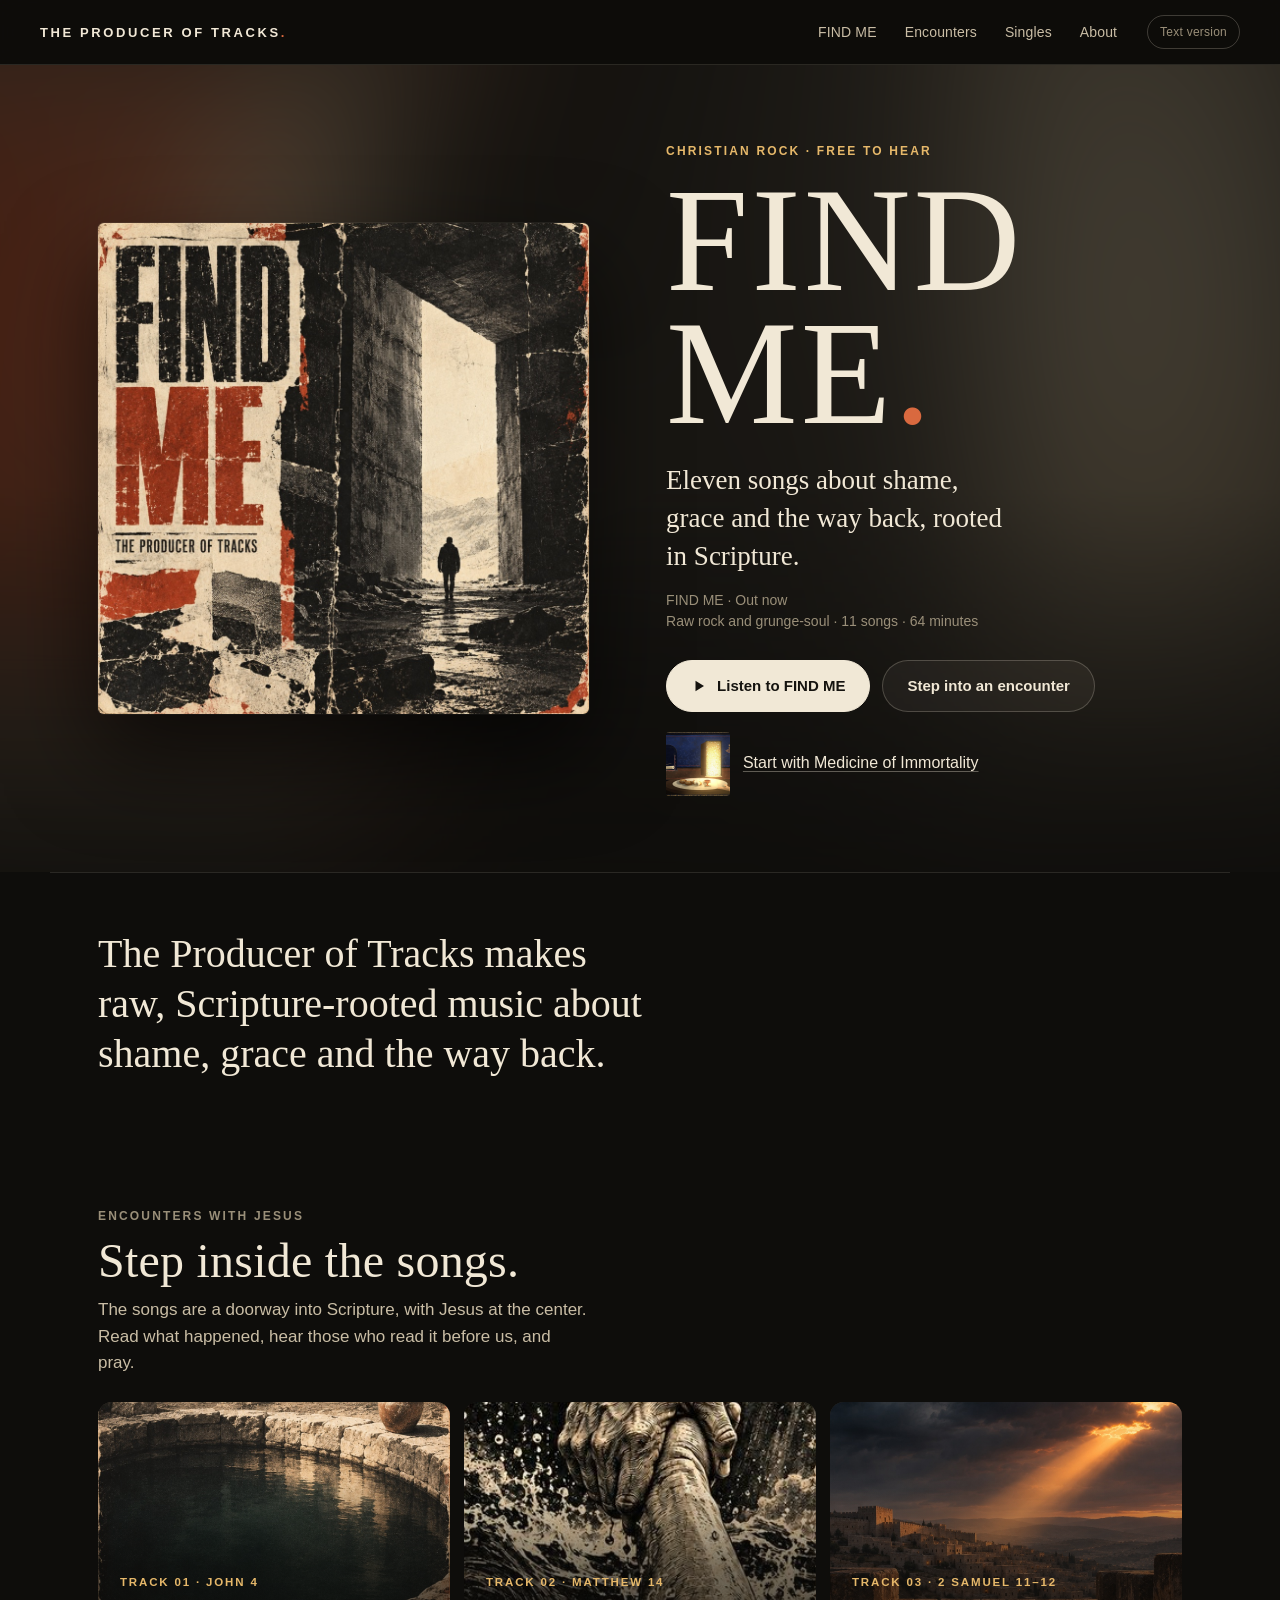
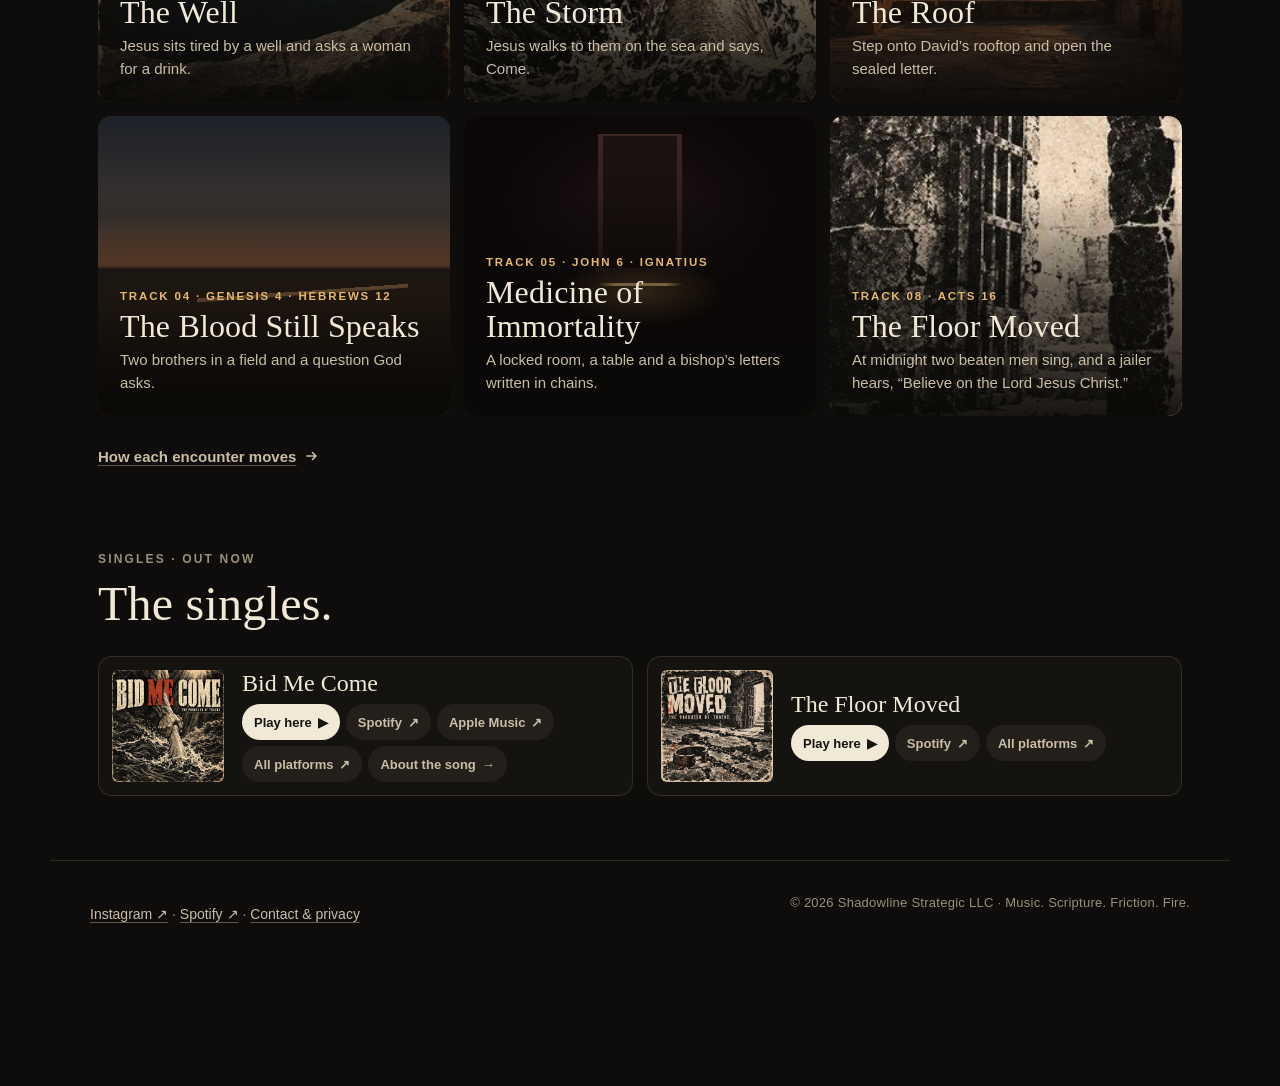
<file: index.html>
<!doctype html>
<html lang="en">
<head>
<meta charset="utf-8">
<meta http-equiv="Content-Security-Policy" content="default-src 'self'; script-src 'self' 'unsafe-inline'; style-src 'self' 'unsafe-inline'; img-src 'self' data: blob:; media-src 'self' blob:; font-src 'self' data:; connect-src 'self' https://tpot-listens.shadowline-strategic-llc.workers.dev; frame-src 'self' https://www.youtube-nocookie.com; worker-src 'self'; manifest-src 'self'; object-src 'none'; base-uri 'self'; form-action 'self'; upgrade-insecure-requests">
<meta name="referrer" content="strict-origin-when-cross-origin">
<script src="/assets/tpot-measure.js?v=c161634ffb" data-endpoint="https://tpot-listens.shadowline-strategic-llc.workers.dev/e" defer></script>
<meta name="viewport" content="width=device-width, initial-scale=1, viewport-fit=cover">
<meta name="theme-color" content="#0e0d0b">
<title>The Producer of Tracks · Christian rock · FIND ME (2026)</title>
<meta name="description" content="Christian rock from The Producer of Tracks. FIND ME (2026): eleven songs about shame, grace and the way back, rooted in Scripture. Free to hear.">
<link rel="canonical" href="https://theproduceroftracks.com/">
<meta property="og:type" content="website">
<meta property="og:site_name" content="The Producer of Tracks">
<meta property="og:url" content="https://theproduceroftracks.com/">
<meta property="og:title" content="The Producer of Tracks · Christian rock · FIND ME (2026)">
<meta property="og:description" content="Christian rock from The Producer of Tracks. FIND ME (2026): eleven songs about shame, grace and the way back, rooted in Scripture. Free to hear.">
<meta property="og:image" content="https://theproduceroftracks.com/assets/find-me-cover.jpg">
<meta property="og:image:type" content="image/jpeg">
<meta property="og:image:width" content="1000">
<meta property="og:image:height" content="1000">
<meta property="og:image:alt" content="Find Me album cover: a lone figure walks through a stone passage toward the light">
<meta name="twitter:card" content="summary">
<meta name="twitter:title" content="The Producer of Tracks · Christian rock · FIND ME (2026)">
<meta name="twitter:description" content="Christian rock from The Producer of Tracks. FIND ME (2026): eleven songs about shame, grace and the way back, rooted in Scripture. Free to hear.">
<meta name="twitter:image" content="https://theproduceroftracks.com/assets/find-me-cover.jpg">
<script type="application/ld+json">{"@context":"https://schema.org","@graph":[{"@type":"WebSite","@id":"https://theproduceroftracks.com/#website","name":"The Producer of Tracks","alternateName":"TPoT","url":"https://theproduceroftracks.com/","inLanguage":"en","publisher":{"@id":"https://theproduceroftracks.com/#artist"}},{"@type":"MusicGroup","@id":"https://theproduceroftracks.com/#artist","name":"The Producer of Tracks","alternateName":"TPoT","url":"https://theproduceroftracks.com/","genre":["Christian rock","Alternative rock","Grunge"],"description":"Christian rock from The Producer of Tracks: raw rock and grunge-soul rooted in Scripture. Written, composed and produced by Patrick Hernandez.","image":"https://theproduceroftracks.com/assets/find-me-cover.jpg","member":{"@type":"Person","name":"Patrick Hernandez"},"sameAs":["https://open.spotify.com/artist/1ugF10HJT8Hcqgys5B0rYj","https://music.apple.com/us/artist/the-producer-of-tracks/6820142217","https://www.youtube.com/channel/UCHwaMG_W2n-3c8MF84aIp_A","https://www.instagram.com/theproduceroftracks/","https://www.tiktok.com/@theproduceroftracks","https://www.wikidata.org/wiki/Q142285561","https://musicbrainz.org/artist/1977cade-bb32-4711-8c59-2b88518c598c","https://genius.com/artists/The-producer-of-tracks"],"album":{"@id":"https://theproduceroftracks.com/find-me/#album"}}]}</script>
<link rel="manifest" href="manifest.webmanifest">
<link rel="icon" href="icons/favicon-32.png" sizes="32x32" type="image/png">
<link rel="apple-touch-icon" href="icons/apple-touch-icon.png">
<meta name="apple-mobile-web-app-capable" content="yes">
<meta name="mobile-web-app-capable" content="yes">
<meta name="apple-mobile-web-app-title" content="TPoT">
<meta name="apple-mobile-web-app-status-bar-style" content="black-translucent">
<link rel="stylesheet" href="styles.css?v=roof-live">
<link rel="stylesheet" href="/assets/tpot-2026.css?v=1">
<script>document.documentElement.classList.add('js')</script>
<script src="/assets/give.js" defer></script>
</head>
<body>
<a class="skip" href="#main">Skip to content</a>

<header class="top">
  <a class="brand" href="#home" data-go="home">The Producer of Tracks<span>.</span></a>
  <nav class="site-nav" aria-label="Site"><a href="/find-me/">FIND ME</a><a href="#rooms">Encounters</a><a href="#listen">Singles</a><a href="#about">About</a></nav>
  <button class="textmode" type="button" aria-pressed="false" data-textmode>Text version</button>
</header>

<main id="main">

<!-- ============ HOME ============ -->
<section class="view hx" id="home" data-view="home" aria-labelledby="home-h">
  <h1 id="home-h" class="visually-hidden">The Producer of Tracks</h1>
  <div class="hx-hero">
    <div class="hx-glow" aria-hidden="true"></div>
    <a class="hx-cover" href="/find-me/" tabindex="-1" aria-hidden="true"><img src="/assets/find-me-cover.jpg" width="1000" height="1000" alt="" fetchpriority="high"></a>
    <div class="hx-copy">
      <div class="hx-titleblock"><p class="hx-kicker">Christian rock · Free to hear</p>
      <h2 class="hx-title">FIND ME<span>.</span></h2></div>
      <p class="hx-lede">Eleven songs about shame, grace and the way back, rooted in Scripture.</p>
      <p class="hx-meta">FIND ME · Out now<br>Raw rock and grunge-soul · 11 songs · 64 minutes</p>
      <div class="hx-actions">
        <a class="hx-btn hx-btn-primary" href="/find-me/"><svg viewBox="0 0 16 16" aria-hidden="true"><path d="M4.5 2.8v10.4L13 8z" fill="currentColor"/></svg> Listen to FIND ME</a>
        <a class="hx-btn" href="#rooms">Step into an encounter</a>
      </div>
      <a class="hx-current-song" href="/medicine/"><img src="/medicine/scene/lit.jpg" width="64" height="64" alt="" loading="lazy"><span>Start with Medicine of Immortality</span></a>
    </div>
  </div>

  <div class="continue" data-continue hidden>
    <a href="#rooms"><span class="eyebrow">Pick up where you left off</span><strong data-continue-title></strong><span data-continue-place></span><span class="continue-go" aria-hidden="true">→</span></a>
  </div>

  <div class="hx-statement"><p>The Producer of Tracks makes raw, Scripture-rooted music about shame, grace and the way back.</p></div>

  <section class="hx-section" aria-labelledby="hx-enc-h">
    <div class="hx-head">
      <p class="hx-kicker">Encounters with Jesus</p>
      <h2 class="hx-h" id="hx-enc-h">Step inside the songs.</h2>
      <p class="hx-sub">The songs are a doorway into Scripture, with Jesus at the center. Read what happened, hear those who read it before us, and pray.</p>
    </div>
    <ol class="hx-enc">
      <li><a class="hx-card" href="/well/"><span class="hx-art hx-art-well" aria-hidden="true"></span><span class="hx-go" aria-hidden="true"><svg viewBox="0 0 16 16" aria-hidden="true"><path d="M3 8h9M8.5 4.5 12 8l-3.5 3.5" fill="none" stroke="currentColor" stroke-width="1.6" stroke-linecap="round" stroke-linejoin="round"/></svg></span><span class="hx-card-text"><span class="hx-num">Track 01 · John 4</span><strong>The Well</strong><span class="hx-card-line">Jesus sits tired by a well and asks a woman for a drink.</span></span></a></li>
      <li><a class="hx-card" href="#storm" data-room-card="storm"><span class="hx-art hx-art-storm" aria-hidden="true"></span><span class="hx-go" aria-hidden="true"><svg viewBox="0 0 16 16" aria-hidden="true"><path d="M3 8h9M8.5 4.5 12 8l-3.5 3.5" fill="none" stroke="currentColor" stroke-width="1.6" stroke-linecap="round" stroke-linejoin="round"/></svg></span><span class="hx-card-text"><span class="hx-num">Track 02 · Matthew 14</span><strong>The Storm</strong><span class="hx-card-line">Jesus walks to them on the sea and says, Come.</span><span class="room-state" data-room-state hidden></span></span></a></li>
      <li><a class="hx-card" href="/roof/"><span class="hx-art hx-art-roof" aria-hidden="true"></span><span class="hx-go" aria-hidden="true"><svg viewBox="0 0 16 16" aria-hidden="true"><path d="M3 8h9M8.5 4.5 12 8l-3.5 3.5" fill="none" stroke="currentColor" stroke-width="1.6" stroke-linecap="round" stroke-linejoin="round"/></svg></span><span class="hx-card-text"><span class="hx-num">Track 03 · 2 Samuel 11–12</span><strong>The Roof</strong><span class="hx-card-line">Step onto David’s rooftop and open the sealed letter.</span></span></a></li>
      <li><a class="hx-card" href="/blood/"><span class="hx-art hx-art-blood" aria-hidden="true"></span><span class="hx-go" aria-hidden="true"><svg viewBox="0 0 16 16" aria-hidden="true"><path d="M3 8h9M8.5 4.5 12 8l-3.5 3.5" fill="none" stroke="currentColor" stroke-width="1.6" stroke-linecap="round" stroke-linejoin="round"/></svg></span><span class="hx-card-text"><span class="hx-num">Track 04 · Genesis 4 · Hebrews 12</span><strong>The Blood Still Speaks</strong><span class="hx-card-line">Two brothers in a field and a question God asks.</span></span></a></li>
      <li><a class="hx-card" href="/medicine/"><span class="hx-art hx-art-medicine" aria-hidden="true"></span><span class="hx-go" aria-hidden="true"><svg viewBox="0 0 16 16" aria-hidden="true"><path d="M3 8h9M8.5 4.5 12 8l-3.5 3.5" fill="none" stroke="currentColor" stroke-width="1.6" stroke-linecap="round" stroke-linejoin="round"/></svg></span><span class="hx-card-text"><span class="hx-num">Track 05 · John 6 · Ignatius</span><strong>Medicine of Immortality</strong><span class="hx-card-line">A locked room, a table and a bishop’s letters written in chains.</span></span></a></li>
      <li><a class="hx-card" href="#floor" data-room-card="floor"><span class="hx-art hx-art-floor" aria-hidden="true"></span><span class="hx-go" aria-hidden="true"><svg viewBox="0 0 16 16" aria-hidden="true"><path d="M3 8h9M8.5 4.5 12 8l-3.5 3.5" fill="none" stroke="currentColor" stroke-width="1.6" stroke-linecap="round" stroke-linejoin="round"/></svg></span><span class="hx-card-text"><span class="hx-num">Track 08 · Acts 16</span><strong>The Floor Moved</strong><span class="hx-card-line">At midnight two beaten men sing, and a jailer hears, “Believe on the Lord Jesus Christ.”</span><span class="room-state" data-room-state hidden></span></span></a></li>
    </ol>
    <p class="hx-more"><a href="#rooms">How each encounter moves <svg viewBox="0 0 16 16" aria-hidden="true"><path d="M3 8h9M8.5 4.5 12 8l-3.5 3.5" fill="none" stroke="currentColor" stroke-width="1.6" stroke-linecap="round" stroke-linejoin="round"/></svg></a></p>
  </section>

  <section class="hx-section" aria-labelledby="singles-h">
    <div class="hx-head"><p class="hx-kicker">Singles · out now</p><h2 class="hx-h" id="singles-h">The singles.</h2></div>
    <div class="hx-singles-row">
      <div class="hx-single">
        <img src="assets/bid-me-come.jpg" width="112" height="112" alt="Bid Me Come single cover: a hand grips a forearm rising out of a storm sea, engraved in cream and black" loading="lazy">
        <div><p class="hx-single-title"><a href="/bid-me-come/">Bid Me Come</a></p>
        <p class="hx-chips"><a class="is-primary" href="#listen">Play here <span aria-hidden="true">▶</span></a><a href="https://open.spotify.com/track/58xMKg0IJb6fF8shOg2Est" rel="noopener">Spotify <span aria-hidden="true">↗</span></a><a href="https://music.apple.com/us/album/bid-me-come-single/6826379425" rel="noopener">Apple Music <span aria-hidden="true">↗</span></a><a href="https://distrokid.com/hyperfollow/theproduceroftracks/bid-me-come" rel="noopener">All platforms <span aria-hidden="true">↗</span></a><a href="/bid-me-come/">About the song <span aria-hidden="true">→</span></a></p></div>
      </div>
      <div class="hx-single">
        <img src="assets/the-floor-moved.jpg" width="112" height="112" alt="The Floor Moved single cover" loading="lazy">
        <div><p class="hx-single-title">The Floor Moved</p>
        <p class="hx-chips"><a class="is-primary" href="#listen">Play here <span aria-hidden="true">▶</span></a><a href="https://open.spotify.com/track/5FcwX0U00KvAmC18lY7q8A" rel="noopener">Spotify <span aria-hidden="true">↗</span></a><a href="https://distrokid.com/hyperfollow/theproduceroftracks/the-floor-moved" rel="noopener">All platforms <span aria-hidden="true">↗</span></a></p></div>
      </div>
    </div>
  </section>

<section class="give" aria-labelledby="give-h-home" data-give hidden><h2 class="give-line" id="give-h-home">Help make what comes next.</h2><p class="give-text">The music is free to hear. If it means something to you and you’d like to support more music and the world around it, you can contribute here.</p><a class="give-btn" data-give-link target="_blank" rel="noopener">Support the music <span aria-hidden="true">↗</span><span class="visually-hidden"> (opens in a new tab)</span></a><p class="give-note">Optional, one-time support. Received by Shadowline Strategic LLC, the company behind The Producer of Tracks.</p></section>
</section>

<!-- ============ ENCOUNTERS (world room) ============ -->
<section class="view rooms" id="rooms" data-view="rooms" aria-labelledby="rooms-h">
  <p class="eyebrow">Encounters</p>
  <h2 id="rooms-h">ENCOUNTERS WITH JESUS<span>.</span></h2>
  <p class="rooms-lede">The songs are a doorway into Scripture, with Jesus at the center. In the Gospels He meets people face to face: on the water, at a well. In Acts the risen Lord works through His apostles, and a prison at midnight hears His name.</p>
  <ol class="way" aria-label="How each encounter moves">
    <li>Read what happened</li><li>Understand it with those who read it before us</li><li>Turn back to Him</li><li>Receive His grace</li><li>Pray</li><li>Bring it to someone</li>
  </ol>
  <div class="room-cards">
    <a class="room-card" data-room-card="storm" href="#storm">
      <span class="room-art storm-a" aria-hidden="true"></span>
      <span class="room-text"><span class="eyebrow">Matthew 14 · Bid Me Come</span><strong>THE STORM</strong><span>Jesus walks to them on the sea and says, Come. When Peter sinks, His hand is already reaching.</span><span class="room-state" data-room-state hidden></span></span>
    </a>
    <a class="room-card" data-room-card="floor" href="#floor">
      <span class="room-art floor-a" aria-hidden="true"></span>
      <span class="room-text"><span class="eyebrow">Acts 16 · The Floor Moved</span><strong>THE FLOOR MOVED</strong><span>In Jesus’ name a girl is delivered. At midnight two beaten men sing, and a jailer hears, “Believe on the Lord Jesus Christ.”</span><span class="room-state" data-room-state hidden></span></span>
    </a>
    <a class="room-card" href="/well/">
      <span class="room-art well-a" aria-hidden="true"></span>
      <span class="room-text"><span class="eyebrow">John 4 · The Well</span><strong>THE WELL</strong><span>Jesus sits tired by a well and asks a woman for a drink. He already knows her, and He offers living water.</span><span class="room-state" data-room-state hidden></span></span>
    </a>
    <a class="room-card" href="/roof/">
      <span class="room-art roof-a" aria-hidden="true"></span>
      <span class="room-text"><span class="eyebrow">2 Samuel 11-12 · The Roof</span><strong>THE ROOF</strong><span>Step onto David’s rooftop and open the sealed letter.</span></span>
    </a>
    <a class="room-card" href="/medicine/">
      <span class="room-art medicine-a" aria-hidden="true"></span>
      <span class="room-text"><span class="eyebrow">John 6 · Ignatius of Antioch · Medicine of Immortality</span><strong>MEDICINE OF IMMORTALITY</strong><span>A locked room, a table and a bishop’s letters written in chains. What keeps your hand closed?</span></span>
    </a>
    <a class="room-card" href="/blood/">
      <span class="room-art blood-a" aria-hidden="true"></span>
      <span class="room-text"><span class="eyebrow">Genesis 4 · Hebrews 12 · The Blood Still Speaks</span><strong>THE BLOOD STILL SPEAKS</strong><span>Two brothers in a field and a question God asks. Who speaks in the story? Genesis records no spoken words from Abel.</span></span>
    </a>
  </div>
  <div class="rooms-foot">
    <div class="together-card">
      <p class="eyebrow">Better with someone</p>
      <p>Faith was never meant to be a solo listen. Bring a friend, your family or your small group through one song and one encounter.</p>
      <button type="button" class="button" data-world-panel="together">Listen with someone</button>
    </div>
    <div class="install-wrap" data-install-wrap>
      <p class="eyebrow">Keep it close</p>
      <p>Put TPoT on your home screen. The encounters and readings open even without a connection.</p>
      <button type="button" class="button" data-install>Add to home screen</button>
      <p class="install-note" data-install-note></p>
    </div>
  </div>
</section>

<section class="view storm" id="storm" data-view="storm" aria-labelledby="storm-title">
  <div class="storm-crossing" data-storm-crossing>
    <nav class="storm-path" aria-label="Storm navigation">
      <a href="/well/#arrival"><span aria-hidden="true">←</span> The Well</a>
      <a href="#storm-witness" data-storm-step>Matthew 14 <span aria-hidden="true">→</span></a>
      <button type="button" data-storm-opening aria-label="Play Bid Me Come excerpt" hidden>Listen</button>
    </nav>
    <audio data-storm-excerpt src="assets/storm-excerpt-e3b.mp3" preload="none"></audio>
    <div class="storm-scene-heading">
      <p class="eyebrow">Matthew 14 · <a href="#storm-audio" data-storm-step>Bid Me Come</a></p>
      <h1 id="storm-title">The Storm.</h1>
    </div>
    <div class="storm-plate">
      <div class="storm-sea" aria-hidden="true"></div>
      <div class="storm-reach" role="img" aria-label="An outstretched hand catches Peter above the waves"></div>
      <div class="storm-surge" aria-hidden="true"></div>
      <a class="storm-touch" href="#storm-hand" data-storm-step data-storm-touch>
        <span>Lord, save me. <span aria-hidden="true">↑</span></span>
      </a>
    </div>
    <div class="storm-cry-copy">
      <p>Peter steps toward Jesus. Then he sees the wind and starts to sink.</p>
      <p class="storm-hint">Tap the water to call out with Peter.</p>
    </div>
    <div class="storm-answer" id="storm-hand">
      <h2>He caught him.</h2>
      <p>Jesus reaches for Peter while the wind is still blowing.</p>
      <nav class="storm-actions" aria-label="After the rescue">
        <a class="button primary" href="#storm-witness" data-storm-step>Read with the early Church <span aria-hidden="true">→</span></a>
        <a class="storm-back" href="#storm" data-storm-back><span aria-hidden="true">←</span> Back to the boat</a>
      </nav>
    </div>
  </div>

  <section class="storm-witness" id="storm-witness" aria-labelledby="storm-witness-title">
    <a class="storm-back" href="#storm-hand" data-storm-back data-storm-reading-back><span aria-hidden="true">←</span> <span data-storm-reading-back-label>Back to the hand</span></a>
    <h2 id="storm-witness-title">Who is this on the water?</h2>
    <p>Stay with Matthew’s account, then hear its echoes in the apostolic writings and the early Church.</p>
    <div class="storm-sources">
      <details name="storm-witness"><summary><span><small>Matthew 14:24-33 · King James Version</small>From fear to worship</span><span aria-hidden="true">+</span></summary><div class="storm-source-copy"><p>But the ship was now in the midst of the sea, tossed with waves: for the wind was contrary. And in the fourth watch of the night Jesus went unto them, walking on the sea. And when the disciples saw him walking on the sea, they were troubled, saying, It is a spirit; and they cried out for fear. But straightway Jesus spake unto them, saying, Be of good cheer; it is I; be not afraid.</p><p>And Peter answered him and said, Lord, if it be thou, bid me come unto thee on the water. And he said, Come. And when Peter was come down out of the ship, he walked on the water, to go to Jesus.</p><p>But when he saw the wind boisterous, he was afraid; and beginning to sink, he cried, saying, Lord, save me.</p><p>And immediately Jesus stretched forth his hand, and caught him, and said unto him, O thou of little faith, wherefore didst thou doubt?</p><p>And when they were come into the ship, the wind ceased. Then they that were in the ship came and worshipped him, saying, Of a truth thou art the Son of God.</p></div></details>
      <details name="storm-witness">
        <summary><span><small>Apostolic witness</small>Peter meets Jesus at the water again</span><span aria-hidden="true">+</span></summary>
        <div class="storm-source-copy">
          <p>In John 21, after the resurrection, Peter hears that it is the Lord on the shore and throws himself into the sea to reach Him. After breakfast Jesus asks Peter whether he loves Him and entrusts him with the care of His sheep. Read it alongside the call in Matthew 14. What does Jesus ask of the man He once lifted out of the waves?</p>
          <p>First Peter asks the churches to put their anxieties in God’s hands because He cares for them. Hear Peter’s cry again with that invitation in mind.</p>
          <a href="https://bible.usccb.org/bible/john/21">John 21:4-17 ↗</a>
          <a href="https://www.newadvent.org/bible/1pe005.htm">1 Peter 5:6-10 ↗</a>
        </div>
      </details>
      <details name="storm-witness">
        <summary><span><small>Origen of Alexandria · Third century</small>Christ reaches while Peter is still speaking</span><span aria-hidden="true">+</span></summary>
        <div class="storm-source-copy">
          <p>Origen asks readers to recognize a Peter among themselves: someone who truly wants to come to Christ and still gets frightened. He draws attention to the timing. Christ stretches out His hand while Peter is still crying out. Read verses 30 and 31 aloud. How much time passes between the cry and the answer?</p>
          <a href="https://www.newadvent.org/fathers/101611.htm">Commentary on Matthew, book 11, §6 ↗</a>
        </div>
      </details>
      <details name="storm-witness">
        <summary><span><small>John Chrysostom · Fourth century</small>Peter wants to be near Jesus</span><span aria-hidden="true">+</span></summary>
        <div class="storm-source-copy">
          <p>Chrysostom pays attention to Peter’s request: he asks to come to Jesus. The wonder of walking on water matters because of whom Peter wants to reach. Chrysostom also observes that Christ catches Peter before quieting the wind. He compares the catch to a mother bird carrying a falling nestling back to its nest.</p>
          <a href="https://www.newadvent.org/fathers/200150.htm">Homily 50 on Matthew, §2 ↗</a>
        </div>
      </details>
      <details name="storm-witness">
        <summary><span><small>Augustine of Hippo · Early fifth century</small>Peter stands for the whole Church</span><span aria-hidden="true">+</span></summary>
        <div class="storm-source-copy">
          <p>Augustine hears the whole Church in Peter’s story, with both its strength and its weakness. The same disciple trusts, falters, and calls for help. Augustine asks the strong to bear with the weak. Who could you stand beside this week while they find their footing?</p>
          <a href="https://www.newadvent.org/fathers/160326.htm">Sermon 26 on the New Testament, §§1, 4, 8 ↗</a>
        </div>
      </details>
    </div>
    <nav class="storm-actions" aria-label="After the reading">
      <a class="button primary" href="#storm-prayer" data-storm-step>Pray Peter’s words <span aria-hidden="true">→</span></a>
      <a class="storm-back" href="#storm-m1" data-storm-step>See the illustrated encounter <span aria-hidden="true">↓</span></a>
    </nav>
  </section>
<div class="storm-dock"><button type="button" data-storm-player>Bid Me Come · Music controls ↑</button><button type="button" data-storm-stop>Stop music</button></div>
<div class="storm-audio" id="storm-audio"><h2>Bid Me Come</h2><div class="player" data-yt="t57ehuztoIM" data-title="Bid Me Come (approved full recording)"><button type="button" class="play">▶ Play Bid Me Come</button><a class="fallback" href="https://www.youtube.com/watch?v=t57ehuztoIM" rel="noopener">Open on YouTube ↗</a></div><p class="note">Press play, then scroll. The song continues through all five movements.</p></div><article class="storm-movement" id="storm-m1" data-room="storm" data-move="1" aria-labelledby="storm-1-h"><div class="storm-art sea" role="img" aria-label="Rough engraved sea from the approved cover"></div><div class="storm-words"><p class="eyebrow">01 / BID ME COME</p><h2 id="storm-1-h">THE STORM</h2><p class="storm-original">The storm around us. The storm inside us.</p><blockquote>…the ship was now in the midst of the sea, tossed with waves: for the wind was contrary.</blockquote><cite>Matthew 14:24 · KJV</cite></div></article><article class="storm-movement" id="storm-m2" data-room="storm" data-move="2" aria-labelledby="storm-2-h"><div class="storm-art sea" role="img" aria-label="Rough engraved sea from the approved cover"></div><div class="storm-words"><p class="eyebrow">02 / BID ME COME</p><h2 id="storm-2-h">RECOGNITION</h2><blockquote>Be of good cheer; it is I; be not afraid.</blockquote><cite>Matthew 14:27 · KJV</cite></div></article><article class="storm-movement" id="storm-m3" data-room="storm" data-move="3" aria-labelledby="storm-3-h"><div class="storm-art sea" role="img" aria-label="Rough engraved sea from the approved cover"></div><div class="storm-words"><p class="eyebrow">03 / BID ME COME</p><h2 id="storm-3-h">COME</h2><blockquote>Lord, if it be thou, bid me come unto thee on the water. And he said, Come.</blockquote><cite>Matthew 14:28-29 · KJV</cite></div></article><article class="storm-movement" id="storm-m4" data-room="storm" data-move="4" aria-labelledby="storm-4-h"><div class="storm-art hand" role="img" aria-label="A hand grips a forearm above rough water"></div><div class="storm-words"><p class="eyebrow">04 / BID ME COME</p><h2 id="storm-4-h">THE CRY AND THE HAND</h2><blockquote>…beginning to sink, he cried, saying, Lord, save me. And immediately Jesus stretched forth his hand, and caught him…</blockquote><cite>Matthew 14:30-31 · KJV</cite><p class="storm-original">You&#x27;ve seen this hand before. Here it is holding you, and the sea is still rough.</p></div></article><article class="storm-movement" id="storm-m5" data-room="storm" data-move="5" aria-labelledby="storm-5-h"><div class="storm-art whole" role="img" aria-label="Complete approved Bid Me Come cover"></div><div class="storm-words"><p class="eyebrow">05 / BID ME COME</p><h2 id="storm-5-h">THE RETURN</h2><blockquote>And when they were come into the ship, the wind ceased. Then they that were in the ship came and worshipped him…</blockquote><cite>Matthew 14:32-33 · KJV</cite><p class="storm-original">What has grown louder than the mercy you&#x27;ve seen?</p><p class="storm-original">Grief and fear may still be in the boat. Bring them to him. Turn back, ask for mercy, and keep coming with others to worship. Day by day, he keeps making us new.</p></div></article><div class="storm-readings"><h2>Stay with the passage</h2><details><summary>Mark tells it differently</summary><p>Mark 6:50–52 (KJV): &quot;…Be of good cheer: it is I; be not afraid. And he went up unto them into the ship; and the wind ceased: and they were sore amazed in themselves beyond measure, and wondered. For they considered not the miracle of the loaves: for their heart was hardened.&quot;</p><p>Mark 6:48 (KJV, part): &quot;And he saw them toiling in rowing; for the wind was contrary unto them…&quot;</p><p>Mark&#x27;s account doesn&#x27;t include Peter walking on the water. It adds something else: these disciples had just seen the loaves multiplied and still didn&#x27;t understand. Seeing a miracle and still struggling to trust is an old story.</p></details><details><summary>Who read it before us</summary><p>TWO VOICES FROM THE EARLY CHURCH</p><p>Two readers among many. One preached in Greek at Antioch, one in Latin in North Africa. They read the same passage in their own ways, and they&#x27;re not presented here as one agreed interpretation.</p><p>John Chrysostom · c. 347–407 · Homilies on the Gospel of Matthew, Homily 50</p><p>Why he wrote: he preached on these verses to his congregation as he worked through Matthew.</p><p>&quot;For neither did he say, Bid me walk on the water, but what? Bid me come unto You.&quot;</p><p>&quot;For he not only believed that He was able Himself to walk on the sea, but that He could lead upon it others also; and he longs to be quickly near Him.&quot;</p><p>&quot;And for this reason, you see, even when He had caught hold of Him, He suffers the wind to blow, showing that no hurt comes thereby, when faith is steadfast. And as when a nestling has come out of the nest before the time, and is on the point of falling, its mother bears it on her wings, and brings it back to the nest; even so did Christ.&quot;</p><p>Paraphrase: Chrysostom is also frank that Peter&#x27;s weakness of faith, not the wind, made him sink. He holds that honestly together with the gentleness of the catch.</p><p>Augustine of Hippo · 354–430 · Sermon 26 on the New Testament (also numbered 76), §§1, 8</p><p>Why he wrote: a sermon on this Gospel reading, preached to his congregation.</p><p>&quot;When he looked for strength from the Lord, he had strength from the Lord; as a man he tottered, but he returned to the Lord.&quot;</p><p>&quot;Your mercy, Lord, helped me. Not my own strength, but Your mercy.&quot;</p><p>Paraphrase: for Augustine, Peter here stands for the whole Church, &quot;the type of the One Church&quot; . Peter isn&#x27;t a lone hero. He stands for all of us together.</p></details><details class="storm-word-study" id="behind-the-words"><summary>Behind the words · Greek, context &amp; prayer</summary>
<p>Matthew comes to us in Koine Greek, the common Greek of its era. These are brief study notes, not a replacement translation. Word meaning comes from usage and the surrounding passage. The reflections below are invitations for today, not additional meanings hidden in the Greek.</p>
<p><strong>The setting.</strong> This crossing follows the feeding of the crowd. Jesus sends the disciples ahead and withdraws to pray. The “fourth watch” places his approach near dawn, roughly 3-6 a.m. The danger is real water and wind before it becomes an image for our lives. <a href="https://classic.net.bible.org/passage.php?passage=mat+14%3A25-31" rel="noopener">NET translation note</a> · <a href="https://bible.usccb.org/bible/matthew/14" rel="noopener">Matthew 14 and historical notes</a></p>
<section aria-labelledby="word-courage"><h3 id="word-courage">01 / “Be of good cheer”</h3>
<p><span lang="grc">θαρσεῖτε</span> <i>tharseite</i>, from <i>tharseō</i> · Matthew 14:27</p>
<p><strong>Language.</strong> An encouragement to take courage. The older English “cheer” need not mean feeling happy. Jesus addresses frightened disciples before the wind has ceased.</p>
<p><strong>Reflect.</strong> Courage can begin by turning toward Christ while fear is still present. This is an application of the scene, not a promise that distress disappears on command.</p>
<p class="word-source"><a href="https://www.billmounce.com/greek-dictionary/tharseo" rel="noopener">Mounce: tharseō, including Matthew 14:27</a></p></section>
<section aria-labelledby="word-presence"><h3 id="word-presence">02 / “It is I”</h3>
<p><span lang="grc">ἐγώ εἰμι</span> <i>egō eimi</i> · Matthew 14:27</p>
<p><strong>Language and interpretation.</strong> Literally “I am,” here identifying Jesus to the disciples. The USCCB notes connect Matthew to Mark 6:50 and a possible echo of God's self-revelation in Exodus and Isaiah. That connection is an interpretation of the biblical setting, not something these two Greek words prove by themselves.</p>
<p><strong>Reflect.</strong> Whom am I listening for in the storm?</p>
<p class="word-source"><a href="https://bible.usccb.org/bible/matthew/14" rel="noopener">Matthew 14:27 note</a> · <a href="https://bible.usccb.org/bible/mark/6" rel="noopener">Mark 6:50 note</a></p></section>
<section aria-labelledby="word-doubt"><h3 id="word-doubt">03 / “Why did you doubt?”</h3>
<p><span lang="grc">ἐδίστασας</span> <i>edistasas</i>, from <i>distazō</i> · Matthew 14:31</p>
<p><strong>Language.</strong> <i>Distazō</i> can mean doubt, waver or hesitate. Its other New Testament occurrence is Matthew 28:17. Here Jesus also calls Peter <span lang="grc">ὀλιγόπιστε</span>, <i>oligopiste</i>: one of little faith. The rebuke is real; so is the immediate rescue. Neither word makes grief itself a measure of unbelief.</p>
<p><strong>Reflect.</strong> Peter's cry still turns toward Jesus. What would it mean to ask for help before I have resolved everything?</p>
<p class="word-source"><a href="https://www.billmounce.com/greek-dictionary/distazo" rel="noopener">Mounce: distazō</a> · <a href="https://www.billmounce.com/greek-dictionary/oligopistos" rel="noopener">Mounce: oligopistos</a></p></section>
<p><strong>Our reflection. What the worship reveals.</strong> Matthew ends with the disciples worshipping Jesus in the boat and saying, &quot;Of a truth thou art the Son of God&quot; (14:33, KJV). In the Old Testament, it is God &quot;which alone spreadeth out the heavens, and treadeth upon the waves of the sea&quot; (Job 9:8, KJV). Matthew doesn&#x27;t quote Job, and linking them is an interpretation. But the disciples&#x27; response is clear: the one who walked to them on the water is the one they worship.</p><div class="storm-prayer"><h3>A moment for prayer</h3><p>Let the music continue, or stop it for quiet. If you wish, make Peter's words your own:</p><blockquote>Lord, save me.</blockquote><p>Matthew 14:30 · KJV</p><p>Stay with the words as long as you need. There is nothing to complete here.</p></div>
<div class="storm-together"><h3>Carry it into life together</h3><p>Listen with someone you trust. Share one line that stayed with you, and make room for their response. Bring the passage to prayer and conversation in your parish or congregation.</p></div>
</details><details><summary>Sources and translations</summary><p>Scripture: King James Version. Short extracts are marked with an ellipsis. Original reflections are separate from Scripture quotations.</p><p><a href="https://www.gutenberg.org/ebooks/10">KJV source</a> · <a href="https://www.newadvent.org/fathers/200150.htm">Chrysostom, Homily 50 on Matthew</a> · <a href="https://www.newadvent.org/fathers/160326.htm">Augustine, Sermon 26 (76)</a></p><p>Patristic quotations use the NPNF translations by George Prevost, revised by M. B. Riddle, and R. G. MacMullen (1888). Two distinct readings, not a claim of universal agreement.</p></details></div><div class="world-end" data-world-end="storm">
  <div id="storm-prayer" class="storm-prayer">
  <a class="storm-back" href="#storm-witness" data-storm-back><span aria-hidden="true">←</span> Back to the reading</a>
  <h2>Pray Peter’s words.</h2>
  <p class="world-pray"> <strong>“Lord, save me.”</strong> <cite>Matthew 14:30 · KJV</cite></p>
  <div class="world-end-actions">
    <a class="button primary" href="#floor">Next encounter: The Floor Moved <span aria-hidden="true">→</span></a>
    <a class="button" href="/roof/?from=storm">Visit The Roof <span aria-hidden="true">→</span></a>
    <button type="button" class="button keep" data-keep="storm" data-track="keep-toggle" aria-pressed="false"><span aria-hidden="true">✦</span> <span class="keep-label">Keep</span></button>
    <button type="button" class="button" data-world-panel="together">Listen with someone</button>
  </div>
  </div>
</div><div class="storm-exit"><a href="#listen">Hear the full recordings →</a><a href="#rooms">All encounters →</a><button type="button" data-storm-share>Share the storm</button><p data-storm-share-status role="status"></p></div></section>
<section class="view floor" id="floor" data-view="floor" aria-labelledby="floor-1-h"><div class="floor-dock"><span>The Floor Moved</span><a href="https://open.spotify.com/track/5FcwX0U00KvAmC18lY7q8A" target="_blank" rel="noopener">Listen on Spotify ↗</a><a href="https://www.youtube.com/watch?v=4XW7_2vHm1s" target="_blank" rel="noopener">Watch on YouTube ↗</a></div><p class="floor-helper">Start the song in another tab, then scroll.</p><nav class="floor-flow" aria-label="Explore The Floor Moved">
  <a class="button primary floor-flow-link" href="#floor-m1">Read the illustrated encounter ↓</a>
  <a class="button floor-flow-link" href="#floor-room">Enter the 3D room →</a>
  <a class="button floor-flow-link" href="#floor-m4">Go to Acts 16 →</a>
  <a class="button floor-flow-link" href="#storm-prayer"><span aria-hidden="true">←</span> The Storm</a>
  <a class="button floor-flow-link" href="#home">Back to FIND ME</a>
</nav>
<article class="floor-movement" id="floor-m1" data-room="floor" data-move="1" aria-labelledby="floor-1-h"><div class="floor-art wall" role="img" aria-label="Dark stone from the approved cover"></div><div class="floor-words"><p class="eyebrow">01 / THE FLOOR MOVED</p><h1 id="floor-1-h">BEFORE MIDNIGHT</h1><p class="floor-original">A girl used for what she could earn. The spirit left her in Jesus&#x27; name, and her owners saw only lost money. Two men beaten without a trial, their feet made fast in the stocks.</p></div></article><article class="floor-movement" id="floor-m2" data-room="floor" data-move="2" aria-labelledby="floor-2-h"><div class="floor-art stones" role="img" aria-label="Cracked prison floor"></div><div class="floor-words"><p class="eyebrow">02 / THE FLOOR MOVED</p><h2 id="floor-2-h">MIDNIGHT</h2><blockquote>And at midnight Paul and Silas prayed, and sang praises unto God: and the prisoners heard them.</blockquote><cite>Acts 16:25 · KJV</cite></div></article><article class="floor-movement" id="floor-m3" data-room="floor" data-move="3" aria-labelledby="floor-3-h"><div class="floor-art chains" role="img" aria-label="Shackles and chain"></div><div class="floor-words"><p class="eyebrow">03 / THE FLOOR MOVED</p><h2 id="floor-3-h">THE FLOOR MOVED</h2><blockquote>…immediately all the doors were opened, and every one&#x27;s bands were loosed.</blockquote><cite>Acts 16:26 · KJV</cite></div></article><article class="floor-movement" id="floor-m4" data-room="floor" data-move="4" aria-labelledby="floor-4-h"><div class="floor-art door" role="img" aria-label="Open prison door and light"></div><div class="floor-words"><p class="eyebrow">04 / THE FLOOR MOVED</p><h2 id="floor-4-h">WE ARE ALL HERE</h2><blockquote>Do thyself no harm: for we are all here.</blockquote><cite>Acts 16:28 · KJV</cite><p class="floor-original">The first thing their freedom did was protect the man who held the keys.</p></div><div class="floor-flow">
  <button type="button" class="button primary floor-flow-link" data-panel="floor-acts">Read Acts 16</button>
  <button type="button" class="button floor-flow-link" data-panel="floor-fathers">Read with Chrysostom</button>
  <a class="button floor-flow-link" href="#home">Return to FIND ME</a>
</div></article><article class="floor-movement" id="floor-m5" data-room="floor" data-move="5" aria-labelledby="floor-5-h"><div class="floor-art whole" role="img" aria-label="Complete approved The Floor Moved cover"></div><div class="floor-words"><p class="eyebrow">05 / THE FLOOR MOVED</p><h2 id="floor-5-h">THE WASHING AND THE TABLE</h2><blockquote>…he took them the same hour of the night, and washed their stripes; and was baptized, he and all his, straightway.</blockquote><cite>Acts 16:33 · KJV</cite><p class="floor-original">When the floor moves under you, who is in the dark beside you?</p><p class="floor-original">The wounds were washed the same night as the baptism. Grace didn&#x27;t pretend nothing had happened: in daylight Paul still named the injustice (16:37). Come to Christ as you are, turn back where you need to, and find a table with others. He keeps making strangers into one household.</p></div></article><div class="floor-depth"><h2>Stay with the passage</h2><div class="floor-panel-links"><button type="button" class="button" data-panel="floor-acts">Read Acts 16:16-40</button><button type="button" class="button" data-panel="floor-mysteries">The mysteries in the passage</button><button type="button" class="button" data-panel="floor-words">Behind the words</button><button type="button" class="button" data-panel="floor-fathers">Who read it before us</button><button type="button" class="button" data-panel="floor-prayer">Pray and reach out</button><button type="button" class="button" data-panel="floor-examples">Two examples for today</button><button type="button" class="button" data-panel="floor-sources">Sources</button></div></div><div class="world-end" data-world-end="floor">
  <p class="eyebrow">Before you go</p>
  <p class="world-pray">The jailer asked, “what must I do to be saved?” and was told, <strong>“Believe on the Lord Jesus Christ.”</strong> <cite>Acts 16:30–31 · KJV</cite></p><p><button type="button" class="linkish" data-panel="floor-prayer">Pray and reach out →</button></p>
  <div class="world-end-actions">
    <a class="button primary" href="/well/#arrival">Next encounter: The Well <span aria-hidden="true">→</span></a>
    <button type="button" class="button keep" data-keep="floor" data-track="keep-toggle" aria-pressed="false"><span aria-hidden="true">✦</span> <span class="keep-label">Keep</span></button>
    <button type="button" class="button" data-world-panel="together">Listen with someone</button>
  </div>
</div><div class="floor-exit"><a href="https://open.spotify.com/track/5FcwX0U00KvAmC18lY7q8A" target="_blank" rel="noopener">Listen on Spotify ↗</a><a href="https://www.youtube.com/watch?v=4XW7_2vHm1s" target="_blank" rel="noopener">Watch on YouTube ↗</a><a href="https://distrokid.com/hyperfollow/theproduceroftracks/the-floor-moved" rel="noopener">All platforms ↗</a><a href="#well">The Well →</a><a href="#storm">The Storm →</a><button type="button" data-floor-share>Share</button><p role="status" data-floor-share-status></p></div></section>
<section class="view" id="floor-room" data-view="floor-room" aria-labelledby="floor-room-h">
  <h2 id="floor-room-h">The Floor Moved</h2>
  <p>Interactive 3D room. The scene includes motion and plays without sound.</p>
  <nav class="floor-flow" aria-label="Room navigation">
    <a class="button floor-flow-link" href="#floor">Back to the encounter</a>
    <a class="button primary floor-flow-link" href="#floor-m4">Continue to Acts 16 →</a>
  </nav>
  <p class="floor-touch-hint">Swipe sideways to look. Use the room button to move forward. Swipe beside the scene to scroll the page.</p>
  <div data-floor-frame></div>
</section>

<!-- ============ LISTEN ============ -->
<section class="view" id="listen" data-view="listen" aria-labelledby="listen-h">
  <p class="eyebrow">01 / The listening station</p>
  <h2 id="listen-h">TURN IT UP<span>.</span> STAY A WHILE<span>.</span></h2>
  <article class="release" aria-labelledby="fm-h">
    <img src="/assets/find-me-cover.jpg" width="1000" height="1000" alt="FIND ME cover art showing a lone figure walking through a stone passage toward the light" loading="lazy">
    <div>
      <p class="eyebrow">The album</p>
      <h3 id="fm-h">FIND ME</h3>
      <p><a class="button primary" href="/find-me/">Listen to FIND ME <span aria-hidden="true">▶</span></a></p>
    </div>
  </article>

  <article class="release" aria-labelledby="bmc-h">
    <img src="assets/bid-me-come.jpg" width="720" height="720" alt="Bid Me Come cover" loading="lazy">
    <div>
      <p class="eyebrow">Out now · single</p>
      <h3 id="bmc-h">BID ME COME</h3>
      <div class="player" data-yt="t57ehuztoIM" data-title="Bid Me Come (full audio)">
        <button type="button" class="play">▶ Play here</button>
        <a class="fallback" href="https://www.youtube.com/watch?v=t57ehuztoIM" rel="noopener">Open on YouTube ↗</a>
      </div>
<a class="press-feature" href="https://bluestownmusic.nl/new-single-producer-of-tracks-bid-me-come/" rel="noopener">
  <span class="press-copy"><span class="press-kicker">Press · New single</span><strong>Featured in Bluestown Music</strong><span class="press-detail">Read the Bid Me Come feature</span></span>
  <span class="press-arrow" aria-hidden="true">↗</span>
</a>
      <p class="note" data-radio-until="2026-11-11T22:00:00Z" hidden>
        <a class="offer-link" href="https://www.arrow.nl/programming/bluestown" rel="noopener">Scheduled for Bluestown Radio on Arrow Classic Rock · Wednesday, November 11 · 3–5 p.m. ET / 9–11 p.m. Netherlands time</a>
      </p>
<a class="storm-entry" href="#storm"><span class="eyebrow">THE STORM</span><span>I have seen enough to trust You. Why am I still afraid?</span><strong>Step into the storm →</strong></a>      <ul class="links">
        <li><a href="https://open.spotify.com/track/58xMKg0IJb6fF8shOg2Est" rel="noopener">Spotify ↗</a></li>
        <li><a href="https://music.apple.com/us/album/bid-me-come-single/6826379425" rel="noopener">Apple Music ↗</a></li>
        <li><a href="https://distrokid.com/hyperfollow/theproduceroftracks/bid-me-come" rel="noopener">All platforms ↗</a></li>
      </ul>
    </div>
  </article>

  <article class="release" aria-labelledby="floor-h">
    <img src="assets/the-floor-moved.jpg" width="720" height="720" alt="The Floor Moved cover" loading="lazy">
    <div>
      <p class="eyebrow">Out now · single</p>
      <h3 id="floor-h">THE FLOOR MOVED</h3>
      <!-- embedding is disabled on this YouTube video (oEmbed 401), so link out instead of a non-working player -->
      <p class="player"><a class="button" href="https://www.youtube.com/watch?v=4XW7_2vHm1s" rel="noopener">▶ Watch on YouTube ↗</a></p>
      <ul class="links">
        <li><a href="https://open.spotify.com/track/5FcwX0U00KvAmC18lY7q8A" rel="noopener">Spotify ↗</a></li>
        <li><a href="https://distrokid.com/hyperfollow/theproduceroftracks/the-floor-moved" rel="noopener">All platforms ↗</a></li>
      </ul><a class="storm-entry" href="#floor"><span class="eyebrow">THE FLOOR MOVED</span><span>At midnight they sang.</span><strong>Step into the prison →</strong></a>
    </div>
  </article>

  <a class="next-link" href="#well" data-go="well">Step into the well <span aria-hidden="true">→</span></a>
</section>

<section class="view" id="find-me" data-view="find-me" aria-labelledby="find-me-title">
  <h2 id="find-me-title">FIND ME</h2>
  <p>Hear all 11 tracks in album order.</p>
  <p><a class="button primary" href="/find-me/">Listen to FIND ME <span aria-hidden="true">▶</span></a></p>
</section>

<!-- ============ THE WELL ============ -->
<section class="view well" id="well" data-view="well" aria-labelledby="well-h">
  <h2 id="well-h" class="visually-hidden">The well</h2>
  <nav class="steps" aria-label="Steps through the well">
    <ol>
      <li><a href="#well-1" data-step="1">Question</a></li>
      <li><a href="#well-2" data-step="2">Scripture</a></li>
      <li><a href="#well-3" data-step="3">Who read it</a></li>
      <li><a href="#well-4" data-step="4">Reflect</a></li>
      <li><a href="#well-5" data-step="5">Return</a></li>
    </ol>
  </nav>

  <!-- 1 -->
  <article class="step" id="well-1" data-stepview="1" aria-labelledby="s1-h">
    <div class="scene" aria-hidden="true"><img src="assets/doorway.jpg" width="540" height="976" alt=""></div>
    <div class="step-body">
      <p class="eyebrow">1 / The question</p>
      <h3 id="s1-h" class="question">What do you keep returning to that never satisfies you<span>?</span></h3>
      <p>You don't have to say it out loud. If it helps, choose the nearest one. <strong>Your answer stays on this page. It isn’t saved or sent.</strong></p>
      <div class="choices" role="group" aria-label="Choose the nearest answer (optional, not saved)">
        <button type="button" data-choice="a glowing screen" data-track="well-choice">A glowing screen</button>
        <button type="button" data-choice="someone's approval" data-track="well-choice">Someone's approval</button>
        <button type="button" data-choice="something I drink or take" data-track="well-choice">Something I drink or take</button>
        <button type="button" data-choice="being right" data-track="well-choice">Being right</button>
        <button type="button" data-choice="staying busy" data-track="well-choice">Staying busy</button>
        <button type="button" data-choice="something I won't name" data-track="well-choice">Something I won't name</button>
      </div>
      <p class="echo" aria-live="polite" data-measure-private></p>
      <a class="button primary" href="#well-2" data-step="2">Go to the well <span aria-hidden="true">→</span></a>
    </div>
  </article>

  <!-- 2 -->
  <article class="step" id="well-2" data-stepview="2" aria-labelledby="s2-h">
    <div class="step-body">
      <p class="eyebrow">2 / Scripture in context</p>
      <h3 id="s2-h">A WOMAN COMES TO DRAW WATER<span>.</span></h3>
      <p class="label ctx">Context · our summary</p>
      <p>John 4. Jesus is travelling through Samaria, tired from the road, and sits down at Jacob's well around midday. A Samaritan woman comes to draw water. Jews and Samaritans kept apart, so his request surprises her.</p>
      <blockquote class="scripture">
        <p class="label scr">Scripture · John 4:7, 4:9–10, 4:13–15 (KJV)</p>
        <p><sup>7</sup> There cometh a woman of Samaria to draw water: Jesus saith unto her, Give me to drink.</p>
        <p><sup>9</sup> Then saith the woman of Samaria unto him, How is it that thou, being a Jew, askest drink of me, which am a woman of Samaria? for the Jews have no dealings with the Samaritans.</p>
        <p><sup>10</sup> Jesus answered and said unto her, If thou knewest the gift of God, and who it is that saith to thee, Give me to drink; thou wouldest have asked of him, and he would have given thee living water.</p>
        <p class="key"><sup>13</sup> Jesus answered and said unto her, Whosoever drinketh of this water shall thirst again:</p>
        <p class="key"><sup>14</sup> But whosoever drinketh of the water that I shall give him shall never thirst; but the water that I shall give him shall be in him a well of water springing up into everlasting life.</p>
        <p><sup>15</sup> The woman saith unto him, Sir, give me this water, that I thirst not, neither come hither to draw.</p>
      </blockquote>
      <p class="label ctx">What happens next · our summary</p>
      <p>He names her life plainly: five husbands, and the man she lives with now is not her husband (4:16–18). He doesn't send her away. She asks him a question about worship, and he tells her who he is (4:19–26). Then she leaves her waterpot and runs back to the town: “Come, see a man, which told me all things that ever I did” (4:28–29).</p>
      <button type="button" class="link-button" data-panel="john4">Read John 4:4–30 in full</button>
      <a class="button primary" href="#well-3" data-step="3">Who read it before us <span aria-hidden="true">→</span></a>
    </div>
  </article>

  <!-- 3 -->
  <article class="step" id="well-3" data-stepview="3" aria-labelledby="s3-h">
    <div class="step-body">
      <p class="eyebrow">3 / Who read it before us</p>
      <h3 id="s3-h">TWO VOICES FROM THE EARLY CHURCH<span>.</span></h3>
      <p>Two voices among many, one from the Greek-speaking East and one from the Latin West. They aren't offered as one agreed reading.</p>

      <div class="voice">
        <p class="voice-name">John Chrysostom</p>
        <p class="voice-meta">c. 347–407 · priest at Antioch, later Archbishop of Constantinople · <em>Homilies on the Gospel of John</em>, Homily 32</p>
        <p class="label ctx">When and why · our summary</p>
        <p>Preaching through John's Gospel to his congregation in the late fourth century, he stops at these verses to explain what the “water” is.</p>
        <blockquote class="quote">
          <p class="label qt">Direct quote · translation by Charles Marriott</p>
          <p>“So also conversing with the woman, He calls the Spirit water; for, Whosoever shall drink of the water which I shall give him, shall never thirst.”</p>
          <p>“For as one that has a well within him could never be seized by thirst, so neither can he that has this Water.”</p>
        </blockquote>
        <p class="label ctx">Paraphrase</p>
        <p>He also notes that Jesus doesn't call the well's water worthless. He shows something greater than it.</p>
      </div>

      <div class="voice">
        <p class="voice-name">Augustine of Hippo</p>
        <p class="voice-meta">354–430 · bishop in North Africa · <em>Confessions</em>, Book I, chapter 1</p>
        <p class="label ctx">When and why · our summary</p>
        <p>Written around 397–400 as a long prayer telling the story of his own restless search. These lines are <strong>not</strong> a comment on John 4. We place them here because they name the same thirst.</p>
        <blockquote class="quote">
          <p class="label qt">Direct quote · translation by J. G. Pilkington</p>
          <p>“You have made us for Yourself, and our hearts are restless until they rest in You.”</p>
        </blockquote>
      </div>
      <button type="button" class="link-button" data-panel="deeper">Go deeper: what Chrysostom means by “water”</button>
      <button type="button" class="link-button" data-panel="sources">Sources and translations</button>
      <a class="button primary" href="#well-4" data-step="4">Sit with it <span aria-hidden="true">→</span></a>
    </div>
  </article>

  <!-- 4 -->
  <article class="step" id="well-4" data-stepview="4" aria-labelledby="s4-h">
    <div class="step-body">
      <p class="eyebrow">4 / Room to reflect</p>
      <h3 id="s4-h">HE ASKED HER FOR A DRINK FIRST<span>.</span></h3>
      <p class="label int">Our reflection · not Scripture, not a quote</p>
      <p class="reflect-echo" aria-live="polite" data-measure-private></p>
      <ul class="prompts">
        <li><strong>Fully known.</strong> He named her life plainly (4:16–18) and did not send her away. Being known like that is where healing begins, not where it ends.</li>
        <li><strong>Laying it down.</strong> John tells us one concrete thing: she left her waterpot (4:28). John doesn't tell us what she felt. We read it as a picture of setting down what we carry back and forth, and of no longer hiding.</li>
        <li><strong>Made new, over time.</strong> In Christ there is forgiveness and a real way to live cleaner and purer. It's a road, not a switch. The old thirst may still pull. You keep coming back to him, and he keeps giving.</li>
        <li><strong>Telling it.</strong> The woman who came to draw water went back into the town saying, “Come, see a man, which told me all things that ever I did” (4:29). John doesn’t describe her shame. Our reading is that what she might have kept hidden became the very thing she told, and her story became a witness.</li>
        <li>What would you set down today? You can name it to him here, quietly.</li>
      </ul>
      <div class="pause">
        <button type="button" class="button" data-pause>Be still for one minute</button>
        <p class="pause-status" aria-live="polite"></p>
      </div>
<div class="well-prayer"><p><strong>A moment for prayer.</strong> If you wish, make her request your own: <em>&quot;Sir, give me this water, that I thirst not&quot;</em> (John 4:15, KJV). There&#x27;s nothing to complete here.</p><p><strong>Carry it into life together.</strong> She went back into the town and told people. Tell one person you trust what you heard here, or bring it to prayer in your parish or congregation.</p></div>      <a class="button primary" href="#well-5" data-step="5">Continue <span aria-hidden="true">→</span></a>
    </div>
  </article>

  <!-- 5 -->
  <article class="step" id="well-5" data-stepview="5" aria-labelledby="s5-h">
    <div class="step-body">
      <p class="eyebrow">5 / Return</p>
      <h3 id="s5-h">COME AND SEE<span>.</span></h3>
      <p>The well is still here whenever you want to come back. So is the music.</p>
      <div class="actions">
        <a class="button primary" href="#listen" data-go="listen">Back to the music <span aria-hidden="true">▶</span></a>
        <a class="button" href="#well-1" data-step="1" data-restart>Walk it again</a>
        <button type="button" class="button" data-share>Share the well</button>
      </div>
      <p class="share-status" aria-live="polite"></p>
      <div class="world-end" data-world-end="well">
  <p class="eyebrow">Before you go</p>
  <p class="world-pray">She left her waterpot and went to tell the town: <strong>“Come, see a man.”</strong> <cite>John 4:28–29 · KJV</cite></p>
  <div class="world-end-actions">
    <a class="button primary" href="#storm">Next encounter: The Storm <span aria-hidden="true">→</span></a>
    <button type="button" class="button keep" data-keep="well" data-track="keep-toggle" aria-pressed="false"><span aria-hidden="true">✦</span> <span class="keep-label">Keep</span></button>
    <button type="button" class="button" data-world-panel="together">Listen with someone</button>
  </div>
</div>
    </div>
  </article>
</section>

<!-- ============ ABOUT / CONTACT & PRIVACY ============ -->
<section class="view" id="about" data-view="about" aria-labelledby="about-h">
  <p class="eyebrow">About</p>
  <h2 id="about-h">CONTACT &amp; PRIVACY<span>.</span></h2>
  <p>The Producer of Tracks makes raw, Scripture-rooted music about shame, grace and the way back. Based in the United States.</p>
  <h3 class="small-h">Contact</h3>
  <p><a href="mailto:theproduceroftracks@gmail.com">theproduceroftracks@gmail.com</a></p>
  <h3 class="small-h">Privacy</h3>
  <p>No accounts, sign-ups, advertising, or outside analytics or tracking companies on this site.</p>
  <details class="privacy-more"><summary>Read the full privacy notice</summary>
  <ul class="plain privacy-list">
    <li><strong>What we measure.</strong> To learn which songs and pages help people, six pages (Home, the FIND ME album page, The Well, The Roof, the Bid Me Come page and the Floor Moved 3D room) run our own measurement script. It sends records to a database in our own Cloudflare account. It records the page and the time; how long the page was on screen and how far down it was scrolled; which sections came into view; the buttons and links used, including the address of any other site a link leads to; plays, pauses, skips and how much was heard of the album and other music played on this site, and when a video’s play button is pressed; the campaign tag in the link that brought you here and the name of the website you came from; your language and screen-size category (phone, tablet or wide); page speed, errors and blocked-content reports; and that text was copied and how long it was (never the text, and no length when the copied part includes an answer you chose). With each record, Cloudflare tells us your approximate location (country, region, city and time zone) and your network operator, and we keep your device type and your browser and operating-system family, not your full browser details.</li>
    <li><strong>Listen and passage counters.</strong> The album page also counts which tracks were listened to and finished, and Home counts when the Floor Moved 3D room or the full Acts 16 or John 4 passage is opened. These use a new random number for each visit.</li>
    <li><strong>Visit IDs and notes in this browser.</strong> Each browser tab gets a random visit ID, kept with the campaign tag and referring site in that tab’s storage until the tab closes. That ID links what happens in the tab for as long as it stays open, which can be more than a day if your browser keeps or restores the tab. This browser also keeps one yes/no “been here before” note. If your browser sends Global Privacy Control or Do Not Track, that note isn’t read or kept, but the rest of the measurement above still runs. Our own test devices keep a “test” note so their visits can be set apart.</li>
    <li><strong>What we don’t record.</strong> Our measurement database doesn’t record anything you type, the text you copy, your name or email address, or your IP address. The random identifiers described above identify visits, not named accounts. In the encounters we record that a choice button or the Keep button was used, not which answer you chose or whether you kept something. Before this notice was updated, the measurement on Home and the FIND ME page also recorded the wording of the answer tapped for the Well question and the Roof verdict. That has stopped. We haven’t yet decided what to do with those earlier records.</li>
    <li><strong>How long and who.</strong> The measurement records have no automatic expiry at present; they’re kept until we delete them. The database is in Shadowline Strategic LLC’s Cloudflare account and is used only by people and tools working for The Producer of Tracks.</li>
    <li><strong>Hosting, IP addresses and cookies.</strong> Our measurement database doesn’t store IP addresses or set cookies. Cloudflare, which serves this site and our measurement, receives your IP address with every request, as any web host does, and may keep it in its own technical logs under its own policy. It also adds a security check to pages and sets a short-lived cookie (“__cf_bm”, about 30 minutes) to tell people from automated traffic.</li>
    <li>Your place stays with you. This phone or computer remembers where you left off in the encounters, which encounters you kept and where you stopped in the album, so you can come back. The album page also remembers its lighting setting in the current browser tab. These saved settings stay on this device and are never sent to us; your listening activity is measured separately, as described above. <button type="button" class="linkish" data-world-reset>Forget my place</button> clears your place in the encounters and your Kept list. <span role="status" data-world-reset-status></span></li>
    <li class="no-store-note" data-no-store-note hidden>This browser isn’t letting the site remember anything, so your place won’t be saved. Everything else works.</li>
    <li><strong>Earlier purchases.</strong> Until November 2026, this site linked to a store on Fourthwall. Those orders were handled by Fourthwall under its own privacy policy, and Fourthwall shares order details with us as the seller. Removing the store from this site doesn’t change those orders. Earlier measurement records include taps on the old buy and Store links, and two of those links told Fourthwall that the visit came from this site.</li>
    <li>If you add TPoT to your home screen, a copy of the pages and artwork is kept on your device so they open offline. The site’s offline cache excludes album audio and other sites.</li>
    <li>The song and video players load from YouTube (in its privacy-enhanced mode) only when you press play. The Floor Moved 3D room loads its 3D software from jsDelivr when you open it. Links to Spotify, Apple Music, YouTube, DistroKid and other sites take you to services with their own privacy policies.</li>
    <li>Emailing us shares your address and message with us. It doesn’t sign you up for anything.</li>
  </ul>
  </details>
  <h3 class="small-h">What's next</h3>
  <p><a href="/find-me/">Listen to FIND ME</a> free.</p>
  <div class="install-wrap" data-install-wrap><h3 class="small-h">On your phone</h3><button type="button" class="button" data-install>Add TPoT to your home screen</button><p class="install-note" data-install-note></p></div>
<section class="give" aria-labelledby="give-h-about" data-give hidden><h2 class="give-line" id="give-h-about">Help make what comes next.</h2><p class="give-text">The music is free to hear. If it means something to you and you’d like to support more music and the world around it, you can contribute here.</p><a class="give-btn" data-give-link target="_blank" rel="noopener">Support the music <span aria-hidden="true">↗</span><span class="visually-hidden"> (opens in a new tab)</span></a><p class="give-note">Optional, one-time support. Received by Shadowline Strategic LLC, the company behind The Producer of Tracks.</p></section>
</section>

</main>

<div class="audio-note" role="status" aria-live="polite" hidden>
  <span data-audio-msg>The music stopped when you left Listen.</span>
  <a href="#listen" data-audio-back>Back to Listen ▶</a>
  <button type="button" class="audio-dismiss" aria-label="Dismiss">✕</button>
</div>
<nav class="tabbar" aria-label="Main">
  <a href="#home" data-tab="home"><svg viewBox="0 0 24 24" aria-hidden="true"><path d="M4 10.5 12 4l8 6.5V20h-5.5v-5.5h-5V20H4z" fill="none" stroke="currentColor" stroke-width="1.6" stroke-linejoin="round"/></svg>Home</a>
  <a href="/find-me/"><svg viewBox="0 0 24 24" aria-hidden="true"><circle cx="12" cy="12" r="8.5" fill="none" stroke="currentColor" stroke-width="1.6"/><circle cx="12" cy="12" r="2.2" fill="currentColor"/></svg>FIND ME</a>
  <a href="#rooms" data-tab="rooms"><svg viewBox="0 0 24 24" aria-hidden="true"><path d="M12 3.5l1.9 6.6 6.6 1.9-6.6 1.9-1.9 6.6-1.9-6.6L3.5 12l6.6-1.9z" fill="none" stroke="currentColor" stroke-width="1.5" stroke-linejoin="round"/></svg>Encounters</a>
  <a href="#about" data-go="about" data-tab="about"><svg viewBox="0 0 24 24" aria-hidden="true"><circle cx="12" cy="12" r="8.5" fill="none" stroke="currentColor" stroke-width="1.6"/><path d="M12 11v5.5M12 7.6v.2" fill="none" stroke="currentColor" stroke-width="1.8" stroke-linecap="round"/></svg>About</a>
</nav>

<div class="status-strip" data-status-strip hidden role="status"><span data-status-text></span><button type="button" class="strip-close" data-status-close aria-label="Dismiss">✕</button></div>
<p class="visually-hidden" data-world-live aria-live="polite"></p>

<dialog class="panel world-panel" id="panel-together" aria-labelledby="p-tog-h">
  <div class="panel-head"><h2 id="p-tog-h">Listen with someone</h2><button type="button" class="close" aria-label="Close">✕</button></div>
  <div class="panel-body">
    <p>Sit together, on the couch, at the table, or on a call. About twenty minutes is enough.</p>
    <ol class="together-steps">
      <li><strong>Pick one encounter.</strong> The Storm, The Floor Moved or The Well.</li>
      <li><strong>Play the song once.</strong> Just listen. No need to talk yet.</li>
      <li><strong>Read the Scripture aloud.</strong> One of you reads; the other follows on a phone.</li>
      <li><strong>Ask one question,</strong> the one at the end of the encounter. Listen more than you answer.</li>
      <li><strong>Pray together briefly,</strong> in your own words or the words of the passage.</li>
      <li><strong>Keep going.</strong> Bring what you heard to your church or to someone you trust.</li>
    </ol>
    <p>Send someone the encounter you want to share:</p>
    <div class="together-share">
      <button type="button" class="button" data-share-room="storm">Share The Storm</button>
      <button type="button" class="button" data-share-room="floor">Share The Floor Moved</button>
      <button type="button" class="button" data-share-room="well">Share The Well</button>
      <p role="status" data-share-room-status></p>
    </div>
    <p class="small">Nothing here records what anyone says.</p>
  </div>
</dialog>

<dialog class="panel world-panel" id="panel-install" aria-labelledby="p-inst-h">
  <div class="panel-head"><h2 id="p-inst-h">Add TPoT to your home screen</h2><button type="button" class="close" aria-label="Close">✕</button></div>
  <div class="panel-body">
    <div data-install-ios hidden>
      <p><strong>iPhone or iPad (Safari):</strong></p>
      <ol><li>Tap the Share button.</li><li>Choose <strong>Add to Home Screen</strong>.</li><li>Tap <strong>Add</strong>.</li></ol>
    </div>
    <div data-install-other>
      <p><strong>Android (Chrome):</strong> open the ⋮ menu and choose <strong>Install app</strong> or <strong>Add to Home screen</strong>.</p>
      <p><strong>Computer (Chrome or Edge):</strong> use the install icon at the right of the address bar, or the browser menu.</p>
    </div>
    <p>Once it’s there, the encounters and readings open even offline. The music still needs a connection.</p>
  </div>
</dialog>

<footer class="foot">
  <p><a href="https://www.instagram.com/theproduceroftracks/" rel="noopener">Instagram ↗</a> · <a href="https://open.spotify.com/artist/1ugF10HJT8Hcqgys5B0rYj" rel="noopener">Spotify ↗</a> · <a href="#about" data-go="about">Contact &amp; privacy</a></p>
  <p class="legal">© 2026 Shadowline Strategic LLC · Music. Scripture. Friction. Fire.</p>
</footer>

<!-- ============ READING PANELS ============ -->
<dialog class="panel" id="panel-john4" aria-labelledby="p-john4-h">
  <div class="panel-head"><h2 id="p-john4-h">John 4:4–30</h2><button type="button" class="close" aria-label="Close">✕</button></div>
  <div class="panel-body">
    <p class="label scr">Scripture · King James Version (public domain)</p>
    <p><sup>4</sup> And he must needs go through Samaria. <sup>5</sup> Then cometh he to a city of Samaria, which is called Sychar, near to the parcel of ground that Jacob gave to his son Joseph. <sup>6</sup> Now Jacob’s well was there. Jesus therefore, being wearied with his journey, sat thus on the well: and it was about the sixth hour.</p>
    <p><sup>7</sup> There cometh a woman of Samaria to draw water: Jesus saith unto her, Give me to drink. <sup>8</sup> (For his disciples were gone away unto the city to buy meat.) <sup>9</sup> Then saith the woman of Samaria unto him, How is it that thou, being a Jew, askest drink of me, which am a woman of Samaria? for the Jews have no dealings with the Samaritans.</p>
    <p><sup>10</sup> Jesus answered and said unto her, If thou knewest the gift of God, and who it is that saith to thee, Give me to drink; thou wouldest have asked of him, and he would have given thee living water. <sup>11</sup> The woman saith unto him, Sir, thou hast nothing to draw with, and the well is deep: from whence then hast thou that living water? <sup>12</sup> Art thou greater than our father Jacob, which gave us the well, and drank thereof himself, and his children, and his cattle?</p>
    <p><sup>13</sup> Jesus answered and said unto her, Whosoever drinketh of this water shall thirst again: <sup>14</sup> But whosoever drinketh of the water that I shall give him shall never thirst; but the water that I shall give him shall be in him a well of water springing up into everlasting life. <sup>15</sup> The woman saith unto him, Sir, give me this water, that I thirst not, neither come hither to draw.</p>
    <p><sup>16</sup> Jesus saith unto her, Go, call thy husband, and come hither. <sup>17</sup> The woman answered and said, I have no husband. Jesus said unto her, Thou hast well said, I have no husband: <sup>18</sup> For thou hast had five husbands; and he whom thou now hast is not thy husband: in that saidst thou truly.</p>
    <p><sup>19</sup> The woman saith unto him, Sir, I perceive that thou art a prophet. <sup>20</sup> Our fathers worshipped in this mountain; and ye say, that in Jerusalem is the place where men ought to worship. <sup>21</sup> Jesus saith unto her, Woman, believe me, the hour cometh, when ye shall neither in this mountain, nor yet at Jerusalem, worship the Father. <sup>22</sup> Ye worship ye know not what: we know what we worship: for salvation is of the Jews. <sup>23</sup> But the hour cometh, and now is, when the true worshippers shall worship the Father in spirit and in truth: for the Father seeketh such to worship him. <sup>24</sup> God is a Spirit: and they that worship him must worship him in spirit and in truth.</p>
    <p><sup>25</sup> The woman saith unto him, I know that Messias cometh, which is called Christ: when he is come, he will tell us all things. <sup>26</sup> Jesus saith unto her, I that speak unto thee am he.</p>
    <p><sup>27</sup> And upon this came his disciples, and marvelled that he talked with the woman: yet no man said, What seekest thou? or, Why talkest thou with her? <sup>28</sup> The woman then left her waterpot, and went her way into the city, and saith to the men, <sup>29</sup> Come, see a man, which told me all things that ever I did: is not this the Christ? <sup>30</sup> Then they went out of the city, and came unto him.</p>
    <p class="cite">Text: King James Version, Project Gutenberg eBook #10, <a href="https://www.gutenberg.org/ebooks/10" rel="noopener">gutenberg.org/ebooks/10</a>.</p>
  </div>
</dialog>

<dialog class="panel" id="panel-deeper" aria-labelledby="p-deep-h">
  <div class="panel-head"><h2 id="p-deep-h">Go deeper</h2><button type="button" class="close" aria-label="Close">✕</button></div>
  <div class="panel-body">
    <p class="label ctx">Our summary</p>
    <p>For Chrysostom, the “living water” isn't mainly about relief from a bad habit. It's the Holy Spirit: God's own grace, given by Christ. Water is a picture of what that grace does.</p>
    <p class="label qt">Direct quote · Homily 32, §1, tr. Charles Marriott</p>
    <blockquote class="quote-light"><p>“Scripture calls the grace of the Spirit sometimes Fire, sometimes Water, showing that these names are not descriptive of its essence, but of its operation.”</p>
    <p>“…but by that of water, to declare the cleansing wrought by it, and the great refreshment which it affords to those minds which receive it.”</p></blockquote>
    <p class="label ctx">Our summary</p>
    <p>So the water stands for two things together: being made clean, and being refreshed. He also notices <em>how</em> Jesus speaks. He doesn't overwhelm her. He leads her step by step, “how gently He leads on the woman,” and compares Jacob's well with his own gift to show who the Giver is.</p>
<h3>Worship and the one who speaks</h3><p><strong>KJV</strong> &quot;But the hour cometh, and now is, when the true worshippers shall worship the Father in spirit and in truth: for the Father seeketh such to worship him. God is a Spirit: and they that worship him must worship him in spirit and in truth.&quot; (John 4:23–24)</p><p><strong>KJV</strong> &quot;Jesus saith unto her, I that speak unto thee am he.&quot; (John 4:26). In Greek, <strong>Ἐγώ εἰμι</strong>, <em>egō eimi</em>, &quot;I am,&quot; spoken to her face. (Greek text SBLGNT)</p><p><strong>Our reflection. What this reveals.</strong> Her question was about a place: this mountain or Jerusalem. Jesus answers with a person and a gift: the Father is seeking worshippers, and the Messiah she was waiting for is the one asking her for a drink. Some readers also hear in &quot;I am&quot; an echo of how God names himself in the Old Testament. That&#x27;s an interpretation, and the words alone don&#x27;t prove it. The living water and true worship belong together: the Spirit given by Christ draws people to the Father.</p><p><a href="https://github.com/morphgnt/sblgnt/blob/master/64-Jn-morphgnt.txt">Greek text: SBLGNT, John 4:26</a></p>    <p class="label ctx">About Augustine</p>
    <p>Augustine's line about the restless heart comes from his <em>Confessions</em>, not from a commentary on John 4. We place it beside this passage because it names the same thirst, not because he is explaining this text.</p>
    <p class="label int">Our reflection</p>
    <p>The things we keep returning to can dull the thirst for a while. What's offered at the well is different in kind: not a better habit, but God himself, given freely, to someone he already knows completely.</p>
    <p>Chrysostom's two words for what the water does, <em>cleansing</em> and <em>refreshment</em>, belong together. Grace doesn't only comfort us where we are. It washes and it renews, so a person can begin to live a cleaner, purer life. For most of us that happens slowly, through repentance, prayer and returning to Christ again and again, not all at once.</p>
    <p class="cite">Source: John Chrysostom, <em>Homilies on the Gospel of John</em>, Homily 32, §1. NPNF First Series vol. 14 (1889). <a href="https://www.newadvent.org/fathers/240132.htm" rel="noopener">newadvent.org/fathers/240132.htm</a></p>
  </div>
</dialog>

<dialog class="panel" id="panel-sources" aria-labelledby="p-src-h">
  <div class="panel-head"><h2 id="p-src-h">Sources and translations</h2><button type="button" class="close" aria-label="Close">✕</button></div>
  <div class="panel-body">
    <p class="label scr">Scripture</p>
    <p>John 4:4–30, King James Version (public domain). Project Gutenberg eBook #10: <a href="https://www.gutenberg.org/ebooks/10" rel="noopener">gutenberg.org/ebooks/10</a>.</p>
    <p class="label qt">Direct quote</p>
    <p>John Chrysostom, <em>Homilies on the Gospel of John</em>, Homily 32 (on John 4:13–20). Translated by Charles Marriott. <em>Nicene and Post-Nicene Fathers</em>, First Series, Vol. 14, ed. Philip Schaff (Buffalo, NY: Christian Literature Publishing Co., 1889). Online, revised and edited by Kevin Knight: <a href="https://www.newadvent.org/fathers/240132.htm" rel="noopener">newadvent.org/fathers/240132.htm</a>.</p>
    <p class="label qt">Direct quote</p>
    <p>Augustine of Hippo, <em>Confessions</em>, Book I, chapter 1 (Latin: <em>cor nostrum inquietum est donec requiescat in Te</em>). Translated by J. G. Pilkington. <em>Nicene and Post-Nicene Fathers</em>, First Series, Vol. 1, ed. Philip Schaff (Buffalo, NY: Christian Literature Publishing Co., 1887). Online, revised and edited by Kevin Knight: <a href="https://www.newadvent.org/fathers/110101.htm" rel="noopener">newadvent.org/fathers/110101.htm</a>.</p>
    <p class="label ctx">Context and paraphrase</p>
    <p>The scene summaries, dates and “when and why” notes are our own short summaries. The dates are approximate.</p>
    <p class="label int">Our reflection</p>
    <p>The reflection prompts and the choices in step 1 are ours. They aren't Scripture and they aren't quotations.</p>
  </div>
</dialog>

<dialog class="panel" id="panel-floor-acts" aria-labelledby="floor-acts-title"><div class="panel-head"><h2 id="floor-acts-title">Acts 16:16-40 · KJV</h2><button type="button" class="close" aria-label="Close">✕</button></div><div class="panel-body floor-reading"><p><sup>16</sup> And it came to pass, as we went to prayer, a certain damsel possessed with a spirit of divination met us, which brought her masters much gain by soothsaying:</p><p><sup>17</sup> The same followed Paul and us, and cried, saying, These men are the servants of the most high God, which shew unto us the way of salvation.</p><p><sup>18</sup> And this did she many days. But Paul, being grieved, turned and said to the spirit, I command thee in the name of Jesus Christ to come out of her. And he came out the same hour.</p><p><sup>19</sup> And when her masters saw that the hope of their gains was gone, they caught Paul and Silas, and drew them into the marketplace unto the rulers,</p><p><sup>20</sup> And brought them to the magistrates, saying, These men, being Jews, do exceedingly trouble our city,</p><p><sup>21</sup> And teach customs, which are not lawful for us to receive, neither to observe, being Romans.</p><p><sup>22</sup> And the multitude rose up together against them: and the magistrates rent off their clothes, and commanded to beat them.</p><p><sup>23</sup> And when they had laid many stripes upon them, they cast them into prison, charging the jailor to keep them safely:</p><p><sup>24</sup> Who, having received such a charge, thrust them into the inner prison, and made their feet fast in the stocks.</p><p><sup>25</sup> And at midnight Paul and Silas prayed, and sang praises unto God: and the prisoners heard them.</p><p><sup>26</sup> And suddenly there was a great earthquake, so that the foundations of the prison were shaken: and immediately all the doors were opened, and every one’s bands were loosed.</p><p><sup>27</sup> And the keeper of the prison awaking out of his sleep, and seeing the prison doors open, he drew out his sword, and would have killed himself, supposing that the prisoners had been fled.</p><p><sup>28</sup> But Paul cried with a loud voice, saying, Do thyself no harm: for we are all here.</p><p><sup>29</sup> Then he called for a light, and sprang in, and came trembling, and fell down before Paul and Silas,</p><p><sup>30</sup> And brought them out, and said, Sirs, what must I do to be saved?</p><p><sup>31</sup> And they said, Believe on the Lord Jesus Christ, and thou shalt be saved, and thy house.</p><p><sup>32</sup> And they spake unto him the word of the Lord, and to all that were in his house.</p><p><sup>33</sup> And he took them the same hour of the night, and washed their stripes; and was baptized, he and all his, straightway.</p><p><sup>34</sup> And when he had brought them into his house, he set meat before them, and rejoiced, believing in God with all his house.</p><p><sup>35</sup> And when it was day, the magistrates sent the serjeants, saying, Let those men go.</p><p><sup>36</sup> And the keeper of the prison told this saying to Paul, The magistrates have sent to let you go: now therefore depart, and go in peace.</p><p><sup>37</sup> But Paul said unto them, They have beaten us openly uncondemned, being Romans, and have cast us into prison; and now do they thrust us out privily? nay verily; but let them come themselves and fetch us out.</p><p><sup>38</sup> And the serjeants told these words unto the magistrates: and they feared, when they heard that they were Romans.</p><p><sup>39</sup> And they came and besought them, and brought them out, and desired them to depart out of the city.</p><p><sup>40</sup> And they went out of the prison, and entered into the house of Lydia: and when they had seen the brethren, they comforted them, and departed.</p><p><a href="https://www.gutenberg.org/ebooks/10">KJV source: Project Gutenberg #10</a></p></div></dialog><dialog class="panel" id="panel-floor-mysteries" aria-labelledby="floor-mysteries-title"><div class="panel-head"><h2 id="floor-mysteries-title">The mysteries in the passage</h2><button type="button" class="close" aria-label="Close">✕</button></div><div class="panel-body floor-reading"><p><em>Each answer separates <strong>what Acts narrates</strong> from <strong>what we draw from it</strong>.</em></p><h3>Q1. Why does the girl&#x27;s deliverance cost men money, and what does that show about Christ?</h3><ul><li><strong>Narrative.</strong> She &quot;brought her masters much gain by soothsaying&quot; (16:16 KJV). After Paul spoke &quot;in the name of Jesus Christ&quot; and the spirit left her, &quot;her masters saw that the hope of their gains was gone&quot; (16:19 KJV). They dragged Paul and Silas to the magistrates with a charge about customs, not money (16:20–21).</li><li><strong>What it shows · our reflection:</strong></li><li>In Jesus&#x27; name she is delivered from the spirit that others profited from, and that deliverance immediately collides with the people who made money from her. The accusation they bring hides the real motive.</li><li>Grace here isn&#x27;t private comfort. It breaks someone else&#x27;s business model.</li><li><strong>What the text doesn&#x27;t say:</strong> whether she was legally freed from her owners, what happened to her afterwards, or what she felt. Acts narrates deliverance from the spirit, not emancipation. We shouldn&#x27;t fill that in.</li></ul><h3>Q2. The doors were open. Why did they stay, and does that mean Christians must stay where they&#x27;re held or harmed?</h3><ul><li><strong>Narrative.</strong></li><li>Paul and Silas prayed and sang before anything changed (16:25).</li><li>The earthquake was not something they asked for in the text.</li><li>When the jailer drew his sword, Paul stopped him: &quot;Do thyself no harm: for we are all here&quot; (16:28 KJV).</li><li>Acts doesn&#x27;t explain why the other prisoners stayed.</li><li>The next morning Paul refused to be released quietly: &quot;They have beaten us openly uncondemned, being Romans… let them come themselves and fetch us out&quot; (16:37 KJV). Then they left the city (16:40).</li><li><strong>What it shows · our reflection:</strong></li><li>Paul stays that night to protect one man&#x27;s life. That&#x27;s a particular act of love in that hour, <strong>not a rule that anyone must remain in abuse or unlawful confinement</strong>.</li><li>The same Paul demands public accountability and then leaves.</li><li>Prayer comes before release, but Acts gives no formula. Later Paul is &quot;left… bound&quot; for two years (Acts 24:27 KJV). God was not absent then either.</li><li>Suffering isn&#x27;t a price that buys an earthquake. It&#x27;s a place where Christ can still be praised.</li></ul><h3>Q3. What happens in the jailer&#x27;s house: washing, baptism, a table and joy?</h3><ul><li><strong>Narrative.</strong></li><li>The word of the Lord is spoken &quot;to all that were in his house&quot; (16:32).</li><li>He washes their stripes, and he and his household are baptized &quot;straightway&quot; (16:33).</li><li>He sets food before them and rejoices, &quot;believing in God with all his house&quot; (16:34 KJV).</li><li><strong>What it shows · our reflection:</strong></li><li>The man who locked the doors becomes a host. The wounded men become guests.</li><li>In one night there are two washings: their wounds, and his baptism.</li><li>For the apostles, baptism is entry into Christ&#x27;s own life: &quot;buried with him by baptism into death: that like as Christ was raised up… we also should walk in newness of life&quot; (Romans 6:4 KJV).</li><li>The scene ends at a shared table, not with a lone convert. Repentance, mercy and new life are received together, and walked in afterwards.</li></ul></div></dialog><dialog class="panel" id="panel-floor-words" aria-labelledby="floor-words-title"><div class="panel-head"><h2 id="floor-words-title">Behind the words</h2><button type="button" class="close" aria-label="Close">✕</button></div><div class="panel-body floor-reading"><p><em>Acts was written in Koine Greek. These are short study notes, not a new translation. Meaning comes from how a word is used in the passage, not from where it came from. The reflections are ours, not hidden meanings in the Greek.</em></p><p><strong>01 · &quot;gain&quot; / &quot;gains&quot;: ἐργασία, <em>ergasia</em> · Acts 16:16, 16:19</strong></p><ul><li><strong>Text:</strong> &quot;ἐργασίαν πολλὴν παρεῖχεν&quot; (16:16) and &quot;ἡ ἐλπὶς τῆς ἐργασίας αὐτῶν&quot; (16:19) Greek text.</li><li><strong>Usage:</strong></li><li>The noun can mean work, a trade or business, or &quot;gain acquired by labor or trade, profit&quot;. Mounce lists Acts 16:16, 19 under &quot;profit&quot;.</li><li>Luke uses it again for Demetrius and the silversmiths, whose trade is threatened by the gospel (Acts 19:24–25).</li><li><strong>Reflect · our reflection:</strong> Luke names the money twice. The girl is described by what she produces for others.</li></ul><p><strong>02 · &quot;saved&quot;: σῴζω, <em>sōzō</em>; σωτηρία, <em>sōtēria</em> · Acts 16:17, 16:30–31</strong></p><ul><li><strong>Text:</strong></li><li>The girl cries that these men proclaim &quot;ὁδὸν σωτηρίας&quot;, <em>hodon sōtērias</em>, &quot;the way of salvation&quot; (16:17).</li><li>The jailer asks, &quot;τί με δεῖ ποιεῖν ἵνα σωθῶ;&quot;, <em>ti me dei poiein hina sōthō</em>, &quot;what must I do to be saved?&quot; (16:30).</li><li>The answer: &quot;σωθήσῃ σὺ καὶ ὁ οἶκός σου&quot;, <em>sōthēsē sy kai ho oikos sou</em> (16:31) Greek text.</li><li><strong>Usage:</strong> sōzō ranges from physical rescue (&quot;to save, rescue… preserve safe and unharmed&quot;; Luke uses it of the shipwreck, Acts 27:20, 31) to being brought into right relationship with God (Mounce).</li><li><strong>Reflect · our reflection:</strong> the text doesn&#x27;t tell us how much the jailer understood when he asked. The answer he receives, faith in the Lord Jesus, is for him and his household.</li></ul><p><strong>03 · &quot;washed… baptized&quot;: ἔλουσεν, <em>elousen</em>, from λούω, <em>louō</em>; ἐβαπτίσθη, <em>ebaptisthē</em> · Acts 16:33</strong></p><ul><li><strong>Text:</strong> &quot;ἔλουσεν ἀπὸ τῶν πληγῶν, καὶ ἐβαπτίσθη αὐτὸς καὶ οἱ αὐτοῦ πάντες παραχρῆμα&quot; Greek text.</li><li><strong>Usage:</strong> louō means &quot;to bathe, wash&quot; (Mounce, citing Acts 9:37; 16:33). Luke puts two different verbs side by side in one verse.</li><li><strong>Reading:</strong> the pairing is noticed by Chrysostom (&quot;washed them and was washed&quot;, see §4). It&#x27;s an interpretation of the scene, <strong>not something the vocabulary proves</strong>.</li></ul><p><em>Sources: SBLGNT via MorphGNT, Acts file <a href="https://github.com/morphgnt/sblgnt/blob/master/65-Ac-morphgnt.txt" rel="noopener">https://github.com/morphgnt/sblgnt/blob/master/65-Ac-morphgnt.txt</a> ; William D. Mounce, Greek Dictionary: <a href="https://www.billmounce.com/greek-dictionary/ergasia" rel="noopener">https://www.billmounce.com/greek-dictionary/ergasia</a> , <a href="https://www.billmounce.com/greek-dictionary/sozo" rel="noopener">https://www.billmounce.com/greek-dictionary/sozo</a> , <a href="https://www.billmounce.com/greek-dictionary/louo" rel="noopener">https://www.billmounce.com/greek-dictionary/louo</a> (accessed 2026-11-06).</em></p></div></dialog><dialog class="panel" id="panel-floor-fathers" aria-labelledby="floor-study-title">
  <div class="panel-head"><h2 id="floor-study-title">The doors opened. Why did they stay?</h2><button type="button" class="close" aria-label="Close">✕</button></div>
  <div class="panel-body floor-reading">
    <h3>Acts 16:16–40 in context</h3>
    <p>In Philippi, Paul and Silas are beaten and put in stocks after Paul delivers an enslaved girl and her owners lose their source of income. At midnight, the prisoners hear Paul and Silas praying and singing. When the earthquake opens the doors, the jailer assumes the prisoners have escaped. Paul calls out, “Do thyself no harm: for we are all here” (Acts 16:28, KJV). Read on through verse 34. The open door is only the beginning of the story.</p>
    <h3>Read with John Chrysostom</h3>
    <p>In Homily 36 on Acts, Chrysostom notes that the jailer was struck by Paul’s kindness. Paul could have escaped, but he stayed and intervened to save the jailer’s life. Chrysostom then notices a reversal in verses 32–34. The jailer washes the prisoners’ wounds, and he himself receives baptism. The man who had kept them in custody sets food before them and rejoices with his household because he has believed God.</p>
    <p><a href="https://www.newadvent.org/fathers/210136.htm" rel="noopener">John Chrysostom, Homilies on Acts, Homily 36, on Acts 16:25–40</a></p>
    <h3>Return to the passage</h3>
    <p>Notice the order in Luke’s account. Paul first calls out to protect the man’s life. Then, when the jailer asks how to be saved, Paul and Silas point him to Jesus Christ and speak the word of the Lord to everyone in his house. Read the washing and the meal in that light. What changed in the jailer’s relationship to the people he had been charged to guard?</p>
    <h3>Pray</h3>
    <p>Lord Jesus Christ, teach me to see the person in front of me when I am most concerned for myself. Give me courage to protect life, mercy to tend another person’s wounds, and faith to receive your mercy. Amen.</p>
  </div>
</dialog>
<dialog class="panel" id="panel-floor-prayer" aria-labelledby="floor-prayer-title"><div class="panel-head"><h2 id="floor-prayer-title">Pray and reach out</h2><button type="button" class="close" aria-label="Close">✕</button></div><div class="panel-body floor-reading"><p><strong>A question to sit with.</strong> The jailer asked Paul and Silas, <em>&quot;Sirs, what must I do to be saved?&quot;</em> (Acts 16:30, KJV). They answered, <em>&quot;Believe on the Lord Jesus Christ, and thou shalt be saved, and thy house.&quot;</em> (Acts 16:31, KJV).</p><p><strong>A moment for prayer.</strong> Let the song play, or sit in quiet. If you wish, pray: <em>Lord Jesus Christ, at midnight you are not absent. Wash what is wounded in me, forgive what I have done, and bring me to your table with others. Amen.</em> There&#x27;s nothing to complete here.</p><p><strong>Carry it into life together.</strong> Listen with someone you trust and tell them one line that stayed with you. Bring this passage to prayer and conversation in your parish or congregation.</p><p><em>A note on the passage:</em> Paul stayed in the prison one night to protect a life. This passage does not ask anyone to remain where they are being harmed.</p><p>Our reflection. apart from the two KJV lines. The prayer (addressed to Christ) is original.</p></div></dialog><dialog class="panel" id="panel-floor-examples" aria-labelledby="floor-examples-title"><div class="panel-head"><h2 id="floor-examples-title">Two examples for today</h2><button type="button" class="close" aria-label="Close">✕</button></div><div class="panel-body floor-reading"><ul><li><strong>The worker and the recruiter.</strong> A small-business owner suspects that a worker&#x27;s wages are being taken by the recruiter who placed her, and that her documents are being held.</li><li>Mercy here is not looking away to keep the work flowing. It&#x27;s making sure she can reach safe, confidential help from people qualified to advise her, and letting her decide her next steps with them. It isn&#x27;t confronting the recruiter alone, or deciding her legal situation for her.</li><li>It may also mean accepting that the business loses money because of it. (Compare Acts 16:19.)</li><li><strong>The treasurer.</strong> A volunteer at a church is found to have taken money from the youth fund.</li><li>The congregation forgives him, prays with him and helps his family through it.</li><li>It also brings the matter to the church&#x27;s proper oversight, and those responsible take him off handling money and do what their rules and the law require. Private details are kept private.</li><li>Mercy and accountability together, like Paul protecting the jailer that night and still naming the injustice in daylight (16:28, 16:37).</li></ul></div></dialog><dialog class="panel" id="panel-floor-sources" aria-labelledby="floor-sources-title"><div class="panel-head"><h2 id="floor-sources-title">Sources</h2><button type="button" class="close" aria-label="Close">✕</button></div><div class="panel-body floor-reading"><p>Scripture: KJV, public-domain text from <a href="https://www.gutenberg.org/ebooks/10">Project Gutenberg #10</a>. Original reflections and applications are labelled separately.</p><p>John Chrysostom: <a href="https://www.newadvent.org/fathers/210135.htm">Homily 35</a> and <a href="https://www.newadvent.org/fathers/210136.htm">Homily 36 on Acts</a>. NPNF First Series, volume 11 (1889), translated by J. Walker, J. Sheppard and H. Browne, revised by George B. Stevens.</p><p>Greek: <a href="https://github.com/morphgnt/sblgnt/blob/master/65-Ac-morphgnt.txt">MorphGNT / SBLGNT, Acts</a>. Usage notes: Mounce <a href="https://www.billmounce.com/greek-dictionary/ergasia">ergasia</a>, <a href="https://www.billmounce.com/greek-dictionary/sozo">sōzō</a>, <a href="https://www.billmounce.com/greek-dictionary/louo">louō</a>.</p><p><a href="https://bible.usccb.org/bible/acts/16">Acts 16 text and historical notes, USCCB</a>. Its translation is a cross-reference; Scripture quoted here is KJV.</p></div></dialog>
<script src="app.js?v=roof-live" defer></script>
<script src="world.js?v=storm-witness" defer></script>
</body>
</html>
</file>
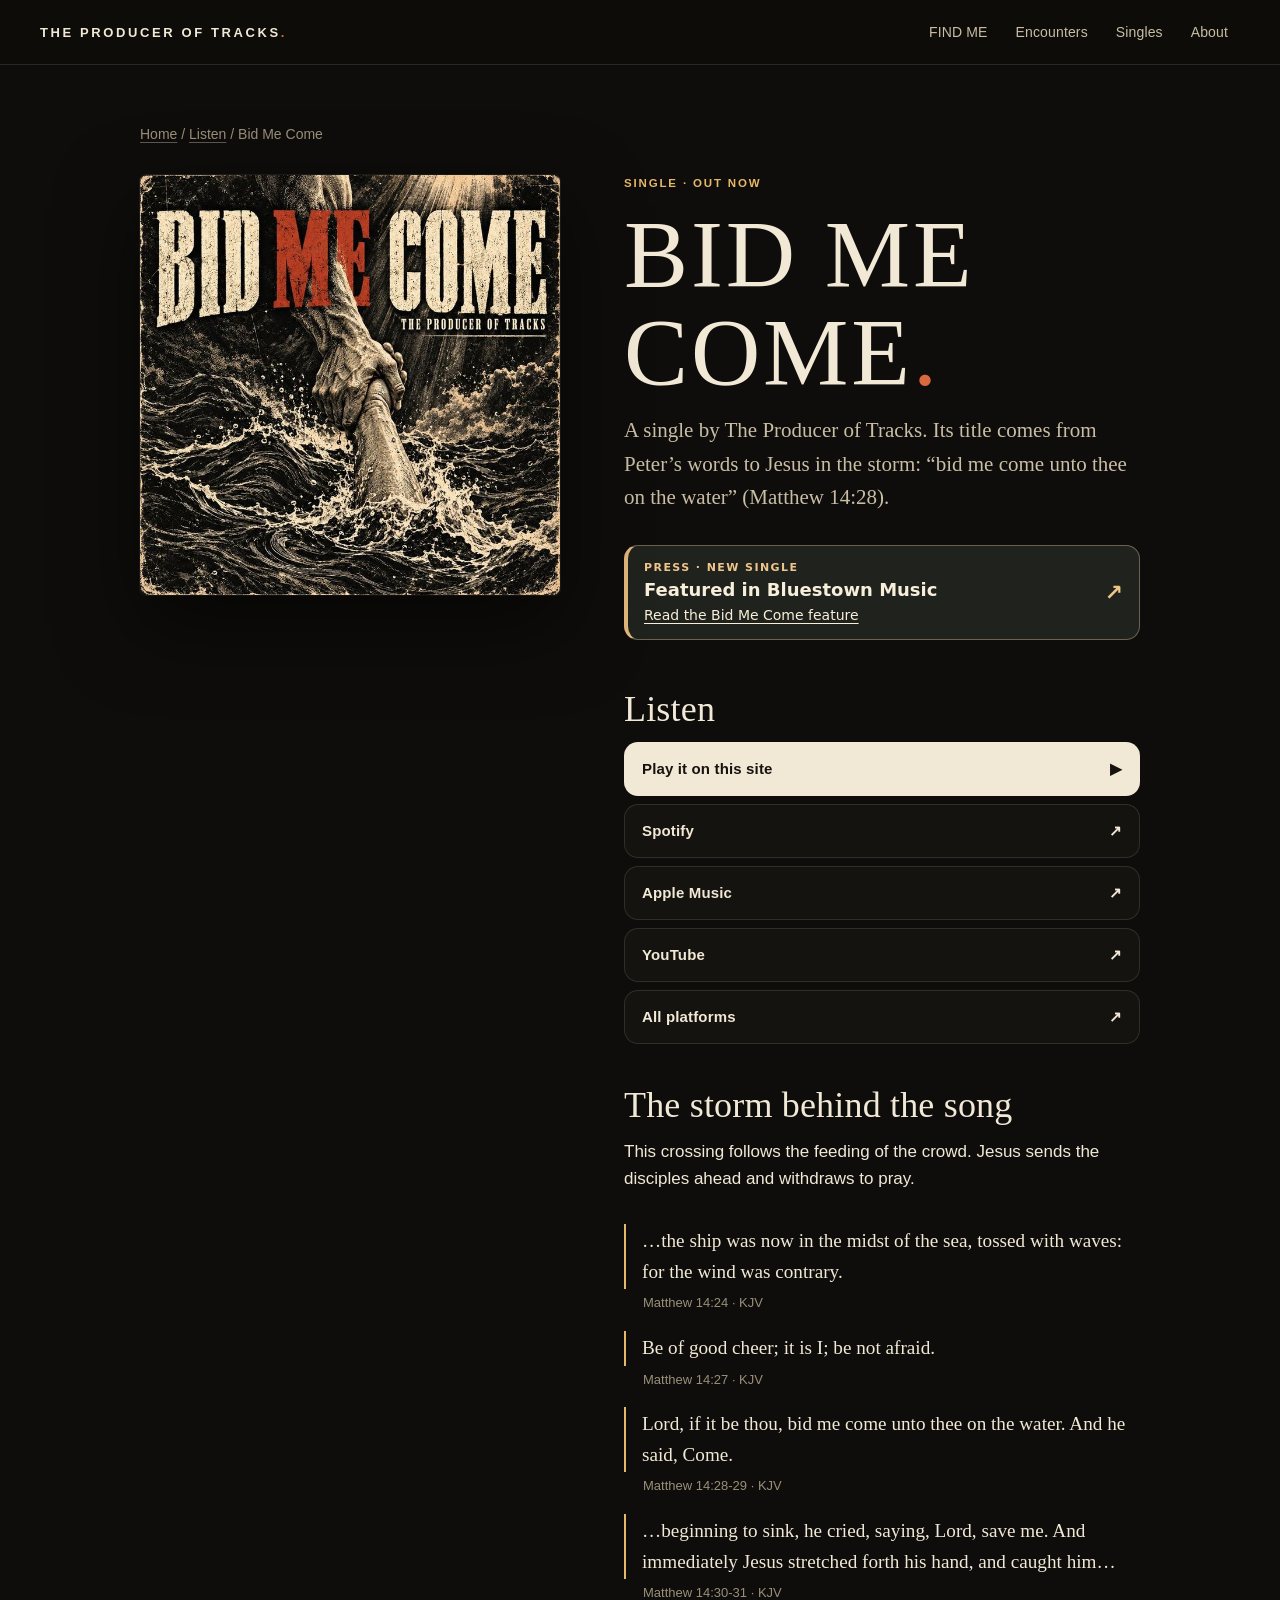
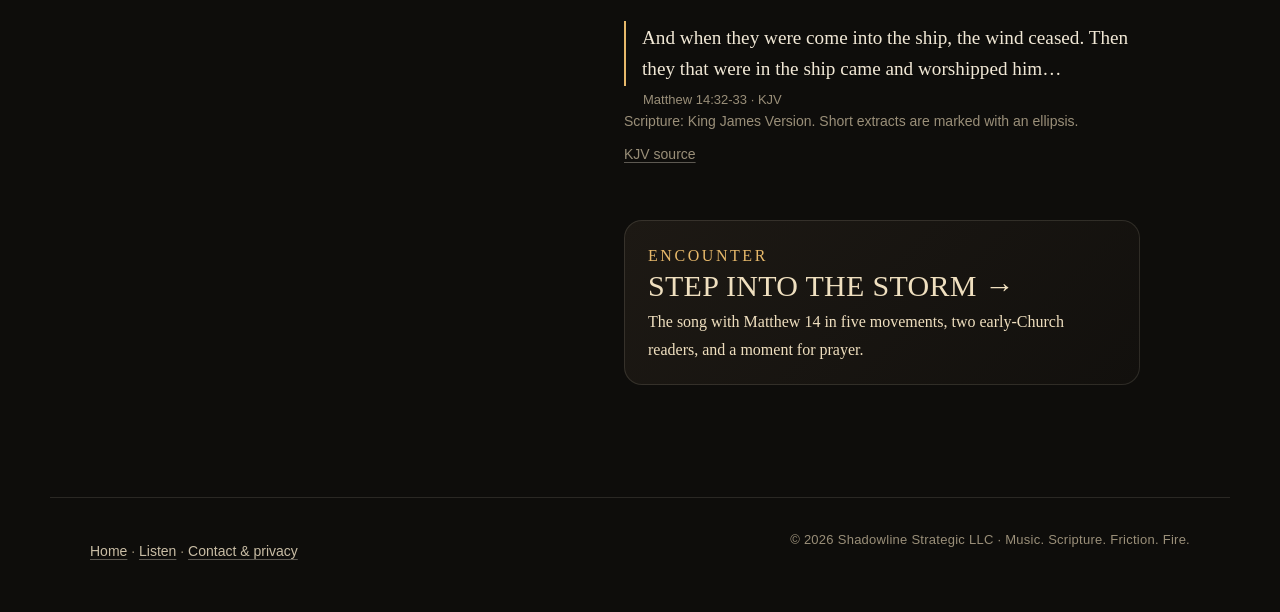
<file: bid-me-come/index.html>
<!doctype html>
<html lang="en">
<head>
<meta charset="utf-8">
<meta http-equiv="Content-Security-Policy" content="default-src 'self'; script-src 'self' 'unsafe-inline'; style-src 'self' 'unsafe-inline'; img-src 'self' data: blob:; media-src 'self' blob:; font-src 'self' data:; connect-src 'self' https://tpot-listens.shadowline-strategic-llc.workers.dev; frame-src 'self' https://www.youtube-nocookie.com; worker-src 'self'; manifest-src 'self'; object-src 'none'; base-uri 'self'; form-action 'self'; upgrade-insecure-requests">
<meta name="referrer" content="strict-origin-when-cross-origin">
<script src="/assets/tpot-measure.js?v=c161634ffb" data-endpoint="https://tpot-listens.shadowline-strategic-llc.workers.dev/e" defer></script>
<meta name="viewport" content="width=device-width, initial-scale=1, viewport-fit=cover">
<meta name="theme-color" content="#0e0d0b">
<title>Bid Me Come · Peter on the water, Matthew 14 | The Producer of Tracks</title>
<meta name="description" content="Bid Me Come, a Christian rock single by The Producer of Tracks, out now. Listen on Spotify, Apple Music or YouTube, and read the Matthew 14 storm passage the song takes its title from.">
<link rel="canonical" href="https://theproduceroftracks.com/bid-me-come/">
<meta property="og:type" content="music.song">
<meta property="og:site_name" content="The Producer of Tracks">
<meta property="og:url" content="https://theproduceroftracks.com/bid-me-come/">
<meta property="og:title" content="Bid Me Come · Peter on the water, Matthew 14 | The Producer of Tracks">
<meta property="og:description" content="Bid Me Come, a Christian rock single by The Producer of Tracks, out now. Listen on Spotify, Apple Music or YouTube, and read the Matthew 14 storm passage the song takes its title from.">
<meta property="og:image" content="https://theproduceroftracks.com/assets/bid-me-come.jpg">
<meta property="og:image:width" content="720">
<meta property="og:image:height" content="720">
<meta property="og:image:alt" content="Bid Me Come single cover: a hand grips a forearm rising out of a storm sea, engraved in cream and black">
<meta name="twitter:card" content="summary">
<meta name="twitter:title" content="Bid Me Come · Peter on the water, Matthew 14 | The Producer of Tracks">
<meta name="twitter:description" content="Bid Me Come, a Christian rock single by The Producer of Tracks, out now. Listen on Spotify, Apple Music or YouTube, and read the Matthew 14 storm passage the song takes its title from.">
<meta name="twitter:image" content="https://theproduceroftracks.com/assets/bid-me-come.jpg">
<link rel="icon" href="/icons/favicon-32.png" sizes="32x32" type="image/png">
<link rel="apple-touch-icon" href="/icons/apple-touch-icon.png">
<link rel="manifest" href="/manifest.webmanifest">
<link rel="stylesheet" href="/styles.css">
<style>
  /* static song page: styles.css supplies palette, type, header and buttons; no tab bar here */
  body{padding-bottom:env(safe-area-inset-bottom)}
  .song{max-width:760px;margin:0 auto;padding:20px 20px 48px}
  .top .brand{display:inline-flex;align-items:center;min-height:44px}
  .crumbs{font:14px/1.4 Arial,sans-serif;color:var(--muted);margin:0 0 18px}
  .crumbs a{display:inline-flex;align-items:center;min-height:44px}
  .song figure{margin:0 0 20px}
  .song figure img{width:100%;max-width:520px;height:auto;border:1px solid var(--line)}
  .song h1{margin:4px 0 12px}
  .song h2{font-size:clamp(28px,8vw,40px);margin:34px 0 12px}
  .lede{font:1.15rem/1.6 var(--serif);max-width:36rem}
  .listen-links{list-style:none;padding:0;margin:0 0 8px;display:grid;gap:8px}
  .listen-links a{display:flex;justify-content:space-between;align-items:center;min-height:48px;padding:10px 16px;border:1px solid var(--ink);text-decoration:none;font:bold 14px/1.2 Arial,sans-serif;letter-spacing:.05em;text-transform:uppercase}
  .listen-links a.primary{background:var(--ink);color:var(--paper)}
  .listen-links a:hover,.listen-links a:focus-visible{background:var(--rust);border-color:var(--rust);color:var(--paper)}
  .offer a.offer-link{display:inline-flex;align-items:center;min-height:44px}
  .offer small{display:block;font-size:13px;color:var(--muted)}
  .extract{margin:18px 0 0}
  .extract blockquote{margin:0;padding:2px 0 2px 16px;border-left:3px solid var(--rust);font:1.2rem/1.6 var(--serif)}
  .extract cite{display:block;font:13px/1.5 Arial,sans-serif;font-style:normal;color:var(--muted);margin:4px 0 0 19px}
  .src{font-size:14px;color:var(--muted)}
  .src a{display:inline-flex;align-items:center;min-height:44px}
  .enter{display:block;margin:30px 0 0;padding:22px 24px;background:var(--night);color:var(--cream);text-decoration:none}
  .enter .eyebrow{color:var(--cream-dim);margin:0 0 6px}
  .enter strong{display:block;font:1.6rem/1.1 var(--display);letter-spacing:.02em;margin:0 0 6px}
  .enter span{font:1rem/1.5 var(--serif)}
  .enter:hover,.enter:focus-visible{background:var(--rust)}
</style>
<script src="/assets/give.js" defer></script>
<link rel="stylesheet" href="/assets/tpot-2026.css?v=1">
<script type="application/ld+json">{"@context":"https://schema.org","@type":"MusicRecording","@id":"https://theproduceroftracks.com/bid-me-come/#song","name":"Bid Me Come","url":"https://theproduceroftracks.com/bid-me-come/","byArtist":{"@type":"MusicGroup","@id":"https://theproduceroftracks.com/#artist","name":"The Producer of Tracks"},"inAlbum":{"@type":"MusicAlbum","@id":"https://theproduceroftracks.com/find-me/#album","name":"FIND ME"},"duration":"PT6M03S","genre":"Christian rock","about":{"@type":"CreativeWork","name":"Matthew 14"},"sameAs":["https://open.spotify.com/track/58xMKg0IJb6fF8shOg2Est","https://music.apple.com/us/album/bid-me-come-single/6826379425"]}</script>
</head>
<body>
<a class="skip" href="#main">Skip to content</a>
<header class="top">
  <a class="brand" href="/">The Producer of Tracks<span>.</span></a>
  <nav class="site-nav" aria-label="Site"><a href="/find-me/">FIND ME</a><a href="/#rooms">Encounters</a><a href="/#listen">Singles</a><a href="/#about">About</a></nav>
</header>

<main id="main" class="song">
  <nav class="crumbs" aria-label="Breadcrumb"><a href="/">Home</a> / <a href="/#listen">Listen</a> / <span aria-current="page">Bid Me Come</span></nav>

  <figure><img src="/assets/bid-me-come.jpg" width="720" height="720" alt="Bid Me Come single cover: a hand grips a forearm rising out of a storm sea, engraved in cream and black"></figure>
  <p class="eyebrow">Single · out now</p>
  <h1>BID ME COME<span>.</span></h1>
  <p class="lede">A single by The Producer of Tracks. Its title comes from Peter’s words to Jesus in the storm: “bid me come unto thee on the water” (Matthew 14:28).</p>

<a class="press-feature" href="https://bluestownmusic.nl/new-single-producer-of-tracks-bid-me-come/" rel="noopener">
  <span class="press-copy"><span class="press-kicker">Press · New single</span><strong>Featured in Bluestown Music</strong><span class="press-detail">Read the Bid Me Come feature</span></span>
  <span class="press-arrow" aria-hidden="true">↗</span>
</a>
  <h2>Listen</h2>
  <ul class="listen-links">
    <li><a class="primary" href="/#listen">Play it on this site <span aria-hidden="true">▶</span></a></li>
    <li><a href="https://open.spotify.com/track/58xMKg0IJb6fF8shOg2Est" rel="noopener">Spotify <span aria-hidden="true">↗</span></a></li>
    <li><a href="https://music.apple.com/us/album/bid-me-come-single/6826379425" rel="noopener">Apple Music <span aria-hidden="true">↗</span></a></li>
    <li><a href="https://www.youtube.com/watch?v=t57ehuztoIM" rel="noopener">YouTube <span aria-hidden="true">↗</span></a></li>
    <li><a href="https://distrokid.com/hyperfollow/theproduceroftracks/bid-me-come" rel="noopener">All platforms <span aria-hidden="true">↗</span></a></li>
  </ul>

  <h2>The storm behind the song</h2>
  <p>This crossing follows the feeding of the crowd. Jesus sends the disciples ahead and withdraws to pray.</p>
  <div class="extract"><blockquote>…the ship was now in the midst of the sea, tossed with waves: for the wind was contrary.</blockquote><cite>Matthew 14:24 · KJV</cite></div>
  <div class="extract"><blockquote>Be of good cheer; it is I; be not afraid.</blockquote><cite>Matthew 14:27 · KJV</cite></div>
  <div class="extract"><blockquote>Lord, if it be thou, bid me come unto thee on the water. And he said, Come.</blockquote><cite>Matthew 14:28-29 · KJV</cite></div>
  <div class="extract"><blockquote>…beginning to sink, he cried, saying, Lord, save me. And immediately Jesus stretched forth his hand, and caught him…</blockquote><cite>Matthew 14:30-31 · KJV</cite></div>
  <div class="extract"><blockquote>And when they were come into the ship, the wind ceased. Then they that were in the ship came and worshipped him…</blockquote><cite>Matthew 14:32-33 · KJV</cite></div>
  <p class="src">Scripture: King James Version. Short extracts are marked with an ellipsis. <a href="https://www.gutenberg.org/ebooks/10" rel="noopener">KJV source</a></p>

  <a class="enter" href="/#storm"><span class="eyebrow">Encounter</span><strong>STEP INTO THE STORM →</strong><span>The song with Matthew 14 in five movements, two early-Church readers, and a moment for prayer.</span></a>
  <section class="give" aria-labelledby="give-h-bmc" data-give hidden><h2 class="give-line" id="give-h-bmc">Help make what comes next.</h2><p class="give-text">The music is free to hear. If it means something to you and you’d like to support more music and the world around it, you can contribute here.</p><a class="give-btn" data-give-link target="_blank" rel="noopener">Support the music <span aria-hidden="true">↗</span><span class="visually-hidden"> (opens in a new tab)</span></a><p class="give-note">Optional, one-time support. Received by Shadowline Strategic LLC, the company behind The Producer of Tracks.</p></section>
</main>

<footer class="foot">
  <p><a href="/">Home</a> · <a href="/#listen">Listen</a> · <a href="/#about">Contact &amp; privacy</a></p>
  <p class="legal">© 2026 Shadowline Strategic LLC · Music. Scripture. Friction. Fire.</p>
</footer>
</body>
</html>
</file>
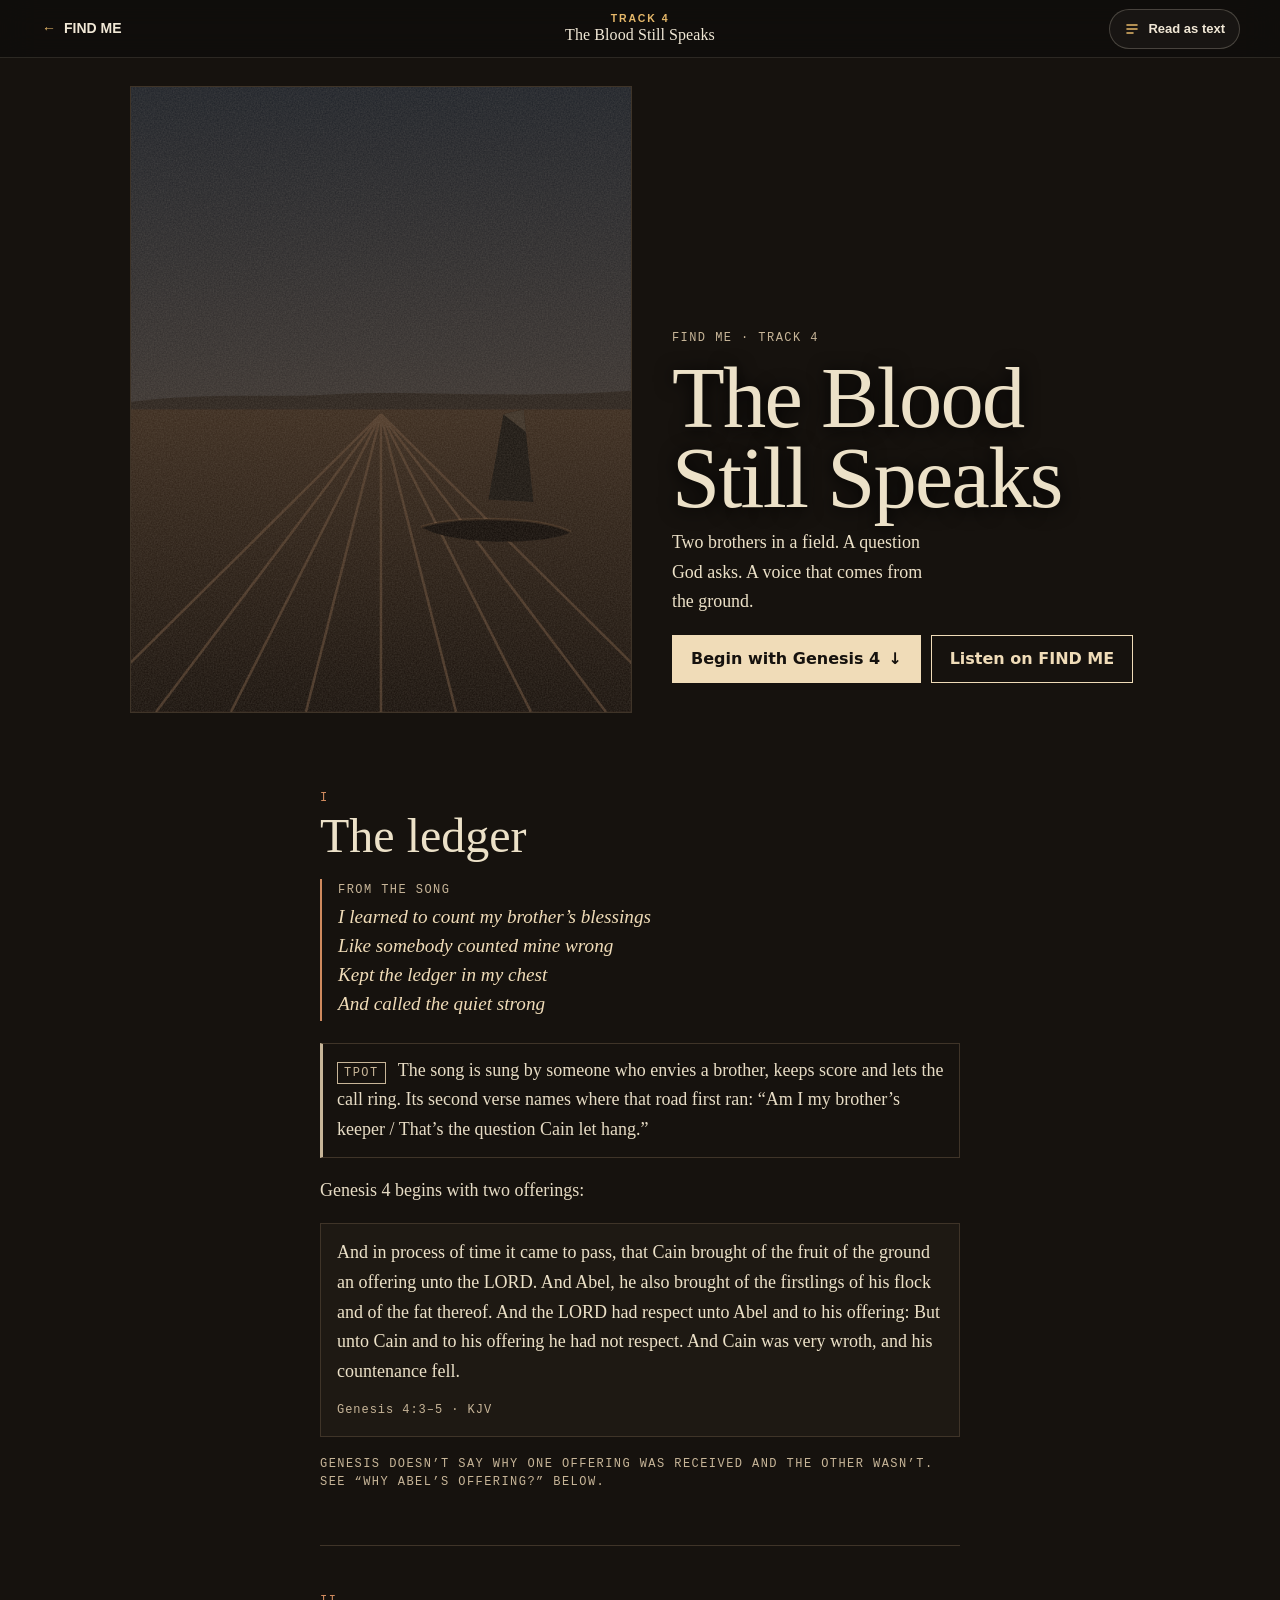
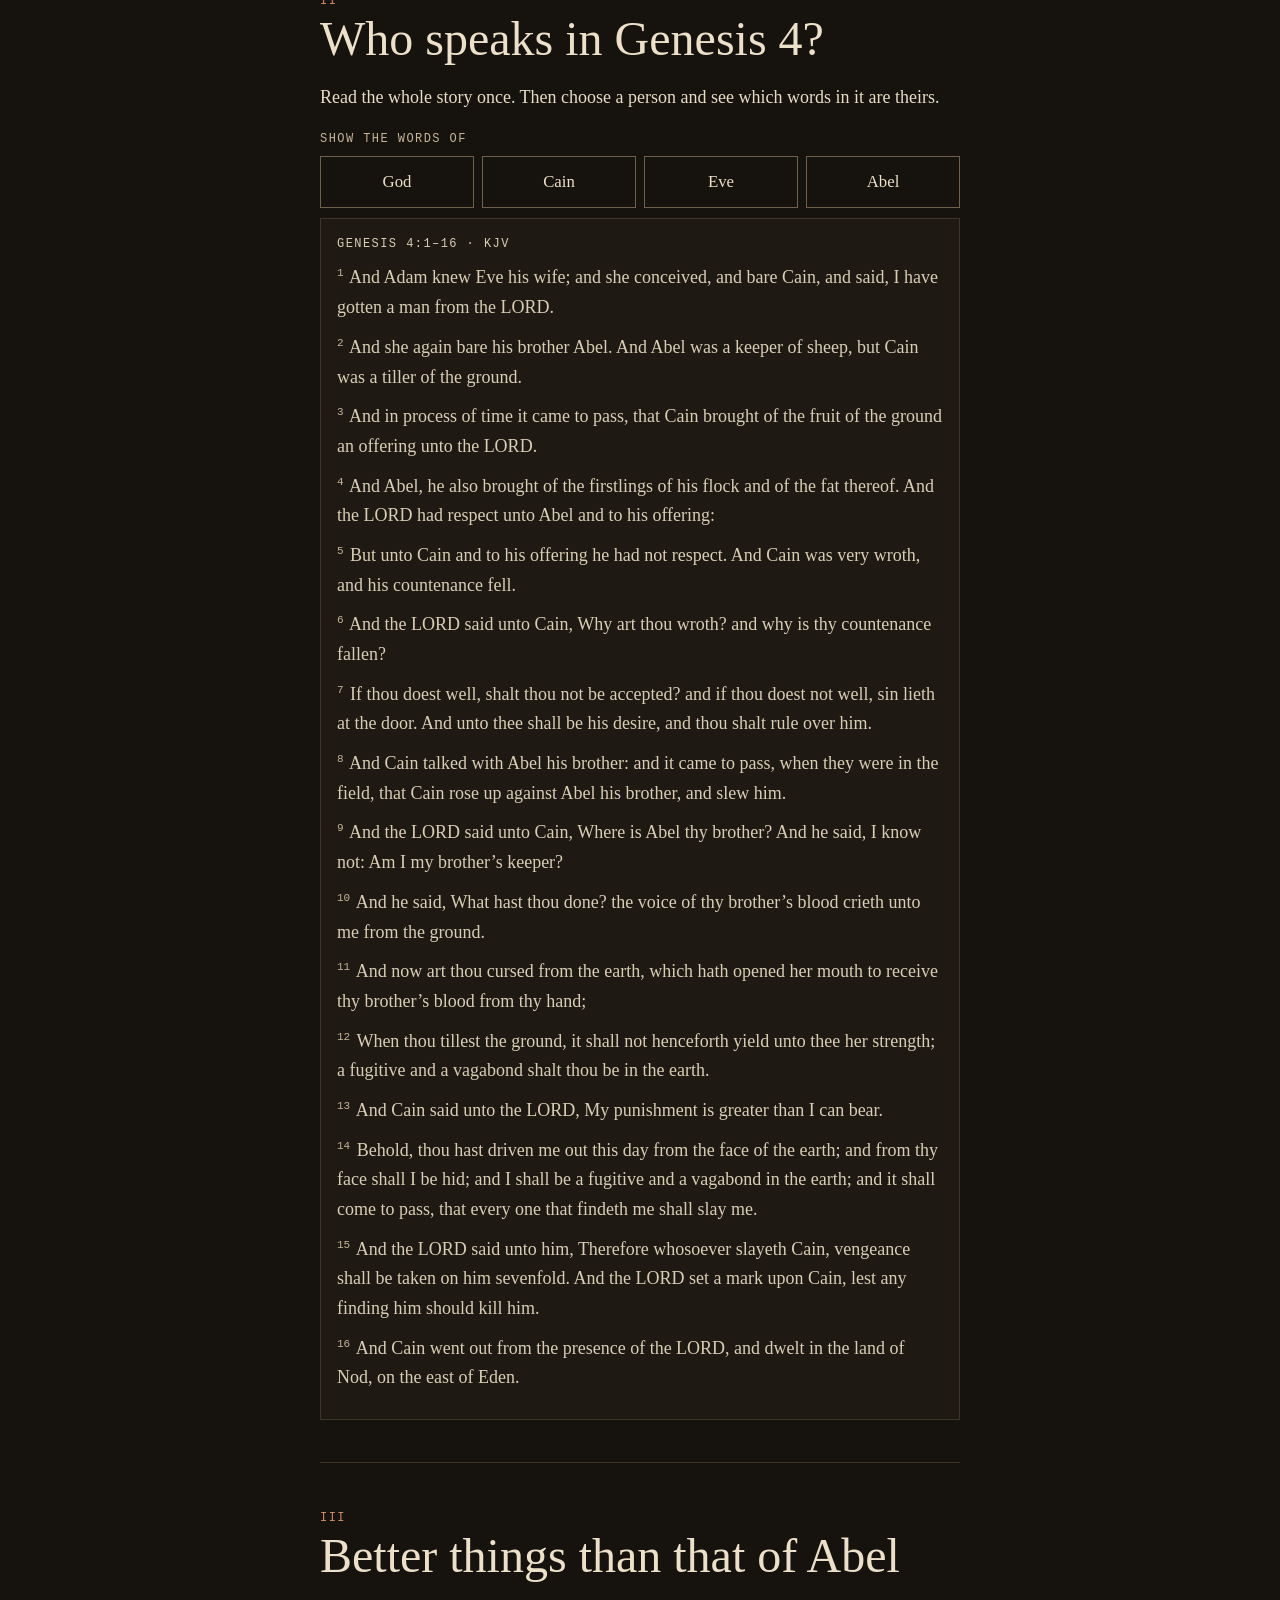
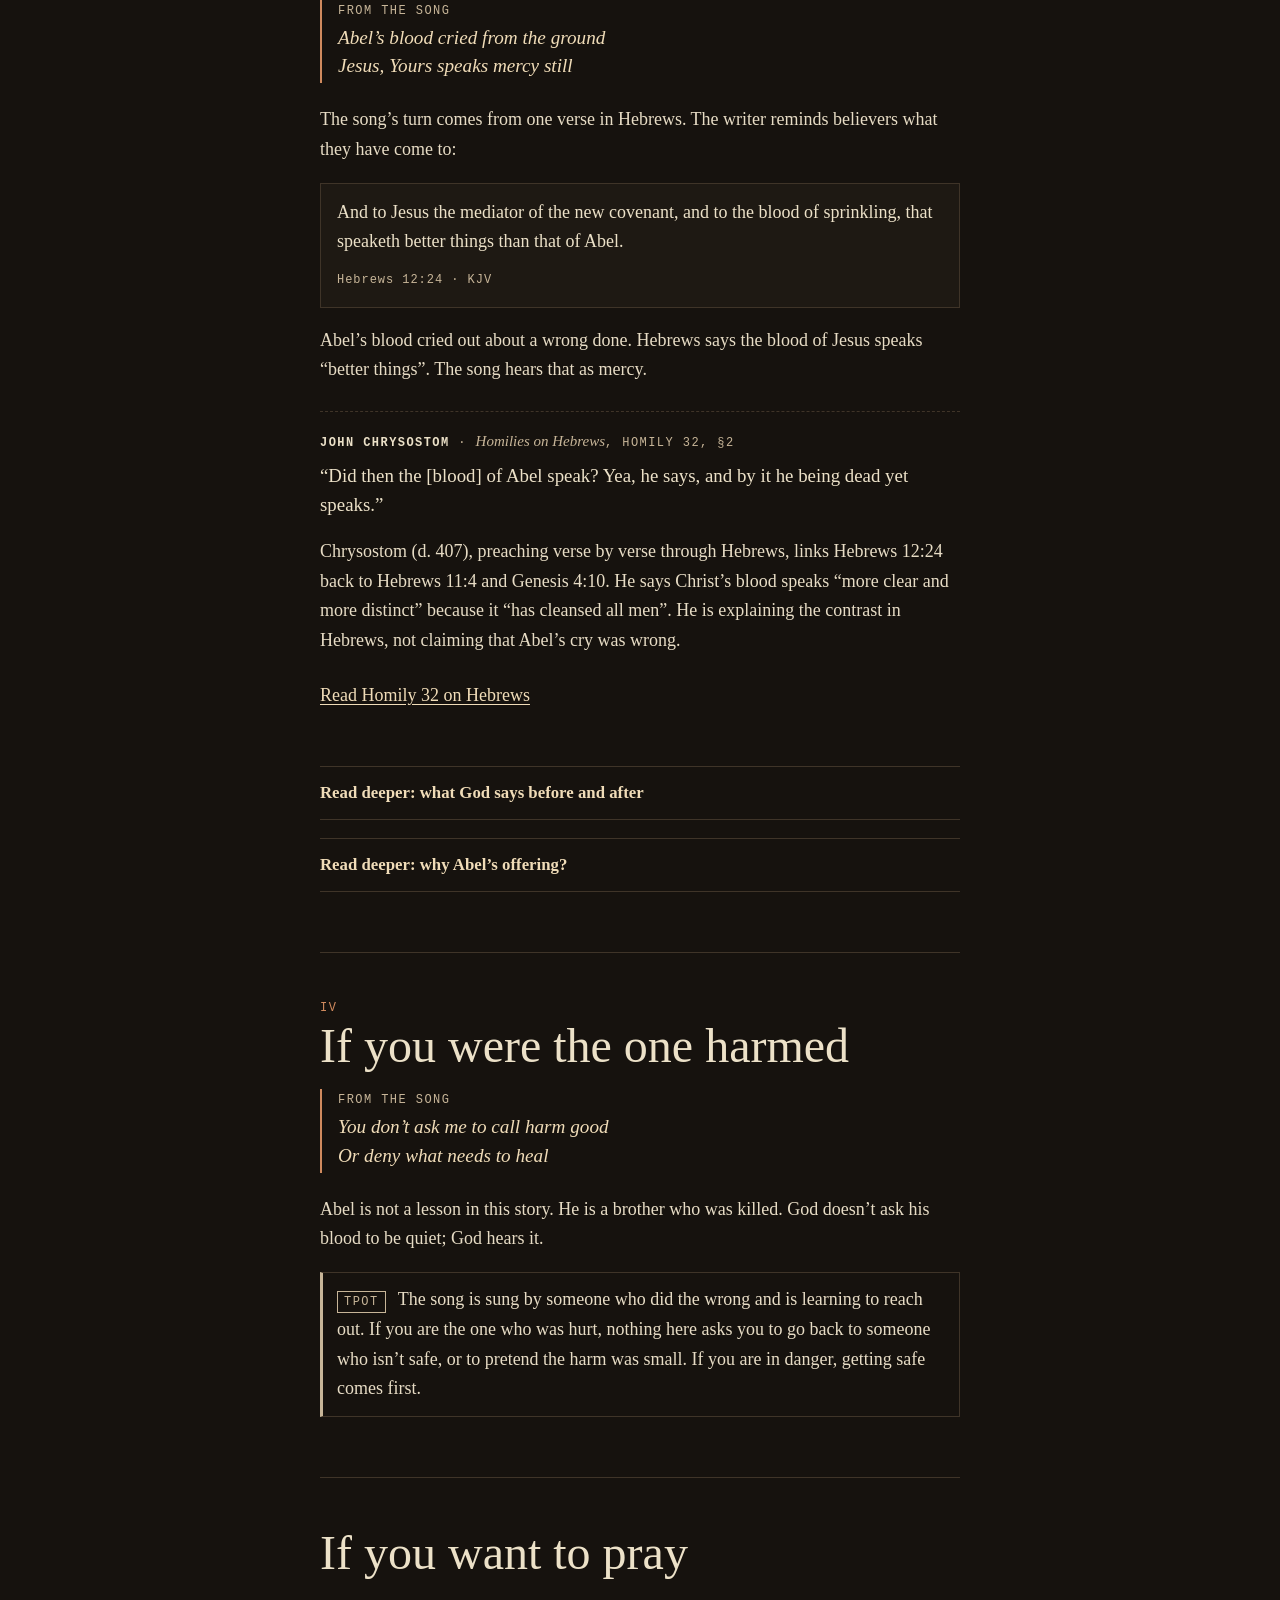
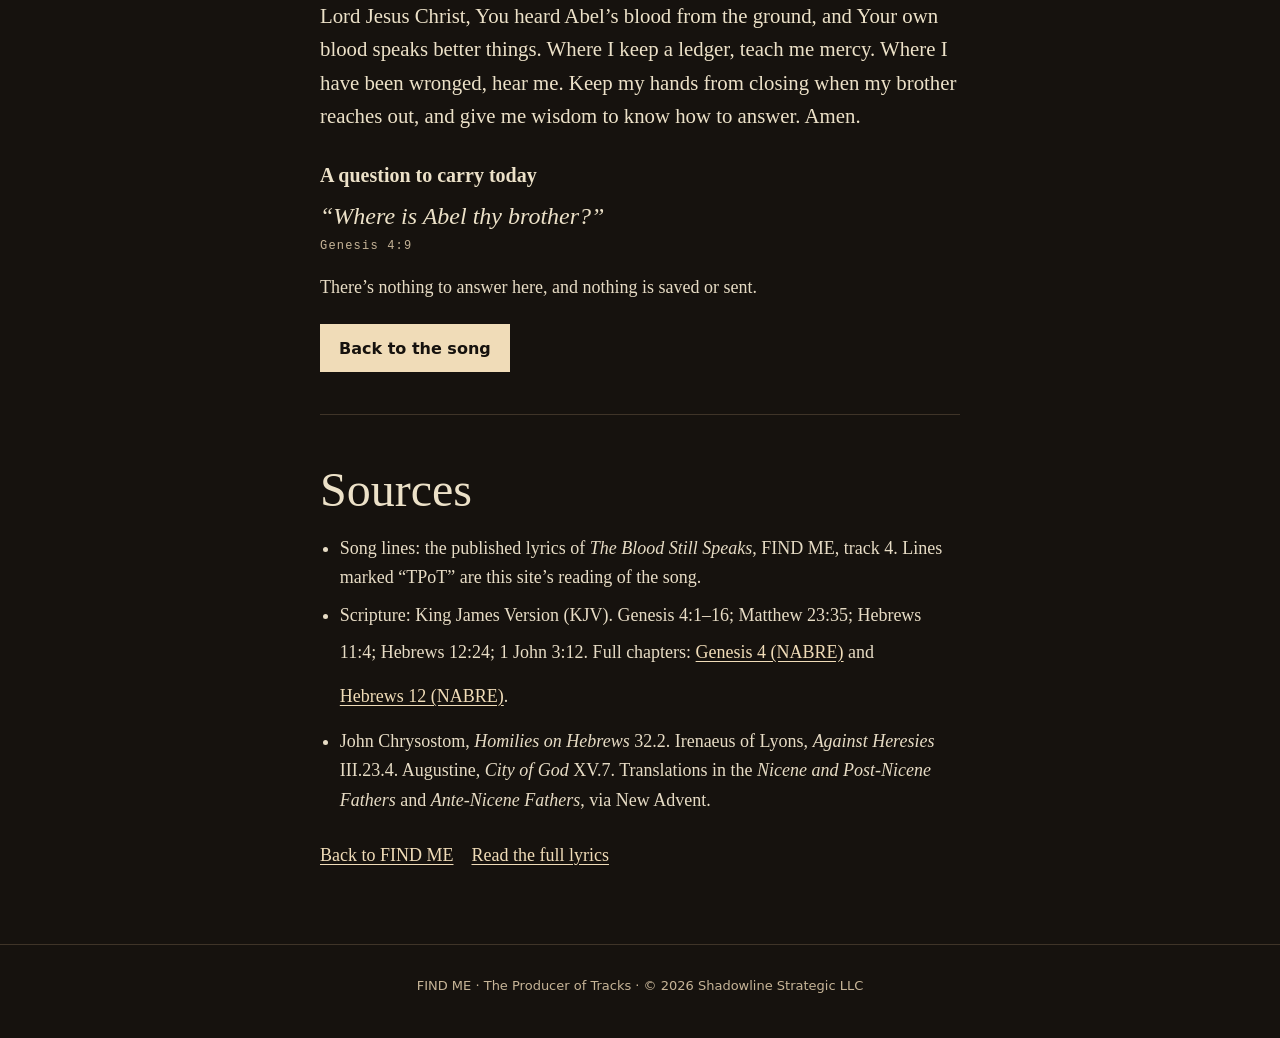
<file: blood/index.html>
<!doctype html>
<html lang="en">
<head>
<meta charset="utf-8">
<meta http-equiv="Content-Security-Policy" content="default-src 'self'; script-src 'self'; style-src 'self' 'unsafe-inline'; img-src 'self' data:; media-src 'none'; font-src 'self' data:; connect-src 'self'; frame-src 'none'; worker-src 'self'; manifest-src 'self'; object-src 'none'; base-uri 'self'; form-action 'self'; upgrade-insecure-requests">
<meta name="referrer" content="strict-origin-when-cross-origin">
<!-- The Blood Still Speaks encounter. Not measured: no tpot-measure.js, no collector. No audio of its own. -->
<meta name="viewport" content="width=device-width, initial-scale=1, viewport-fit=cover">
<meta name="theme-color" content="#16120e">
<title>The Blood Still Speaks · Cain and Abel | FIND ME</title>
<meta name="description" content="Two brothers in a field, a question God asks, and a voice from the ground. Track 4 of FIND ME, the Christian rock album by The Producer of Tracks, with Genesis 4, Hebrews 11 and 12, Irenaeus, Augustine and John Chrysostom.">
<link rel="canonical" href="https://theproduceroftracks.com/blood/">
<link rel="icon" href="/icons/favicon-32.png" sizes="32x32" type="image/png">
<link rel="stylesheet" href="blood.css?v=2">
<link rel="stylesheet" href="/assets/tpot-encounter.css?v=1">
<script src="blood.js?v=2" defer></script>
<script type="application/ld+json">{"@context":"https://schema.org","@type":"MusicRecording","@id":"https://theproduceroftracks.com/blood/#song","name":"The Blood Still Speaks","url":"https://theproduceroftracks.com/blood/","byArtist":{"@type":"MusicGroup","@id":"https://theproduceroftracks.com/#artist","name":"The Producer of Tracks"},"inAlbum":{"@type":"MusicAlbum","@id":"https://theproduceroftracks.com/find-me/#album","name":"FIND ME"},"duration":"PT4M25S","genre":"Christian rock","about":[{"@type":"CreativeWork","name":"Genesis 4"},{"@type":"CreativeWork","name":"Hebrews 12:24"}]}</script>
</head>
<body>
<a class="skip" href="#reading">Skip to the reading</a>

<header class="top enc-bar">
  <a class="back enc-left" href="/find-me/#story-4" data-back><span aria-hidden="true">←</span> <span>FIND ME</span></a>
  <span class="where enc-mid"><span class="enc-kicker">Track 4</span><span class="enc-name">The Blood Still Speaks</span></span>
  <a class="totext enc-right" href="#reading" data-whole><svg viewBox="0 0 16 16" aria-hidden="true"><path d="M3 4h10M3 8h10M3 12h6" fill="none" stroke="currentColor" stroke-width="1.6" stroke-linecap="round"/></svg><span class="enc-label">Read as text</span></a>
</header>

<main id="main">
  <section class="hero" aria-labelledby="bs-title">
    <svg class="art" data-art data-state="still" viewBox="0 0 400 500" preserveAspectRatio="xMidYMid slice" role="img" aria-labelledby="art-desc">
      <desc id="art-desc">An open field at dusk. Ploughed furrows run toward a low horizon. A single standing stone stands at the edge of the field, and the ground near it has been freshly turned.</desc>
      <defs>
        <linearGradient id="bs-sky" x1="0" y1="0" x2="0" y2="1"><stop offset="0" stop-color="#1d2128"/><stop offset=".55" stop-color="#3b3430"/><stop offset="1" stop-color="#8a5a3e"/></linearGradient>
        <linearGradient id="bs-earth" x1="0" y1="0" x2="0" y2="1"><stop offset="0" stop-color="#3a2a1d"/><stop offset="1" stop-color="#160f0a"/></linearGradient>
        <linearGradient id="bs-glow" x1="0" y1="1" x2="0" y2="0"><stop offset="0" stop-color="#e0a46c" stop-opacity=".75"/><stop offset="1" stop-color="#e0a46c" stop-opacity="0"/></linearGradient>
        <filter id="bs-grain" x="0" y="0" width="100%" height="100%"><feTurbulence type="fractalNoise" baseFrequency=".85" numOctaves="2" stitchTiles="stitch"/><feColorMatrix values="0 0 0 0 .5  0 0 0 0 .44  0 0 0 0 .36  0 0 0 .5 0"/></filter>
      </defs>
      <rect width="400" height="500" fill="url(#bs-sky)"/>
      <path d="M0 252 C60 244 110 249 160 246 C230 242 300 250 400 243 L400 262 L0 262 Z" fill="#2a221c"/>
      <rect y="258" width="400" height="242" fill="url(#bs-earth)"/>
      <g class="furrows" stroke="#5b4330" stroke-width="2" fill="none" opacity=".7">
        <path d="M200 262 L-40 500"/><path d="M200 262 L20 500"/><path d="M200 262 L80 500"/><path d="M200 262 L140 500"/>
        <path d="M200 262 L200 500"/><path d="M200 262 L260 500"/><path d="M200 262 L320 500"/><path d="M200 262 L380 500"/><path d="M200 262 L440 500"/>
      </g>
      <g class="stone"><path d="M286 330 L298 262 L314 258 L322 332 Z" fill="#1a1510"/><path d="M298 262 L314 258 L316 276 Z" fill="#3c3126"/></g>
      <path class="turned" d="M232 352 C262 342 328 344 352 356 C334 366 260 368 232 352 Z" fill="#120c08"/>
      <path class="ground-line" d="M232 352 C262 342 328 344 352 356" stroke="#e0a46c" stroke-width="2" fill="none"/>
      <rect class="voice" x="236" y="220" width="112" height="134" fill="url(#bs-glow)"/>
      <rect width="400" height="500" filter="url(#bs-grain)" opacity=".38"/>
    </svg>
    <div class="hero-copy">
      <p class="kicker">FIND ME · Track 4</p>
      <h1 id="bs-title">The Blood<br>Still Speaks</h1>
      <p class="lede">Two brothers in a field. A question God asks. A voice that comes from the ground.</p>
      <p class="listen">
        <a class="btn" href="#voices">Begin with Genesis 4 <span aria-hidden="true">↓</span></a>
        <button type="button" class="btn ghost" data-album-play hidden><span aria-hidden="true">▶</span> Play the song in the album player</button>
        <a class="btn ghost" href="/find-me/#story-4" data-album-link>Listen on FIND ME</a>
      </p>
    </div>
  </section>

  <div class="reading" id="reading" tabindex="-1">

  <section class="move" id="ledger" aria-labelledby="ledger-h">
    <p class="num">I</p>
    <h2 id="ledger-h">The ledger</h2>
    <figure class="song"><figcaption>From the song</figcaption><p>I learned to count my brother’s blessings<br>Like somebody counted mine wrong<br>Kept the ledger in my chest<br>And called the quiet strong</p></figure>
    <p class="tpot"><span class="label">TPoT</span> The song is sung by someone who envies a brother, keeps score and lets the call ring. Its second verse names where that road first ran: “Am I my brother’s keeper / That’s the question Cain let hang.”</p>
    <p>Genesis 4 begins with two offerings:</p>
    <blockquote class="scripture"><p>And in process of time it came to pass, that Cain brought of the fruit of the ground an offering unto the LORD. And Abel, he also brought of the firstlings of his flock and of the fat thereof. And the LORD had respect unto Abel and to his offering: But unto Cain and to his offering he had not respect. And Cain was very wroth, and his countenance fell.</p><cite>Genesis 4:3–5 · KJV</cite></blockquote>
    <p class="note">Genesis doesn’t say why one offering was received and the other wasn’t. See “Why Abel’s offering?” below.</p>
  </section>

  <section class="move" id="voices" aria-labelledby="voices-h">
    <p class="num">II</p>
    <h2 id="voices-h">Who speaks in Genesis 4?</h2>
    <p>Read the whole story once. Then choose a person and see which words in it are theirs.</p>

    <div class="speakers" role="group" aria-labelledby="speakers-h" data-speakers hidden>
      <p class="quiet" id="speakers-h">Show the words of</p>
      <button type="button" data-who="god" aria-pressed="false">God</button>
      <button type="button" data-who="cain" aria-pressed="false">Cain</button>
      <button type="button" data-who="eve" aria-pressed="false">Eve</button>
      <button type="button" data-who="abel" aria-pressed="false">Abel</button>
    </div>
    <div class="finding" role="status" aria-live="polite" data-finding></div>

    <div class="passage" data-passage>
      <p class="pref">Genesis 4:1–16 · KJV</p>
      <p><sup>1</sup> And Adam knew Eve his wife; and she conceived, and bare Cain, and said, <span class="say" data-who="eve"><span class="who">Eve</span>I have gotten a man from the LORD.</span></p>
      <p><sup>2</sup> And she again bare his brother Abel. And Abel was a keeper of sheep, but Cain was a tiller of the ground.</p>
      <p><sup>3</sup> And in process of time it came to pass, that Cain brought of the fruit of the ground an offering unto the LORD.</p>
      <p><sup>4</sup> And Abel, he also brought of the firstlings of his flock and of the fat thereof. And the LORD had respect unto Abel and to his offering:</p>
      <p><sup>5</sup> But unto Cain and to his offering he had not respect. And Cain was very wroth, and his countenance fell.</p>
      <p><sup>6</sup> And the LORD said unto Cain, <span class="say" data-who="god"><span class="who">God</span>Why art thou wroth? and why is thy countenance fallen?</span></p>
      <p><sup>7</sup> <span class="say" data-who="god">If thou doest well, shalt thou not be accepted? and if thou doest not well, sin lieth at the door. And unto thee shall be his desire, and thou shalt rule over him.</span></p>
      <p><sup>8</sup> And Cain talked with Abel his brother: and it came to pass, when they were in the field, that Cain rose up against Abel his brother, and slew him.</p>
      <p><sup>9</sup> And the LORD said unto Cain, <span class="say" data-who="god"><span class="who">God</span>Where is Abel thy brother?</span> And he said, <span class="say" data-who="cain"><span class="who">Cain</span>I know not: Am I my brother’s keeper?</span></p>
      <p><sup>10</sup> And he said, <span class="say" data-who="god"><span class="who">God</span>What hast thou done? <span class="blood" data-who="blood">the voice of thy brother’s blood crieth unto me from the ground.</span></span></p>
      <p><sup>11</sup> <span class="say" data-who="god">And now art thou cursed from the earth, which hath opened her mouth to receive thy brother’s blood from thy hand;</span></p>
      <p><sup>12</sup> <span class="say" data-who="god">When thou tillest the ground, it shall not henceforth yield unto thee her strength; a fugitive and a vagabond shalt thou be in the earth.</span></p>
      <p><sup>13</sup> And Cain said unto the LORD, <span class="say" data-who="cain"><span class="who">Cain</span>My punishment is greater than I can bear.</span></p>
      <p><sup>14</sup> <span class="say" data-who="cain">Behold, thou hast driven me out this day from the face of the earth; and from thy face shall I be hid; and I shall be a fugitive and a vagabond in the earth; and it shall come to pass, that every one that findeth me shall slay me.</span></p>
      <p><sup>15</sup> And the LORD said unto him, <span class="say" data-who="god"><span class="who">God</span>Therefore whosoever slayeth Cain, vengeance shall be taken on him sevenfold.</span> And the LORD set a mark upon Cain, lest any finding him should kill him.</p>
      <p><sup>16</sup> And Cain went out from the presence of the LORD, and dwelt in the land of Nod, on the east of Eden.</p>
    </div>

    <div class="abel" id="abel" data-abel>
      <h3 tabindex="-1">Genesis records no spoken words from Abel</h3>
      <p>He keeps sheep, brings an offering and goes out to the field. Genesis says Cain “talked with” him, but gives no words from either brother. The only voice Abel has in the story is his blood, and it is God who hears it.</p>
      <blockquote class="scripture"><p>…the voice of thy brother’s blood crieth unto me from the ground.</p><cite>Genesis 4:10 · KJV</cite></blockquote>
      <p>The New Testament doesn’t let that voice go quiet. Jesus names him “righteous Abel” (Matthew 23:35), and Hebrews says:</p>
      <blockquote class="scripture"><p>By faith Abel offered unto God a more excellent sacrifice than Cain, by which he obtained witness that he was righteous, God testifying of his gifts: and by it he being dead yet speaketh.</p><cite>Hebrews 11:4 · KJV</cite></blockquote>
    </div>
  </section>

  <section class="move" id="better" aria-labelledby="better-h">
    <p class="num">III</p>
    <h2 id="better-h">Better things than that of Abel</h2>
    <figure class="song"><figcaption>From the song</figcaption><p>Abel’s blood cried from the ground<br>Jesus, Yours speaks mercy still</p></figure>
    <p>The song’s turn comes from one verse in Hebrews. The writer reminds believers what they have come to:</p>
    <blockquote class="scripture"><p>And to Jesus the mediator of the new covenant, and to the blood of sprinkling, that speaketh better things than that of Abel.</p><cite>Hebrews 12:24 · KJV</cite></blockquote>
    <p>Abel’s blood cried out about a wrong done. Hebrews says the blood of Jesus speaks “better things”. The song hears that as mercy.</p>

    <article class="father">
      <p class="src"><strong>John Chrysostom</strong> · <cite>Homilies on Hebrews</cite>, Homily 32, §2</p>
      <blockquote><p>“Did then the [blood] of Abel speak? Yea, he says, and by it he being dead yet speaks.”</p></blockquote>
      <p>Chrysostom (d. 407), preaching verse by verse through Hebrews, links Hebrews 12:24 back to Hebrews 11:4 and Genesis 4:10. He says Christ’s blood speaks “more clear and more distinct” because it “has cleansed all men”. He is explaining the contrast in Hebrews, not claiming that Abel’s cry was wrong.</p>
      <p><a href="https://www.newadvent.org/fathers/240232.htm" rel="noopener">Read Homily 32 on Hebrews</a></p>
    </article>

    <details class="deep">
      <summary>Read deeper: what God says before and after</summary>
      <p>God speaks to Cain before anything happens, when his face has fallen:</p>
      <blockquote class="scripture"><p>If thou doest well, shalt thou not be accepted? and if thou doest not well, sin lieth at the door. And unto thee shall be his desire, and thou shalt rule over him.</p><cite>Genesis 4:7 · KJV</cite></blockquote>
      <article class="father">
        <p class="src"><strong>Augustine of Hippo</strong> · <cite>City of God</cite>, Book XV, chapter 7</p>
        <blockquote><p>“Did he not fulfill his wicked intention of killing his brother even after he was warned by God’s voice?”</p></blockquote>
        <p>Augustine, writing in the early fifth century, dwells on the warning in verse 7: God spoke, and Cain went ahead. Note that Augustine read Genesis in a Latin translation, so his wording of verse 7 differs from the Hebrew text behind the KJV (“If you offer rightly, but do not rightly distinguish, have you not sinned?”).</p>
        <p><a href="https://www.newadvent.org/fathers/120115.htm" rel="noopener">Read City of God, Book XV (chapter 7)</a></p>
      </article>
      <p>After the killing God still asks a question first, “Where is Abel thy brother?”, and when Cain fears that anyone who finds him will kill him, God protects him from revenge (4:15). Readers have long asked what the mark was. Genesis doesn’t describe it; it only says what it was for: “lest any finding him should kill him.”</p>
    </details>

    <details class="deep" id="why-abel">
      <summary>Read deeper: why Abel’s offering?</summary>
      <p>Genesis doesn’t say. Readers have answered from different texts, and they don’t all agree:</p>
      <ul>
        <li><strong>Hebrews 11:4</strong> says Abel offered “by faith”.</li>
        <li><strong>1 John 3:12</strong> points to how each brother lived: “his own works were evil, and his brother’s righteous.”</li>
        <li>Some readers point to the details in Genesis 4:4, where Abel brings “the firstlings of his flock and of the fat thereof”, the first and best. Genesis itself doesn’t draw that conclusion.</li>
      </ul>
      <article class="father">
        <p class="src"><strong>Irenaeus of Lyons</strong> · <cite>Against Heresies</cite>, Book III, 23.4</p>
        <blockquote><p>“…with envy and malice thought that he could domineer over him…”</p></blockquote>
        <p>Writing in the late second century, Irenaeus says Cain was “counselled by God to keep quiet” and did not listen. He sees Cain’s answer, “Am I my brother’s keeper?”, as “extending and aggravating” the wrong. Irenaeus wrote in Greek and, like Augustine, read verse 7 in a translation whose wording differs from the KJV’s; his “equitable division” follows that wording.</p>
        <p><a href="https://www.newadvent.org/fathers/0103323.htm" rel="noopener">Read Against Heresies III.23</a></p>
      </article>
      <p class="note">These are three readers, not a single verdict of the early Church.</p>
    </details>
  </section>

  <section class="move" id="harmed" aria-labelledby="harmed-h">
    <p class="num">IV</p>
    <h2 id="harmed-h">If you were the one harmed</h2>
    <figure class="song"><figcaption>From the song</figcaption><p>You don’t ask me to call harm good<br>Or deny what needs to heal</p></figure>
    <p>Abel is not a lesson in this story. He is a brother who was killed. God doesn’t ask his blood to be quiet; God hears it.</p>
    <p class="tpot"><span class="label">TPoT</span> The song is sung by someone who did the wrong and is learning to reach out. If you are the one who was hurt, nothing here asks you to go back to someone who isn’t safe, or to pretend the harm was small. If you are in danger, getting safe comes first.</p>
  </section>

  <section class="move pray" id="pray" aria-labelledby="pray-h">
    <h2 id="pray-h">If you want to pray</h2>
    <p class="prayer">Lord Jesus Christ, You heard Abel’s blood from the ground, and Your own blood speaks better things. Where I keep a ledger, teach me mercy. Where I have been wronged, hear me. Keep my hands from closing when my brother reaches out, and give me wisdom to know how to answer. Amen.</p>
    <h3>A question to carry today</h3>
    <p class="carry">“Where is Abel thy brother?”<span>Genesis 4:9</span></p>
    <p>There’s nothing to answer here, and nothing is saved or sent.</p>
    <p class="return">
      <button type="button" class="btn" data-album-play hidden><span aria-hidden="true">▶</span> Back to the song</button>
      <a class="btn" href="/find-me/#story-4" data-album-link>Back to the song</a>
    </p>
    <p class="quiet in-reader-only">Closing this page returns you to the album where you left it.</p>
  </section>

  <section class="move sources" aria-labelledby="src-h">
    <h2 id="src-h">Sources</h2>
    <ul>
      <li>Song lines: the published lyrics of <cite>The Blood Still Speaks</cite>, FIND ME, track 4. Lines marked “TPoT” are this site’s reading of the song.</li>
      <li>Scripture: King James Version (KJV). Genesis 4:1–16; Matthew 23:35; Hebrews 11:4; Hebrews 12:24; 1 John 3:12. Full chapters: <a href="https://bible.usccb.org/bible/genesis/4" rel="noopener">Genesis 4 (NABRE)</a> and <a href="https://bible.usccb.org/bible/hebrews/12" rel="noopener">Hebrews 12 (NABRE)</a>.</li>
      <li>John Chrysostom, <cite>Homilies on Hebrews</cite> 32.2. Irenaeus of Lyons, <cite>Against Heresies</cite> III.23.4. Augustine, <cite>City of God</cite> XV.7. Translations in the <cite>Nicene and Post-Nicene Fathers</cite> and <cite>Ante-Nicene Fathers</cite>, via New Advent.</li>
    </ul>
    <p class="endlinks"><a href="/find-me/#story-4" data-back>Back to FIND ME</a> <a href="/find-me/#lyrics-4">Read the full lyrics</a></p>
  </section>
  </div>
</main>
<footer class="foot"><p>FIND ME · The Producer of Tracks · © 2026 Shadowline Strategic LLC</p></footer>
</body>
</html>
</file>
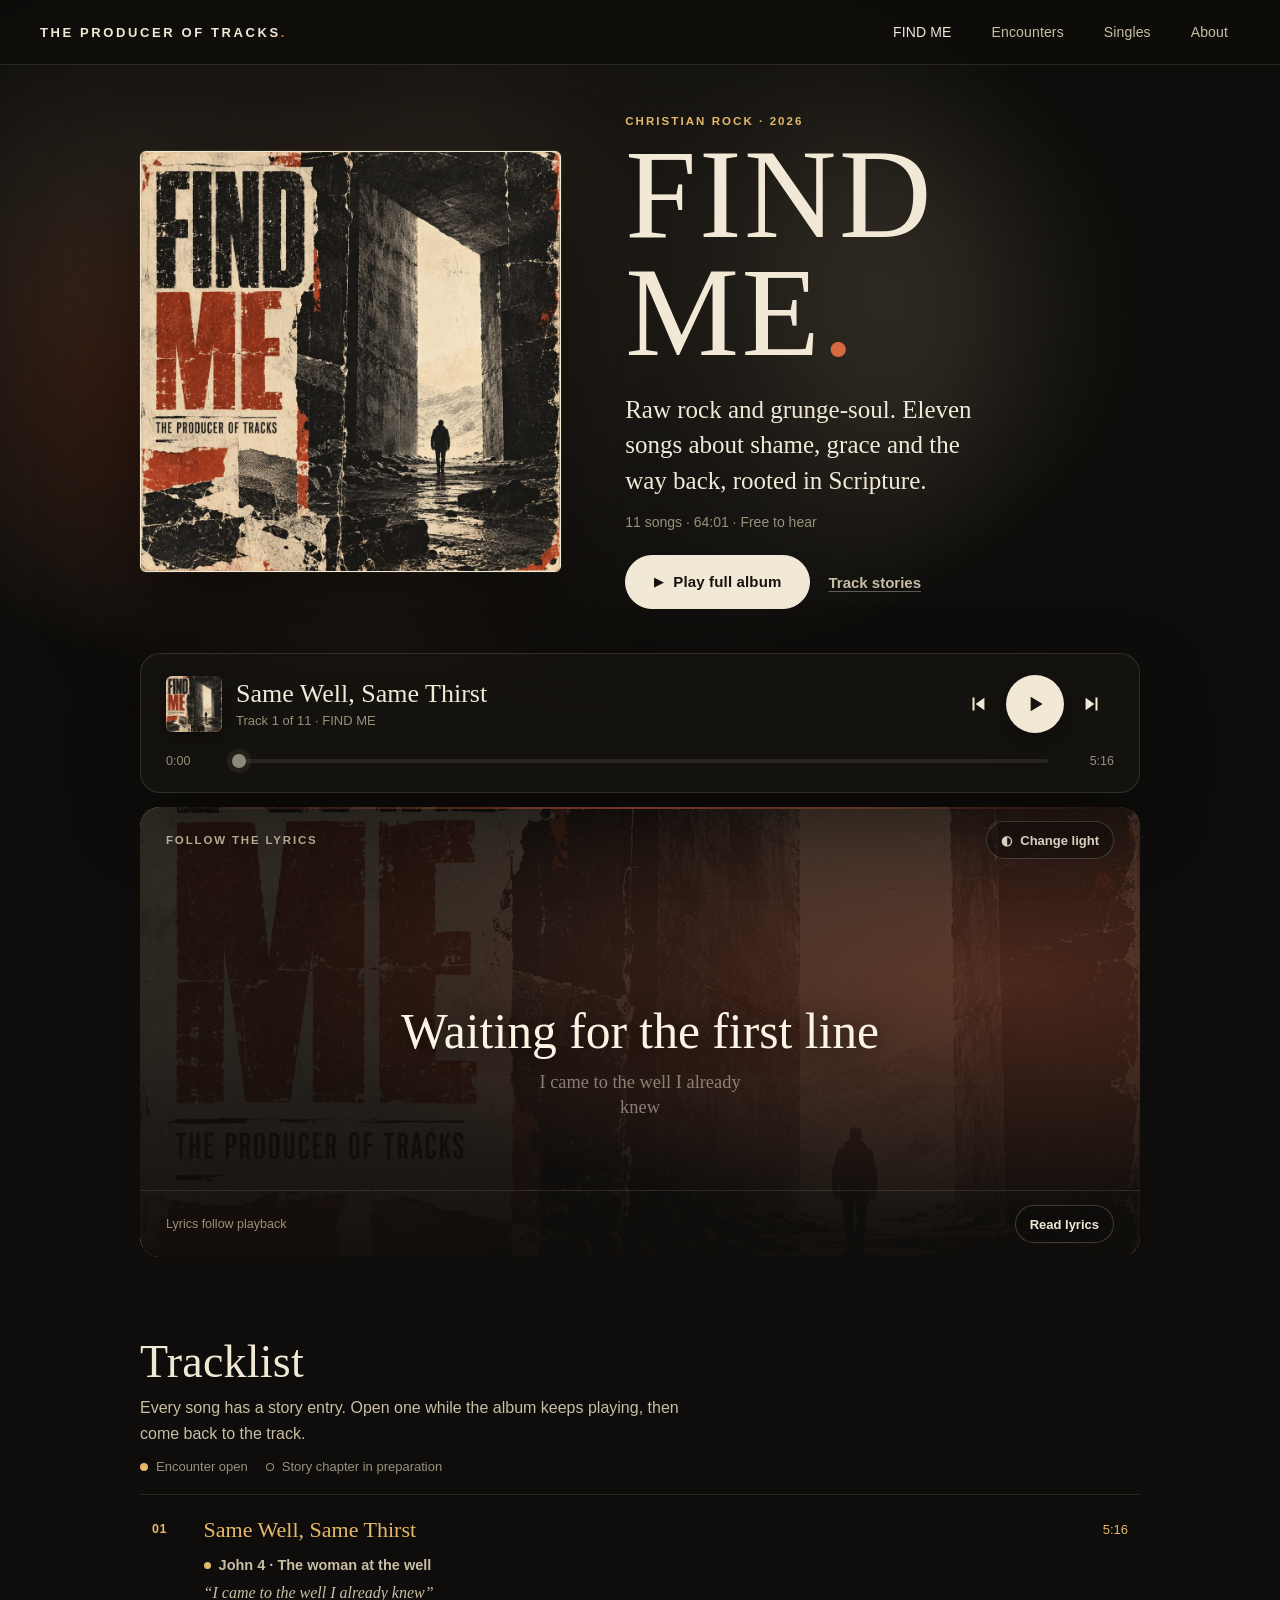
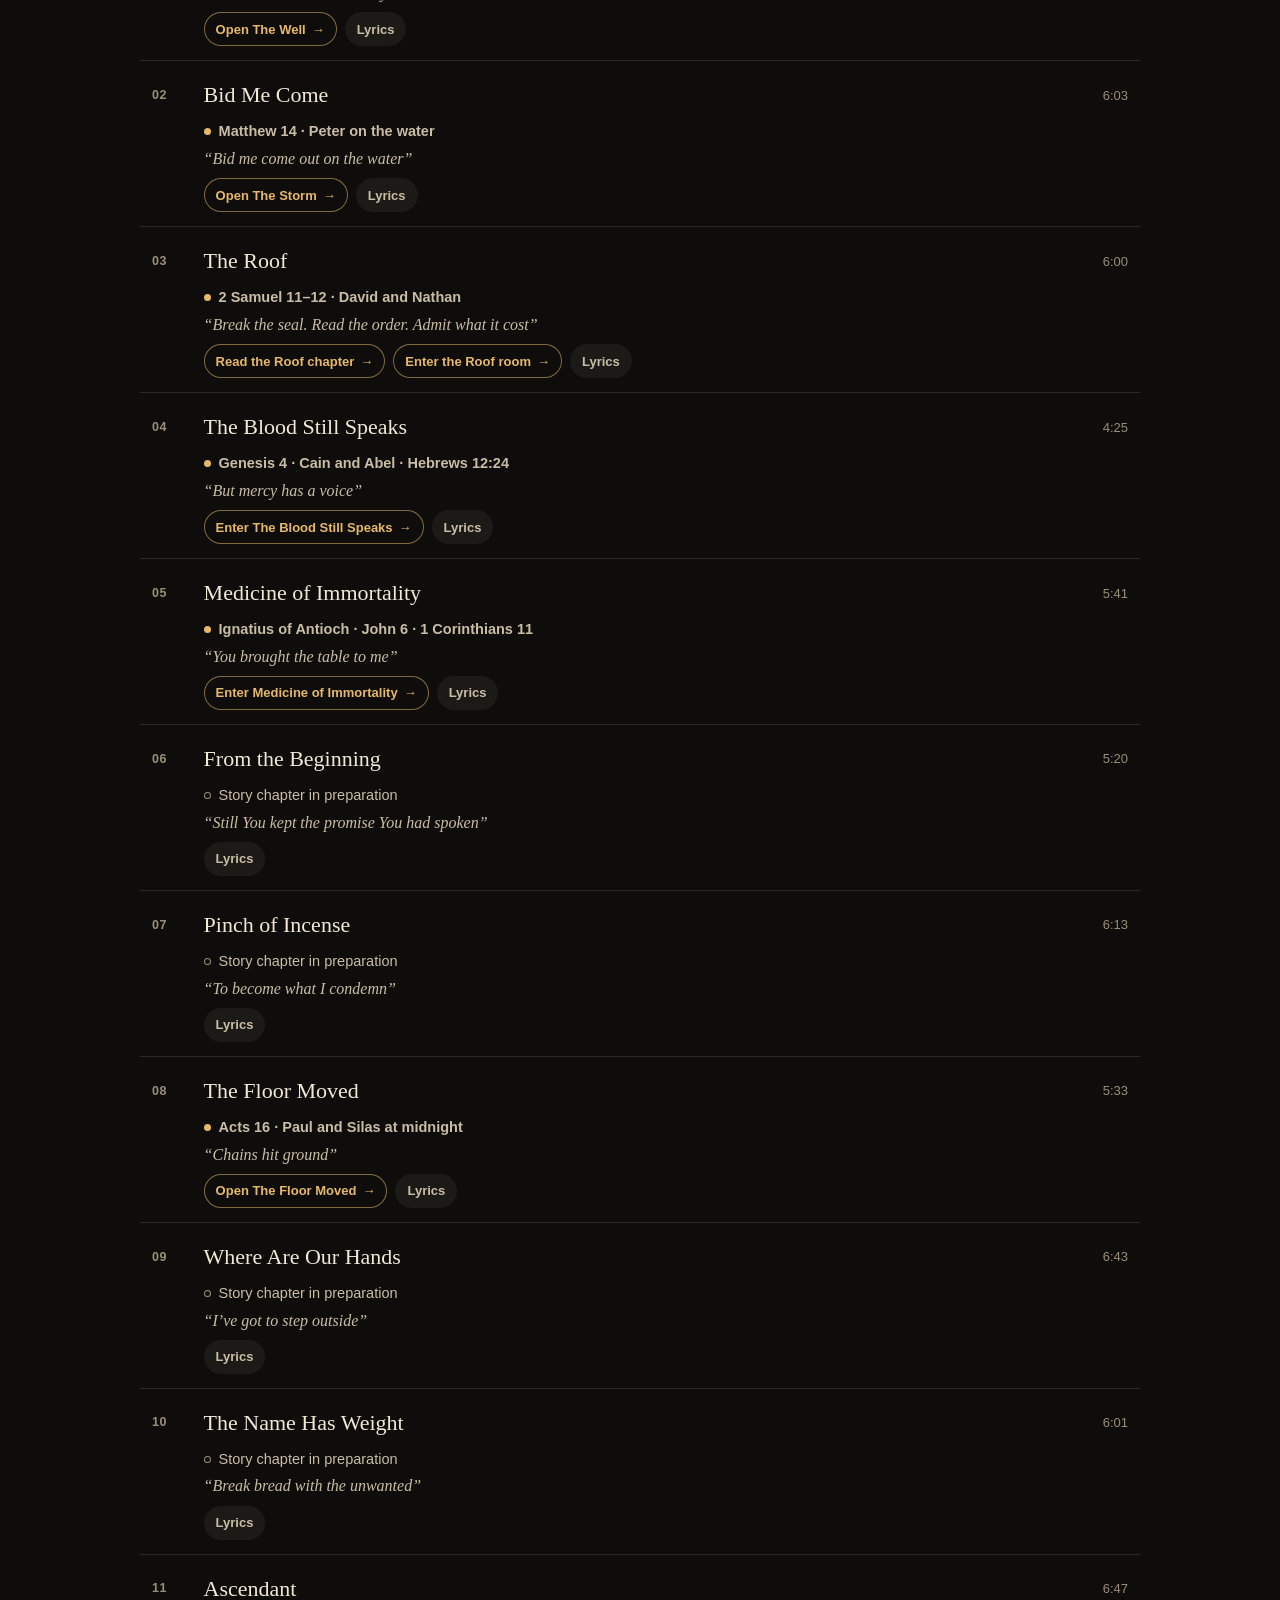
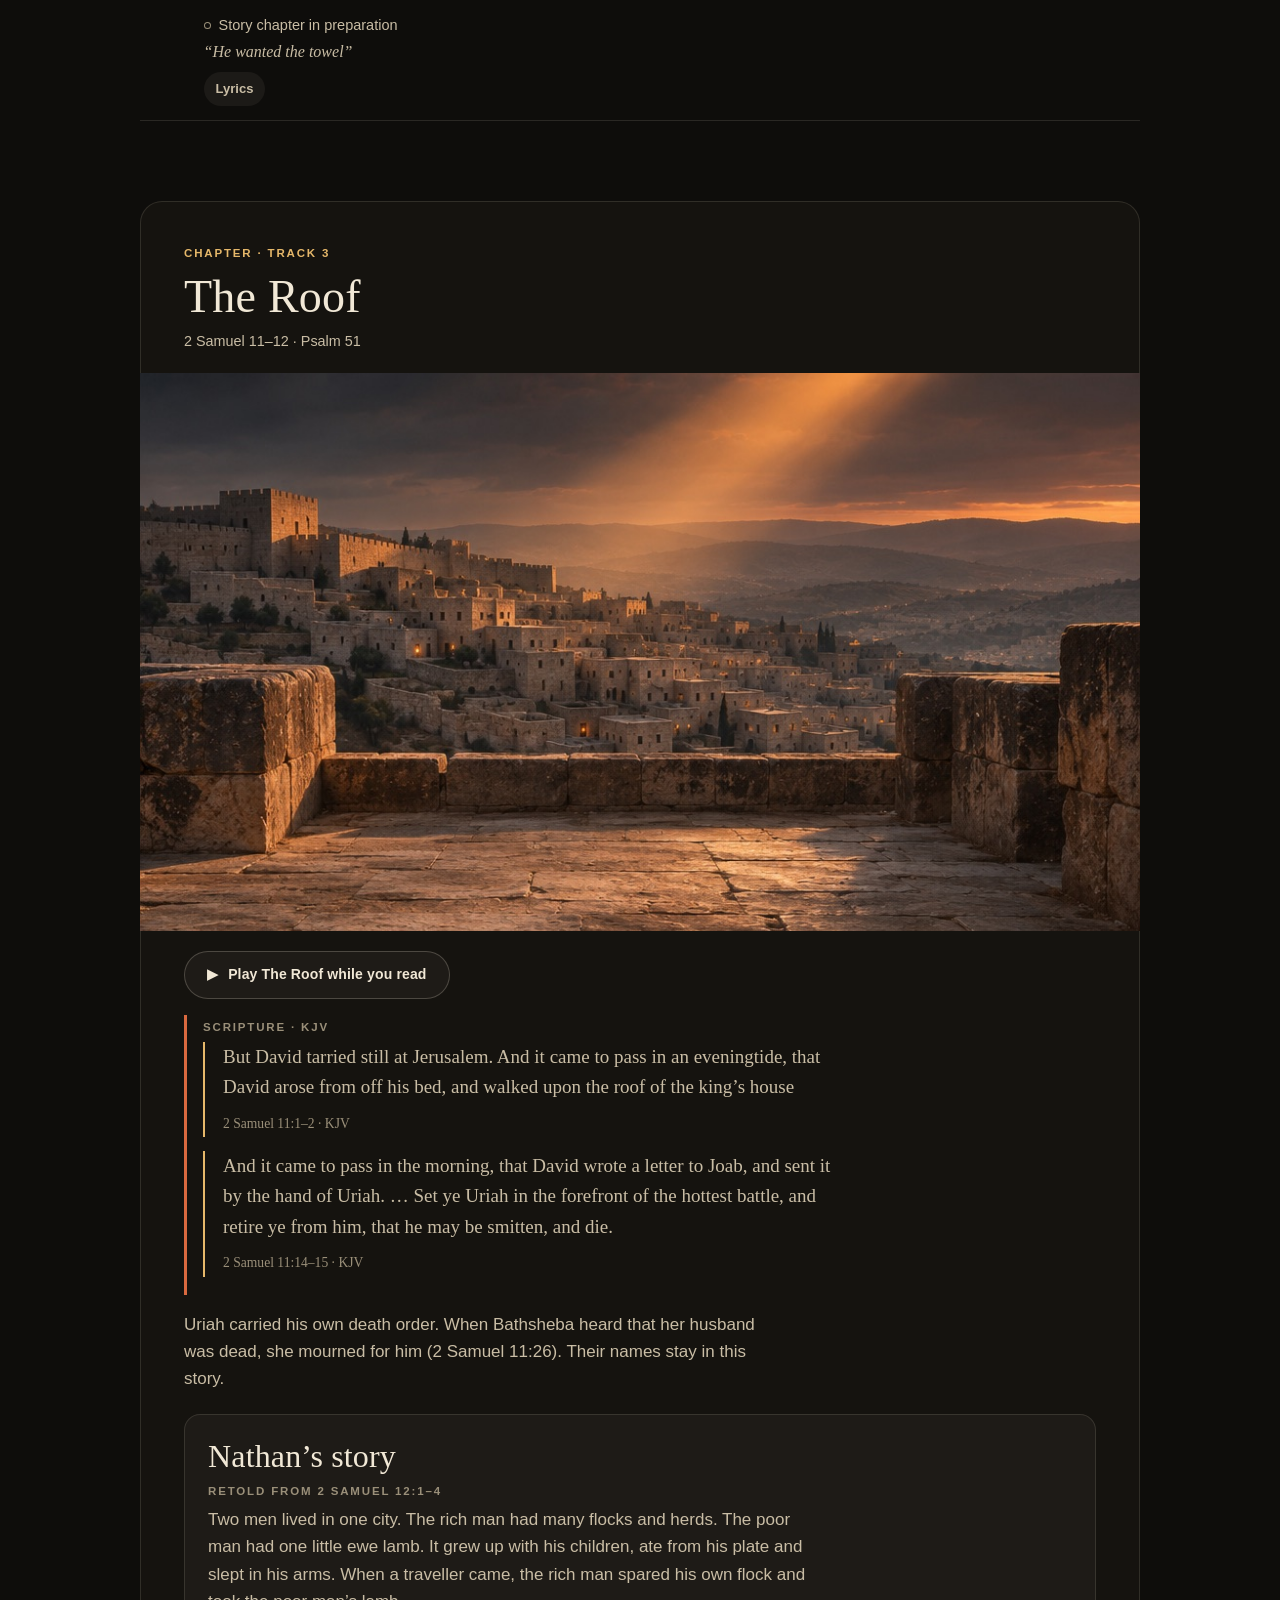
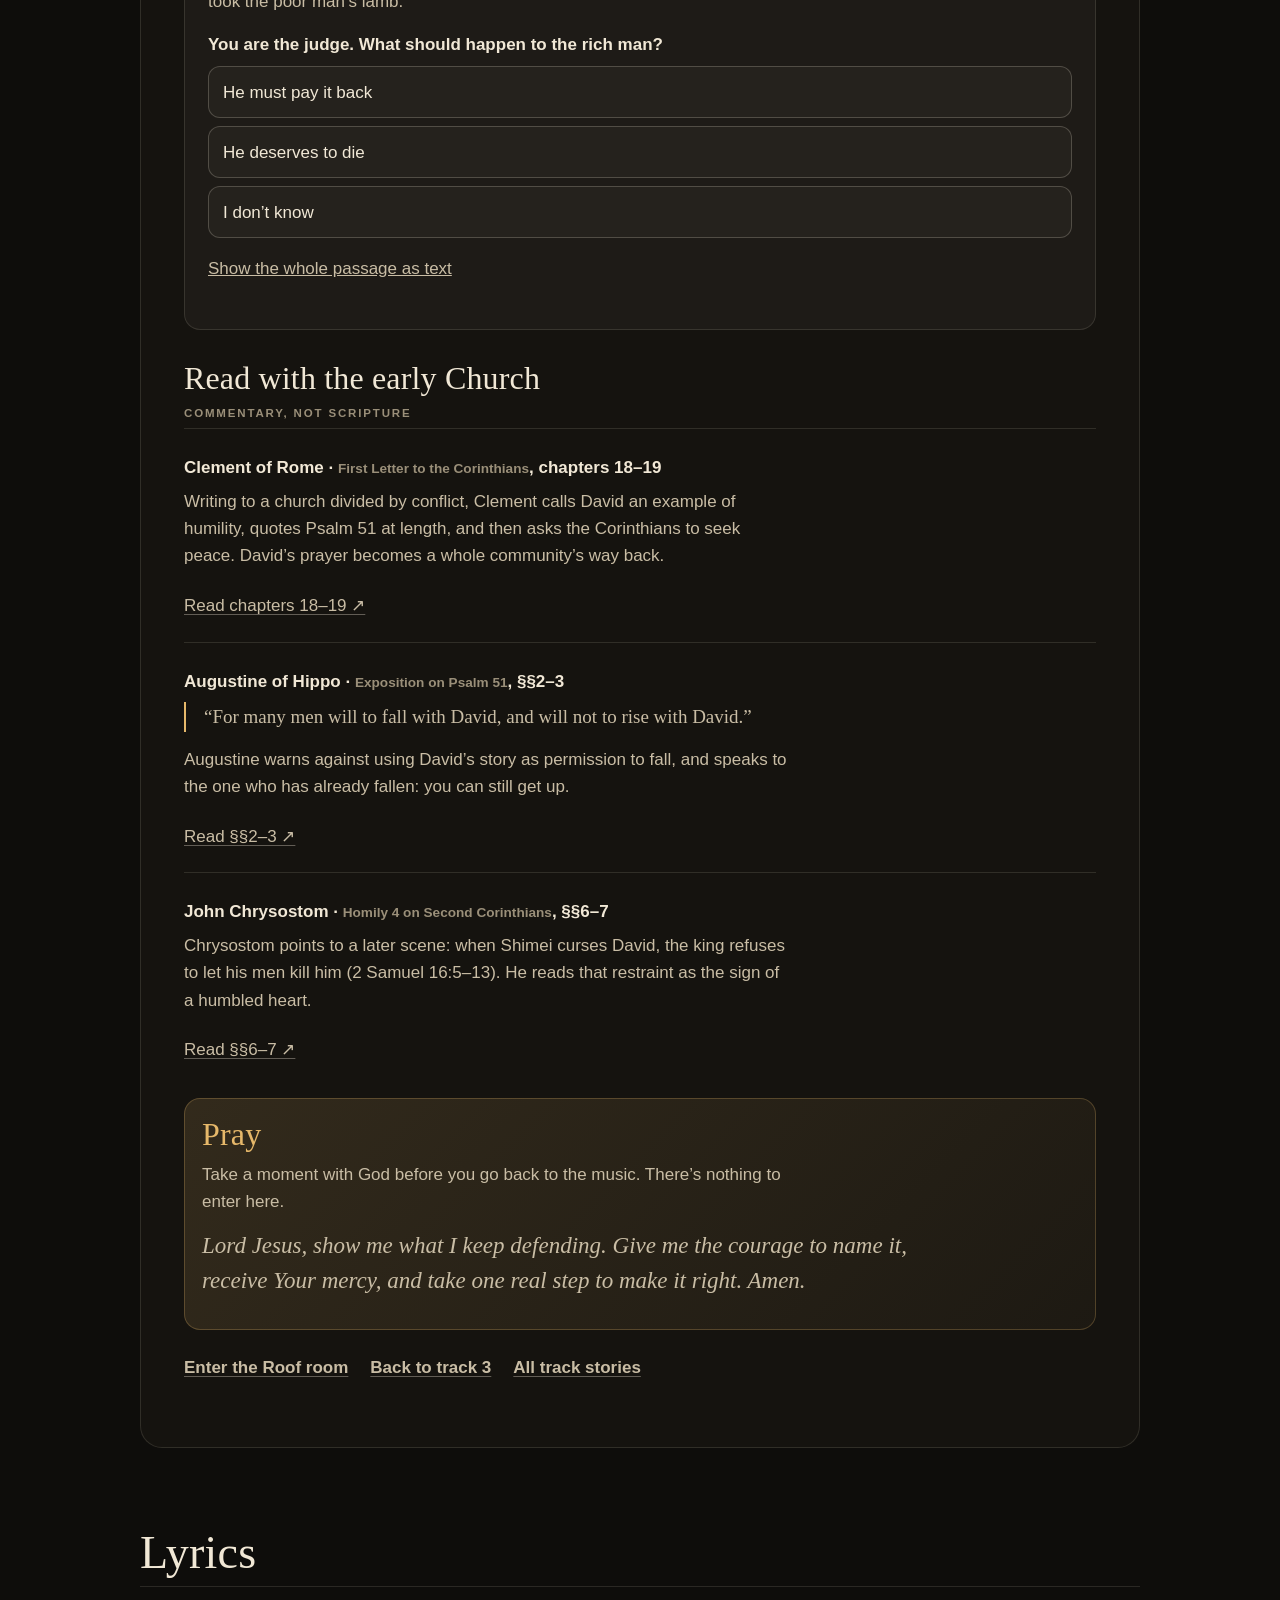
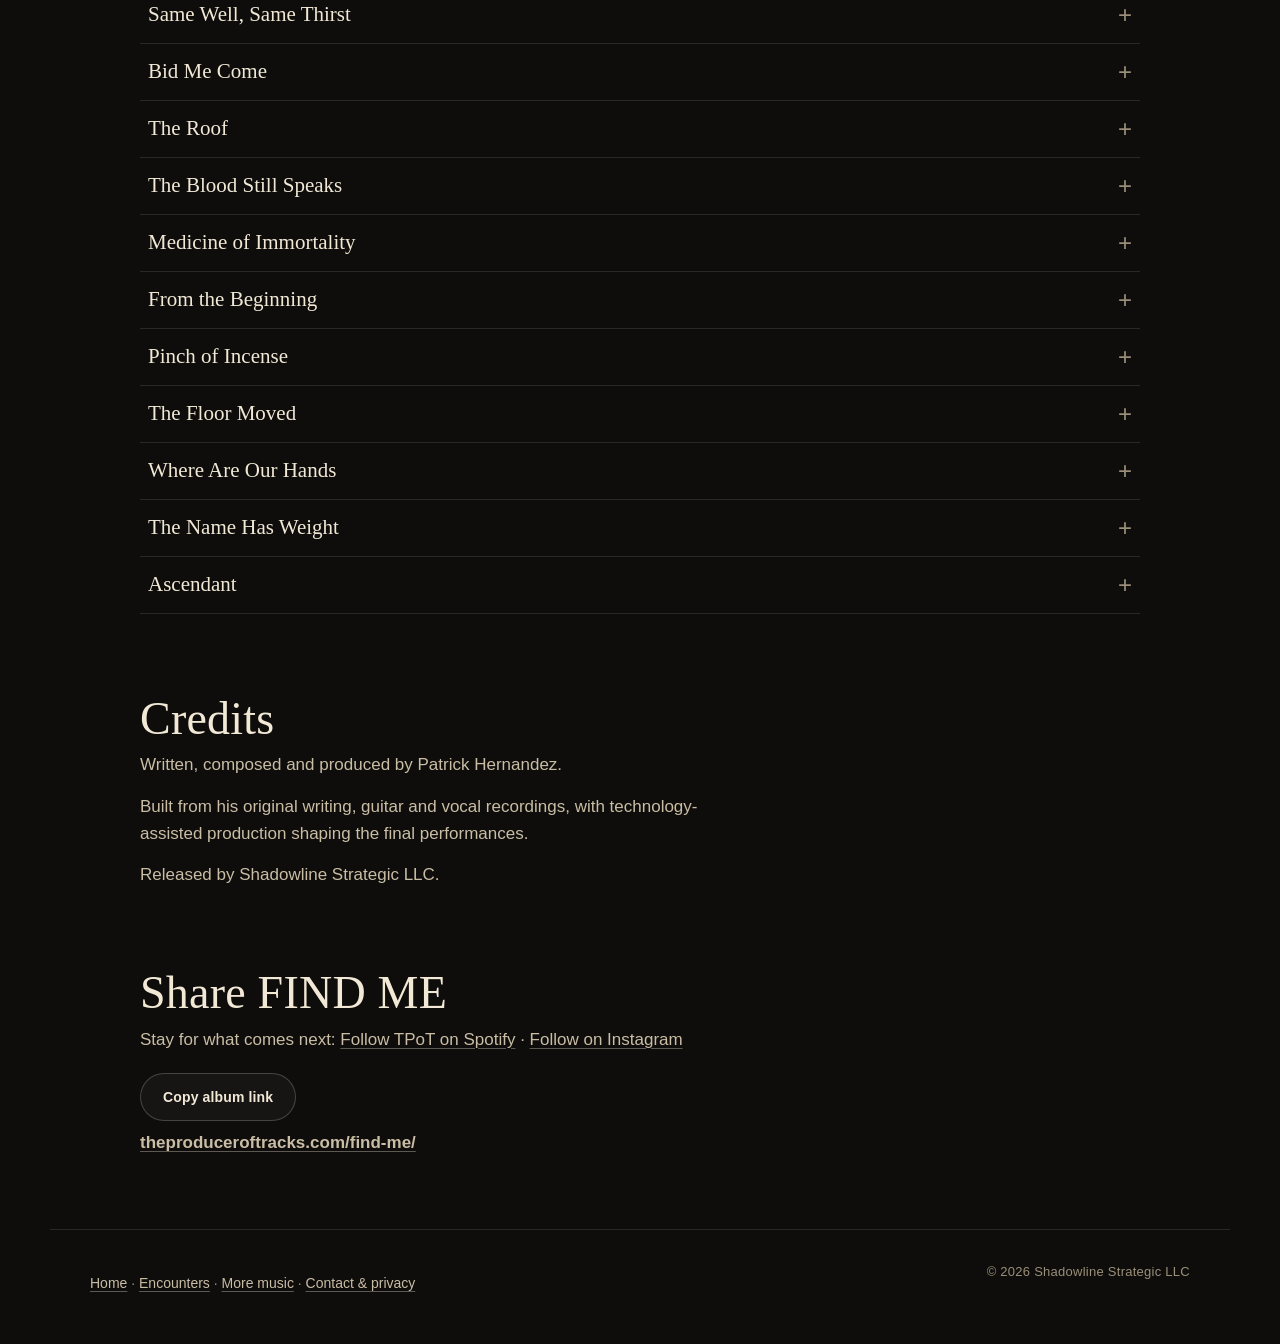
<file: find-me/index.html>
<!doctype html>
<html lang="en">
<head>
<meta charset="utf-8">
<meta http-equiv="Content-Security-Policy" content="default-src 'self'; script-src 'self' 'unsafe-inline'; style-src 'self' 'unsafe-inline'; img-src 'self' data: blob:; media-src 'self' blob:; font-src 'self' data:; connect-src 'self' https://tpot-listens.shadowline-strategic-llc.workers.dev; frame-src 'self' https://www.youtube-nocookie.com; worker-src 'self'; manifest-src 'self'; object-src 'none'; base-uri 'self'; form-action 'self'; upgrade-insecure-requests">
<meta name="referrer" content="strict-origin-when-cross-origin">
<script src="/assets/tpot-measure.js?v=c161634ffb" data-endpoint="https://tpot-listens.shadowline-strategic-llc.workers.dev/e" defer></script>
<meta name="viewport" content="width=device-width, initial-scale=1, viewport-fit=cover">
<meta name="theme-color" content="#0e0d0b">
<title>FIND ME · Christian rock album (2026) | The Producer of Tracks</title>
<meta name="description" content="FIND ME, the 2026 Christian rock album by The Producer of Tracks: all 11 songs free to hear, with the lyrics and the Scripture behind them. Raw rock and grunge-soul.">
<link rel="canonical" href="https://theproduceroftracks.com/find-me/">
<meta property="og:type" content="music.album">
<meta property="og:site_name" content="The Producer of Tracks">
<meta property="og:url" content="https://theproduceroftracks.com/find-me/">
<meta property="og:title" content="FIND ME · Christian rock album (2026) | The Producer of Tracks">
<meta property="og:description" content="FIND ME, the 2026 Christian rock album by The Producer of Tracks: all 11 songs free to hear, with the lyrics and the Scripture behind them. Raw rock and grunge-soul.">
<meta property="og:image" content="https://theproduceroftracks.com/assets/find-me-cover.jpg">
<meta property="og:image:type" content="image/jpeg">
<meta property="og:image:width" content="1000">
<meta property="og:image:height" content="1000">
<meta property="og:image:alt" content="FIND ME cover art showing a lone figure walking through a stone passage toward the light">
<meta name="twitter:card" content="summary">
<meta name="twitter:title" content="FIND ME · Christian rock album (2026) | The Producer of Tracks">
<meta name="twitter:description" content="FIND ME, the 2026 Christian rock album by The Producer of Tracks: all 11 songs free to hear, with the lyrics and the Scripture behind them. Raw rock and grunge-soul.">
<meta name="twitter:image" content="https://theproduceroftracks.com/assets/find-me-cover.jpg">
<meta name="twitter:image:alt" content="FIND ME cover art showing a lone figure walking through a stone passage toward the light">
<script type="application/ld+json">{"@context":"https://schema.org","@graph":[{"@type":"MusicAlbum","@id":"https://theproduceroftracks.com/find-me/#album","name":"FIND ME","url":"https://theproduceroftracks.com/find-me/","byArtist":{"@type":"MusicGroup","@id":"https://theproduceroftracks.com/#artist","name":"The Producer of Tracks"},"datePublished":"2026-11-20","genre":["Christian rock","Alternative rock","Grunge"],"albumProductionType":"https://schema.org/StudioAlbum","albumReleaseType":"https://schema.org/AlbumRelease","image":"https://theproduceroftracks.com/assets/find-me-cover.jpg","numTracks":11,"recordLabel":{"@type":"Organization","name":"Shadowline Strategic LLC"},"sameAs":["https://open.spotify.com/album/6yffGzkoRl16QHcIRfoFs1","https://www.deezer.com/album/1148958651","https://tidal.com/album/579907325","https://www.wikidata.org/wiki/Q142285563","https://musicbrainz.org/release-group/af6045f3-30e6-4850-9971-b0dfef559f69","https://genius.com/albums/The-producer-of-tracks/Find-me"],"track":{"@type":"ItemList","numberOfItems":11,"itemListElement":[{"@type":"ListItem","position":1,"item":{"@type":"MusicRecording","name":"Same Well, Same Thirst","duration":"PT5M16S","url":"https://theproduceroftracks.com/find-me/#lyrics-1","byArtist":{"@id":"https://theproduceroftracks.com/#artist"},"inAlbum":{"@id":"https://theproduceroftracks.com/find-me/#album"}}},{"@type":"ListItem","position":2,"item":{"@type":"MusicRecording","name":"Bid Me Come","duration":"PT6M03S","url":"https://theproduceroftracks.com/find-me/#lyrics-2","byArtist":{"@id":"https://theproduceroftracks.com/#artist"},"inAlbum":{"@id":"https://theproduceroftracks.com/find-me/#album"}}},{"@type":"ListItem","position":3,"item":{"@type":"MusicRecording","name":"The Roof","duration":"PT6M00S","url":"https://theproduceroftracks.com/find-me/#lyrics-3","byArtist":{"@id":"https://theproduceroftracks.com/#artist"},"inAlbum":{"@id":"https://theproduceroftracks.com/find-me/#album"}}},{"@type":"ListItem","position":4,"item":{"@type":"MusicRecording","name":"The Blood Still Speaks","duration":"PT4M25S","url":"https://theproduceroftracks.com/find-me/#lyrics-4","byArtist":{"@id":"https://theproduceroftracks.com/#artist"},"inAlbum":{"@id":"https://theproduceroftracks.com/find-me/#album"}}},{"@type":"ListItem","position":5,"item":{"@type":"MusicRecording","name":"Medicine of Immortality","duration":"PT5M41S","url":"https://theproduceroftracks.com/find-me/#lyrics-5","byArtist":{"@id":"https://theproduceroftracks.com/#artist"},"inAlbum":{"@id":"https://theproduceroftracks.com/find-me/#album"}}},{"@type":"ListItem","position":6,"item":{"@type":"MusicRecording","name":"From the Beginning","duration":"PT5M20S","url":"https://theproduceroftracks.com/find-me/#lyrics-6","byArtist":{"@id":"https://theproduceroftracks.com/#artist"},"inAlbum":{"@id":"https://theproduceroftracks.com/find-me/#album"}}},{"@type":"ListItem","position":7,"item":{"@type":"MusicRecording","name":"Pinch of Incense","duration":"PT6M13S","url":"https://theproduceroftracks.com/find-me/#lyrics-7","byArtist":{"@id":"https://theproduceroftracks.com/#artist"},"inAlbum":{"@id":"https://theproduceroftracks.com/find-me/#album"}}},{"@type":"ListItem","position":8,"item":{"@type":"MusicRecording","name":"The Floor Moved","duration":"PT5M33S","url":"https://theproduceroftracks.com/find-me/#lyrics-8","byArtist":{"@id":"https://theproduceroftracks.com/#artist"},"inAlbum":{"@id":"https://theproduceroftracks.com/find-me/#album"}}},{"@type":"ListItem","position":9,"item":{"@type":"MusicRecording","name":"Where Are Our Hands","duration":"PT6M43S","url":"https://theproduceroftracks.com/find-me/#lyrics-9","byArtist":{"@id":"https://theproduceroftracks.com/#artist"},"inAlbum":{"@id":"https://theproduceroftracks.com/find-me/#album"}}},{"@type":"ListItem","position":10,"item":{"@type":"MusicRecording","name":"The Name Has Weight","duration":"PT6M01S","url":"https://theproduceroftracks.com/find-me/#lyrics-10","byArtist":{"@id":"https://theproduceroftracks.com/#artist"},"inAlbum":{"@id":"https://theproduceroftracks.com/find-me/#album"}}},{"@type":"ListItem","position":11,"item":{"@type":"MusicRecording","name":"Ascendant","duration":"PT6M47S","url":"https://theproduceroftracks.com/find-me/#lyrics-11","byArtist":{"@id":"https://theproduceroftracks.com/#artist"},"inAlbum":{"@id":"https://theproduceroftracks.com/find-me/#album"}}}]}},{"@type":"MusicGroup","@id":"https://theproduceroftracks.com/#artist","name":"The Producer of Tracks","alternateName":"TPoT","url":"https://theproduceroftracks.com/","genre":["Christian rock","Alternative rock","Grunge"],"description":"Christian rock from The Producer of Tracks: raw rock and grunge-soul rooted in Scripture. Written, composed and produced by Patrick Hernandez.","image":"https://theproduceroftracks.com/assets/find-me-cover.jpg","member":{"@type":"Person","name":"Patrick Hernandez"},"sameAs":["https://open.spotify.com/artist/1ugF10HJT8Hcqgys5B0rYj","https://music.apple.com/us/artist/the-producer-of-tracks/6820142217","https://www.youtube.com/channel/UCHwaMG_W2n-3c8MF84aIp_A","https://www.instagram.com/theproduceroftracks/","https://www.tiktok.com/@theproduceroftracks","https://www.wikidata.org/wiki/Q142285561","https://musicbrainz.org/artist/1977cade-bb32-4711-8c59-2b88518c598c","https://genius.com/artists/The-producer-of-tracks"],"album":{"@id":"https://theproduceroftracks.com/find-me/#album"}}]}</script>
<link rel="icon" href="/icons/favicon-32.png" sizes="32x32" type="image/png">
<link rel="stylesheet" href="/styles.css">
<link rel="stylesheet" href="/find-me/album.css">
<script src="/find-me/album.js?v=seek-1" defer></script>
<script src="/find-me/lyrics.js" defer></script>
<link rel="stylesheet" href="/find-me/story.css">
<script src="/find-me/story.js" defer></script>
<script src="/find-me/player.js?v=1" defer></script>
<script src="/find-me/press.js" defer></script>
<script src="/assets/give.js" defer></script>
<link rel="stylesheet" href="/assets/tpot-2026.css?v=1">
<link rel="stylesheet" href="/find-me/player.css?v=1">
</head>
<body>
<a class="skip" href="#main">Skip to content</a>
<header class="top">
  <a class="brand" href="/">The Producer of Tracks<span>.</span></a>
  <nav class="site-nav" aria-label="Site"><a href="/find-me/" aria-current="page">FIND ME</a><a href="/#rooms">Encounters</a><a href="/#listen">Singles</a><a href="/#about">About</a></nav>
</header>
<main id="main" class="album-page" tabindex="-1">
  <div class="album-ambient" aria-hidden="true"></div>
  <section class="album-intro" aria-labelledby="album-title">
    <figure class="album-art"><img src="/assets/find-me-cover.jpg" width="1000" height="1000" alt="FIND ME cover art showing a lone figure walking through a stone passage toward the light" fetchpriority="high"></figure>
    <div class="album-copy">
      <p class="eyebrow">Christian rock · 2026</p>
      <h1 id="album-title">FIND ME<span>.</span></h1>
      <p class="album-lede">Raw rock and grunge-soul. Eleven songs about shame, grace and the way back, rooted in Scripture.</p>
      <p class="album-runtime">11 songs · 64:01 · Free to hear</p>
      <div class="album-actions">
        <button type="button" class="button primary" id="play-album" hidden><span aria-hidden="true">▶</span> Play full album</button>
        <a href="#tracklist">Track stories</a>
        <a href="#support" data-give-jump hidden>Support the music</a>
        <button type="button" class="button" id="resume-album" hidden></button>
      </div>
      <noscript><p>Use the player for the first track. The other tracks are linked below in album order.</p></noscript>
    </div>
  </section>

  <div id="listening-start" aria-hidden="true"></div>
  <section class="album-player" aria-labelledby="now-playing-title">
    <h2 class="eyebrow" id="now-playing-title">Album player</h2>
    <div class="np-row">
      <img class="np-art" src="/assets/find-me-cover.jpg" width="1000" height="1000" alt="" loading="lazy">
      <div class="np-meta">
        <p id="now-playing" role="status" tabindex="-1">1 of 11 · Same Well, Same Thirst</p>
        <p class="np-title" data-np-title aria-hidden="true"></p>
        <p class="np-sub" data-np-sub aria-hidden="true"></p>
      </div>
      <div class="np-transport" data-np-transport hidden>
        <button type="button" class="np-btn" data-np="prev" data-track="player-prev" aria-label="Previous track"><svg viewBox="0 0 24 24" aria-hidden="true"><path d="M6 5h2.2v14H6zM19 5.2v13.6L9.4 12z" fill="currentColor"/></svg></button>
        <button type="button" class="np-btn np-play" data-np="toggle" data-track="player-toggle" aria-label="Play"><svg class="i-play" viewBox="0 0 24 24" aria-hidden="true"><path d="M8 5.2v13.6L19 12z" fill="currentColor"/></svg><svg class="i-pause" viewBox="0 0 24 24" aria-hidden="true"><path d="M7 5h3.6v14H7zM13.4 5H17v14h-3.6z" fill="currentColor"/></svg></button>
        <button type="button" class="np-btn" data-np="next" data-track="player-next" aria-label="Next track"><svg viewBox="0 0 24 24" aria-hidden="true"><path d="M15.8 5H18v14h-2.2zM5 5.2v13.6L14.6 12z" fill="currentColor"/></svg></button>
      </div>
    </div>
    <audio data-listen-endpoint="https://tpot-listens.shadowline-strategic-llc.workers.dev/listen" id="album-audio" controls preload="none" aria-labelledby="now-playing" src="/assets/find-me-e3b/01.mp3"></audio>
    <div id="album-seek" hidden><label for="album-position">Jump within track</label> <output id="album-position-time" for="album-position">0:00</output> <input id="album-position" type="range" min="0" max="0" step="1" value="0" disabled> <span class="np-dur" data-np-dur aria-hidden="true"></span></div>
    <p class="player-error" id="player-error" role="status" hidden></p>

  </section>

    <div id="press-download" class="press-download" hidden>
      <a class="button" id="press-album-download" href="https://drive.google.com/file/d/1tFjdBvOT3G2xUu1qCDX0bX5Oa4cRzoQ4/view" target="_blank" rel="noopener noreferrer" aria-describedby="press-download-note">Download full album</a>
      <p id="press-download-note">Press listening package: 11 MP3s in album order, cover art, bio and tracklist. Opens Google Drive in a new tab. No sign-in required.</p>
      <p class="press-measure-note">This listening link helps us measure visits, playback and download-button clicks. It does not identify the listener or track offline listening.</p>
    </div>

  <section class="lyric-scene" aria-labelledby="scene-title" hidden>
    <div class="scene-head">
      <h2 id="scene-title">Follow the lyrics</h2>
      <button type="button" id="scene-light" aria-label="Change the lighting" title="Change the lighting">
        <span aria-hidden="true">◐</span><span>Change light</span>
      </button>
    </div>
    <div class="scene-lines">
      <p id="scene-before" aria-hidden="true"></p>
      <p id="scene-current"></p>
      <p id="scene-after" aria-hidden="true"></p>
    </div>
    <div class="scene-foot">
      <p id="scene-status" role="status"></p>
      <button type="button" id="scene-read">Read lyrics</button>
    </div>
  </section>

  <section class="album-section" id="tracklist" aria-labelledby="tracklist-title">
    <h2 id="tracklist-title">Tracklist</h2>
    <p class="tracks-intro">Every song has a story entry. Open one while the album keeps playing, then come back to the track.</p>
    <ul class="tracks-key" aria-hidden="true"><li><i></i>Encounter open</li><li><i class="pending"></i>Story chapter in preparation</li></ul>
    <ol class="tracks">
      <li><button type="button" class="track" hidden data-src="/assets/find-me-e3b/01.mp3" aria-label="Play Same Well, Same Thirst"><span>Same Well, Same Thirst</span><span class="track-length" aria-hidden="true">5:16</span></button><noscript><a href="/assets/find-me-e3b/01.mp3">Same Well, Same Thirst (5:13)</a></noscript>
        <div class="story" id="story-1"><p class="story-ref">John 4 · The woman at the well</p><p class="story-line">“I came to the well I already knew”</p><p class="story-links"><a class="story-open" href="/well/#arrival" data-chapter="The Well">Open The Well</a><a href="#lyrics-1">Lyrics</a></p></div>
      </li>
      <li><button type="button" class="track" hidden data-src="/assets/find-me-e3b/02.mp3" aria-label="Play Bid Me Come"><span>Bid Me Come</span><span class="track-length" aria-hidden="true">6:03</span></button><noscript><a href="/assets/find-me-e3b/02.mp3">Bid Me Come (6:00)</a></noscript>
        <div class="story" id="story-2"><p class="story-ref">Matthew 14 · Peter on the water</p><p class="story-line">“Bid me come out on the water”</p><p class="story-links"><a class="story-open" href="/#storm" data-chapter="The Storm">Open The Storm</a><a href="#lyrics-2">Lyrics</a></p></div>
      </li>
      <li><button type="button" class="track" hidden data-src="/assets/find-me-e3b/03.mp3" aria-label="Play The Roof"><span>The Roof</span><span class="track-length" aria-hidden="true">6:00</span></button><noscript><a href="/assets/find-me-e3b/03.mp3">The Roof (5:56)</a></noscript>
        <div class="story" id="story-3"><p class="story-ref">2 Samuel 11–12 · David and Nathan</p><p class="story-line">“Break the seal. Read the order. Admit what it cost”</p><p class="story-links"><a class="story-open" href="#chapter-roof">Read the Roof chapter</a><a class="story-open" href="/roof/" data-chapter="The Roof">Enter the Roof room</a><a href="#lyrics-3">Lyrics</a></p></div>
      </li>
      <li><button type="button" class="track" hidden data-src="/assets/find-me-e3b/04.mp3" aria-label="Play The Blood Still Speaks"><span>The Blood Still Speaks</span><span class="track-length" aria-hidden="true">4:25</span></button><noscript><a href="/assets/find-me-e3b/04.mp3">The Blood Still Speaks (4:23)</a></noscript>
        <div class="story" id="story-4"><p class="story-ref">Genesis 4 · Cain and Abel · Hebrews 12:24</p><p class="story-line">“But mercy has a voice”</p><p class="story-links"><a class="story-open" href="/blood/" data-chapter="The Blood Still Speaks">Enter The Blood Still Speaks</a><a href="#lyrics-4">Lyrics</a></p></div>
      </li>
      <li><button type="button" class="track" hidden data-src="/assets/find-me-e3b/05.mp3" aria-label="Play Medicine of Immortality"><span>Medicine of Immortality</span><span class="track-length" aria-hidden="true">5:41</span></button><noscript><a href="/assets/find-me-e3b/05.mp3">Medicine of Immortality (5:38)</a></noscript>
        <div class="story" id="story-5"><p class="story-ref">Ignatius of Antioch · John 6 · 1 Corinthians 11</p><p class="story-line">“You brought the table to me”</p><p class="story-links"><a class="story-open" href="/medicine/" data-chapter="Medicine of Immortality">Enter Medicine of Immortality</a><a href="#lyrics-5">Lyrics</a></p></div>
      </li>
      <li><button type="button" class="track" hidden data-src="/assets/find-me-e3b/06.mp3" aria-label="Play From the Beginning"><span>From the Beginning</span><span class="track-length" aria-hidden="true">5:20</span></button><noscript><a href="/assets/find-me-e3b/06.mp3">From the Beginning (5:17)</a></noscript>
        <div class="story" id="story-6"><p class="story-ref story-pending">Story chapter in preparation</p><p class="story-line">“Still You kept the promise You had spoken”</p><p class="story-links"><a href="#lyrics-6">Lyrics</a></p></div>
      </li>
      <li><button type="button" class="track" hidden data-src="/assets/find-me-e3b/07.mp3" aria-label="Play Pinch of Incense"><span>Pinch of Incense</span><span class="track-length" aria-hidden="true">6:13</span></button><noscript><a href="/assets/find-me-e3b/07.mp3">Pinch of Incense (6:10)</a></noscript>
        <div class="story" id="story-7"><p class="story-ref story-pending">Story chapter in preparation</p><p class="story-line">“To become what I condemn”</p><p class="story-links"><a href="#lyrics-7">Lyrics</a></p></div>
      </li>
      <li><button type="button" class="track" hidden data-src="/assets/find-me-e3b/08.mp3" aria-label="Play The Floor Moved"><span>The Floor Moved</span><span class="track-length" aria-hidden="true">5:33</span></button><noscript><a href="/assets/find-me-e3b/08.mp3">The Floor Moved (5:30)</a></noscript>
        <div class="story" id="story-8"><p class="story-ref">Acts 16 · Paul and Silas at midnight</p><p class="story-line">“Chains hit ground”</p><p class="story-links"><a class="story-open" href="/#floor" data-chapter="The Floor Moved">Open The Floor Moved</a><a href="#lyrics-8">Lyrics</a></p></div>
      </li>
      <li><button type="button" class="track" hidden data-src="/assets/find-me-e3b/09.mp3" aria-label="Play Where Are Our Hands"><span>Where Are Our Hands</span><span class="track-length" aria-hidden="true">6:43</span></button><noscript><a href="/assets/find-me-e3b/09.mp3">Where Are Our Hands (6:40)</a></noscript>
        <div class="story" id="story-9"><p class="story-ref story-pending">Story chapter in preparation</p><p class="story-line">“I’ve got to step outside”</p><p class="story-links"><a href="#lyrics-9">Lyrics</a></p></div>
      </li>
      <li><button type="button" class="track" hidden data-src="/assets/find-me-e3b/10.mp3" aria-label="Play The Name Has Weight"><span>The Name Has Weight</span><span class="track-length" aria-hidden="true">6:01</span></button><noscript><a href="/assets/find-me-e3b/10.mp3">The Name Has Weight (5:58)</a></noscript>
        <div class="story" id="story-10"><p class="story-ref story-pending">Story chapter in preparation</p><p class="story-line">“Break bread with the unwanted”</p><p class="story-links"><a href="#lyrics-10">Lyrics</a></p></div>
      </li>
      <li><button type="button" class="track" hidden data-src="/assets/find-me-e3b/11.mp3" aria-label="Play Ascendant"><span>Ascendant</span><span class="track-length" aria-hidden="true">6:47</span></button><noscript><a href="/assets/find-me-e3b/11.mp3">Ascendant (6:43)</a></noscript>
        <div class="story" id="story-11"><p class="story-ref story-pending">Story chapter in preparation</p><p class="story-line">“He wanted the towel”</p><p class="story-links"><a href="#lyrics-11">Lyrics</a></p></div>
      </li>
    </ol>
  </section>


  <section class="album-section chapter" id="chapter-roof" aria-labelledby="roof-title">
    <p class="eyebrow">Chapter · Track 3</p>
    <h2 id="roof-title">The Roof</h2>
    <p class="chapter-refs">2 Samuel 11–12 · Psalm 51</p>
    <figure class="chapter-art"><img src="/roof/roof.jpg" width="1536" height="1024" loading="lazy" decoding="async" alt="An empty stone rooftop above an ancient city at dusk, with a shaft of light breaking through dark clouds"></figure>
    <p class="chapter-play"><button type="button" class="button" data-play-track="3" hidden><span aria-hidden="true">▶</span> Play The Roof while you read</button></p>

    <div class="scripture">
      <p class="src-label">Scripture · KJV</p>
      <blockquote><p>But David tarried still at Jerusalem. And it came to pass in an eveningtide, that David arose from off his bed, and walked upon the roof of the king’s house</p><cite>2 Samuel 11:1–2 · KJV</cite></blockquote>
      <blockquote><p>And it came to pass in the morning, that David wrote a letter to Joab, and sent it by the hand of Uriah. … Set ye Uriah in the forefront of the hottest battle, and retire ye from him, that he may be smitten, and die.</p><cite>2 Samuel 11:14–15 · KJV</cite></blockquote>
    </div>
    <p>Uriah carried his own death order. When Bathsheba heard that her husband was dead, she mourned for him (2 Samuel 11:26). Their names stay in this story.</p>

    <div class="verdict" id="roof-verdict" aria-labelledby="verdict-title">
      <h3 id="verdict-title">Nathan’s story</h3>
      <p class="src-label">Retold from 2 Samuel 12:1–4</p>
      <p>Two men lived in one city. The rich man had many flocks and herds. The poor man had one little ewe lamb. It grew up with his children, ate from his plate and slept in his arms. When a traveller came, the rich man spared his own flock and took the poor man’s lamb.</p>
      <fieldset class="verdict-choice" hidden>
        <legend>You are the judge. What should happen to the rich man?</legend>
        <button type="button" data-verdict="repay" data-track="roof-verdict">He must pay it back</button>
        <button type="button" data-verdict="die" data-track="roof-verdict">He deserves to die</button>
        <button type="button" data-verdict="unsure" data-track="roof-verdict">I don’t know</button>
      </fieldset>
      <div class="verdict-step" data-step="david">
        <h4 tabindex="-1">David gave his verdict</h4>
        <blockquote><p>And David’s anger was greatly kindled against the man; and he said to Nathan, As the LORD liveth, the man that hath done this thing shall surely die: And he shall restore the lamb fourfold, because he did this thing, and because he had no pity.</p><cite>2 Samuel 12:5–6 · KJV</cite></blockquote>
        <p class="verdict-mine" aria-live="polite" data-measure-private></p>
        <p><button type="button" class="button" data-reveal="nathan" hidden>Hear Nathan’s answer</button></p>
      </div>
      <div class="verdict-step" data-step="nathan">
        <h4 tabindex="-1" class="turn">“Thou art the man.”</h4>
        <p class="src-label">2 Samuel 12:7 · KJV</p>
        <blockquote><p>And David said unto Nathan, I have sinned against the LORD. And Nathan said unto David, The LORD also hath put away thy sin; thou shalt not die.</p><cite>2 Samuel 12:13 · KJV</cite></blockquote>
        <p>David is forgiven, and Uriah is still dead. Mercy does not undo what was done. Psalm 51 is the prayer of someone who has stopped defending himself:</p>
        <blockquote><p>Create in me a clean heart, O God; and renew a right spirit within me.</p><cite>Psalm 51:10 · KJV</cite></blockquote>
        <p class="verdict-question">Where is it easier to judge someone else than to tell the truth about yourself?</p>
        <p class="bible-links">Read the whole passage in the NABRE: <a href="https://bible.usccb.org/bible/2samuel/11" rel="noopener">2 Samuel 11 (NABRE) ↗</a> <a href="https://bible.usccb.org/bible/2samuel/12" rel="noopener">2 Samuel 12 (NABRE) ↗</a> <a href="https://bible.usccb.org/bible/psalms/51" rel="noopener">Psalm 51 (NABRE) ↗</a></p>
      </div>
      <p class="verdict-text"><button type="button" class="linkish" data-verdict-all hidden>Show the whole passage as text</button></p>
    </div>

    <div class="fathers" aria-labelledby="fathers-title">
      <h3 id="fathers-title">Read with the early Church</h3>
      <p class="src-label">Commentary, not Scripture</p>
      <article>
        <h4>Clement of Rome · <cite>First Letter to the Corinthians</cite>, chapters 18–19</h4>
        <p>Writing to a church divided by conflict, Clement calls David an example of humility, quotes Psalm 51 at length, and then asks the Corinthians to seek peace. David’s prayer becomes a whole community’s way back.</p>
        <p><a href="https://www.newadvent.org/fathers/1010.htm" rel="noopener">Read chapters 18–19 ↗</a></p>
      </article>
      <article>
        <h4>Augustine of Hippo · <cite>Exposition on Psalm 51</cite>, §§2–3</h4>
        <blockquote><p>“For many men will to fall with David, and will not to rise with David.”</p></blockquote>
        <p>Augustine warns against using David’s story as permission to fall, and speaks to the one who has already fallen: you can still get up.</p>
        <p><a href="https://www.newadvent.org/fathers/1801051.htm" rel="noopener">Read §§2–3 ↗</a></p>
      </article>
      <article>
        <h4>John Chrysostom · <cite>Homily 4 on Second Corinthians</cite>, §§6–7</h4>
        <p>Chrysostom points to a later scene: when Shimei curses David, the king refuses to let his men kill him (2 Samuel 16:5–13). He reads that restraint as the sign of a humbled heart.</p>
        <p><a href="https://www.newadvent.org/fathers/220204.htm" rel="noopener">Read §§6–7 ↗</a></p>
      </article>
    </div>

    <div class="prayer" aria-labelledby="pray-title">
      <h3 id="pray-title">Pray</h3>
      <p>Take a moment with God before you go back to the music. There’s nothing to enter here.</p>
      <p class="prayer-text">Lord Jesus, show me what I keep defending. Give me the courage to name it, receive Your mercy, and take one real step to make it right. Amen.</p>
    </div>

    <p class="chapter-links"><a class="story-open" href="/roof/" data-chapter="The Roof">Enter the Roof room</a><a href="#story-3">Back to track 3</a><a href="#tracklist">All track stories</a></p>
  </section>


  <section class="album-section" aria-labelledby="lyrics-title">
    <h2 id="lyrics-title">Lyrics</h2>
    <div class="lyrics-list">
      <details id="lyrics-1"><summary>Same Well, Same Thirst</summary><p class="album-lyrics">I came to the well I already knew
Jar in hand
Same thirst

Screen light before the house is awake
A voice that tells me who to hate
A hundred faces saying see me
I watch my own reflection wait
A touch that keeps the silence back
Something that makes the room feel kind
I call it living while it lasts
Then come up thirsty every time

You sat down tired beside the water
Asked a drink of me
I almost laughed
You had no bucket
I had everything but peace

Same well
Same thirst
I know how to fill this jar
I don’t know what I’m dying for
You asked me for water
I gave You what I knew
You stayed beside the part of me
I kept from coming into view

I knew the chapter, knew the line
Could hold a room with what I’d read
Could not sit still when they were gone
Could not let the quiet get too near
You named the life I hadn’t mentioned
I gave the smallest truth I could
Then asked which mountain held the Father
While You sat where my secrets stood

Same well
Same thirst
I know how to fill this jar
I don’t know what I’m dying for
You asked me for water
I gave You what I knew
You stayed beside the part of me
I kept from coming into view

If You know
Why are You still here

If You know
Why are You still here
I gave the smallest truth I could
You did not turn away
I brought the words that kept me safe
You let the silence stay
I want the water
And the road back to the well
I want the life You’re offering
With somewhere left to hide

You know that too

Then let me stand here empty
With nothing left to prove
You asked a drink of me
And I am asking life of You

The jar stood where I left it
I was halfway down the road
Running toward the very people
I had hoped would leave me alone
Come and see
He knew the things I wouldn’t tell
Come and see
He was waiting at the well

Same well
Same thirst
You met me where I always came
And knew me underneath my words
You asked me for water
Now I’m asking You
Let the spring You spoke of rise
Here beneath these ribs of mine

The jar is by the water
There are people down the road
Come and see</p></details>
      <details id="lyrics-2"><summary>Bid Me Come</summary><p class="album-lyrics">I kept the company of graves
Chains on the wrist, stone in the hand
Town learned my name and crossed the road
I learned the dark and called it land
A sinful man, I said depart
Don&#x27;t stand so near, you&#x27;ll soil the hem
All my clean attempts were rags
Hung on a line and soaked again

Wind on the water, boat on the black
They stayed seated
I asked through the black

If it&#x27;s you, bid me come
Bid me come out on the water
I ain&#x27;t worthy, I ain&#x27;t done
Bid me come, bid me come
I stepped out filthy
The sea held for a breath
Then the wind took the rest
Lord, save me

Lord, save me

I saw the wave and lost the face
I saw the wave and lost the face
Faith the size of a sinking stone
Publican lungs, I couldn&#x27;t look up
Struck the chest and begged alone
She wept at his feet
Wiped them with her hair
Much forgiven, then much love
I wanted the cleaning before the door
He met me dirty at the door

Wind on the water, hand in the dark
Not my nerve
Somebody&#x27;s arm

If it&#x27;s you, bid me come
Bid me come out on the water
I ain&#x27;t worthy, I ain&#x27;t done
Bid me come, bid me come
I stepped out filthy
The sea held for a breath
Then the wind took the rest
Lord, save me

Lord, save me

Down
Down where the boast goes quiet
Down where the tombs still know my name
I did the thing I hated
I hated it and did it again
Who delivers a man
From the man he keeps becoming

Create in me
Not a better story
A clean heart
Don&#x27;t cast me out
Don&#x27;t take the nearness back

I went under
Not a martyr
A man who looked at the wind

And a hand
Not a ladder
A hand

Clothed
In my right mind
Sent home
To the people
Who remembered me dangerous

If it&#x27;s you, bid me come
Bid me come out on the water
I ain&#x27;t worthy, I ain&#x27;t done
Bid me come, bid me come
I stepped out filthy
You caught what I let go
Little faith, even so
Lord, save me

Lord, save me

Depart from me
I said it
You stayed</p></details>
      <details id="lyrics-3"><summary>The Roof</summary><p class="album-lyrics">When kings went out to war
He stayed

He had a crown. He had a house
Had men who marched when he opened his mouth
They slept in the field. He walked above
He saw. He sent. Don’t call it love

Bathsheba mourned. Uriah bled
The king sent a letter that carried his death
A seal on the order. A place at the front
Then pull back the line. Let the enemy come

The prophet came with a poor man’s lamb
Raised at his table, fed from his hand
One rich man took what he didn’t need
The king stood up: “That man should bleed

He knew what justice ought to do
Until the finger pointed through
No army moved. No blade was drawn

“You are the man

And the cover was gone

You broke the story I rehearsed
I named the sin. You answered first
No throne to hide behind that day
You heard me still. You let me stay

Tear the roof off the lie I’m living
Let the light hit what I’ve hidden
I don’t need another place to hide
I need the truth to find me alive

You don’t throw the broken timber out
You strip the rot I built around
Keep what’s Yours. Cut through my pride
Don’t let me call this death my life

I know that roof, that throne, that view
How a crown makes a cage look bulletproof
Put a seal on the hit, kept my hands off the steel
Let a good man carry what would get him killed
That’s power: a pen and a clean white sleeve
While somebody else has to bury and grieve

I’m the clerk and the crook in the court of my skull
Keep the witness rehearsed and the evidence dulled
Got a vault full of versions, a verse for the press
Put a cross on the cover, leave rot in the text
Call the alibi wisdom, the appetite need
Put a robe on the raven and call it a priest

The thought hit the threshold. I offered a chair
Then a plate. Then a key. Then I called it an heir
Now it sits at the head while I eat from its hand
And I swear I’m still free because I own the land
Every little permission laid brick upon brick
Now the door has my name and the lock has my grip

I can fast till I shake, keep a feast in my spite
Take a bite of your name every time that I’m right
Keep accounts of your failures, compound what you owe
Then petition for mercy on debts of my own
I approach for the Bread with a blade in my speech
Want the wound to be healed with the weapon in reach

I’ve been laundering motives through beautiful words
Till the sentence sounds holy and nobody’s heard
The small voice I buried beneath the defense
“You knew.” Two syllables. There goes the fence
No credentials to flash. No connections to call
Just a man and the names he removed from it all

Break the seal. Read the order. Admit what it cost
Name the living you used and the lives that were lost
Put the stolen thing down. Let the injured speak first
You don’t get to prescribe how they carry the hurt
No performance of penance can purchase the cure
Empty hands at the threshold, no leverage anymore

I protected the story. Perfected the screen
Made the story the victim. Kept the actor clean
But the prophet still walks in
He doesn’t need a parable this time

He already has the screenshots

And I already know
What I cropped

I had nothing left to bargain with
You had not withdrawn Your hand

The child died. The sword remained
Forgiven did not mean unchanged
Bathsheba’s grief was not a line
To make his rescue sound sublime

Uriah never walked back through
There were things no king could undo
“I have sinned” was where he stood
No explanation left to make it good

The promise passed through David’s line
His crown could not make murder right
And Christ, who had no sin to hide
Bore ours upon the wood and died

Tear the roof off the lie I’m living
Let the light hit what I’ve hidden
Lord, don’t let me name the wound
And leave the knife inside the room

You don’t throw the broken timber out
You strip the rot I built around
Teach these hands to build, not hide
Let repentance have a life

The prophet said
“You are the man

The king said
“I have sinned

Lord Jesus
Start there with me</p></details>
      <details id="lyrics-4"><summary>The Blood Still Speaks</summary><p class="album-lyrics">I learned to count my brother’s blessings
Like somebody counted mine wrong
Kept the ledger in my chest
And called the quiet strong

He got the smile I practiced
He got the door I wanted open
He got the smile I practiced
He got the door I wanted open
I told myself it wasn’t envy
While I measured what was broken
I knew the sound of looking sideways
Knew the weight of turning slow
I could name the hurt he carried
And still decide to go

The blood still speaks
But mercy has a voice
I can’t undo the hurt
But I can make another choice
The blood still speaks
I won’t turn down the sound
Jesus, keep these hands from closing
When my brother reaches out
When my brother reaches out

Am I my brother’s keeper
That’s the question Cain let hang
While the ground was still recording
What the hands had already planned
I ain’t clean enough to point
I know the way the ledger bends
I have envied what was given
I have looked away from men

Kept a tally, kept a grudge, kept receipts inside my coat
Built a case around my pain till every sentence was a rope
Had a reason, had a verse, had a polished explanation
For the distance that I kept and called discernment from a distance

Brother called, I let it ring, then I prayed he’d find relief
Asked You for a chance to serve with his name across the screen
I could tell him all about the grace that carried me through hell
But the minute mercy cost me, I had somewhere else to be

I needed the forgiveness
I was slow to give away

Abel’s blood cried from the ground
Jesus, Yours speaks mercy still
You don’t ask me to call harm good
Or deny what needs to heal
You came back with scars still showing
Held Your wounded hands in view
I keep asking who deserves it
Then remember needing You

The blood still speaks
But mercy has a voice
I can’t undo the hurt
But I can make another choice
The blood still speaks
I won’t turn down the sound
Jesus, keep these hands from closing
When my brother reaches out

Where is your brother
The question doesn’t end
Let me go find him
Let me go find him
With the hands that I have left

Where is your brother
Let me go find him</p></details>
      <details id="lyrics-5"><summary>Medicine of Immortality</summary><p class="album-lyrics">The night I made is the night He walked
I heard the sound and still I locked the door

The bishop of Antioch wrote it in chains
I have no taste for the food that decays
I desire the bread of God, the flesh of the Christ
Of the seed of David, the blood that remains
My mouth has wounded and my hands have closed
I stood outside the feast I claimed to know

He finds them in the dark
He finds the ones who hide
He carries the bread that heals
He opens from the inside
Medicine of immortality
Strange and ancient weight
I know the words, I know the sound
Still I won’t receive

What broke in Adam, I carry in my chest
Bread from the earth, no longer common bread
Earthly and heavenly, more than I can name
The body that suffered is the body I need most
I can name the fathers, I can speak the line
But my hand still trembles when the cup draws near mine

He finds them in the dark
He finds the ones who hide
He carries the bread that heals
He opens from the inside
Medicine of immortality
Strange and ancient weight
I know the words, I know the sound
Still I won’t receive

I hid because I knew what I had done
The mouth that cut is the mouth that wants the bread
The hand that closed now trembles open
I cannot make myself approach the table
He left the ninety-nine
He came looking for the one who would not come

You came in flesh to meet me in my own
Not for the words I knew or what I’d earned
The bread is in my hand; I cannot speak
The bread is in my hand; I cannot speak
The hand I kept shut opens to receive
Still trembling, I let You near

You found me in the dark
You found the one who hid
You gave me the bread that heals
You opened from the inside
Medicine of immortality
Strange and ancient weight
I did not find the table
You brought the table to me

You found me
You found me
The bread of God
You found me in the night</p></details>
      <details id="lyrics-6"><summary>From the Beginning</summary><p class="album-lyrics">Before either hand had learned to close
Before the thorn, before the cold
You set her there. He knew his own
Bone of my bone. I am not alone

We did not stay. We learned to hide
We learned to blame and call it right
You called us out. The garden closed
Still You kept the promise You had spoken

Now teach these hands that count the cost
To love like Yours upon the Cross

From the beginning it was so
One flesh, one life, one vow we learn to hold
What God has joined, let no man tear
Teach me to love when love lays my heart bare
Leave and cleave through all our days
As Christ loves the Church, teach me to stay
From the beginning it was so
And so we remain, by the mercy we know

He told them straight: it was not so
From the first. The two do not let go
Moses wrote for hearts grown hard
The bond was older than the law

I kept the count of what you owed
Went quiet when you needed words
The distance was a thing I chose
I called it peace. You called it hurt

Now teach these hands that count the cost
To love like Yours upon the Cross

From the beginning it was so
One flesh, one life, one vow we learn to hold
What God has joined, let no man tear
Teach me to love when love lays my heart bare
Leave and cleave through all our days
As Christ loves the Church, teach me to stay
From the beginning it was so
And so we remain, by the mercy we know

This is the mystery I claim to know
To love as Christ, to give myself

Children. Faithfulness. The sacred bond
I know the words. You know my hands
Teach them to keep what love demands

Let not my hands put asunder
What You have joined
Let not my hands put asunder
What You have joined

From the beginning it was so
One flesh, one life, one vow we learn to hold
What God has joined, let no man tear
I choose the cost when love lays my heart bare
Leave and cleave through all our days
As Christ loves the Church, teach me to give
From the beginning it was so
And so we remain, by the mercy we know

What therefore God hath joined together
Let not my hands put asunder
From the beginning</p></details>
      <details id="lyrics-7"><summary>Pinch of Incense</summary><p class="album-lyrics">They didn’t ask for everything
That’s the trick

A little wine upon the stone
A little smoke before the throne
Say what they tell you, then go home
Nobody has to know
The clerk don’t care what’s in your chest
He only needs your hand to move
One small bow, one signed excuse
And you can keep the rest

He said son don’t make this harder than it is
One small bow one signed excuse and you can keep the rest
One small bow one signed excuse and you can keep the rest
The paper’s clean the language soft the cost is somewhere else
You can leave with everything you brought except the part that tells

But a knee remembers
What a mouth explains away

It’s only a pinch of incense
Only a breath of smoke
Only one word you don’t believe
Caught somewhere in your throat
Only a hand raised halfway
Only your name beneath the lie
Funny how a soul gets sold
A little at a time
A little at a time

Now nobody brings an emperor
Now nobody brings an emperor
They found a cleaner way

Don’t call it false, call it useful
Don’t call it wrong, call it late
Everybody signs this language
Why would you complicate
A chair across a table
A screen that lights your face
They never say betray the thing
They say be reasonable

That’s how the altar changes shape
And keeps the same old flame

It’s only a pinch of incense
Only a breath of smoke
Only one word you don’t believe
Caught somewhere in your throat
Only a hand raised halfway
Only your name beneath the lie
Funny how a soul gets sold
A little at a time

And I know what I would like to say
That I’d have stood there laughing
That iron couldn’t bend me
That I would look the whole damned empire
Dead between the eyes
But I have traded truth for comfort
In rooms with softer walls
So I won’t sing about their courage
Like I’ve earned it at all

No lions
No arena
No sword against my skin
Just a thousand little chances
To become what I condemn
A favor
A silence
A sentence left unchallenged
A door I should have closed
That I held open with my hand

How much smoke
Before you cannot smell it

There was a man before the image
There is a man here now
Different clothes
Different century
Same question anyhow
What belongs to Caesar
What was never his
And what am I prepared to lose
Before I call surrender wisdom

Keep your pinch of incense
Keep your easy road
If I have to lie to keep it
Then it isn’t mine to hold
Let my hands shake when I mean it
Let my voice crack when I say
There are things a man can lose
And still walk home unchanged
There are things a man can keep

—and never find his way

No oath
No smoke
No borrowed god
Just tell the truth
And pay the cost</p></details>
      <details id="lyrics-8"><summary>The Floor Moved</summary><p class="album-lyrics">They beat them where everybody could see
Then buried them where nobody would
Blood on the stone
Feet in the stocks
Midnight came
And somebody sang
Not pretty
Not safe
Not because anything got better
Two wrecked men in the dark
Singing like the dark
Didn&#x27;t own them

No key
No guard asleep
No tunnel through the wall
Just a song
Where a song made no sense at all

Then the floor moved
Stone forgot
What stone was for
The floor moved
Iron let go
Every door
Wide open
Chains hit ground
Night split apart
Every man in that room
Could have disappeared
Nobody ran

Jailer wakes
Sees the doors
Sees his whole life ending
Before morning
Steel in his hand
One breath from death
Don&#x27;t
We&#x27;re all here
Think about that
The man with the keys
Was about to die
Because the prisoners
Were free
And the prisoners stayed
To save him

The floor moved
Every chain hit stone
The floor moved
But freedom didn&#x27;t run home
Doors wide open
Dark split apart
Maybe the miracle
Wasn&#x27;t only getting out
Maybe freedom was something
They already had

Doors open
Chains loose
Nobody moves
Doors open
Chains loose
Nobody moves
Maybe freedom
Is stranger than I thought
Maybe getting out
Isn&#x27;t always
The miracle
Maybe sometimes
The strongest thing
A free man can do
Is stay

Because somebody else
Is still in chains

Before sunrise
The man who locked their feet
Was washing blood
From their backs
The prisoners
Sat at his table
And the house
That went to sleep
With a jailer
Woke up
With a brother

I want that kind of freedom
Not the kind
That needs somebody beneath me
Not revenge
Wearing justice like a clean shirt
Give me the kind
That can walk through an open door
And turn around

I want that kind of freedom
Where pain doesn&#x27;t choose
What I become
Where the hand that hurt me
Doesn&#x27;t get to write
The ending

Let the floor move
Let the foundation
Tell the truth
Let the floor move
Let iron forget
What it was built to do
And when the door flies open
I&#x27;ll know whether
I&#x27;m really free
Because you can leave the cell
And take the prison
With you
I won&#x27;t

Doors open
Chains down
We&#x27;re still here
Doors open
Chains down
We&#x27;re still here
You can break the lock
But can you break
What the lock made you

The doors were open
They could&#x27;ve left
They stayed
That&#x27;s freedom</p></details>
      <details id="lyrics-9"><summary>Where Are Our Hands</summary><p class="album-lyrics">I heard the latch
Before I heard the rain
Put my hand against the door
Then took it back again

He stood beneath the broken light
Sleeves pulled over both his hands
I knew the trouble in his name
Before I knew the man
I had a number he could call
A place across the county line
He asked if he could sit a while
I said I didn’t have the time

I watched him walk beyond the porch
Until the dark concealed his face
Then stood inside my heated house
And asked You for more grace

WHERE ARE OUR HANDS
We keep pointing at the door
Saying come in from the cold
While we stand here in the warm
WHERE ARE OUR HANDS
Mine were turning out the light
If I mean the words I’m singing
I’ve got to step outside

There’s a woman working closing
Who sleeps behind the laundromat
Keeps a photograph inside her shoe
So the rain won’t get at that
There’s a boy beside the loading dock
Who flinches when you raise your voice
We ask him why he never comes
He thinks we’ve already made the choice
And I know how to sound concerned
How to bow my head just right
How to promise I’ll remember
And forget before the light

You knelt before the dusty feet
You knelt before the dusty feet
Of men who’d leave You on Your own
I keep looking for a reason
I should leave a man alone

WHERE ARE OUR HANDS
We keep pointing at the door
Saying come in from the cold
While we stand here in the warm
WHERE ARE OUR HANDS
Mine were turning out the light
If I mean the words I’m singing
I’ve got to step outside
I’ve got to step outside

I went back out
He hadn’t made the corner
He was sitting by the fence
I said
I’ve got no good excuse
He said
I didn’t ask for one

I sat down

He didn’t give me some great speech
He didn’t tell me I was kind
He asked me what the time was
He asked me what the time was
Said he’d lost track of the night
I asked him what he needed
Then let the answer take its time

I wanted something I could fix
And finish before bed
He needed somewhere safe till morning
And someone who meant what they said

So take the hurry from my mouth
Let me hear the whole reply
Let me bear a little inconvenience
Without calling it a sacrifice

DON’T LET ME MAKE HIS LIFE
A STORY ABOUT MINE
DON’T LET ME CALL IT MERCY
IF I NEED HIM TO SAY THANKS
I CAN’T CARRY EVERY BURDEN
I CAN CARRY SOMETHING NOW
LORD, YOU GAVE ME HANDS
SHOW ME HOW

HERE ARE MY HANDS
Let them follow what I pray
Let them open what I’ve locked
Let them help in ordinary ways
HERE ARE MY HANDS
There’s a name I need to learn
There’s a light above the doorway
I can leave on till you return

Morning came
He washed his cup
And left it by the sink
I nearly said
Come back sometime
I said
Where can I meet you</p></details>
      <details id="lyrics-10"><summary>The Name Has Weight</summary><p class="album-lyrics">You can hang it from your neck
You can carve it in the stone
You can say it before dinner
Then live exactly as your own

You can learn the proper language
Know which answers sound sincere
Stand with everybody singing
And never let Him near

Because a name
Is easy in the mouth

It’s what it asks
Of hands

That costs

He never asked you to admire
The distance He could walk

He said

Come

The name has weight

So carry it

Not silver on your chest
Not words you learned to say

Carry it

When telling truth costs something
When mercy feels unfair
When the man you cannot stomach
Is the one already there

You say you know Him

Then walk

There was a towel
There was a basin

Nobody fought to take His place

Funny how we love the kingdom
Until service has a face

He touched the ones
We’d cross the street to miss

Sat down with ruined people
While the righteous made a list

And when they drove the iron through Him

He did not become them

Tell me

What exactly are we following

The name has weight

So carry it

When pride would rather win
When vengeance knows your name

Carry it

When nobody will praise you
When forgiveness makes you small
When being right can buy you nothing

And love may cost it all

You say you know Him

Then walk

I have loved Him with conditions

I have followed from behind

Close enough to claim the road
Far enough to choose mine

I’ve blessed the hand that fed me

Cursed the one that raised a fist

Called surrender “discernment

When obedience looked like this

So this isn’t for the hypocrite
Standing somewhere else

I know exactly who I’m talking to

Myself

A cross is not a logo

A kingdom is not comfort

A Savior is not useful
If I only want His rescue

And not His way

Love the enemy

Tell the truth

Touch the untouchable

Break bread with the unwanted

Forgive when every nerve says no

Lose the seat

Wash the feet

Give without the photograph

Let the dead thing in you die

Then follow

Don’t tell me what you believe

Show me what belief has done

Who became safer near you

Who got fed

Who got forgiven

Who did you defend
When defending them cost something

Who saw Him

Because you walked into the room

THE NAME HAS WEIGHT

SO CARRY IT

When they misunderstand you
When they leave
When they accuse

Carry it

When you could take the easy road
And nobody would know

Carry it

Until the man who bears the name

Begins to look like
Who he follows

You wanted proof

Here it is

Not what you know

Not what you sang

Not what you called yourself

Who

Did

You

Become

I don’t want to wear the name

I want the scars it leaves
On everything in me
That isn’t Him

Take the anger

Take the vanity

Take the need to win

Take every little throne
I built

And leave no king within

If I say I follow

Then let me follow

If I say I love

Then let me love

If I say He lives

Then God

Let somebody see it

When they look at us</p></details>
      <details id="lyrics-11"><summary>Ascendant</summary><p class="album-lyrics">ASCENDANT

I spent half my life
Trying to get higher
Higher number
Higher room
Higher seat
Funny thing
Christ kept going down
⸻

I thought strength meant
Never needing anybody
Thought winning meant
Somebody had to lose
Thought becoming more
Meant taking up more space
Then I watched a King
Kneel down
And wash another man’s feet
And that ruined everything

⸻

I wanted the throne
He wanted the towel
I wanted the last word
He let silence speak
I wanted people
To know my name
He touched people
Nobody wanted to name
And somewhere along the road
I started wondering
What if I’ve been climbing
The wrong mountain
⸻

Maybe up
Isn’t up
Maybe strength
Isn’t force
Maybe the highest place
A man can stand
Is exactly where
His pride hits the floor
⸻

ASCENDANT
Not above them
Not beyond them
Not untouchable
ASCENDANT
When I can love
What I used to hate
When I can forgive
What I swore I never would
When I can carry
What I used to walk past
When I can lose
And still look like Him
If this is rising
Then take me lower
⸻

⸻

I used to think the scars
Were proof that I had lost
Now I think some wounds
Are where the light gets in
I used to think surrender
Was the opposite of strength
Now I know it takes more power
To open up your hand
Than make a fist

And I’m tired
Of being impressive
I want to be useful
⸻

Not louder
Not richer
Not harder to reach
Give me a heart
That doesn’t need applause
To keep doing
What You taught me
⸻

ASCENDANT
Not above them
Not beyond them
Not untouchable
ASCENDANT
When I can love
What I used to hate
When I can forgive
What I swore I never would
When I can carry
What I used to walk past
When I can lose
And still look like Him
If this is rising
Then take me lower
⸻

⸻

I wanted resurrection
Didn’t want the grave
Wanted Pentecost
Didn’t want the waiting
Wanted courage
Didn’t want fear
Wanted Christ
Without everything
Christ would change in me

No
Not anymore
⸻

Take the pride
Take the throne
Take the need
To be the strongest man
In every room
Take the anger
I kept polishing
Until it looked like conviction
Take the hunger
To be seen
Take the version of me
That keeps asking
“What do I get
And teach me to ask
“Who can I carry
⸻

I DON’T WANT TO RISE
IF RISING TAKES ME FARTHER FROM YOU
I DON’T WANT THE CROWN
IF I HAVE TO STOP LOOKING LIKE YOU
I DON’T WANT THE ROOM
I DON’T WANT THE NAME
I DON’T WANT A KINGDOM
THAT SURVIVES
BY MAKING ME
LESS LIKE CHRIST
⸻

⸻

ASCENDANT
Now I understand
The higher You call me
The lower I kneel
The stronger You make me
The gentler I become
The freer I get
The less I need
To prove I’m free
ASCENDANT
Not because the world
Finally knows my name
Because the man
I used to be
Doesn’t own it anymore
⸻

Love the enemy
Feed the hungry
Carry the weak
Tell the truth
Wash the feet
Forgive again</p></details>
    </div>
  </section>

  <section class="album-section" aria-labelledby="credits-title">
    <h2 id="credits-title">Credits</h2>
    <p>Written, composed and produced by Patrick Hernandez.</p>
    <p>Built from his original writing, guitar and vocal recordings, with technology-assisted production shaping the final performances.</p>
    <p>Released by Shadowline Strategic LLC.</p>
  </section>

  <section class="album-section" aria-labelledby="share-title">
    <h2 id="share-title">Share FIND ME</h2>
    <p>Stay for what comes next: <a href="https://open.spotify.com/artist/1ugF10HJT8Hcqgys5B0rYj" target="_blank" rel="noopener">Follow TPoT on Spotify</a> · <a href="https://www.instagram.com/theproduceroftracks/" target="_blank" rel="noopener">Follow on Instagram</a></p>
    <button type="button" class="button" id="copy-album" hidden>Copy album link</button>
    <p id="share-status" role="status" hidden></p>
    <p><a class="album-url" href="https://theproduceroftracks.com/find-me/">theproduceroftracks.com/find-me/</a></p>
  </section>
  <section class="give album-give" id="support" aria-labelledby="give-h-album" data-give hidden><h2 class="give-line" id="give-h-album">Help make what comes next.</h2><p class="give-text">The music is free to hear. If it means something to you and you’d like to support more music and the world around it, you can contribute here.</p><a class="give-btn" data-give-link target="_blank" rel="noopener">Support the music <span aria-hidden="true">↗</span><span class="visually-hidden"> (opens in a new tab)</span></a><p class="give-note">Optional, one-time support. Received by Shadowline Strategic LLC, the company behind The Producer of Tracks.</p></section>
</main>
<dialog class="reader" id="chapter-reader" aria-labelledby="reader-title">
  <div class="reader-bar">
    <button type="button" class="reader-back" data-reader-close><span aria-hidden="true">←</span> Back to FIND ME</button>
    <p class="reader-title" id="reader-title"></p>
    <a class="reader-page" href="/" data-reader-page>Open as page <span aria-hidden="true">↗</span></a>
  </div>
  <div class="mini" data-mini>
    <button type="button" data-mini="prev" aria-label="Previous track"><span aria-hidden="true">⏮</span></button>
    <button type="button" data-mini="toggle" aria-label="Play"><span aria-hidden="true" data-mini-icon>▶</span></button>
    <button type="button" data-mini="next" aria-label="Next track"><span aria-hidden="true">⏭</span></button>
    <p data-mini-now></p>
  </div>
  <p class="reader-note" role="status" data-reader-note hidden></p>
  <iframe title="Story chapter" data-reader-frame></iframe>
</dialog>
<footer class="foot">
  <p><a href="/">Home</a> · <a href="/#rooms">Encounters</a> · <a href="/#listen">More music</a> · <a href="/#about">Contact &amp; privacy</a></p>
  <p class="legal">© 2026 Shadowline Strategic LLC</p>
</footer>
</body>
</html>
</file>
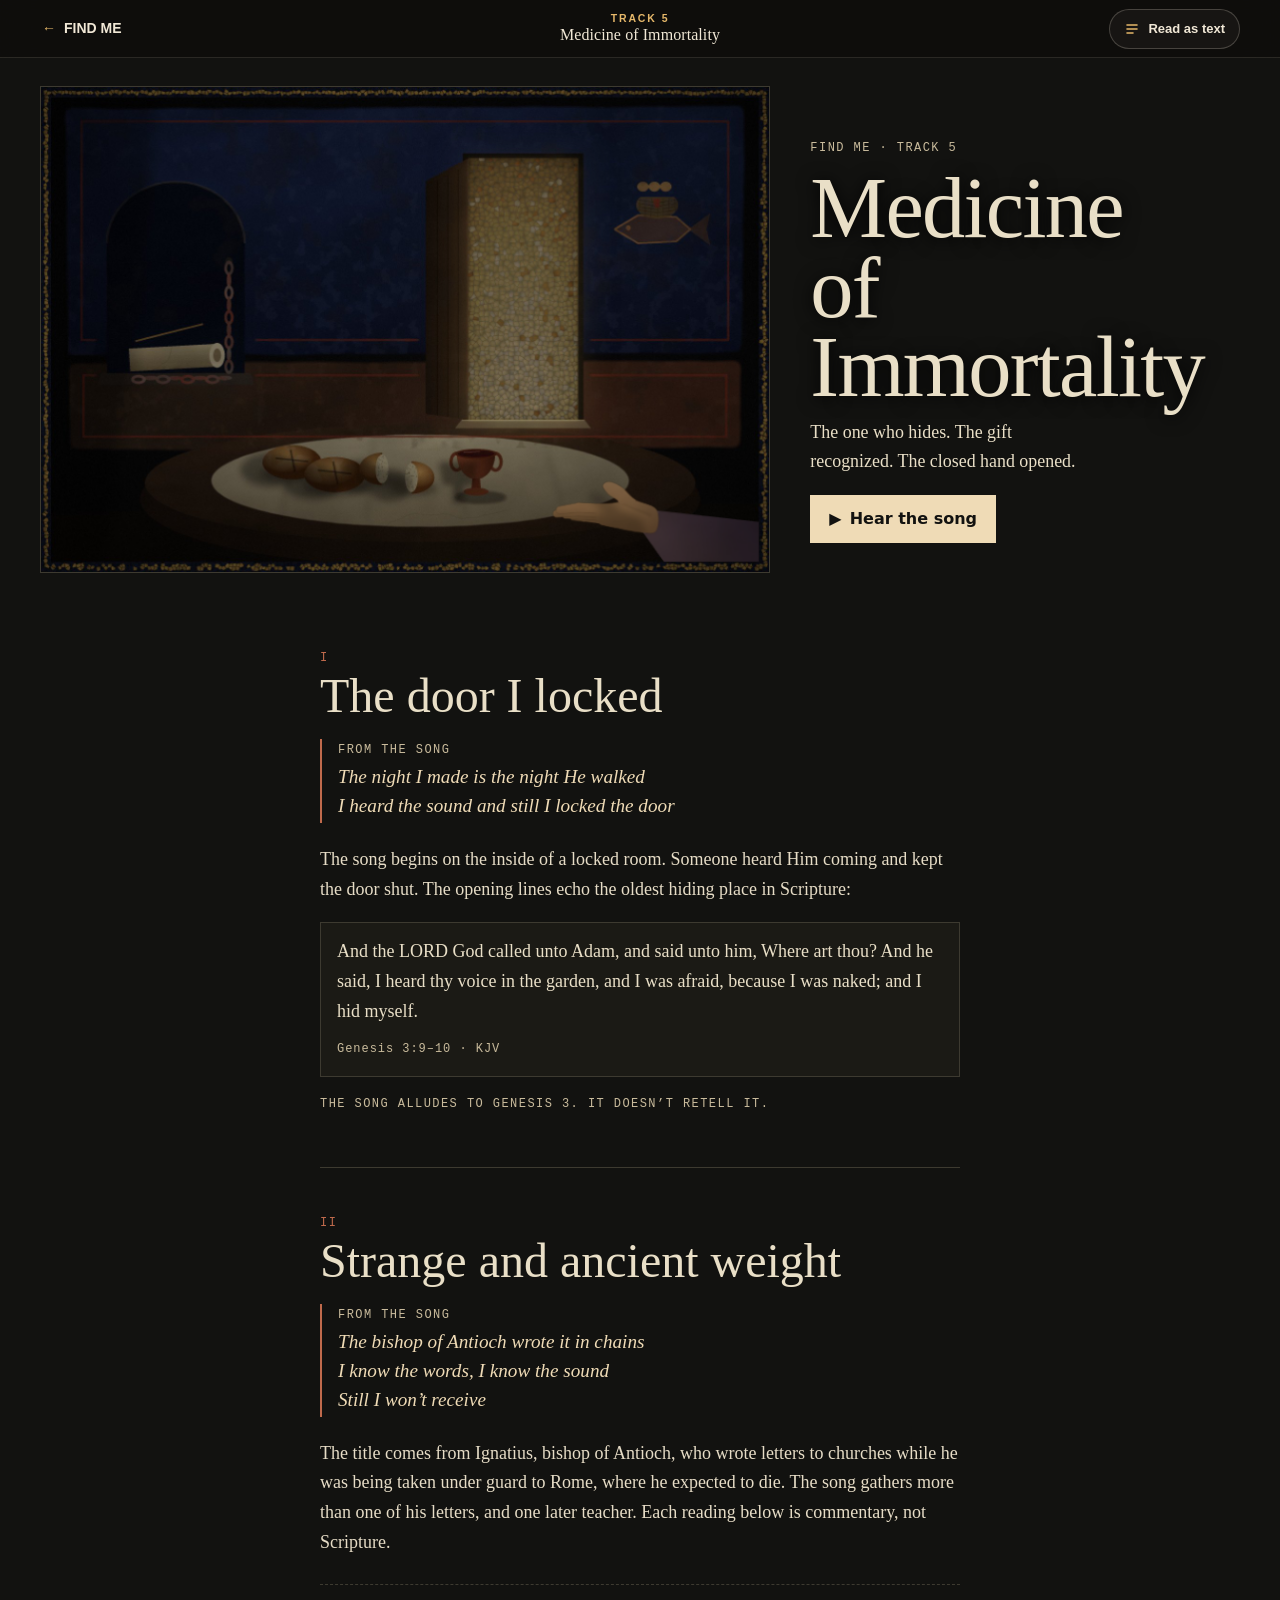
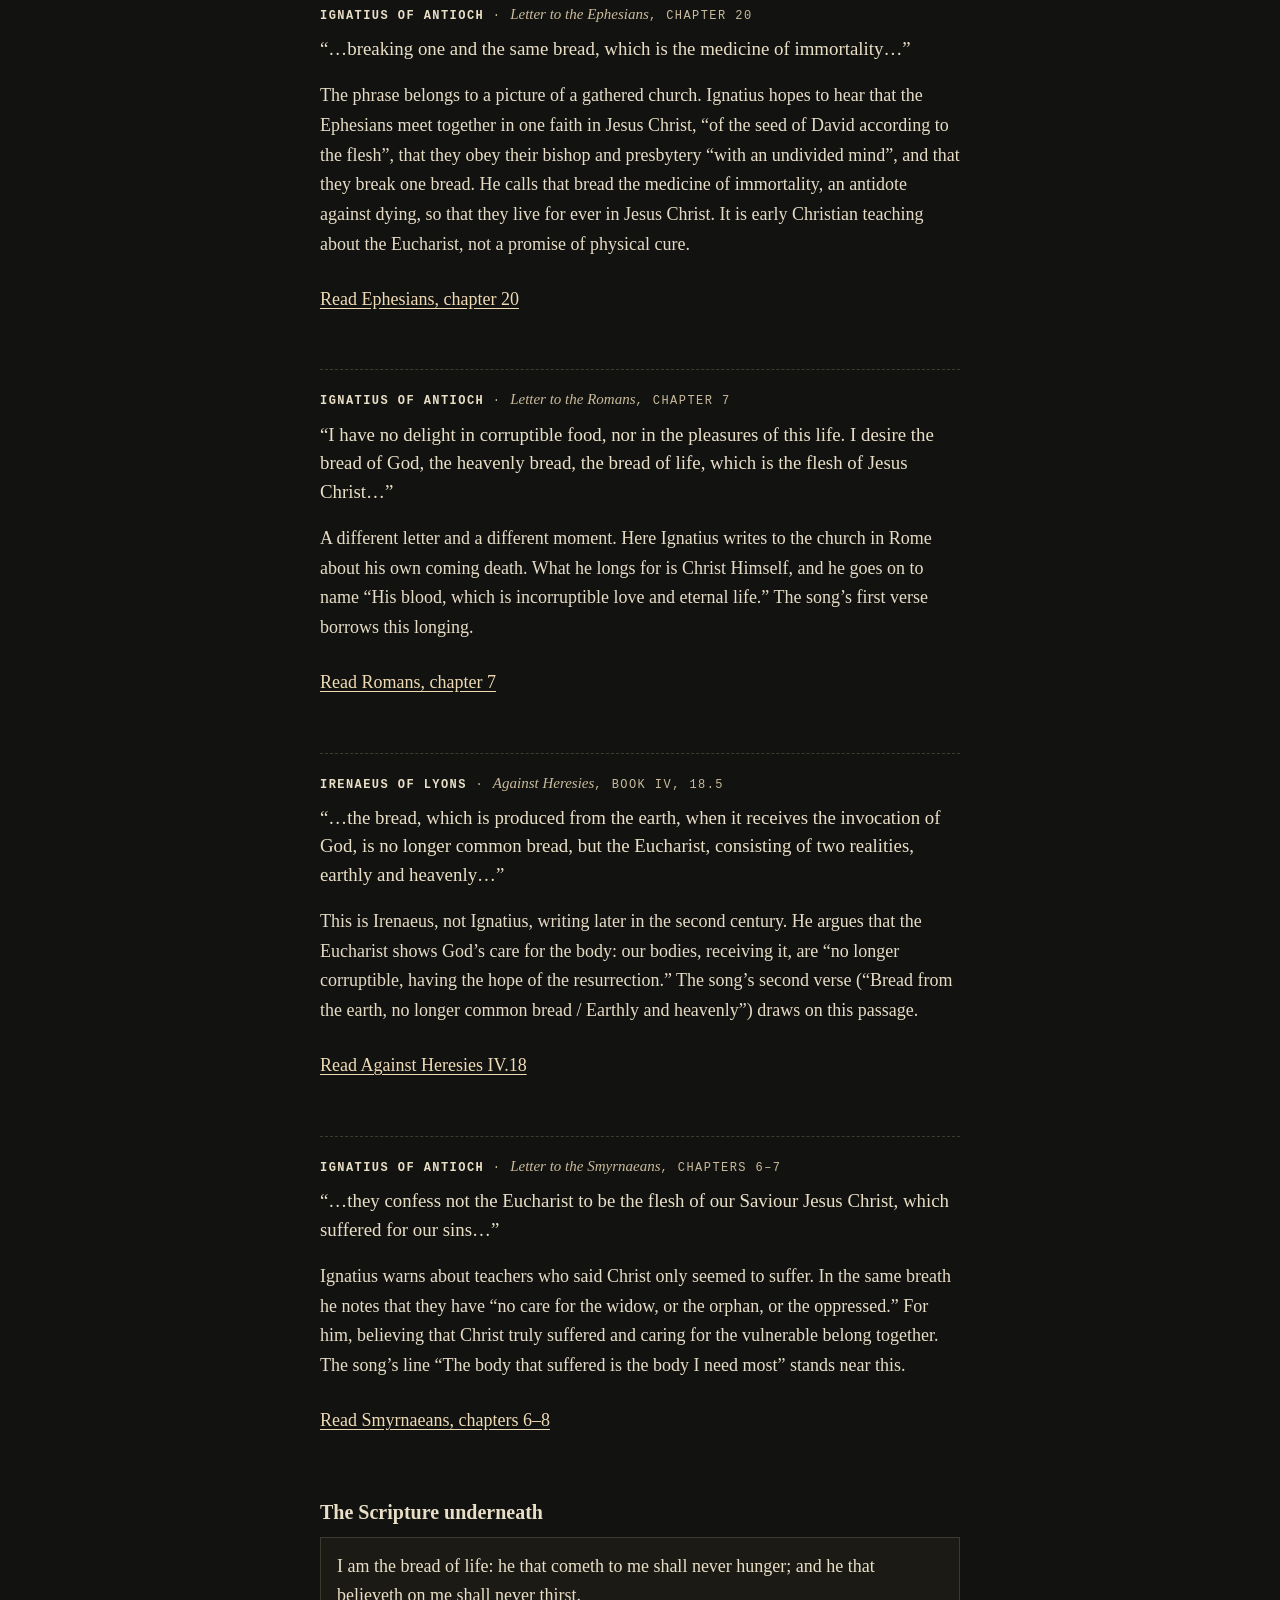
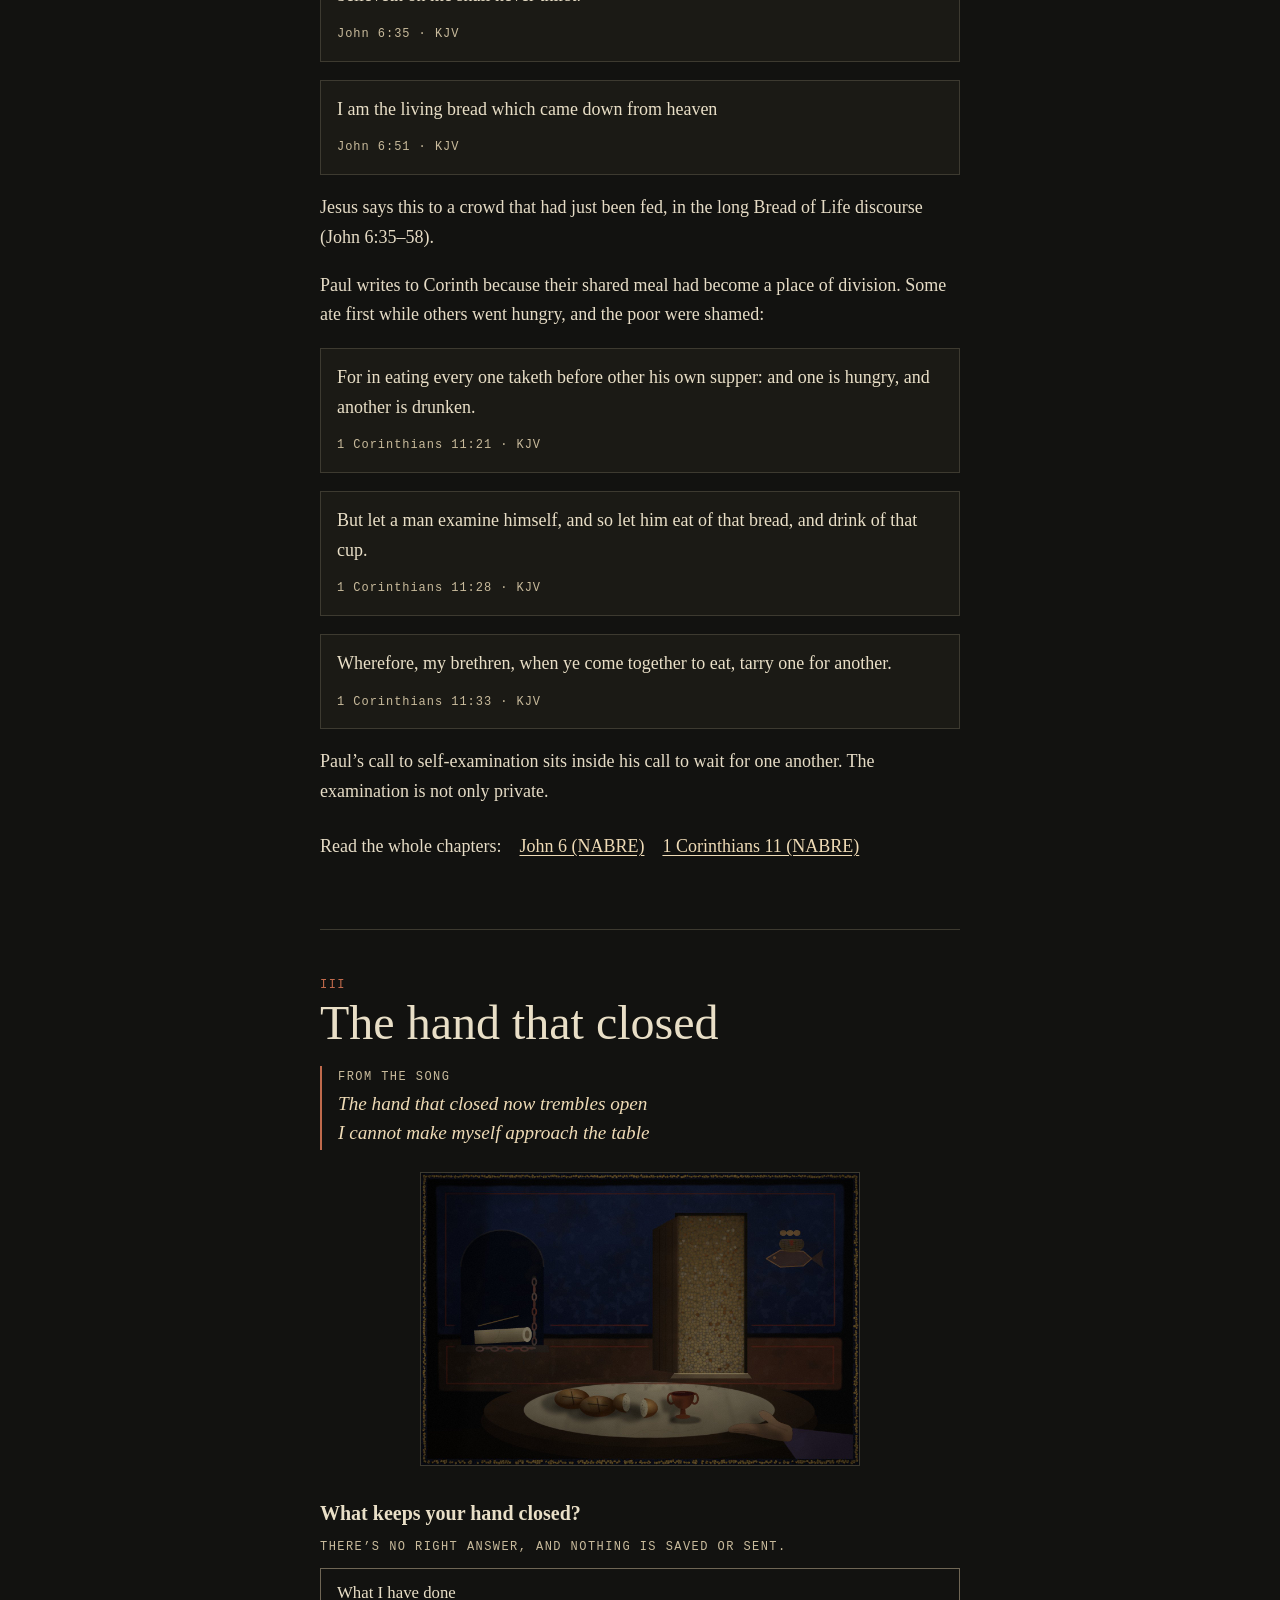
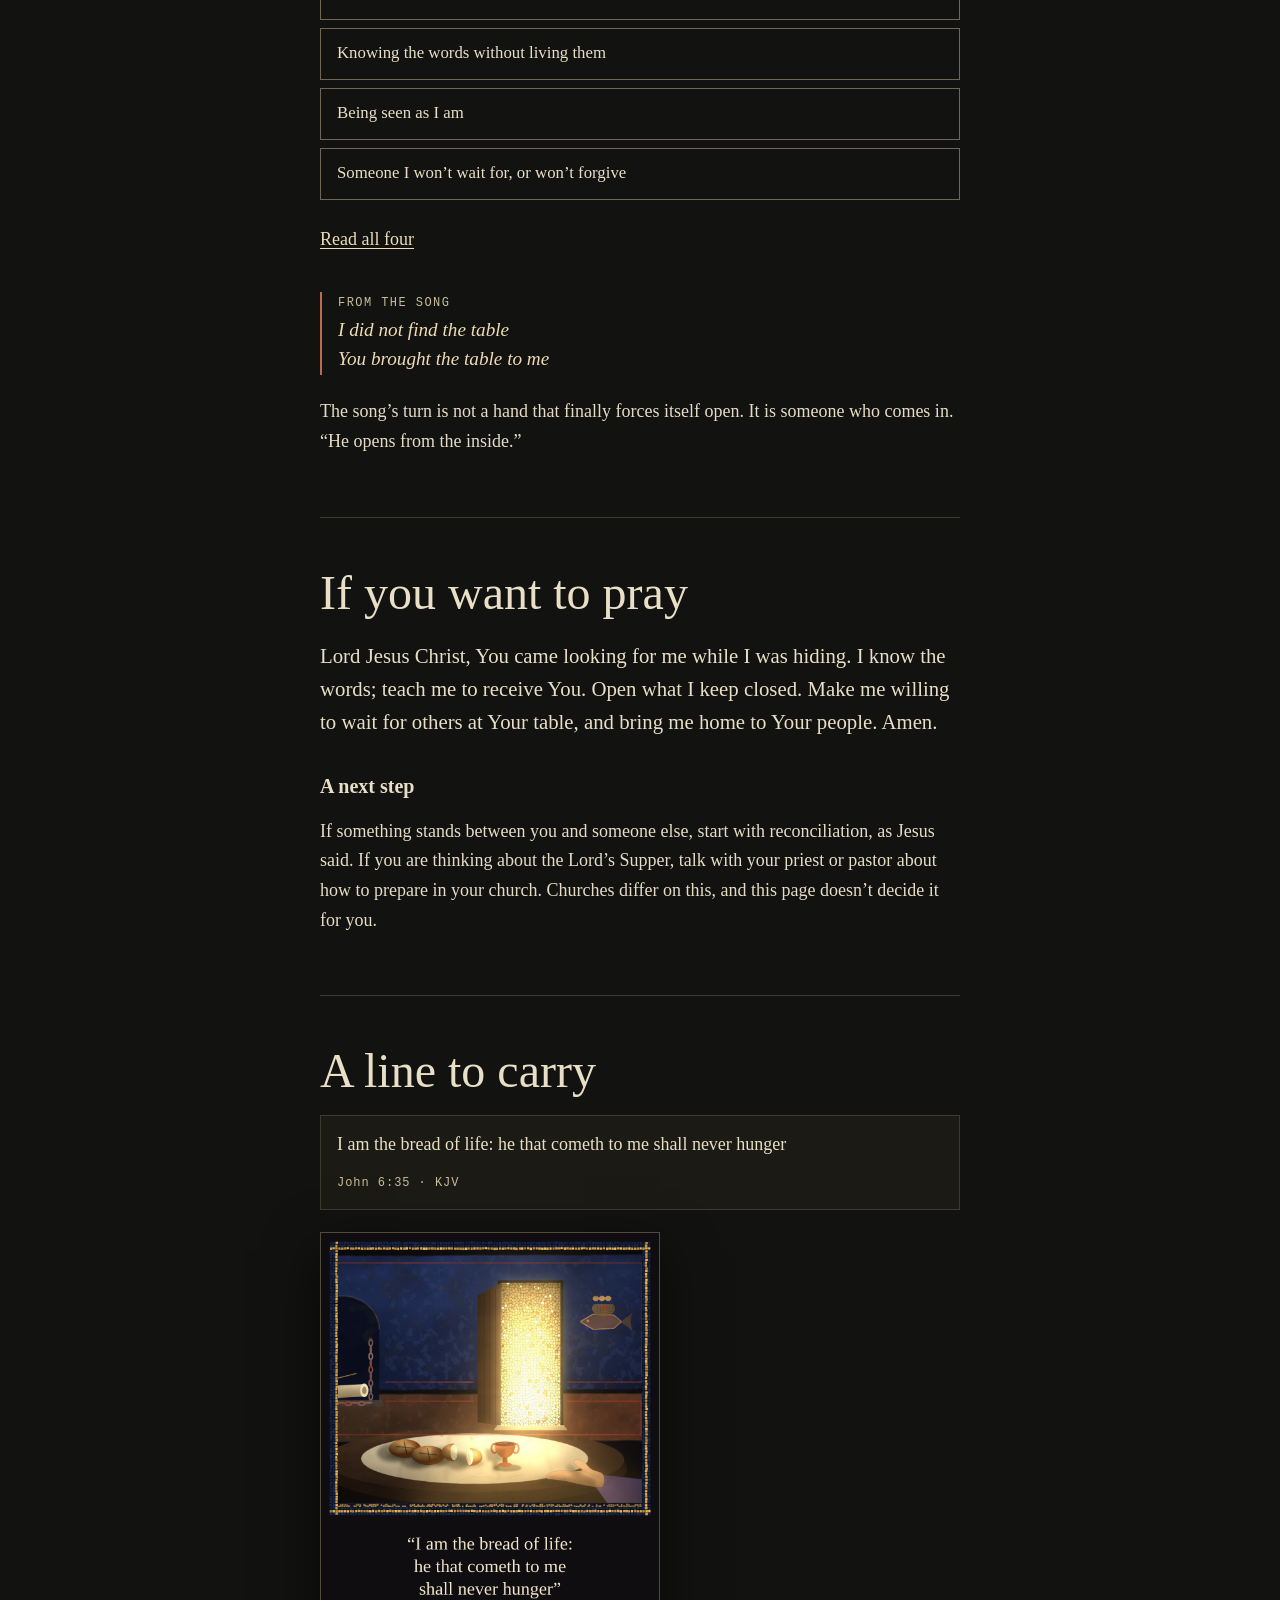
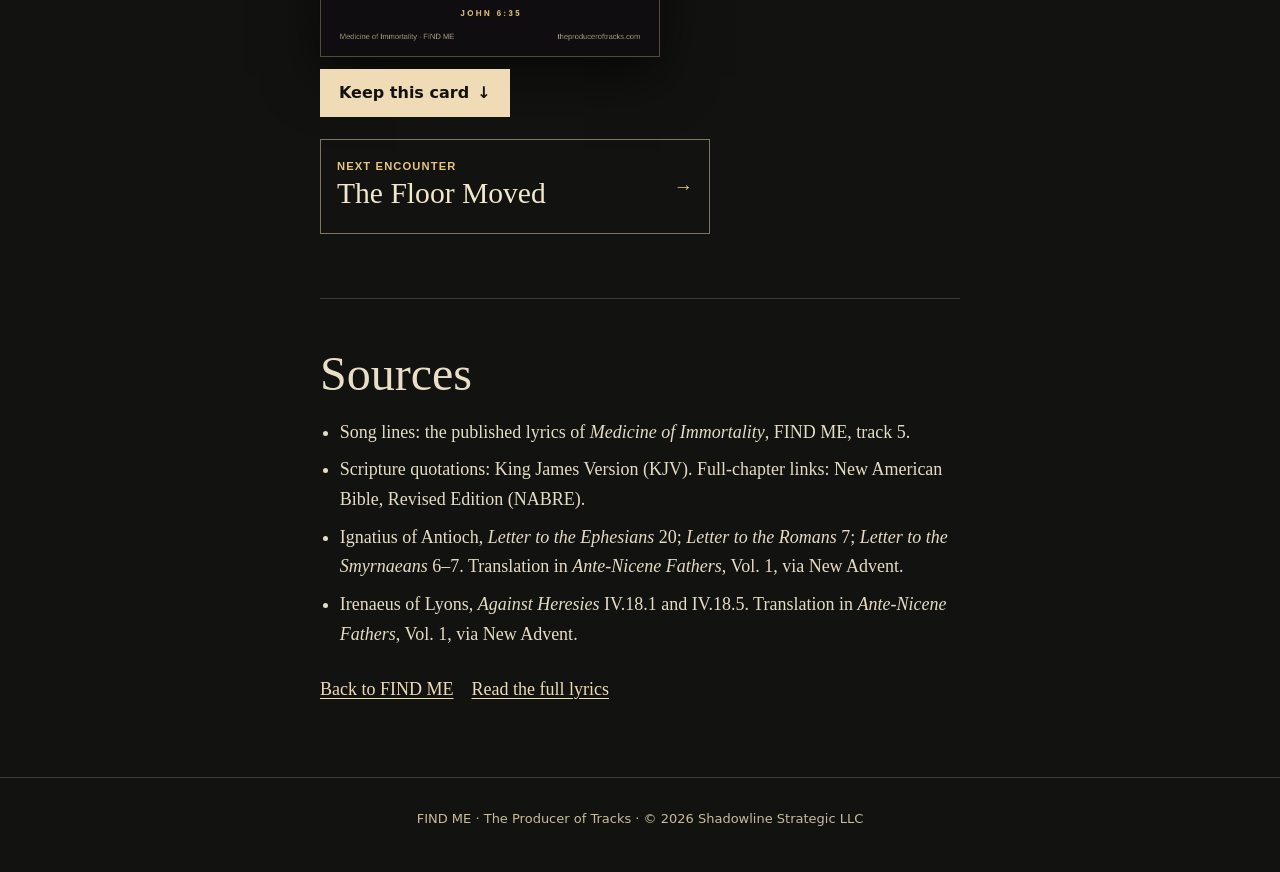
<file: medicine/index.html>
<!doctype html>
<html lang="en">
<head>
<meta charset="utf-8">
<meta http-equiv="Content-Security-Policy" content="default-src 'self'; script-src 'self' 'unsafe-inline'; style-src 'self' 'unsafe-inline'; img-src 'self' data: blob:; media-src 'self' blob:; font-src 'self' data:; connect-src 'self' https://tpot-listens.shadowline-strategic-llc.workers.dev; frame-src 'self' https://www.youtube-nocookie.com; worker-src 'self'; manifest-src 'self'; object-src 'none'; base-uri 'self'; form-action 'self'; upgrade-insecure-requests">
<meta name="referrer" content="strict-origin-when-cross-origin">
<script src="/assets/tpot-measure.js?v=c161634ffb" data-endpoint="https://tpot-listens.shadowline-strategic-llc.workers.dev/e" defer></script>
<meta name="viewport" content="width=device-width, initial-scale=1, viewport-fit=cover">
<meta name="theme-color" content="#121210">
<title>Medicine of Immortality · Ignatius of Antioch | FIND ME</title>
<meta name="description" content="The one who hides, the gift recognized, the closed hand opened. Track 5 of FIND ME, the Christian rock album by The Producer of Tracks, with Ignatius of Antioch, Irenaeus, John 6 and 1 Corinthians 11.">
<link rel="canonical" href="https://theproduceroftracks.com/medicine/">
<link rel="icon" href="/icons/favicon-32.png" sizes="32x32" type="image/png">
<link rel="stylesheet" href="medicine.css?v=2">
<link rel="stylesheet" href="/assets/tpot-encounter.css?v=1">
<link rel="stylesheet" href="/assets/tpot-scene.css?v=2">
<link rel="preload" as="image" href="scene/dark.jpg">
<script src="/assets/tpot-scene.js?v=3" defer></script>
<script src="scene.js?v=3" defer></script>
<script src="medicine.js?v=3" defer></script>
<script type="application/ld+json">{"@context":"https://schema.org","@type":"MusicRecording","@id":"https://theproduceroftracks.com/medicine/#song","name":"Medicine of Immortality","url":"https://theproduceroftracks.com/medicine/","byArtist":{"@type":"MusicGroup","@id":"https://theproduceroftracks.com/#artist","name":"The Producer of Tracks"},"inAlbum":{"@type":"MusicAlbum","@id":"https://theproduceroftracks.com/find-me/#album","name":"FIND ME"},"duration":"PT5M41S","genre":"Christian rock","about":[{"@type":"Person","name":"Ignatius of Antioch"},{"@type":"CreativeWork","name":"John 6"},{"@type":"CreativeWork","name":"1 Corinthians 11"}]}</script>
</head>
<body>
<a class="skip" href="#reading">Skip to the reading</a>


<header class="top enc-bar">
  <a class="back enc-left" href="/find-me/#story-5" data-back><span aria-hidden="true">←</span> <span>FIND ME</span></a>
  <span class="where enc-mid"><span class="enc-kicker">Track 5</span><span class="enc-name">Medicine of Immortality</span></span>
  <a class="totext enc-right" href="#reading" data-whole><svg viewBox="0 0 16 16" aria-hidden="true"><path d="M3 4h10M3 8h10M3 12h6" fill="none" stroke="currentColor" stroke-width="1.6" stroke-linecap="round"/></svg><span class="enc-label">Read as text</span></a>
</header>

<main id="main">
  <section class="hero" aria-labelledby="mi-title">
    <div class="stage" data-stage><canvas aria-hidden="true"></canvas><img class="stage-still" src="scene/dark.jpg" width="1536" height="1024" alt="A small room at night, painted in fresco and mosaic. Behind a curved table with linen, round loaves and a two-handled cup, a door stands open on a faint gold light; in a niche on the left, a chain, a rolled letter and a pen; on the wall, a fish carrying a basket of loaves; at the table’s edge, an open hand."></div>
    <audio id="medicine-song" preload="none" src="/assets/find-me-e3b/05.mp3"></audio>
    <div class="hero-copy">
      <p class="kicker">FIND ME · Track 5</p>
      <h1 id="mi-title">Medicine<br>of Immortality</h1>
      <p class="lede">The one who hides. The gift recognized. The closed hand opened.</p>
      <p class="return-note" data-return hidden>The door is still open.</p>
      <p class="listen">
        <button type="button" class="btn" data-song-begin data-track="medicine-touch" hidden><span aria-hidden="true">▶</span> Hear the song</button>
        <button type="button" class="btn" data-album-play hidden><span aria-hidden="true">▶</span> Play the song in the album player</button>
        <a class="btn ghost" href="/find-me/#story-5" data-album-link>Listen on FIND ME</a>
      </p>
    </div>
  </section>

  <section class="song-panel" id="song" aria-labelledby="song-h" hidden>
    <h2 class="visually-hidden" id="song-h" tabindex="-1">Medicine of Immortality, the song</h2>
    <div class="song-text">
      <figure class="song-note" data-note hidden><figcaption data-note-ref></figcaption><blockquote><p data-note-text></p></blockquote></figure>
      <div class="song-lines"><p class="line-now" data-line-now></p><p class="line-next" data-line-next aria-hidden="true"></p></div>
    </div>
    <div class="act-ask" data-act-ask hidden>
      <p class="act-q" id="act-q">What keeps your hand closed?</p>
      <div class="act-choices" role="group" aria-labelledby="act-q">
        <button type="button" data-act-choice="done" data-track="medicine-hand-choice" aria-pressed="false">What I have done</button>
        <button type="button" data-act-choice="know" data-track="medicine-hand-choice" aria-pressed="false">Knowing the words without living them</button>
        <button type="button" data-act-choice="seen" data-track="medicine-hand-choice" aria-pressed="false">Being seen as I am</button>
        <button type="button" data-act-choice="others" data-track="medicine-hand-choice" aria-pressed="false">Someone I won’t wait for, or won’t forgive</button>
      </div>
      <button class="act-hold" type="button" data-act-hold data-track="medicine-hand-hold" aria-label="Open your hand"><span class="act-ring" aria-hidden="true"></span><span data-act-hold-label>Hold to open your hand</span></button>
      <p class="act-note">Your answer stays on this page. It isn’t saved or sent.</p>
    </div>
    <p class="act-done" data-act-done hidden>Your hand is open at the table.</p>
    <div class="song-end" data-song-end hidden><a class="btn" href="#pray" data-track="medicine-song-pray">If you want to pray</a><a class="song-next" href="/#floor" data-track="medicine-song-next"><small>Next encounter</small> The Floor Moved <span aria-hidden="true">→</span></a></div>
    <div class="song-bar">
      <button class="song-toggle" type="button" data-song-toggle data-track="medicine-song-toggle" aria-label="Play"><svg viewBox="0 0 24 24" aria-hidden="true"><path class="i-play" d="M8 5.5v13l10.5-6.5z"/><path class="i-pause" d="M7 5h3.6v14H7zM13.4 5H17v14h-3.6z"/></svg></button>
      <div class="song-track" data-song-track><div class="song-fill" data-song-fill></div></div>
      <span class="song-time" data-song-time aria-hidden="true">0:00</span>
      <a class="song-read" href="#reading" data-whole>Read</a>
    </div>
  </section>

  <div class="reading" id="reading" tabindex="-1">

  <section class="move" id="hiding" aria-labelledby="hiding-h" data-scene="hidden">
    <p class="num">I</p>
    <h2 id="hiding-h">The door I locked</h2>
    <figure class="song"><figcaption>From the song</figcaption><p>The night I made is the night He walked<br>I heard the sound and still I locked the door</p></figure>
    <p>The song begins on the inside of a locked room. Someone heard Him coming and kept the door shut. The opening lines echo the oldest hiding place in Scripture:</p>
    <blockquote class="scripture"><p>And the LORD God called unto Adam, and said unto him, Where art thou? And he said, I heard thy voice in the garden, and I was afraid, because I was naked; and I hid myself.</p><cite>Genesis 3:9–10 · KJV</cite></blockquote>
    <p class="note">The song alludes to Genesis 3. It doesn’t retell it.</p>
  </section>

  <section class="move" id="recognizing" aria-labelledby="recog-h" data-scene="recognize">
    <p class="num">II</p>
    <h2 id="recog-h">Strange and ancient weight</h2>
    <figure class="song"><figcaption>From the song</figcaption><p>The bishop of Antioch wrote it in chains<br>I know the words, I know the sound<br>Still I won’t receive</p></figure>
    <p>The title comes from Ignatius, bishop of Antioch, who wrote letters to churches while he was being taken under guard to Rome, where he expected to die. The song gathers more than one of his letters, and one later teacher. Each reading below is commentary, not Scripture.</p>

    <article class="father">
      <p class="src"><strong>Ignatius of Antioch</strong> · <cite>Letter to the Ephesians</cite>, chapter 20</p>
      <blockquote><p>“…breaking one and the same bread, which is the medicine of immortality…”</p></blockquote>
      <p>The phrase belongs to a picture of a gathered church. Ignatius hopes to hear that the Ephesians meet together in one faith in Jesus Christ, “of the seed of David according to the flesh”, that they obey their bishop and presbytery “with an undivided mind”, and that they break one bread. He calls that bread the medicine of immortality, an antidote against dying, so that they live for ever in Jesus Christ. It is early Christian teaching about the Eucharist, not a promise of physical cure.</p>
      <p><a href="https://www.newadvent.org/fathers/0104.htm" rel="noopener">Read Ephesians, chapter 20</a></p>
    </article>

    <article class="father">
      <p class="src"><strong>Ignatius of Antioch</strong> · <cite>Letter to the Romans</cite>, chapter 7</p>
      <blockquote><p>“I have no delight in corruptible food, nor in the pleasures of this life. I desire the bread of God, the heavenly bread, the bread of life, which is the flesh of Jesus Christ…”</p></blockquote>
      <p>A different letter and a different moment. Here Ignatius writes to the church in Rome about his own coming death. What he longs for is Christ Himself, and he goes on to name “His blood, which is incorruptible love and eternal life.” The song’s first verse borrows this longing.</p>
      <p><a href="https://www.newadvent.org/fathers/0107.htm" rel="noopener">Read Romans, chapter 7</a></p>
    </article>

    <article class="father">
      <p class="src"><strong>Irenaeus of Lyons</strong> · <cite>Against Heresies</cite>, Book IV, 18.5</p>
      <blockquote><p>“…the bread, which is produced from the earth, when it receives the invocation of God, is no longer common bread, but the Eucharist, consisting of two realities, earthly and heavenly…”</p></blockquote>
      <p>This is Irenaeus, not Ignatius, writing later in the second century. He argues that the Eucharist shows God’s care for the body: our bodies, receiving it, are “no longer corruptible, having the hope of the resurrection.” The song’s second verse (“Bread from the earth, no longer common bread / Earthly and heavenly”) draws on this passage.</p>
      <p><a href="https://www.newadvent.org/fathers/0103418.htm" rel="noopener">Read Against Heresies IV.18</a></p>
    </article>

    <article class="father">
      <p class="src"><strong>Ignatius of Antioch</strong> · <cite>Letter to the Smyrnaeans</cite>, chapters 6–7</p>
      <blockquote><p>“…they confess not the Eucharist to be the flesh of our Saviour Jesus Christ, which suffered for our sins…”</p></blockquote>
      <p>Ignatius warns about teachers who said Christ only seemed to suffer. In the same breath he notes that they have “no care for the widow, or the orphan, or the oppressed.” For him, believing that Christ truly suffered and caring for the vulnerable belong together. The song’s line “The body that suffered is the body I need most” stands near this.</p>
      <p><a href="https://www.newadvent.org/fathers/0109.htm" rel="noopener">Read Smyrnaeans, chapters 6–8</a></p>
    </article>

    <h3>The Scripture underneath</h3>
    <blockquote class="scripture"><p>I am the bread of life: he that cometh to me shall never hunger; and he that believeth on me shall never thirst.</p><cite>John 6:35 · KJV</cite></blockquote>
    <blockquote class="scripture"><p>I am the living bread which came down from heaven</p><cite>John 6:51 · KJV</cite></blockquote>
    <p>Jesus says this to a crowd that had just been fed, in the long Bread of Life discourse (John 6:35–58).</p>
    <p>Paul writes to Corinth because their shared meal had become a place of division. Some ate first while others went hungry, and the poor were shamed:</p>
    <blockquote class="scripture"><p>For in eating every one taketh before other his own supper: and one is hungry, and another is drunken.</p><cite>1 Corinthians 11:21 · KJV</cite></blockquote>
    <blockquote class="scripture"><p>But let a man examine himself, and so let him eat of that bread, and drink of that cup.</p><cite>1 Corinthians 11:28 · KJV</cite></blockquote>
    <blockquote class="scripture"><p>Wherefore, my brethren, when ye come together to eat, tarry one for another.</p><cite>1 Corinthians 11:33 · KJV</cite></blockquote>
    <p>Paul’s call to self-examination sits inside his call to wait for one another. The examination is not only private.</p>
    <p class="bible-links">Read the whole chapters: <a href="https://bible.usccb.org/bible/john/6" rel="noopener">John 6 (NABRE)</a> <a href="https://bible.usccb.org/bible/1corinthians/11" rel="noopener">1 Corinthians 11 (NABRE)</a></p>
  </section>

  <section class="move" id="opening" aria-labelledby="open-h" data-scene="open">
    <p class="num">III</p>
    <h2 id="open-h">The hand that closed</h2>
    <figure class="song"><figcaption>From the song</figcaption><p>The hand that closed now trembles open<br>I cannot make myself approach the table</p></figure>
    <figure class="painted art-open" data-art data-state="recognize" role="img" aria-label="The same room. The door is open, and light reaches the table."><img class="p-dark" src="scene/dark.jpg" width="1536" height="1024" alt="" loading="lazy"><img class="p-lit" src="scene/lit.jpg" width="1536" height="1024" alt="" loading="lazy"></figure>

    <div class="hold" id="hold">
      <h3 id="hold-h">What keeps your hand closed?</h3>
      <p class="quiet">There’s no right answer, and nothing is saved or sent.</p>
      <div class="choices" role="group" aria-labelledby="hold-h" data-choices hidden>
        <button type="button" data-answer="done" aria-pressed="false">What I have done</button>
        <button type="button" data-answer="know" aria-pressed="false">Knowing the words without living them</button>
        <button type="button" data-answer="seen" aria-pressed="false">Being seen as I am</button>
        <button type="button" data-answer="others" aria-pressed="false">Someone I won’t wait for, or won’t forgive</button>
      </div>

      <div class="answers" data-answers>
        <article class="answer" id="answer-done" data-for="done">
          <h4 tabindex="-1">What I have done</h4>
          <figure class="song"><figcaption>From the song</figcaption><p>He left the ninety-nine<br>He came looking for the one who would not come</p></figure>
          <blockquote class="scripture"><p>What man of you, having an hundred sheep, if he lose one of them, doth not leave the ninety and nine in the wilderness, and go after that which is lost, until he find it?</p><cite>Luke 15:4 · KJV</cite></blockquote>
          <p>In the parable, the shepherd does the walking. The one who is lost is carried home.</p>
        </article>
        <article class="answer" id="answer-know" data-for="know">
          <h4 tabindex="-1">Knowing the words without living them</h4>
          <figure class="song"><figcaption>From the song</figcaption><p>I can name the fathers, I can speak the line<br>But my hand still trembles when the cup draws near mine</p></figure>
          <blockquote class="scripture"><p>…and him that cometh to me I will in no wise cast out.</p><cite>John 6:37 · KJV</cite></blockquote>
          <p>Knowing about the gift is not the same as receiving the Giver. Jesus doesn’t ask you to arrive with the right words.</p>
        </article>
        <article class="answer" id="answer-seen" data-for="seen">
          <h4 tabindex="-1">Being seen as I am</h4>
          <figure class="song"><figcaption>From the song</figcaption><p>I hid because I knew what I had done</p></figure>
          <blockquote class="scripture"><p>And the LORD God called unto Adam, and said unto him, Where art thou?</p><cite>Genesis 3:9 · KJV</cite></blockquote>
          <p>God’s first word to someone hiding is a question that calls them out, not a sentence passed on them.</p>
        </article>
        <article class="answer" id="answer-others" data-for="others">
          <h4 tabindex="-1">Someone I won’t wait for, or won’t forgive</h4>
          <blockquote class="scripture"><p>Wherefore, my brethren, when ye come together to eat, tarry one for another.</p><cite>1 Corinthians 11:33 · KJV</cite></blockquote>
          <p>Jesus tells anyone bringing a gift to the altar who remembers a brother with something against him to leave the gift, go and be reconciled first, and then come back (Matthew 5:23–24). Irenaeus reads those words alongside the Church’s offering in <cite>Against Heresies</cite> IV.18.1. The table is not received alone.</p>
          <p><a href="https://bible.usccb.org/bible/matthew/5" rel="noopener">Matthew 5 (NABRE)</a></p>
        </article>
      </div>
      <p class="whole"><button type="button" class="linkish" data-show-all hidden>Read all four</button></p>
    </div>

    <figure class="song closing"><figcaption>From the song</figcaption><p>I did not find the table<br>You brought the table to me</p></figure>
    <p>The song’s turn is not a hand that finally forces itself open. It is someone who comes in. “He opens from the inside.”</p>
  </section>

  <section class="move pray" id="pray" aria-labelledby="pray-h">
    <h2 id="pray-h">If you want to pray</h2>
    <p class="prayer">Lord Jesus Christ, You came looking for me while I was hiding. I know the words; teach me to receive You. Open what I keep closed. Make me willing to wait for others at Your table, and bring me home to Your people. Amen.</p>
    <h3>A next step</h3>
    <p>If something stands between you and someone else, start with reconciliation, as Jesus said. If you are thinking about the Lord’s Supper, talk with your priest or pastor about how to prepare in your church. Churches differ on this, and this page doesn’t decide it for you.</p>
  </section>

  <section class="move keep" id="keep" aria-labelledby="keep-h">
    <h2 id="keep-h">A line to carry</h2>
    <blockquote class="scripture"><p>I am the bread of life: he that cometh to me shall never hunger</p><cite>John 6:35 · KJV</cite></blockquote>
    <figure class="keepsake" data-keepsake hidden>
      <img data-keepsake-img alt="A card: “I am the bread of life: he that cometh to me shall never hunger”, John 6:35, beneath the painted room with the door open on gold light, the table, the bread and the cup." width="1080" height="1350">
      <figcaption><button class="btn" type="button" data-keepsake-save data-track="medicine-keepsake">Keep this card <span aria-hidden="true">↓</span></button><p class="keepsake-status" role="status" data-keepsake-status></p></figcaption>
    </figure>
    <a class="next-encounter" href="/#floor" data-track="medicine-next"><span><small>Next encounter</small><strong>The Floor Moved</strong></span><span aria-hidden="true">→</span></a>
  </section>

  <section class="move sources" aria-labelledby="src-h">
    <h2 id="src-h">Sources</h2>
    <ul>
      <li>Song lines: the published lyrics of <cite>Medicine of Immortality</cite>, FIND ME, track 5.</li>
      <li>Scripture quotations: King James Version (KJV). Full-chapter links: New American Bible, Revised Edition (NABRE).</li>
      <li>Ignatius of Antioch, <cite>Letter to the Ephesians</cite> 20; <cite>Letter to the Romans</cite> 7; <cite>Letter to the Smyrnaeans</cite> 6–7. Translation in <cite>Ante-Nicene Fathers</cite>, Vol. 1, via New Advent.</li>
      <li>Irenaeus of Lyons, <cite>Against Heresies</cite> IV.18.1 and IV.18.5. Translation in <cite>Ante-Nicene Fathers</cite>, Vol. 1, via New Advent.</li>
    </ul>
    <p class="endlinks"><a href="/find-me/#story-5" data-back>Back to FIND ME</a> <a href="/find-me/#lyrics-5">Read the full lyrics</a></p>
  </section>
  </div>
</main>
<footer class="foot"><p>FIND ME · The Producer of Tracks · © 2026 Shadowline Strategic LLC</p></footer>
<div class="song-mini" data-song-mini hidden>
  <button class="song-toggle" type="button" data-song-toggle data-track="medicine-mini-toggle" aria-label="Pause"><svg viewBox="0 0 24 24" aria-hidden="true"><path class="i-play" d="M8 5.5v13l10.5-6.5z"/><path class="i-pause" d="M7 5h3.6v14H7zM13.4 5H17v14h-3.6z"/></svg></button>
  <a href="#song" data-track="medicine-mini-song"><small>The song</small>Medicine of Immortality</a>
</div>
</body>
</html>
</file>
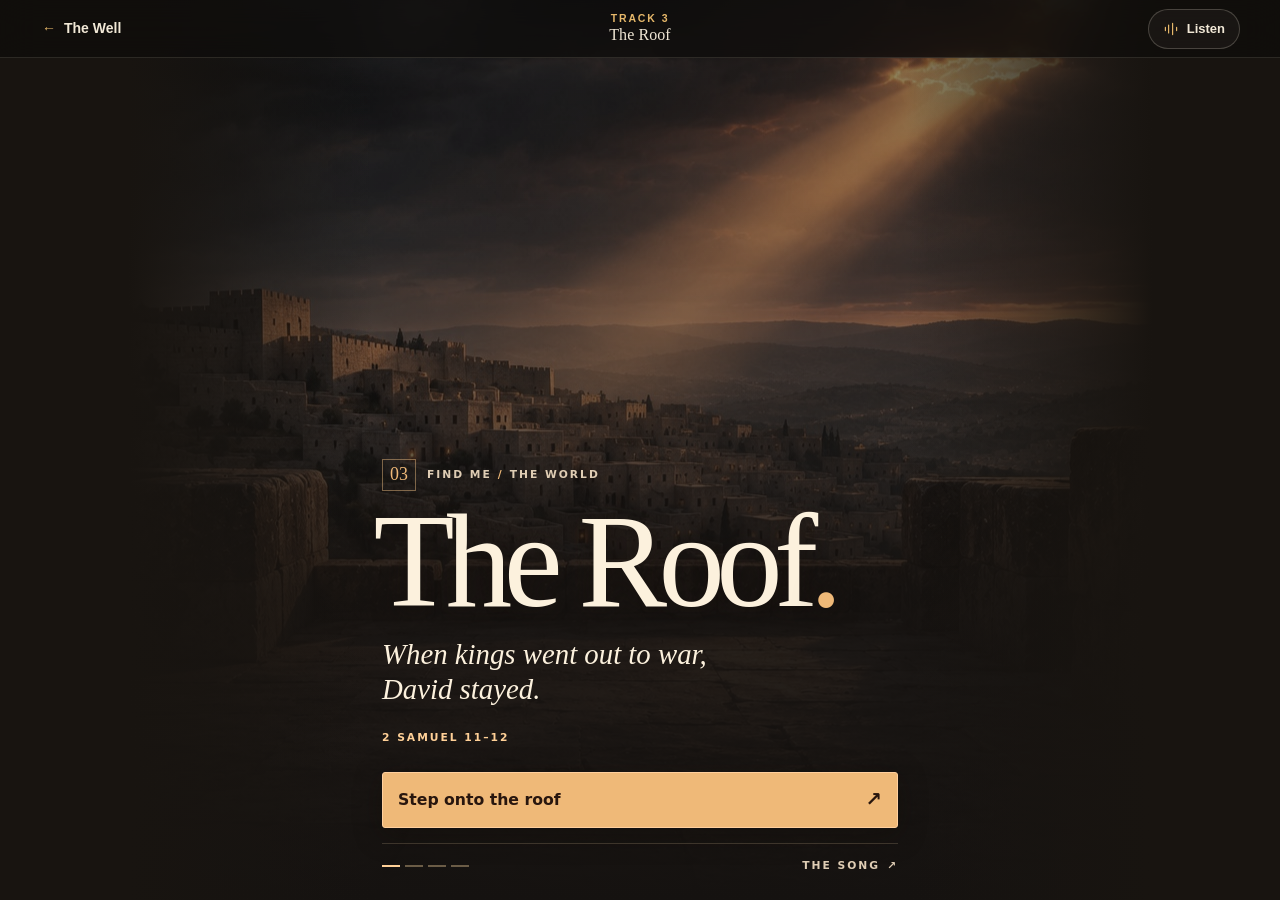
<file: roof/index.html>
<!doctype html>
<html lang="en">
<head>
  <meta charset="utf-8">
  <meta http-equiv="Content-Security-Policy" content="default-src 'self'; script-src 'self' 'unsafe-inline'; style-src 'self' 'unsafe-inline'; img-src 'self' data: blob:; media-src 'self' blob:; font-src 'self' data:; connect-src 'self' https://tpot-listens.shadowline-strategic-llc.workers.dev; frame-src 'self' https://www.youtube-nocookie.com; worker-src 'self'; manifest-src 'self'; object-src 'none'; base-uri 'self'; form-action 'self'; upgrade-insecure-requests">
<meta name="referrer" content="strict-origin-when-cross-origin">
<script src="/assets/tpot-measure.js?v=c161634ffb" data-endpoint="https://tpot-listens.shadowline-strategic-llc.workers.dev/e" defer></script>
<meta name="viewport" content="width=device-width, initial-scale=1, viewport-fit=cover">
  <meta name="theme-color" content="#191612">
  <meta name="description" content="David, Bathsheba and the prophet Nathan, as a Christian rock song and an interactive room. Track 3 of FIND ME by The Producer of Tracks.">
  <link rel="canonical" href="https://theproduceroftracks.com/roof/">
  <title>The Roof · David and Nathan, 2 Samuel 11–12 | FIND ME</title>
  <link rel="preload" as="image" href="roof.jpg">
  <link rel="stylesheet" href="roof.css?v=1">
  <link rel="stylesheet" href="/assets/tpot-encounter.css?v=1">
  <script src="roof.js?v=1" defer></script>
<meta property="og:type" content="website">
<meta property="og:site_name" content="The Producer of Tracks">
<meta property="og:title" content="The Roof · David and Nathan, 2 Samuel 11–12 | FIND ME">
<meta property="og:description" content="David, Bathsheba and the prophet Nathan, as a Christian rock song and an interactive room. Track 3 of FIND ME by The Producer of Tracks.">
<meta property="og:image" content="https://theproduceroftracks.com/roof/roof.jpg">
<meta property="og:image:alt" content="A stone rooftop at dusk above a walled hill city, light breaking through storm clouds">
<meta name="twitter:card" content="summary_large_image">
<script type="application/ld+json">{"@context":"https://schema.org","@type":"MusicRecording","@id":"https://theproduceroftracks.com/roof/#song","name":"The Roof","url":"https://theproduceroftracks.com/roof/","byArtist":{"@type":"MusicGroup","@id":"https://theproduceroftracks.com/#artist","name":"The Producer of Tracks"},"inAlbum":{"@type":"MusicAlbum","@id":"https://theproduceroftracks.com/find-me/#album","name":"FIND ME"},"duration":"PT6M00S","genre":"Christian rock","about":{"@type":"CreativeWork","name":"2 Samuel 11–12"}}</script>
</head>
<body>
  <div class="terrace" aria-hidden="true"><div class="sky-lit"></div></div>
  <div class="shade" aria-hidden="true"></div>
  <div class="shell">
    <header class="mast enc-bar">
      <a class="quiet back enc-left" id="back" href="/well/#arrival"><span aria-hidden="true">←</span> <span id="back-label">The Well</span></a>
      <span class="series enc-mid"><span class="enc-kicker">Track 3</span><span class="enc-name">The Roof</span></span>
      <button class="quiet sound enc-right" id="sound" type="button" aria-label="Play The Roof excerpt" aria-pressed="false">
        <svg viewBox="0 0 20 20" width="16" height="16" fill="none" aria-hidden="true"><path d="M3 8v4m4-7v10m5-12v14m5-9v4" stroke="currentColor" stroke-width="1.5" stroke-linecap="round"/></svg> <span class="enc-label" id="sound-label">Listen</span>
      </button>
      <audio id="track" preload="none" src="the-roof-e3b.mp3"></audio>
    </header>
    <main id="room" class="room" data-step="roof">
      <div class="scene">
        <section data-panel="roof" class="intro" aria-labelledby="roof-title">
          <div class="room-index"><span>03</span><span>FIND ME<span class="break">/</span>THE WORLD</span></div>
          <h1 id="roof-title" tabindex="-1">The Roof<span>.</span></h1>
          <p class="subtitle">When kings went out to war,<br>David stayed.</p>
          <span class="reference">2 Samuel 11–12</span>
        </section>
        <section data-panel="seal" hidden aria-labelledby="seal-title">
          <p class="kicker">I. The order</p>
          <h2 id="seal-title" tabindex="-1">A letter from the king.</h2>
          <div class="artifact" aria-hidden="true">
            <div class="paper"><div class="stamp"><svg width="27" height="27" viewBox="0 0 28 28" fill="none"><path d="m5 10 5 3 4-7 4 7 5-3-2.5 10h-13L5 10Zm3 13h12" stroke="currentColor" stroke-width="1.25" stroke-linejoin="round"/></svg></div></div>
          </div>
          <p class="body-copy">David put the order for Uriah’s death in Uriah’s own hands.</p>
        </section>
        <section data-panel="truth" hidden aria-labelledby="truth-title">
          <p class="kicker">II. The prophet</p>
          <h2 class="verdict" id="truth-title" tabindex="-1">“You are<br>the man.”</h2>
          <a class="reference scripture" href="https://bible.usccb.org/bible/2samuel/12#10012007">2 Samuel 12:7 <span aria-hidden="true">↗</span></a>
          <p class="body-copy">Nathan told David about a rich man who took a poor man’s only lamb. David was furious. Then Nathan told him whose story it was.</p>
          <p class="sit">Where is it easier to judge someone else than to tell the truth about yourself?</p>
        </section>
        <section data-panel="read" class="reading" hidden aria-labelledby="read-title">
          <h2 id="read-title" tabindex="-1">After Nathan spoke.</h2>
          <p class="reading-intro">David has been found out. What does it mean for him to turn back to God?</p>
          <div class="reading-sources">
            <details name="roof-reading" open>
              <summary><span><small>Scripture</small>David names what he did</span><span class="expand" aria-hidden="true"></span></summary>
              <div class="reading-copy">
                <blockquote>“I have sinned against the LORD.”</blockquote>
                <p>David confesses, and Nathan tells him that the Lord has forgiven him. Uriah is still dead. Bathsheba has already mourned her husband. In Psalm 51, David asks God for a clean heart and for deliverance from bloodguilt. Read the two passages together. What is David asking God to change in him?</p>
                <div class="source-links"><a href="https://bible.usccb.org/bible/2samuel/12">2 Samuel 12:7-15 ↗</a><a href="https://bible.usccb.org/bible/psalms/51">Psalm 51:12-19 ↗</a></div>
              </div>
            </details>
            <details name="roof-reading">
              <summary><span><small>Apostolic witness</small>Jesus and the promise to David</span><span class="expand" aria-hidden="true"></span></summary>
              <div class="reading-copy">
                <p>After the resurrection, Jesus tells His disciples that repentance and forgiveness will be preached in His name. In Acts 13, Paul announces Jesus as the Savior God brought from David’s line. His sermon moves from David to Jesus’ resurrection and to the offer of forgiveness. Read the end of the sermon and notice what Paul asks his listeners to trust.</p>
                <div class="source-links"><a href="https://bible.usccb.org/bible/luke/24">Luke 24:44-49 ↗</a><a href="https://www.newadvent.org/bible/act013.htm">Acts 13:22-23, 36-39 ↗</a></div>
              </div>
            </details>
            <details name="roof-reading">
              <summary><span><small>Clement of Rome · Late first century</small>What a church can learn from David</span><span class="expand" aria-hidden="true"></span></summary>
              <div class="reading-copy">
                <p>Writing from Rome to a church divided by conflict, Clement calls David an example of humility. He sets God’s praise of David beside David’s own prayer for mercy, then quotes Psalm 51 at length. In the next chapter, he asks the Corinthians to seek peace. In Clement’s hands, David’s prayer teaches a whole community how to turn back.</p>
                <div class="source-links"><a href="https://www.newadvent.org/fathers/1010.htm">First Letter to the Corinthians, chapters 18-19 ↗</a></div>
              </div>
            </details>
            <details name="roof-reading">
              <summary><span><small>John Chrysostom · Fourth century</small>How repentance changes conduct</span><span class="expand" aria-hidden="true"></span></summary>
              <div class="reading-copy">
                <p>Chrysostom looks beyond David’s fasting to a later scene. When Shimei curses David and one of David’s men offers to kill him, David stops him. Chrysostom sees the king’s refusal to retaliate as evidence of a humbled heart. Where would a change of heart show up in the way you use the power you have?</p>
                <div class="source-links"><a href="https://www.newadvent.org/fathers/220204.htm">Homily 4 on Second Corinthians, §§6-7 ↗</a><a href="https://bible.usccb.org/bible/2samuel/16">2 Samuel 16:5-13 ↗</a></div>
              </div>
            </details>
            <details name="roof-reading">
              <summary><span><small>Augustine of Hippo · Late antiquity</small>What to imitate in David</span><span class="expand" aria-hidden="true"></span></summary>
              <div class="reading-copy">
                <blockquote>“For many men will to fall with David, and will not to rise with David.”</blockquote>
                <p>Augustine warns against using David’s story as permission to fall. He hears the psalm speak to two people at once: the person tempted to repeat David’s sin, and the person who has already fallen and needs to know that they can still get up. Ask which of those two needs to hear the psalm today.</p>
                <div class="source-links"><a href="https://www.newadvent.org/fathers/1801051.htm">Exposition on Psalm 51, §§2-3 ↗</a></div>
              </div>
            </details>
          </div>
        </section>
        <section data-panel="pray" hidden aria-labelledby="pray-title">
          <p class="kicker">III. The way down</p>
          <h2 id="pray-title" tabindex="-1">Come into<br>the light.</h2>
          <div class="prayer">
            <p class="sit">Lord Jesus, show me what I keep defending. Give me the courage to name it, receive Your mercy, and take one real step to make it right.</p>
            <p class="amen">Amen.</p>
          </div>
          <p class="body-copy">Take a moment with God. There’s nothing to enter here.</p>
        </section>
      </div>
      <div class="landing">
        <div id="captions" class="captions" aria-label="Song lyrics" hidden></div>
        <div data-controls="roof">
          <button class="primary" type="button" data-go="seal"><span>Step onto the roof</span><span aria-hidden="true">↗</span></button>
        </div>
        <div data-controls="seal" hidden>
          <button type="button" class="primary slider" id="seal-control" aria-describedby="seal-hint"><span>Break the seal</span><span aria-hidden="true">⟶</span></button>
          <p class="hint" id="seal-hint">Slide right or tap to open.</p>
        </div>
        <div data-controls="truth" hidden>
          <button class="primary" type="button" data-go="pray"><span>Pray in the light</span><span aria-hidden="true">↓</span></button>
          <a class="reading-entry" href="#read" data-go="read"><span>Read with the early Church</span><span aria-hidden="true">→</span></a>
        </div>
        <div data-controls="read" hidden>
          <button class="primary" type="button" data-go="pray"><span>Pray in the light</span><span aria-hidden="true">↓</span></button>
        </div>
        <div data-controls="pray" hidden>
          <a class="primary" id="exit" href="/well/#arrival"><span id="exit-label">Return to the water</span><span aria-hidden="true">→</span></a>
          <a class="psalm" id="other-room" href="/#storm">Visit The Storm <span aria-hidden="true">→</span></a>
          <a class="psalm" href="https://bible.usccb.org/bible/psalms/51">Sit with Psalm 51 <span aria-hidden="true">↗</span></a>
        </div>
        <footer>
          <div class="steps" aria-hidden="true"><i></i><i></i><i></i><i></i></div>
          <span id="position" class="sr-only">Scene 1 of 4</span>
          <a class="album" href="/find-me/#lyrics-3">The song <span aria-hidden="true">↗</span></a>
        </footer>
      </div>
    </main>
    <noscript><p class="nojs">Read the story in <a href="https://bible.usccb.org/bible/2samuel/11">2 Samuel 11</a> and <a href="https://bible.usccb.org/bible/2samuel/12">2 Samuel 12</a>.</p></noscript>
  </div>
</body>
</html>
</file>
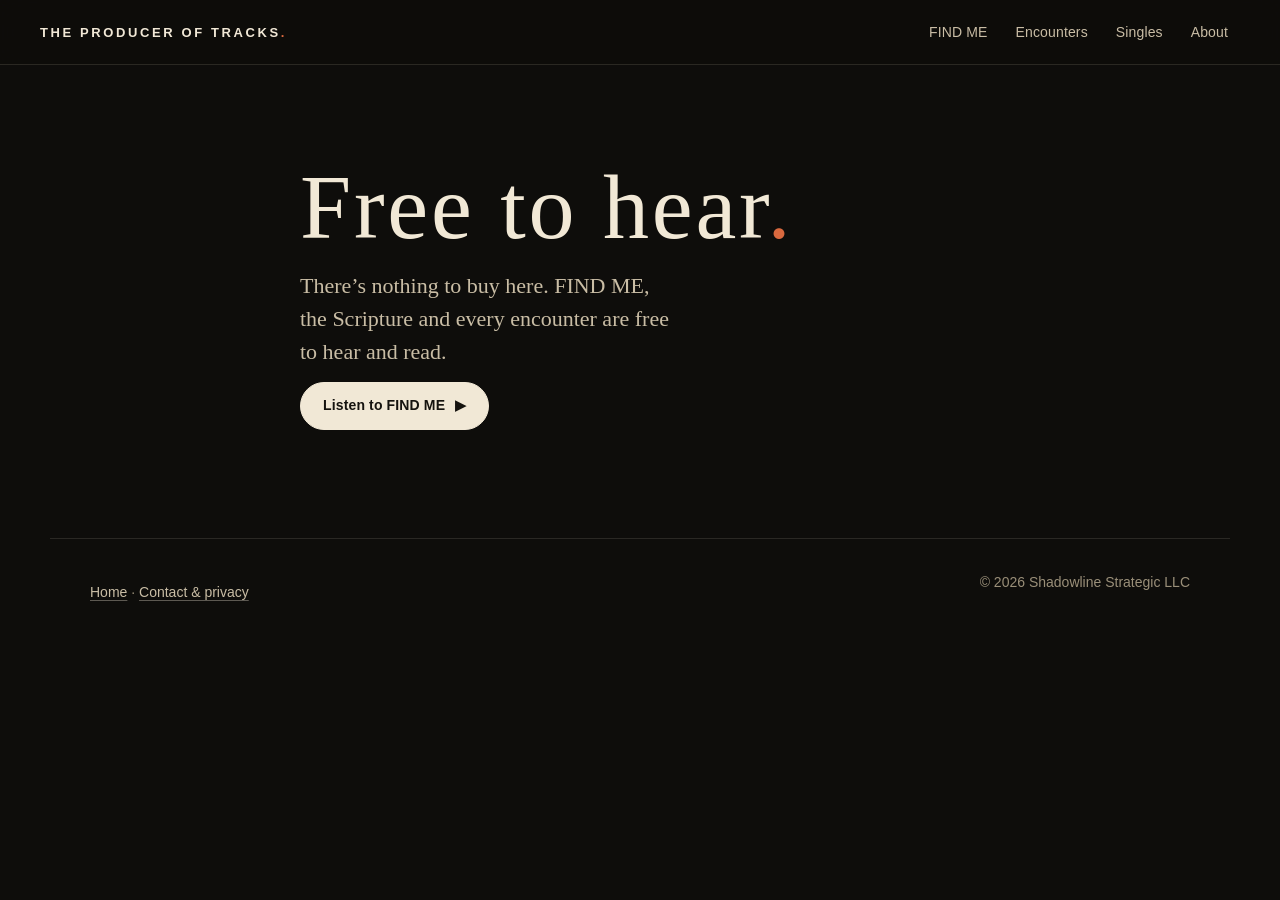
<file: store/index.html>
<!doctype html>
<html lang="en">
<head>
<meta charset="utf-8">
<meta http-equiv="Content-Security-Policy" content="default-src 'self'; script-src 'self' 'unsafe-inline'; style-src 'self' 'unsafe-inline'; img-src 'self' data:; media-src 'none'; font-src 'self' data:; connect-src 'self'; frame-src 'none'; worker-src 'self'; manifest-src 'self'; object-src 'none'; base-uri 'self'; form-action 'self'; upgrade-insecure-requests">
<meta name="referrer" content="strict-origin-when-cross-origin">
<!-- Former Store address. Not measured. Nothing is sold on this site. -->
<meta name="viewport" content="width=device-width, initial-scale=1, viewport-fit=cover">
<meta name="theme-color" content="#0e0d0b">
<meta name="robots" content="noindex">
<title>The music is free | The Producer of Tracks</title>
<meta name="description" content="FIND ME by The Producer of Tracks is free to hear, with the Scripture and every encounter.">
<link rel="canonical" href="https://theproduceroftracks.com/find-me/">
<link rel="icon" href="/icons/favicon-32.png" sizes="32x32" type="image/png">
<link rel="stylesheet" href="/styles.css">
<script src="/assets/give.js" defer></script>
<link rel="stylesheet" href="/assets/tpot-2026.css?v=1">
</head>
<body class="free-page">
<a class="skip" href="#main">Skip to content</a>
<header class="top">
  <a class="brand" href="/">The Producer of Tracks<span>.</span></a>
  <nav class="site-nav" aria-label="Site"><a href="/find-me/">FIND ME</a><a href="/#rooms">Encounters</a><a href="/#listen">Singles</a><a href="/#about">About</a></nav>
</header>
<main id="main" class="free-main" tabindex="-1">
  <h1>Free to hear<span>.</span></h1>
  <p class="free-lede">There’s nothing to buy here. FIND ME, the Scripture and every encounter are free to hear and read.</p>
  <p><a class="button primary" href="/find-me/">Listen to FIND ME <span aria-hidden="true">▶</span></a></p>
  <section class="give" aria-labelledby="give-h-free" data-give hidden><h2 class="give-line" id="give-h-free">Help make what comes next.</h2><p class="give-text">The music is free to hear. If it means something to you and you’d like to support more music and the world around it, you can contribute here.</p><a class="give-btn" data-give-link target="_blank" rel="noopener">Support the music <span aria-hidden="true">↗</span><span class="visually-hidden"> (opens in a new tab)</span></a><p class="give-note">Optional, one-time support. Received by Shadowline Strategic LLC, the company behind The Producer of Tracks.</p></section>
</main>
<footer class="foot">
  <p><a href="/">Home</a> · <a href="/#about">Contact &amp; privacy</a></p>
  <p>© 2026 Shadowline Strategic LLC</p>
</footer>
</body>
</html>
</file>
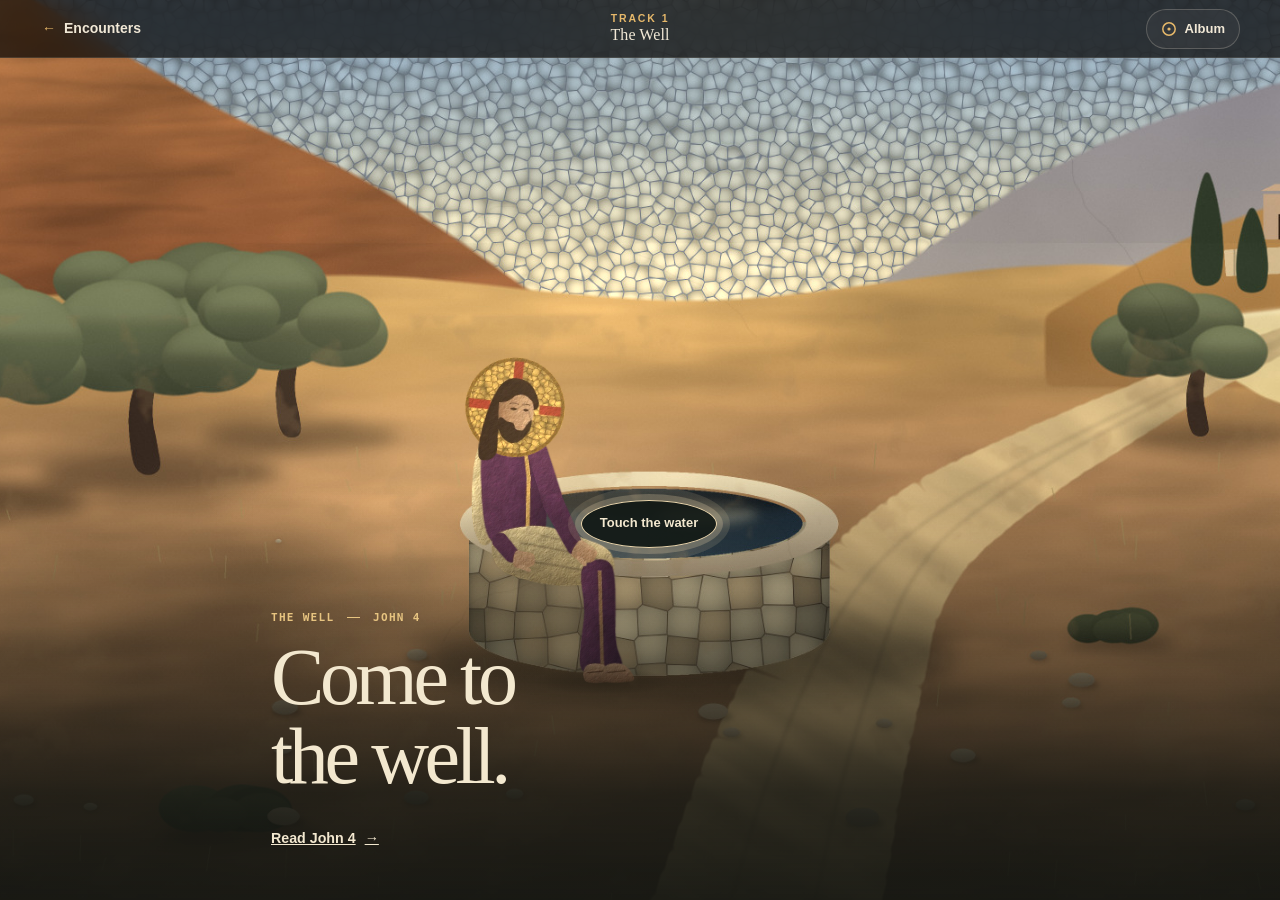
<file: well/index.html>
<!doctype html>
<html lang="en">
<head>
<meta charset="utf-8">
<meta http-equiv="Content-Security-Policy" content="default-src 'self'; script-src 'self' 'unsafe-inline'; style-src 'self' 'unsafe-inline'; img-src 'self' data: blob:; media-src 'self' blob:; font-src 'self' data:; connect-src 'self' https://tpot-listens.shadowline-strategic-llc.workers.dev; frame-src 'self' https://www.youtube-nocookie.com; worker-src 'self'; manifest-src 'self'; object-src 'none'; base-uri 'self'; form-action 'self'; upgrade-insecure-requests">
<meta name="referrer" content="strict-origin-when-cross-origin">
<script src="/assets/tpot-measure.js?v=c161634ffb" data-endpoint="https://tpot-listens.shadowline-strategic-llc.workers.dev/e" defer></script>
<meta name="viewport" content="width=device-width, initial-scale=1, viewport-fit=cover">
<meta name="theme-color" content="#141612">
<title>Same Well, Same Thirst · The woman at the well, John 4 | The Producer of Tracks</title>
<meta name="description" content="The woman at the well, Jesus and living water. Track 1 of FIND ME, the Christian rock album by The Producer of Tracks: hear the whole song with John 4, then read and pray with it.">
<link rel="canonical" href="https://theproduceroftracks.com/well/">
<meta property="og:type" content="website">
<meta property="og:title" content="Come and See · The Well">
<meta property="og:description" content="Come to the water. A quiet visit to Jacob’s well in John 4, with music from FIND ME.">
<meta property="og:url" content="https://theproduceroftracks.com/well/#arrival">
<meta property="og:image" content="https://theproduceroftracks.com/well/assets/the-well.jpg">
<meta property="og:image:alt" content="Still water inside a sunlit stone well">
<link rel="manifest" href="manifest.webmanifest">
<link rel="apple-touch-icon" href="assets/icon-180.png">
<meta name="apple-mobile-web-app-title" content="The Well">
<meta name="apple-mobile-web-app-capable" content="yes">
<link rel="stylesheet" href="well.css?v=10">
<link rel="stylesheet" href="/assets/tpot-encounter.css?v=1">
<link rel="preload" as="image" href="scene/back.jpg">
<script src="/assets/tpot-scene.js?v=3" defer></script>
<script src="scene.js?v=5" defer></script>
<script src="well.js?v=9" defer></script>
<script type="application/ld+json">{"@context":"https://schema.org","@type":"MusicRecording","@id":"https://theproduceroftracks.com/well/#song","name":"Same Well, Same Thirst","url":"https://theproduceroftracks.com/well/","byArtist":{"@type":"MusicGroup","@id":"https://theproduceroftracks.com/#artist","name":"The Producer of Tracks"},"inAlbum":{"@type":"MusicAlbum","@id":"https://theproduceroftracks.com/find-me/#album","name":"FIND ME"},"duration":"PT5M16S","genre":"Christian rock","about":[{"@type":"CreativeWork","name":"John 4"},{"@type":"Person","name":"Jesus"}]}</script>
</head>
<body>
<header class="site-bar enc-bar">
  <a class="step-back enc-left" href="#arrival" data-back hidden><span aria-hidden="true">←</span> <span data-back-label>Back to the water</span></a>
  <a class="enc-left enc-up" href="/#rooms"><span aria-hidden="true">←</span> <span>Encounters</span></a>
  <a class="wordmark enc-mid" href="#arrival" data-show="arrival"><span class="enc-kicker">Track 1</span><span class="enc-name">The Well</span></a>
  <a class="album-link enc-right" href="/find-me/"><svg viewBox="0 0 16 16" aria-hidden="true"><circle cx="8" cy="8" r="6.2" fill="none" stroke="currentColor" stroke-width="1.5"/><circle cx="8" cy="8" r="1.6" fill="currentColor"/></svg><span class="enc-label">Album</span></a>
</header>
<div class="stage" data-stage aria-hidden="true"><canvas></canvas></div>
<audio id="well-song" preload="none" src="/assets/find-me-e3b/01.mp3"></audio>
<main id="experience">
  <section id="arrival" class="scene" aria-labelledby="arrival-title">
    <a class="water-touch" href="#song" data-water data-track="well-touch" aria-label="Touch the water to hear Same Well, Same Thirst">
      <span class="water-label">Touch the water</span>
    </a>
    <div class="water-ripple" aria-hidden="true"></div>
    <div class="scene-copy">
      <p class="eyebrow">The Well <span></span> John 4</p>
      <h1 id="arrival-title" tabindex="-1">Come to the well.</h1>
      <p class="return-note" data-return hidden>Your jar is still by the water.</p>
      <div class="scene-actions">
        <a class="quiet" href="#scripture" data-show="scripture" data-track="well-read">Read John 4 <span aria-hidden="true">→</span></a>
      </div>
    </div>
  </section>

  <section id="song" class="scene song" aria-labelledby="song-title">
    <h2 id="song-title" class="visually-hidden" tabindex="-1">Same Well, Same Thirst</h2>
    <div class="song-text">
      <figure class="song-note" data-note hidden><figcaption data-note-ref></figcaption><blockquote><p data-note-text></p></blockquote></figure>
      <div class="song-lines"><p class="line-now" data-line-now></p><p class="line-next" data-line-next aria-hidden="true"></p></div>
    </div>
    <div class="jar-slot" data-jar-slot="song">
      <div class="jar-ask" data-jar-ask hidden>
        <p class="jar-q" id="jar-q">What do you keep returning to that never satisfies you?</p>
        <div class="jar-choices" role="group" aria-labelledby="jar-q">
          <button type="button" data-jar-choice="a glowing screen" data-track="well-jar-choice" aria-pressed="false">A glowing screen</button>
          <button type="button" data-jar-choice="someone’s approval" data-track="well-jar-choice" aria-pressed="false">Someone’s approval</button>
          <button type="button" data-jar-choice="something I drink or take" data-track="well-jar-choice" aria-pressed="false">Something I drink or take</button>
          <button type="button" data-jar-choice="being right" data-track="well-jar-choice" aria-pressed="false">Being right</button>
          <button type="button" data-jar-choice="staying busy" data-track="well-jar-choice" aria-pressed="false">Staying busy</button>
          <button type="button" data-jar-choice="something I won’t name" data-track="well-jar-choice" aria-pressed="false">Something I won’t name</button>
        </div>
        <input class="jar-own" type="text" maxlength="40" autocomplete="off" autocapitalize="off" spellcheck="false" enterkeyhint="done" placeholder="Or name it yourself" aria-label="Or name it yourself" data-jar-own data-measure-private>
        <button class="jar-hold" type="button" data-jar-hold data-track="well-jar-hold" aria-label="Set down the jar"><span class="jar-ring" aria-hidden="true"></span><span data-jar-hold-label>Hold to set it down</span></button>
        <p class="jar-note">Your answer stays on this page. It isn’t saved or sent.</p>
      </div>
      <p class="jar-done" data-jar-done hidden>Your jar is by the water.</p>
    </div>
    <div class="song-end" data-song-end hidden>
      <a class="action" href="#prayer" data-show="prayer" data-track="well-to-prayer">Pray <span aria-hidden="true">→</span></a>
      <a class="song-next" href="/#storm" data-track="well-song-next"><small>Next encounter</small> The Storm <span aria-hidden="true">→</span></a>
    </div>
    <div class="song-bar">
      <button class="song-toggle" type="button" data-song-toggle data-track="well-song-toggle" aria-label="Play"><svg viewBox="0 0 24 24" aria-hidden="true"><path class="i-play" d="M8 5.5v13l10.5-6.5z"/><path class="i-pause" d="M7 5h3.6v14H7zM13.4 5H17v14h-3.6z"/></svg></button>
      <div class="song-track" data-song-track><div class="song-fill" data-song-fill></div></div>
      <span class="song-time" data-song-time aria-hidden="true">0:00</span>
      <a class="song-read" href="#scripture" data-show="scripture" data-track="well-read">John 4</a>
    </div>
  </section>

  <section id="scripture" class="page" aria-labelledby="scripture-title">
    <div class="audio-card" hidden>
      <div><span class="eyebrow">From the album</span><strong>Same Well, Same Thirst</strong></div>
      <button type="button" data-sound data-track="well-song-open">Hear the song</button>
      <p class="sound-error" role="status" hidden>Audio is unavailable. You can read on below.</p>
    </div>
    <p class="eyebrow">John 4 <span></span> At the well</p>
    <h2 id="scripture-title" tabindex="-1">He speaks to her.</h2>
    <p>Jesus is tired from the journey. A Samaritan woman comes to draw water, and He asks her for a drink. She asks why He would speak to her. He answers with an offer.</p>
    <blockquote>
      <p>“If thou knewest the gift of God, and who it is that saith to thee, Give me to drink; thou wouldest have asked of him, and he would have given thee living water.”</p>
      <cite>John 4:10 · King James Version</cite>
    </blockquote>
    <details class="reading">
      <summary>Read John 4:4-30 <span aria-hidden="true">+</span></summary>
      <div class="reading-copy">
        <p><sup>4</sup> And he must needs go through Samaria. <sup>5</sup> Then cometh he to a city of Samaria, which is called Sychar, near to the parcel of ground that Jacob gave to his son Joseph. <sup>6</sup> Now Jacob’s well was there. Jesus therefore, being wearied with his journey, sat thus on the well: and it was about the sixth hour.</p>
        <p><sup>7</sup> There cometh a woman of Samaria to draw water: Jesus saith unto her, Give me to drink. <sup>8</sup> (For his disciples were gone away unto the city to buy meat.) <sup>9</sup> Then saith the woman of Samaria unto him, How is it that thou, being a Jew, askest drink of me, which am a woman of Samaria? for the Jews have no dealings with the Samaritans.</p>
        <p><sup>10</sup> Jesus answered and said unto her, If thou knewest the gift of God, and who it is that saith to thee, Give me to drink; thou wouldest have asked of him, and he would have given thee living water. <sup>11</sup> The woman saith unto him, Sir, thou hast nothing to draw with, and the well is deep: from whence then hast thou that living water? <sup>12</sup> Art thou greater than our father Jacob, which gave us the well, and drank thereof himself, and his children, and his cattle?</p>
        <p><sup>13</sup> Jesus answered and said unto her, Whosoever drinketh of this water shall thirst again: <sup>14</sup> But whosoever drinketh of the water that I shall give him shall never thirst; but the water that I shall give him shall be in him a well of water springing up into everlasting life. <sup>15</sup> The woman saith unto him, Sir, give me this water, that I thirst not, neither come hither to draw.</p>
        <p><sup>16</sup> Jesus saith unto her, Go, call thy husband, and come hither. <sup>17</sup> The woman answered and said, I have no husband. Jesus said unto her, Thou hast well said, I have no husband: <sup>18</sup> For thou hast had five husbands; and he whom thou now hast is not thy husband: in that saidst thou truly.</p>
        <p><sup>19</sup> The woman saith unto him, Sir, I perceive that thou art a prophet. <sup>20</sup> Our fathers worshipped in this mountain; and ye say, that in Jerusalem is the place where men ought to worship. <sup>21</sup> Jesus saith unto her, Woman, believe me, the hour cometh, when ye shall neither in this mountain, nor yet at Jerusalem, worship the Father. <sup>22</sup> Ye worship ye know not what: we know what we worship: for salvation is of the Jews. <sup>23</sup> But the hour cometh, and now is, when the true worshippers shall worship the Father in spirit and in truth: for the Father seeketh such to worship him. <sup>24</sup> God is a Spirit: and they that worship him must worship him in spirit and in truth.</p>
        <p><sup>25</sup> The woman saith unto him, I know that Messias cometh, which is called Christ: when he is come, he will tell us all things. <sup>26</sup> Jesus saith unto her, I that speak unto thee am he.</p>
        <p><sup>27</sup> And upon this came his disciples, and marvelled that he talked with the woman: yet no man said, What seekest thou? or, Why talkest thou with her? <sup>28</sup> The woman then left her waterpot, and went her way into the city, and saith to the men, <sup>29</sup> Come, see a man, which told me all things that ever I did: is not this the Christ? <sup>30</sup> Then they went out of the city, and came unto him.</p>
        <a href="https://www.gutenberg.org/ebooks/10">King James Version, Project Gutenberg</a>
      </div>
    </details>
    <a class="deeper-link" href="#deeper" data-show="deeper">Read with the early Church <span aria-hidden="true">→</span></a>
    <div class="reading-actions">
      <a class="action" href="#examine" data-show="examine">Sit with this <span aria-hidden="true">→</span></a>
      <a class="quiet" href="#arrival" data-show="arrival">Return to the water</a>
    </div>
  </section>

  <section id="deeper" class="page" aria-labelledby="deeper-title">
    <p class="eyebrow">John 4</p>
    <h2 id="deeper-title" tabindex="-1">What is living water?</h2>
    <p>Stay with the woman’s encounter. Hear how John and the early Church understood what Jesus was offering her.</p>
    <div class="witness">
      <details class="reading" name="well-witness" open>
        <summary><span class="reading-heading"><small>John 4:25-42</small>The woman becomes a witness</span><span aria-hidden="true">+</span></summary>
        <div class="reading-copy">
          <p>Jesus tells her that He is the Messiah. She leaves her jar and asks her town to come see Him. Many believe because of her testimony. Jesus stays with them two days, and they come to call Him the Savior of the world. As you read, notice how her invitation gives others a chance to hear Him for themselves.</p>
          <a href="https://bible.usccb.org/bible/john/4">John 4:25-42 <span aria-hidden="true">↗</span></a>
        </div>
      </details>
      <details class="reading" name="well-witness">
        <summary><span class="reading-heading"><small>Apostolic witness</small>The Spirit is given</span><span aria-hidden="true">+</span></summary>
        <div class="reading-copy">
          <p>Later in John, Jesus invites anyone who thirsts to come to Him. John tells us that Jesus is speaking about the Spirit whom believers would receive. In Acts 8, Philip preaches Christ in Samaria. Peter and John come from Jerusalem and pray for the newly baptized to receive the Holy Spirit. Read these passages beside the promise Jesus makes to the woman.</p>
          <a href="https://bible.usccb.org/bible/john/7">John 7:37-39 <span aria-hidden="true">↗</span></a>
          <a href="https://www.newadvent.org/bible/act008.htm">Acts 8:4-17 <span aria-hidden="true">↗</span></a>
        </div>
      </details>
      <details class="reading" name="well-witness">
        <summary><span class="reading-heading"><small>Origen of Alexandria · Third century</small>Scripture brings us to Jesus</span><span aria-hidden="true">+</span></summary>
        <div class="reading-copy">
          <p>Origen reads Jacob’s well as an image of Scripture. Drawing from it prepares us to meet Jesus, who gives the spring of living water. The next time you read John 4, pause at the woman’s request. What would you ask Jesus for if you were sitting beside her?</p>
          <a href="https://sophiascriptura.com/fathers/origen-ioannem/10-315/">Commentary on John, book 13, §§28-37 <span aria-hidden="true">↗</span></a>
        </div>
      </details>
      <details class="reading" name="well-witness">
        <summary><span class="reading-heading"><small>John Chrysostom · Fourth century</small>Why she leaves the jar</span><span aria-hidden="true">+</span></summary>
        <div class="reading-copy">
          <p>Chrysostom hears a promise of cleansing and refreshment in Jesus’ words about the Spirit. He also notices what happens after she hears Jesus: just as fishermen leave their nets, the woman leaves her jar. She goes of her own accord and invites a town. Read her question again and notice how much room it leaves for the people listening.</p>
          <a href="https://www.newadvent.org/fathers/240132.htm">Homily 32 on John <span aria-hidden="true">↗</span></a>
          <a href="https://www.newadvent.org/fathers/240134.htm">Homily 34 on John <span aria-hidden="true">↗</span></a>
        </div>
      </details>
      <details class="reading" name="well-witness">
        <summary><span class="reading-heading"><small>Augustine of Hippo · Early fifth century</small>Jesus thirsts for her faith</span><span aria-hidden="true">+</span></summary>
        <div class="reading-copy">
          <p>Augustine holds two things together: Jesus is tired from the journey, and He longs for the woman’s faith. The one who asks her for a drink is the one who can give her the Spirit. Read the opening of the encounter again. What do you notice about the way Jesus begins, before she knows who He is?</p>
          <a href="https://www.newadvent.org/fathers/1701015.htm">Tractate 15 on John, §§6-12 <span aria-hidden="true">↗</span></a>
        </div>
      </details>
    </div>
    <div class="reading-actions">
      <a class="action" href="#examine" data-show="examine">Sit with this <span aria-hidden="true">→</span></a>
    </div>
  </section>

  <section id="examine" class="page examination" aria-labelledby="examine-title">
    <p class="eyebrow">Examination</p>
    <h2 id="examine-title" tabindex="-1">What part of myself am I always trying to prove?</h2>
    <p>Think of the last time you checked who had noticed you. Bring that moment to Jesus in your own words.</p>
    <div class="jar-slot" data-jar-slot="examine"></div>
    <a class="action" href="#prayer" data-show="prayer">Pray <span aria-hidden="true">→</span></a>
  </section>

  <section id="prayer" class="page examination" aria-labelledby="prayer-title">
    <p class="eyebrow">Prayer</p>
    <h2 id="prayer-title" tabindex="-1">Lord Jesus Christ,</h2>
    <p class="prayer-text">You know me. Show me what I am asking others to give me. Teach me to ask You for living water and to see the person beside me with mercy. Amen.</p>
    <p class="leave-note">Take a moment before you pick up your phone again.</p>
    <div class="invite">
      <button class="invite-button" type="button" data-invite hidden>Come and See <span aria-hidden="true">↗</span></button>
      <p class="invite-status" role="status" data-invite-status></p>
      <a href="https://theproduceroftracks.com/well/#arrival" data-invite-link>Well invitation link</a>
    </div>
    <a class="quiet leave-well" href="#rest" data-show="rest">Leave the well <span aria-hidden="true">→</span></a>
  </section>

  <section id="rest" class="page examination rest" aria-labelledby="rest-title">
    <p class="eyebrow">John 4:15</p>
    <h2 id="rest-title" tabindex="-1">“Give me this water.”</h2>
    <figure class="keepsake" data-keepsake hidden>
      <img data-keepsake-img alt="A card: “Sir, give me this water, that I thirst not”, John 4:15, beneath a painting of Jesus seated at Jacob’s well with a water jar left by the water." width="1080" height="1350">
      <figcaption>
        <button class="action" type="button" data-keepsake-save data-track="well-keepsake">Keep this card <span aria-hidden="true">↓</span></button>
        <p class="keepsake-status" role="status" data-keepsake-status></p>
      </figcaption>
    </figure>
    <p>You can put your phone down now.</p>
    <a class="next-encounter" href="/#storm">
      <span><small>Next encounter · Matthew 14</small><strong>The Storm</strong><span>Go with Peter onto the water.</span></span>
      <span aria-hidden="true">→</span>
    </a>
    <a class="next-encounter roof-door" href="/roof/?from=well">
      <span><small>Another encounter · 2 Samuel 11-12</small><strong>The Roof</strong><span>Go to David’s rooftop and break the king’s seal.</span></span>
      <span aria-hidden="true">→</span>
    </a>
    <div class="home-screen" data-homescreen hidden>
      <button class="invite-button" type="button" data-install data-track="well-install" hidden>Add The Well to your home screen</button>
      <p data-install-ios hidden>To come back, add The Well to your home screen: tap Share, then Add to Home Screen.</p>
    </div>
    <a class="quiet" href="#arrival" data-show="arrival">Back to the Well <span aria-hidden="true">↗</span></a>
  </section>
</main>
<div class="song-mini" data-song-mini hidden>
  <button class="song-toggle" type="button" data-song-toggle data-track="well-mini-toggle" aria-label="Pause"><svg viewBox="0 0 24 24" aria-hidden="true"><path class="i-play" d="M8 5.5v13l10.5-6.5z"/><path class="i-pause" d="M7 5h3.6v14H7zM13.4 5H17v14h-3.6z"/></svg></button>
  <a href="#song" data-show="song" data-track="well-mini-back"><small>Playing</small> Same Well, Same Thirst</a>
</div>
<noscript><p class="no-script">Read John 4 directly. <a href="https://www.gutenberg.org/ebooks/10">King James Bible</a></p></noscript>
</body>
</html>
</file>
<file: styles.css>
/* The Producer of Tracks: v1 (2026-11-06). Palette and display face carried over from the live site. No external fonts or images. */
:root{--paper:#e9dfc7;--ink:#20221d;--muted:#5b584b;--rust:#a53825;--line:#bfb39a;--night:#121210;--cream:#efdbb6;--cream-dim:#c9bb9c;
  --display:Record,Impact,"Haettenschweiler","Arial Narrow Bold","Arial Narrow",sans-serif;--serif:Georgia,"Times New Roman",serif;
  --tab:64px}
@font-face{font-family:Record;src:local("Impact");font-display:swap}
*{box-sizing:border-box}
html{-webkit-text-size-adjust:100%}
@media (prefers-reduced-motion:reduce){html{scroll-behavior:auto}*{transition:none!important;animation:none!important}}
body{margin:0;min-height:100vh;min-height:100dvh;background:var(--paper);color:var(--ink);font:17px/1.6 Arial,Helvetica,sans-serif;padding-bottom:calc(var(--tab) + env(safe-area-inset-bottom))}
img{max-width:100%;display:block}
a{color:inherit}
:focus-visible{outline:3px solid var(--rust);outline-offset:3px}
[tabindex="-1"]:focus,[tabindex="-1"]:focus-visible{outline:none} /* correction: programmatic heading focus showed a box */
.visually-hidden{position:absolute!important;width:1px;height:1px;overflow:hidden;clip:rect(0 0 0 0);white-space:nowrap}
.skip{position:absolute;left:-999px;top:0;background:var(--ink);color:var(--paper);padding:12px 16px;z-index:50}
.skip:focus{left:12px;top:12px}
.eyebrow{font:12px/1.6 ui-monospace,Menlo,Consolas,monospace;letter-spacing:.14em;text-transform:uppercase;margin:0 0 10px;color:var(--muted)}
h1,h2,h3{font-family:var(--display);font-weight:400;text-transform:uppercase;letter-spacing:.005em;line-height:.95;margin:0 0 14px}
h1{font-size:clamp(52px,15vw,110px)}h2{font-size:clamp(36px,10vw,64px)}h3{font-size:clamp(28px,8vw,44px)}
h1 span,h2 span,h3 span,.brand span,.doorway-title span{color:var(--rust)}
.small-h{font-size:24px;margin:26px 0 6px}
p{margin:0 0 14px}

/* header */
.top{position:sticky;top:0;z-index:20;display:flex;justify-content:space-between;align-items:center;gap:12px;padding:12px 20px;padding-top:calc(12px + env(safe-area-inset-top));background:var(--paper);border-bottom:1px solid var(--line)}
.brand{font-family:var(--display);font-size:22px;text-decoration:none;letter-spacing:.01em}
.textmode{font:12px/1 ui-monospace,Menlo,monospace;letter-spacing:.1em;text-transform:uppercase;background:none;border:1px solid var(--ink);color:var(--ink);padding:10px 12px;min-height:44px;cursor:pointer}
.textmode[aria-pressed="true"]{background:var(--ink);color:var(--paper)}

/* views: without JS everything shows in order */
.view{max-width:760px;margin:0 auto;padding:28px 20px 36px}
.js .view{display:none}.js .view.on{display:block}
.view+.view{border-top:1px solid var(--line)}.js .view+.view{border-top:0}

/* buttons */
.actions{display:flex;flex-wrap:wrap;gap:10px;margin:18px 0 0}
.button{display:inline-flex;align-items:center;justify-content:space-between;gap:14px;border:1px solid var(--ink);background:transparent;color:var(--ink);padding:14px 18px;min-height:48px;text-decoration:none;font:bold 13px/1.2 Arial,Helvetica,sans-serif;letter-spacing:.06em;text-transform:uppercase;cursor:pointer}
.button.primary{background:var(--ink);color:var(--paper)}
.button:hover{background:var(--rust);border-color:var(--rust);color:var(--paper)}
.link-button{background:none;border:0;padding:12px 0;min-height:44px;font:inherit;text-decoration:underline;color:var(--ink);cursor:pointer;display:block;margin:0 0 10px}

/* home */
.hero{display:grid;gap:22px}
.hero-art img{width:100%;height:auto;border:1px solid var(--line)}
.hero-art{margin:0}
.status{font:bold 15px/1 ui-monospace,Menlo,monospace;letter-spacing:.22em;color:var(--rust);margin:-4px 0 0}
.doorway{position:relative;display:block;margin:34px 0 0;min-height:420px;background:var(--night);color:var(--cream);text-decoration:none;overflow:hidden;border:1px solid var(--ink)}
.doorway img{position:absolute;inset:0;width:100%;height:100%;object-fit:cover;object-position:50% 40%;opacity:.78}
.doorway-copy{position:relative;display:flex;flex-direction:column;justify-content:flex-end;min-height:420px;padding:24px;background:linear-gradient(180deg,rgba(18,18,16,0) 30%,rgba(18,18,16,.92) 78%)}
.doorway .eyebrow{color:var(--cream-dim)}
.doorway-title{font-family:var(--display);font-size:clamp(44px,13vw,78px);line-height:.92}
.doorway-q{font-family:var(--serif);font-size:21px;line-height:1.35;margin:10px 0 16px;max-width:24ch}
.doorway-go{font:bold 13px/1 Arial,sans-serif;letter-spacing:.1em;text-transform:uppercase;border:1px solid var(--cream);align-self:flex-start;padding:14px 18px}
.doorway:hover .doorway-go{background:var(--rust);border-color:var(--rust)}
.also{margin-top:32px}
.release-mini{display:flex;gap:14px;align-items:center;text-decoration:none;border:1px solid var(--line);padding:10px;min-height:48px}
.release-mini img{width:72px;height:72px}
.forth{margin-top:14px;color:var(--muted)}

/* listen */
.note{color:var(--muted);font-size:15px}
.release{display:grid;grid-template-columns:110px 1fr;gap:16px;padding:20px 0;border-top:1px solid var(--line)}
.release img{width:110px;height:110px;border:1px solid var(--line)}
.release h3{font-size:30px;margin-bottom:10px}
.release.quiet{opacity:.92}
.player{margin:6px 0 10px}
.player .play{display:inline-flex;align-items:center;gap:8px;background:var(--ink);color:var(--paper);border:0;padding:14px 18px;min-height:48px;font:bold 13px/1 Arial,sans-serif;letter-spacing:.08em;text-transform:uppercase;cursor:pointer}
.player .fallback{display:inline-block;margin-left:12px;font-size:14px;padding:12px 0}
.player iframe{display:block;width:100%;aspect-ratio:16/9;border:0;background:#000;margin-top:4px}
.player.loading .play::after{content:" loading…"}
.links{list-style:none;margin:0;padding:0;display:flex;flex-wrap:wrap;gap:6px 18px}
.links a{display:inline-block;padding:10px 0;min-height:44px}
.next-link{display:inline-block;margin-top:18px;font:bold 14px/1 Arial,sans-serif;letter-spacing:.08em;text-transform:uppercase;padding:14px 0}

/* the well */
.well{max-width:none;padding:0;background:var(--night);color:var(--cream)}
.js .well.on{display:block}
.well .eyebrow{color:var(--cream-dim)}
.well a,.well .link-button{color:var(--cream)}
.steps{position:sticky;top:calc(69px + env(safe-area-inset-top));z-index:10;background:var(--night);border-bottom:1px solid #3a372f}
.steps ol{list-style:none;margin:0 auto;padding:0 8px;display:flex;max-width:760px;overflow-x:auto}
.steps li{flex:1 0 auto}
.steps a{display:block;text-align:center;padding:14px 10px;min-height:48px;font:12px/1.4 ui-monospace,Menlo,monospace;letter-spacing:.08em;text-transform:uppercase;text-decoration:none;color:var(--cream-dim);border-bottom:2px solid transparent}
.steps a[aria-current="step"]{color:var(--cream);border-bottom-color:var(--rust)}
.step{max-width:760px;margin:0 auto;padding:26px 20px 40px}
.js .step{display:none}.js .step.on{display:block}
.step+.step{border-top:1px solid #3a372f}.js .step+.step{border-top:0}
.scene{margin:-26px -20px 22px;height:46vh;min-height:300px;max-height:520px;overflow:hidden;position:relative}
.scene img{width:100%;height:100%;object-fit:cover;object-position:50% 38%}
.scene::after{content:"";position:absolute;inset:0;background:linear-gradient(180deg,rgba(18,18,16,0) 55%,var(--night))}
.question{font-size:clamp(34px,9.5vw,60px);line-height:.98}
.well .button{border-color:var(--cream);color:var(--cream)}
.well .button.primary{background:var(--cream);color:var(--night)}
.well .button:hover{background:var(--rust);border-color:var(--rust);color:var(--cream)}
.choices{display:flex;flex-wrap:wrap;gap:8px;margin:6px 0 14px}
.choices button{background:transparent;color:var(--cream);border:1px solid #6b6553;padding:12px 14px;min-height:46px;font:15px/1.2 Arial,sans-serif;cursor:pointer;text-align:left}
.choices button[aria-pressed="true"]{background:var(--cream);color:var(--night);border-color:var(--cream)}
.echo,.reflect-echo{font-family:var(--serif);font-size:19px;min-height:1.4em}
.label{font:11px/1.5 ui-monospace,Menlo,monospace;letter-spacing:.14em;text-transform:uppercase;margin:18px 0 8px;display:inline-block;padding:3px 8px;border:1px solid currentColor}
.label.scr{color:#e6cf9f}.label.qt{color:#d9a48f}.label.ctx{color:#b9b09a}.label.int{color:#9fb4a6}
.scripture,.quote{margin:8px 0 16px;padding:4px 0 4px 16px;border-left:3px solid var(--rust);font-family:var(--serif);font-size:19px;line-height:1.55}
.scripture p,.quote p{margin:0 0 10px}
.scripture sup{font:11px Arial,sans-serif;color:var(--cream-dim);margin-right:2px}
.scripture .key{color:#fff3da}
.voice{border-top:1px solid #3a372f;padding-top:16px;margin-top:18px}
.voice-name{font-family:var(--display);font-size:30px;text-transform:uppercase;line-height:1;margin:0 0 6px}
.voice-meta{font-size:14px;color:var(--cream-dim)}
.prompts{font-family:var(--serif);font-size:20px;line-height:1.5;padding-left:20px}
.prompts li{margin:0 0 14px}
.pause{margin:6px 0 22px}
.pause-status{font-family:var(--serif);font-size:18px;color:var(--cream-dim);margin-top:10px}
body.still .well{background:#000}
body.still .step.on .step-body>*:not(.pause){opacity:.25;transition:opacity 1.2s}
.share-status{color:var(--cream-dim);font-size:15px;margin-top:10px}

/* about */
.plain{padding-left:20px}.plain li{margin-bottom:8px}

/* tab bar (app-like) */
.tabbar{position:fixed;left:0;right:0;bottom:0;z-index:30;display:flex;background:var(--ink);border-top:1px solid #000;padding-bottom:env(safe-area-inset-bottom)}
.tabbar a{flex:1;display:flex;flex-direction:column;align-items:center;justify-content:center;gap:2px;min-height:var(--tab);color:#cfc5ad;text-decoration:none;font:11px/1 ui-monospace,Menlo,monospace;letter-spacing:.12em;text-transform:uppercase}
.tabbar a span{font-size:18px;line-height:1}
.tabbar a[aria-current="page"]{color:var(--paper);box-shadow:inset 0 3px 0 var(--rust)}
.foot{max-width:760px;margin:0 auto;padding:22px 20px 30px;border-top:1px solid var(--line);font-size:14px}
.foot a{display:inline-block;padding:10px 0}
.legal{font:11px/1.6 ui-monospace,Menlo,monospace;letter-spacing:.1em;text-transform:uppercase;color:var(--muted)}

/* reading panels */
dialog.panel{border:0;padding:0;margin:0;max-width:none;width:100%;height:100%;max-height:none;background:var(--paper);color:var(--ink)}
dialog.panel::backdrop{background:rgba(0,0,0,.6)}
.panel-head{position:sticky;top:0;display:flex;justify-content:space-between;align-items:center;gap:10px;padding:14px 20px;padding-top:calc(14px + env(safe-area-inset-top));background:var(--paper);border-bottom:1px solid var(--line)}
.panel-head h2{font-size:30px;margin:0}
.close{background:var(--ink);color:var(--paper);border:0;min-width:48px;min-height:48px;font-size:20px;cursor:pointer}
.panel-body{max-width:680px;margin:0 auto;padding:18px 20px 60px;font-family:var(--serif);font-size:19px;line-height:1.6}
.panel-body sup{font:11px Arial,sans-serif;color:var(--muted)}
.panel-body .label{font-family:ui-monospace,Menlo,monospace}
.panel-body .label.scr{color:#7a5a17}.panel-body .label.qt{color:#8a2f1f}.panel-body .label.ctx{color:#5b584b}.panel-body .label.int{color:#36574a}
.cite,.muted{font:14px/1.5 Arial,sans-serif;color:var(--muted)}

/* text version: everything in order, no scenes or tab bar */
body.text .view,body.text .step{display:block!important}
body.text .scene,body.text .doorway img,body.text .hero-art,body.text .release img,body.text .release-mini img,body.text .tabbar,body.text .steps{display:none!important}
body.text .well{background:var(--paper);color:var(--ink)}
body.text .well .eyebrow,body.text .voice-meta,body.text .pause-status,body.text .share-status{color:var(--muted)}
body.text .well a,body.text .well .link-button{color:var(--ink)}
body.text .well .button{border-color:var(--ink);color:var(--ink)}body.text .well .button.primary{background:var(--ink);color:var(--paper)}
body.text .choices button{color:var(--ink);border-color:var(--ink)}
body.text .doorway{min-height:0;background:none;color:var(--ink);border:1px solid var(--ink)}
body.text .doorway-copy{min-height:0;background:none}
body.text .label.scr,body.text .label.qt,body.text .label.ctx,body.text .label.int{color:var(--ink)}
body.text{padding-bottom:0}

/* wider screens */
@media (min-width:860px){
  .hero{grid-template-columns:1.05fr 1fr;align-items:center}
  .doorway,.doorway-copy{min-height:520px}
  .release{grid-template-columns:150px 1fr}.release img{width:150px;height:150px}
  .tabbar{left:50%;right:auto;transform:translateX(-50%);width:min(560px,100%);bottom:16px;border-radius:0}
  body{padding-bottom:110px}
}

/* 2026-11-06 viability pass */
.audio-note{position:fixed;left:0;right:0;bottom:calc(var(--tab) + env(safe-area-inset-bottom));z-index:31;display:flex;align-items:center;gap:12px;flex-wrap:wrap;padding:10px 16px;background:var(--paper);color:var(--ink);border-top:2px solid var(--rust);font-size:15px}
.audio-note[hidden]{display:none}
.audio-note a{font-weight:bold;padding:10px 0;min-height:44px;display:inline-flex;align-items:center}
.audio-dismiss{margin-left:auto;background:none;border:1px solid var(--ink);min-width:44px;min-height:44px;cursor:pointer;color:var(--ink)}
.quote-light{margin:8px 0 16px;padding:4px 0 4px 16px;border-left:3px solid var(--rust)}
.quote-light p{margin:0 0 10px}
@media (min-width:860px){.audio-note{left:50%;right:auto;transform:translateX(-50%);width:min(560px,100%);bottom:80px}}

/* Local review prototype: The Storm. Reuses the approved cover and recording. */
.storm-entry{display:grid;gap:10px;margin:24px 0;padding:24px;border:1px solid var(--line);text-decoration:none;color:var(--ink);background:var(--paper)}
.storm-entry>span:not(.eyebrow){font:italic 1.3rem/1.4 Georgia,serif;max-width:35ch}.storm-entry strong{font-size:.9rem}
.view.storm{max-width:none;padding:0;background:var(--night);color:var(--cream)}
.storm-dock{position:sticky;top:60px;z-index:15;display:flex;justify-content:space-between;gap:8px;background:#171713f5;padding:10px max(16px,calc((100% - 720px)/2));border-bottom:1px solid #766c56}
.storm button{color:inherit;background:transparent;border:1px solid #96886b;padding:12px;min-height:44px;cursor:pointer}.storm-dock button{font-size:.8rem}
.storm-audio,.storm-readings,.storm-exit{max-width:720px;margin:auto;padding:32px 24px}.storm-audio{scroll-margin-top:130px}.storm-audio .note{color:var(--cream-dim)}
.storm-movement{position:relative;max-width:1120px;margin:auto;min-height:72vh;display:grid;grid-template-columns:1fr 1fr;align-items:center;border-top:1px solid #4d4738}
.storm-art{min-height:530px;background-image:url('assets/bid-me-come.jpg');background-repeat:no-repeat;background-color:#121210}
.storm-art.sea{background-size:auto 250%;background-position:50% 100%;filter:brightness(.45)}
.storm-art.hand{background-size:auto 155%;background-position:50% 35%;filter:brightness(.8)}
.storm-art.whole{background-size:contain;background-position:center;min-height:530px}
.storm-words{padding:48px 32px}.storm-words h1,.storm-words h2{font-family:var(--display);font-size:clamp(2.6rem,5vw,4.8rem);line-height:1.02;letter-spacing:.01em;margin:12px 0 28px}
.storm-words blockquote{font:1.4rem/1.6 Georgia,serif;margin:24px 0 12px}.storm-words cite{display:block;color:var(--cream-dim);font: .8rem/1.5 sans-serif}.storm-original{font:1.15rem/1.7 Georgia,serif;margin-top:26px}
.storm-readings h2{font:1.7rem Georgia,serif}.storm-readings details{border-top:1px solid #766c56;padding:18px 0}.storm-readings summary{cursor:pointer;min-height:44px;display:list-item;padding:12px 0;font-weight:bold}.storm-readings p{line-height:1.7;color:var(--cream-dim)}.storm a{color:var(--cream)}.storm-exit{display:flex;flex-wrap:wrap;align-items:center;gap:24px;padding-bottom:120px}
.storm :focus-visible,.storm-entry:focus-visible{outline:3px solid #dfb67b;outline-offset:5px}
@media(max-width:650px){.storm-movement{display:block;min-height:0}.storm-art{min-height:300px;height:40vh}.storm-art.whole{min-height:0;height:auto;aspect-ratio:1}.storm-words{padding:32px 24px 64px}.storm-words blockquote{font-size:1.3rem}.storm-dock{top:58px}.storm-audio{padding-top:20px}}
body.text .storm{background:var(--paper);color:var(--ink)}body.text .storm-art,body.text .storm-dock{display:none}body.text .storm-movement{display:block;min-height:0}body.text .storm-readings p,body.text .storm cite,body.text .storm a,body.text .storm .note{color:var(--ink)}
.storm-art.sea{background-size:auto 400%;background-position:0 100%}
.storm-art.hand{background-size:auto 250%;background-position:50% 70%}

.storm-word-study section{padding:18px 0;border-top:1px solid #59513f}.storm-word-study h3{font:600 1.25rem/1.4 Georgia,serif;letter-spacing:0;text-transform:none;margin:12px 0}.storm-word-study [lang="grc"]{font:1.3rem Georgia,serif}.storm-word-study .word-source{font-size:.85rem}.storm-prayer,.storm-together{padding:20px 0;border-top:1px solid #766c56}.storm-prayer blockquote{font:italic 1.8rem/1.5 Georgia,serif;margin:18px 0}

/* Local Floor encounter preview, approved existing cover only. */
.view.floor{max-width:none;padding:0;background:var(--night);color:var(--cream)}.floor a{color:var(--cream)}
.floor-dock{position:sticky;top:69px;z-index:15;background:#171713fa;border-bottom:1px solid #766c56;padding:14px 24px;display:flex;flex-wrap:wrap;align-items:center;justify-content:center;gap:12px 28px;font-size:.85rem}.floor-dock a{min-height:30px;display:flex;align-items:center}.floor-helper{max-width:720px;margin:0 auto;padding:20px 24px;color:var(--cream-dim);font-size:.9rem}
.floor-movement{max-width:1120px;margin:auto;display:grid;grid-template-columns:1fr 1fr;align-items:center;min-height:70vh;border-top:1px solid #4d4738}.floor-art{min-height:530px;background-image:url('assets/the-floor-moved.jpg');background-repeat:no-repeat;background-color:#121210}.floor-art.wall{background-size:auto 650%;background-position:67% 30%;filter:brightness(.55)}.floor-art.stones{background-size:auto 300%;background-position:90% 80%;filter:brightness(.8)}.floor-art.chains{background-size:auto 210%;background-position:12% 100%}.floor-art.door{background-size:auto 240%;background-position:100% 12%}.floor-art.whole{background-size:contain;background-position:center}
.floor-words{padding:48px 32px}.floor-words h1,.floor-words h2{font:clamp(2.4rem,4.5vw,4.4rem)/1.06 var(--display);margin:12px 0 26px}.floor-words blockquote{font:1.35rem/1.6 Georgia,serif;margin:24px 0 12px}.floor-words cite{font:.8rem/1.5 sans-serif;color:var(--cream-dim)}.floor-original{font:1.1rem/1.7 Georgia,serif}
.floor-depth,.floor-exit{max-width:760px;padding:32px 24px;margin:auto}.floor-depth h2{font:1.8rem Georgia,serif}.floor-panel-links{display:flex;flex-wrap:wrap;gap:12px}.floor .button,.floor-exit button{color:var(--cream);background:transparent;border:1px solid #96886b;min-height:44px;padding:12px;text-transform:none;letter-spacing:0;cursor:pointer}.floor-exit{display:flex;flex-wrap:wrap;gap:24px;align-items:center;padding-bottom:120px}.floor :focus-visible{outline:3px solid #dfb67b;outline-offset:5px}.floor-reading h3{font:600 1.25rem/1.4 Georgia,serif;text-transform:none;letter-spacing:0;margin:28px 0 12px}.floor-reading a{overflow-wrap:anywhere}.floor-reading p,.floor-reading li{line-height:1.7}.floor-reading ul{padding-left:22px}.floor-reading li{margin-bottom:12px}.well-prayer{border-top:1px solid #766c56;margin:28px 0;padding-top:16px}
@media(max-width:650px){.floor-movement{display:block;min-height:0}.floor-art{min-height:300px;height:40vh}.floor-art.whole{min-height:0;height:auto;aspect-ratio:1}.floor-words{padding:32px 24px 60px}.floor-dock{top:69px;padding:8px 16px;gap:4px 18px}.floor-dock span{flex-basis:100%;text-align:center;font-size:.75rem}}
body.text .floor{background:var(--paper);color:var(--ink)}body.text .floor-art,body.text .floor-dock{display:none}body.text .floor-movement{display:block;min-height:0}body.text .floor a,body.text .floor cite,body.text .floor-helper{color:var(--ink)}
/* world build: crops use the approved jpg (the .png the preview pointed to is not shipped; panels rendered black) */
.floor-art.wall{background-size:auto 300%;background-position:5% 80%;filter:brightness(.6)}
.floor-art.stones{background-size:auto 250%;background-position:100% 85%;filter:brightness(.75)}
.floor-art.chains{background-size:auto 280%;background-position:55% 100%;filter:none}
.floor-art.door{background-size:auto 280%;background-position:100% 20%;filter:none}

/* ===== World layer (2026-11-07): continue, encounters room, endings, dialogs, status ===== */
[hidden]{display:none!important}
.continue{margin:0 0 22px}
.continue a{display:grid;grid-template-columns:1fr auto;gap:2px 16px;align-items:center;padding:18px 20px;min-height:72px;background:var(--night);color:var(--cream);text-decoration:none;border-left:4px solid var(--rust)}
.continue .eyebrow{grid-column:1;color:var(--cream-dim);margin:0}
.continue strong{grid-column:1;font:1.6rem/1.1 var(--display);letter-spacing:.02em}
.continue [data-continue-place]{grid-column:1;font:italic 1rem/1.4 var(--serif);color:var(--cream-dim)}
.continue-go{grid-column:2;grid-row:1/4;font-size:1.6rem}
.continue a:hover .continue-go,.continue a:focus-visible .continue-go{color:var(--rust)}
.rooms-link{display:grid;gap:8px;margin:28px 0 0;padding:22px 24px;background:var(--ink);color:var(--paper);text-decoration:none}
.rooms-link .eyebrow{color:var(--cream-dim);margin:0}
.rooms-link>span:not(.eyebrow){font:italic 1.2rem/1.45 var(--serif);max-width:36ch}
.rooms-link strong{font-size:.9rem;letter-spacing:.06em;text-transform:uppercase}
.rooms-link:hover strong{color:var(--cream)}

.view.rooms{max-width:980px}
.rooms h2{font:clamp(2.3rem,7vw,4rem)/1 var(--display);margin:4px 0 14px}
.rooms-lede{font:1.2rem/1.6 var(--serif);max-width:40ch;margin:0 0 16px}
.way{list-style:none;padding:0;margin:0 0 26px;display:flex;flex-wrap:wrap;gap:6px 0;font:12px/1.6 ui-monospace,Menlo,monospace;letter-spacing:.08em;text-transform:uppercase;color:var(--muted)}
.way li:not(:last-child)::after{content:"→";margin:0 10px;color:var(--rust)}
.room-cards{display:grid;gap:16px}
.room-card{display:grid;grid-template-columns:118px 1fr;min-height:150px;background:var(--night);color:var(--cream);text-decoration:none;border:1px solid var(--ink);overflow:hidden}
.room-art{background-repeat:no-repeat;background-color:var(--night)}
.room-art.storm-a{background-image:url('assets/bid-me-come.jpg');background-size:auto 260%;background-position:50% 62%}
.room-art.floor-a{background-image:url('assets/the-floor-moved.jpg');background-size:auto 400%;background-position:100% 22%}
.room-art.well-a{background-image:url('well/assets/the-well.jpg');background-size:cover;background-position:50% 40%}
.room-art.roof-a{background-image:url('roof/roof.jpg');background-size:cover;background-position:50% 52%}
.room-text{display:flex;flex-direction:column;gap:6px;padding:16px 18px}
.room-text .eyebrow{color:var(--cream-dim);margin:0;font-size:11px}
.room-text strong{font:1.7rem/1 var(--display);letter-spacing:.02em}
.room-text>span:not(.eyebrow):not(.room-state){font:1rem/1.5 var(--serif)}
.room-state{align-self:flex-start;margin-top:4px;font:12px/1.4 ui-monospace,Menlo,monospace;letter-spacing:.06em;color:var(--night);background:var(--cream);padding:4px 8px}
.room-card:hover,.room-card:focus-visible{border-color:var(--rust)}
.room-card:hover strong{color:#f3e6c9}
.rooms-foot{display:grid;gap:16px;margin:28px 0 0}
.together-card,.install-wrap{border:1px solid var(--line);padding:20px}
.together-card p:not(.eyebrow),.install-wrap p:not(.eyebrow){font:1.05rem/1.55 var(--serif);margin:0 0 14px}
.install-note:empty{display:none}
#about .install-wrap{border:0;padding:0}
@media(min-width:760px){
  .room-cards{grid-template-columns:repeat(2,1fr)}
  .room-card{grid-template-columns:1fr;grid-template-rows:220px 1fr}
  .rooms-foot{grid-template-columns:1fr 1fr}
}
@media(min-width:1080px){.room-cards{grid-template-columns:repeat(4,1fr)}}

/* encounter endings */
.world-end{max-width:720px;margin:0 auto;padding:36px 24px 8px;border-top:1px solid #4d4738}
.world-end .eyebrow{color:var(--cream-dim)}
.world-pray{font:1.25rem/1.6 var(--serif);margin:0 0 10px}
.world-pray cite{display:block;font:.8rem/1.5 sans-serif;font-style:normal;color:var(--cream-dim);margin-top:4px}
.world-end-actions{display:flex;flex-wrap:wrap;gap:12px;margin:22px 0 0}
.world-end .button{min-height:48px;border:1px solid #96886b;color:var(--cream);background:transparent;padding:12px 16px;font:bold 13px/1.2 Arial,sans-serif;letter-spacing:.05em;text-transform:uppercase}
.world-end .button.primary{background:var(--cream);color:var(--night);border-color:var(--cream);flex:1 1 100%;justify-content:space-between}
.world-end .button:hover{background:var(--rust);border-color:var(--rust);color:var(--cream)}
.keep[aria-pressed="true"]{background:var(--cream-dim)!important;color:var(--night)!important;border-color:var(--cream-dim)!important}
.well .world-end{padding-left:0;padding-right:0;margin-top:30px}
.linkish{background:none;border:0;padding:10px 0;min-height:44px;font:inherit;color:inherit;text-decoration:underline;cursor:pointer}
.floor .world-end .linkish{color:var(--cream)}
[data-room][data-move]{scroll-margin-top:120px}
@media(min-width:650px){.world-end .button.primary{flex:0 1 auto}}

/* dialogs from the world layer reuse .panel; lists inside */
.together-steps{padding-left:1.3em}.together-steps li{margin:0 0 10px}
.together-share{display:flex;flex-wrap:wrap;gap:10px;margin:0 0 16px}
.together-share [role="status"]{flex-basis:100%;font:15px/1.4 Arial,sans-serif;margin:4px 0 0}
.panel-body .small{font:14px/1.5 Arial,sans-serif;color:var(--muted)}

/* status strip (offline / update) */
.status-strip{position:fixed;left:12px;right:12px;bottom:calc(var(--tab) + env(safe-area-inset-bottom) + 10px);z-index:31;display:flex;align-items:center;gap:12px;padding:12px 12px 12px 16px;background:var(--cream);color:var(--night);border:1px solid var(--night);font:15px/1.4 Arial,sans-serif;max-width:620px;margin:0 auto}
.status-strip [data-status-text]{flex:1}
.status-strip button{min-height:44px;min-width:44px;border:1px solid var(--night);background:var(--night);color:var(--cream);font:bold 13px/1 Arial,sans-serif;cursor:pointer;padding:0 12px}
.status-strip .strip-close{background:transparent;color:var(--night)}
@media(min-width:900px){.status-strip{bottom:96px}}
.offline-note{font:14px/1.4 Arial,sans-serif;margin:8px 0 0}
.no-store .keep{display:none!important}
body.text .continue,body.text .room-art,body.text .status-strip{display:none!important}
body.text .room-card,body.text .rooms-link{background:none;color:var(--ink)}
body.text .room-text .eyebrow,body.text .world-end .eyebrow,body.text .world-pray cite{color:var(--muted)}
body.text .world-end .button{color:var(--ink);border-color:var(--ink)}
body.text .world-end .button.primary{background:var(--ink);color:var(--paper)}
/* touch targets for inherited exit rows and the Floor dock (bounded defect pass) */
.storm-exit a,.floor-exit a,.floor-dock a,.next-link{display:inline-flex;align-items:center;min-height:44px}

/* sales correction (2026-11-08): one quiet download line; 44 px target; never louder than the encounter */
.offer a.offer-link{display:inline-flex;align-items:center;flex-wrap:wrap;min-height:44px;padding:6px 0;line-height:1.35;text-decoration:underline;text-underline-offset:3px}
.offer small{display:block;font-size:13px;line-height:1.45;margin-top:2px}
.offer-end{flex-basis:100%;margin:8px 0 0;padding-top:18px;border-top:1px solid #4d4738;font:15px/1.5 Arial,Helvetica,sans-serif;color:var(--cream-dim)}
.offer-end a.offer-link{color:var(--cream-dim)}
.offer-end a.offer-link:hover,.offer-end a.offer-link:focus-visible{color:var(--cream)}
body.text .offer-end,body.text .offer-end a.offer-link{color:var(--ink)}
.offer-end small{margin-top:10px}

/* dock correction (2026-11-08): Storm and Floor docks stick directly under the header; --top-h is measured by world.js.
   Fallbacks without JS: two-line header on phones, one-line on wider screens. */
:root{--top-h:95px}
@media(min-width:700px){:root{--top-h:69px}}
.view .storm-dock,.view .floor-dock{top:var(--top-h);background:#171713}  /* opaque: text scrolling beneath no longer shows through */
.storm-audio{scroll-margin-top:calc(var(--top-h) + 76px)}
[data-room][data-move]{scroll-margin-top:calc(var(--top-h) + 76px)}

/* Home hierarchy (2026-11-08): who we are → FIND ME → two doors → singles → one encounter entry */
.home-id{margin:0 0 18px}
.home-id .eyebrow{margin:0 0 6px}
.home-lede{font:1.08rem/1.55 var(--serif);margin:0;max-width:38rem}
.home-lede strong{font-family:var(--display);font-weight:400;letter-spacing:.02em;font-size:1.15em}
.album{display:grid;grid-template-columns:minmax(120px,42%) 1fr;gap:16px;align-items:end;margin:0 0 20px}
.album-art{margin:0}.album-art img{width:100%;height:auto;border:1px solid var(--ink)}
.album-copy .eyebrow{margin:0 0 4px}
.album-copy h1{font-size:clamp(46px,14vw,104px);margin:0 0 8px;line-height:.9}
.album-date{font:bold 15px/1.35 Arial,sans-serif;margin:0 0 8px;color:var(--ink)}
.album-date strong{color:var(--rust);white-space:nowrap}
.album-follow{font-size:14px;line-height:1.5;margin:0;color:var(--muted)}
.album-follow a{display:inline-block;padding:10px 0;margin:-10px 0}
.doors{display:grid;gap:10px;margin:0 0 30px}
.door{display:grid;gap:4px;padding:14px 18px;min-height:64px;text-decoration:none;border:1px solid var(--ink)}
.door-title{font:bold 15px/1.2 Arial,sans-serif;letter-spacing:.06em;text-transform:uppercase}
.door-sub{font:15px/1.45 var(--serif)}
.door-music{background:var(--ink);color:var(--paper)}
.door-enc{background:var(--night);color:var(--cream);border-color:var(--night)}
.door-music .door-sub,.door-enc .door-sub{color:var(--cream-dim)}
.door:hover,.door:focus-visible{background:var(--rust);border-color:var(--rust);color:var(--paper)}
.door:hover .door-sub,.door:focus-visible .door-sub{color:var(--paper)}
.singles{margin:0 0 8px}
.singles h2.eyebrow{font:12px/1.6 ui-monospace,Menlo,Consolas,monospace;letter-spacing:.14em;text-transform:uppercase;margin:0 0 10px;color:var(--muted)}
.single{display:grid;grid-template-columns:72px 1fr;gap:14px;align-items:start;padding:12px 0;border-top:1px solid var(--line)}
.single img{width:72px;height:72px;border:1px solid var(--line)}
.single-title{font:1.5rem/1 var(--display);letter-spacing:.02em;margin:2px 0 4px}
.single-links{display:flex;flex-wrap:wrap;gap:0 16px;margin:0;font-size:15px}
.single-links a{display:inline-flex;align-items:center;gap:5px;min-height:44px}
@media(min-width:760px){
  .album{grid-template-columns:minmax(260px,44%) 1fr;gap:28px;align-items:center}
  .doors{grid-template-columns:1fr 1fr}
}
body.text .album-art,body.text .single img{display:none}
body.text .album{grid-template-columns:1fr}
body.text .door-music,body.text .door-enc{background:none;color:var(--ink);border-color:var(--ink)}
body.text .door .door-sub{color:var(--ink)}

/* Editorial link, shared by Listen and the single page. */
a.press-feature{display:flex;align-items:center;justify-content:space-between;gap:14px;margin:16px 0;padding:14px 16px;min-height:64px;border:1px solid #6c6251;border-inline-start:4px solid #dfb67b;background:#20221d;color:#f7efd9;text-decoration:none}
.press-feature .press-copy{display:grid;gap:4px;min-width:0}
.press-feature .press-kicker{color:#f0c58b;font:700 11px/1.4 system-ui,sans-serif;letter-spacing:.13em;text-transform:uppercase}
.press-feature strong{font:700 18px/1.25 system-ui,sans-serif}
.press-feature .press-detail{color:#f7efd9;font:400 14px/1.4 system-ui,sans-serif;text-decoration:underline;text-underline-offset:3px}
.press-feature .press-arrow{flex:none;color:#f0c58b;font:600 22px/1 system-ui,sans-serif}
a.press-feature:hover{background:#2d3027}
a.press-feature:focus-visible{outline:3px solid #a53825;outline-offset:3px}

.floor-flow { display: flex; flex-wrap: wrap; gap: .65rem; margin-block: 1rem; }
.floor-flow-link { min-height: 48px; display: inline-flex; align-items: center; }
#floor-m1, #floor-m4 { scroll-margin-top: calc(var(--top-h, 60px) + 4rem); }
[data-floor-frame] iframe { width: 100%; height: min(72dvh, 720px); min-height: 320px; border: 0; }
@media (max-width: 650px) { .floor-flow > a { width: 100%; } }
.floor-touch-hint { display: none; }
@media (max-width: 650px) {
  .floor-touch-hint { display: block; }
  [data-floor-frame] { padding-inline: 14px; }
  [data-floor-frame] iframe { display: block; height: clamp(205px, 39svh, 300px); min-height: 0; }
}


/* Homepage entry points */
#home { padding-top: 19px; }
.home-paths { display: grid; gap: 10px; margin-bottom: 16px; }
.home-path {
  display: grid;
  grid-template-columns: minmax(0, 1fr) minmax(84px, 33%);
  min-height: 132px;
  overflow: hidden;
  border: 1px solid var(--ink);
  background: #24241c;
  color: var(--paper);
  text-decoration: none;
}
.home-path-well { background: #171d17; }
.home-path-copy {
  min-width: 0;
  display: flex;
  flex-direction: column;
  align-items: start;
  justify-content: center;
  gap: 7px;
  padding: 13px 10px 13px 14px;
}
.home-path-label {
  color: var(--cream-dim);
  font: 11px/1.3 ui-monospace, Menlo, monospace;
  text-transform: uppercase;
  letter-spacing: .08em;
}
.home-path strong { font: 400 clamp(28px, 7.7vw, 43px)/1 var(--display); text-transform: uppercase; }
.home-path-action { font: bold .86rem/1.25 Arial, sans-serif; text-decoration: underline; text-underline-offset: 3px; }
.home-path-action span { display: inline-block; margin-inline-start: 3px; }
.home-path-art { width: 100%; height: 100%; min-height: 0; object-fit: cover; }
.home-path-well .home-path-art { background: url('well/assets/icon-192.png') center / cover no-repeat; }
.home-path:hover { border-color: var(--rust); }
.home-secondary { display: flex; flex-wrap: wrap; gap: 0 20px; margin: 6px 0 17px; }
.home-secondary a { display: inline-flex; align-items: center; gap: 6px; min-height: 44px; font-size: .9rem; }
body.text .home-paths { grid-template-columns: 1fr; }
body.text .home-path { grid-template-columns: 1fr; background: transparent; color: var(--ink); }
body.text .home-path-label { color: var(--muted); }
body.text .home-path-art { display: none; }

@media (min-width: 720px) {
  .home-paths { grid-template-columns: 1fr 1fr; }
}
@media (max-width: 460px) {
  .top { padding-inline: 14px; gap: 8px; }
  .brand { font-size: clamp(14px, 4.6vw, 20px); line-height: 1.1; }
  .textmode { flex-shrink: 0; padding-inline: 7px; font-size: 10px; white-space: nowrap; }
  #home { padding-inline: 14px; }
  .tabbar a { font-size: 10px; letter-spacing: 0; min-width: 0; }
}

/* The Storm touch scene and readings */
#storm { scroll-margin-top: var(--top-h); }
.storm-crossing, .storm-witness {
  width: min(100%, 740px);
  margin-inline: auto;
  padding: 0 clamp(16px, 4vw, 34px) 29px;
}
.storm-path, .storm-actions {
  display: flex;
  flex-wrap: wrap;
  align-items: center;
  gap: 8px 20px;
}
.storm-path { justify-content: space-between; column-gap: 8px; padding: 4px 0 6px; }
.storm-path a, .storm-back {
  display: inline-flex;
  align-items: center;
  gap: 6px;
  min-height: 44px;
  font: 700 .84rem/1.35 Arial, Helvetica, sans-serif;
  text-underline-offset: .2em;
}
.storm-path a span, .storm-back span[aria-hidden] { color: #e7be86; }
.storm .storm-path [data-storm-opening] {
  min-width: 50px;
  padding: 6px 0 6px 4px;
  border: 0;
  color: inherit;
  font: 700 .84rem/1.35 Arial, Helvetica, sans-serif;
  text-decoration: underline;
  text-underline-offset: .2em;
}
.storm-scene-heading .eyebrow { margin: 2px 0 5px; color: #e7be86; }
.storm .storm-scene-heading h1 {
  font: 400 clamp(3rem, 13vw, 6rem)/.98 var(--display);
  letter-spacing: -.035em;
  text-transform: none;
  margin: 0 0 12px;
}
.storm-plate {
  isolation: isolate;
  container-type: inline-size;
  position: relative;
  overflow: hidden;
  height: clamp(205px, 36svh, 365px);
  border: 1px solid #81765f;
  background: #161f21;
}
.storm-sea, .storm-reach, .storm-surge { position: absolute; inset: 0; }
.storm-sea {
  background: linear-gradient(180deg, #141e2570, #12191eb0 66%, #121819), url('assets/bid-me-come.jpg') left bottom / 205% auto;
  background-blend-mode: normal, luminosity;
}
.storm-reach {
  background: linear-gradient(180deg, #18171045, transparent 60%, #1916109c), url('assets/bid-me-come.jpg') 55% 94% / 144% auto;
  background-position: center, 55% -56cqw;
  opacity: 0;
  visibility: hidden;
}
.storm-surge { pointer-events: none; }
.storm-touch {
  display: grid;
  position: absolute;
  inset: 0;
  align-items: end;
  justify-items: start;
  padding: 16px;
  text-decoration: none;
  touch-action: manipulation;
}
.storm-touch > span {
  display: inline-flex;
  align-items: center;
  justify-content: space-between;
  gap: 20px;
  min-height: 50px;
  padding: 9px 14px;
  background: #efe0ba;
  color: #211a12;
  font: 700 clamp(1rem, 4vw, 1.18rem)/1.24 var(--serif);
}
.storm-touch:focus-visible { outline-offset: -4px; }
.storm-touch:hover > span { background: #fff2ce; }
.storm-answer { margin-top: 13px; }
.js body:not(.text) .storm-crossing:not([data-caught]) .storm-answer { display: none; }
.storm-crossing[data-caught] .storm-touch, .storm-crossing[data-caught] .storm-cry-copy { display: none; }
.storm-crossing[data-caught] .storm-reach { opacity: 1; visibility: visible; }
.storm-crossing[data-caught][data-touched] .storm-reach { animation: storm-reach .62s ease-out both; }
.storm-crossing[data-caught][data-touched] .storm-surge {
  inset: auto;
  top: var(--touch-y, 70%);
  left: var(--touch-x, 50%);
  width: 25px;
  aspect-ratio: 1;
  border: 1px solid #ffe6b5;
  border-radius: 50%;
  box-shadow: 0 0 13px #dcbb7e8f;
  animation: storm-surge .65s ease-out both;
}
@keyframes storm-reach {
  from { clip-path: circle(0 at var(--touch-x, 50%) var(--touch-y, 70%)); }
  to { clip-path: circle(150% at var(--touch-x, 50%) var(--touch-y, 70%)); }
}
@keyframes storm-surge {
  from { transform: translate(-50%, -50%) scale(.5); opacity: .9; }
  to { transform: translate(-50%, -50%) scale(16); opacity: 0; }
}
.storm .storm-crossing p:not(.eyebrow), .storm .storm-witness p {
  margin: 12px 0 0;
  color: #e1d6bd;
  font: 1rem/1.56 Arial, Helvetica, sans-serif;
  max-width: 45ch;
}
.storm .storm-crossing .storm-hint { font-size: .83rem; margin-top: 4px; color: #e7be86; }
.storm .storm-answer h2, .storm .storm-witness h2, .storm .storm-prayer h2 {
  font: 400 clamp(2rem, 9vw, 3.55rem)/1.04 var(--serif);
  letter-spacing: -.045em;
  text-transform: none;
  margin: 0;
}
.storm .storm-answer p { margin-top: 6px; }
.storm-actions { margin-top: 13px; }
.storm .storm-actions .primary {
  min-height: 48px;
  display: inline-flex;
  align-items: center;
  gap: 9px;
  padding: 9px 12px;
  background: var(--cream);
  color: var(--night);
  border-color: var(--cream);
  font: 700 .84rem/1.3 Arial, Helvetica, sans-serif;
  letter-spacing: 0;
  text-transform: none;
}
.storm .storm-actions .primary:hover { background: #fff2ce; }
.storm-witness {
  padding-block: 15px 31px;
  border-block: 1px solid #6d6250;
  scroll-margin-top: calc(var(--top-h) + 7px);
}
.storm-prayer { scroll-margin-top: calc(var(--top-h) + 76px); }
.storm-sources { border: 1px solid #81765f; margin-top: 18px; background: #24241d; }
.storm-sources details + details { border-top: 1px solid #81765f; }
.storm-sources summary {
  cursor: pointer;
  display: flex;
  align-items: center;
  justify-content: space-between;
  gap: 10px;
  min-height: 56px;
  list-style: none;
  padding: 9px 12px;
  font: 1.16rem/1.3 var(--serif);
  scroll-margin-top: calc(var(--top-h) + 10px);
}
.storm-sources summary::-webkit-details-marker { display: none; }
.storm-sources summary:focus-visible { outline-offset: -3px; }
.storm-sources summary small { display: block; color: #ebc690; font: 700 .69rem/1.3 Arial, Helvetica, sans-serif; margin-bottom: 3px; }
.storm-sources summary > [aria-hidden] { color: #ebc690; }
.storm-sources details[open] summary { background: #333126; }
.storm-sources details[open] summary > [aria-hidden] { transform: rotate(45deg); }
.storm-source-copy { padding: 1px 12px 9px; }
.storm .storm-source-copy p { max-width: 58ch; }
.storm-source-copy a {
  display: inline-flex;
  align-items: center;
  min-height: 44px;
  font-size: .84rem;
  text-underline-offset: .2em;
  margin-right: 12px;
}
.storm-prayer .storm-back { margin-bottom: 7px; }
body.text .storm-plate { display: none; }
body.text .storm .storm-crossing p, body.text .storm .storm-witness p,
body.text .storm .storm-scene-heading .eyebrow, body.text .storm-path a span,
body.text .storm-back span[aria-hidden], body.text .storm-sources summary small { color: var(--ink); }
body.text .storm-sources, body.text .storm-sources details[open] summary { background: var(--paper); }
@media (min-width: 720px) {
  .storm-reach { background-position: center, 55% 62%; background-size: auto, 120% auto; }
}
@media (max-height: 720px) {
  .storm-plate { height: clamp(168px, 30svh, 220px); }
}
@media (prefers-reduced-motion: reduce) {
  .storm-crossing[data-caught][data-touched] .storm-reach,
  .storm-crossing[data-caught][data-touched] .storm-surge { animation: none; }
  .storm-surge { display: none; }
}

/* Medicine encounter entry, reusing Claude's reviewed candidate artwork. */
.room-art.medicine-a {
  background:
    linear-gradient(180deg, transparent 0 78%, rgba(240, 196, 120, .85) 78% 79.2%, transparent 79.2%) 50% 0 / 46% 100% no-repeat,
    linear-gradient(90deg, transparent 0 26%, #2a1a1a 26% 27%, #120b0c 27% 73%, #2a1a1a 73% 74%, transparent 74%),
    radial-gradient(ellipse at 50% 82%, rgba(214, 150, 80, .28), transparent 55%),
    #0e0809;
}

/* The Blood Still Speaks entry: the encounter's own field at dusk, drawn in CSS (no new image). */
.room-art.blood-a {
  background:
    linear-gradient(176deg, transparent 0 58%, rgba(224, 164, 108, .8) 58% 59%, transparent 59.4%) 70% 0 / 60% 100% no-repeat,
    linear-gradient(180deg, #1d2128 0, #3b3430 34%, #8a5a3e 50%, #2a221c 51%, #3a2a1d 60%, #160f0a 100%);
}

/* Support the music (Nov 22): one quiet block at the bottom; nothing is sold on this site */
.give{max-width:620px;margin:44px auto 8px;padding:34px 20px 30px;border-top:1px solid var(--line);text-align:center}
.give .eyebrow{margin-bottom:14px}
.give h2.give-line{font:italic 400 clamp(20px,4.8vw,25px)/1.45 var(--serif);text-transform:none;letter-spacing:0;max-width:30ch;margin:0 auto 10px;color:var(--ink)}
.give-btn{display:inline-flex;align-items:center;gap:10px;min-height:48px;padding:14px 26px;border:1px solid var(--ink);color:var(--ink);background:transparent;text-decoration:none;font:13px/1 ui-monospace,Menlo,Consolas,monospace;letter-spacing:.14em;text-transform:uppercase}
.give-btn:hover,.give-btn:focus-visible{background:var(--ink);color:var(--paper)}
.give-btn[aria-disabled="true"]{opacity:.5;cursor:default}
.give-text{max-width:36ch;margin:0 auto 22px;color:var(--muted);font:16px/1.6 var(--serif)}
.give-note{margin:14px 0 0;color:var(--muted);font-size:13px}
.album-give{scroll-margin-top:calc(245px + env(safe-area-inset-top))}
.free-main{max-width:760px;margin:0 auto;padding:40px 20px 30px}
.free-lede{font:clamp(18px,4.4vw,22px)/1.5 var(--serif);max-width:34ch}
.free-page{padding-bottom:env(safe-area-inset-bottom)}
</file>
<file: assets/tpot-2026.css>
/* The Producer of Tracks: 2026 design layer (Nov 24, 2026 preview).
   Loaded last on Home, FIND ME, Bid Me Come and the former Store page so all pages share one
   look: warm night, candle-cream type, a serif that ships on iPhone, Mac, Windows and Android
   (no web fonts, no outside requests). Behaviour lives in the existing scripts; this file only styles. */

:root {
  --bg: #0e0d0b;
  --bg-raise: #15130f;
  --bg-card: #1a1713;
  --bg-glass: rgba(20, 18, 14, .78);
  --text: #f1e8d6;
  --text-2: #c9bda5;
  --text-3: #9a8f79;
  --hair: rgba(241, 232, 214, .12);
  --hair-2: rgba(241, 232, 214, .22);
  --ember: #d9693f;
  --gold: #e6b86a;
  --radius: 14px;
  --radius-s: 10px;
  --font-serif: "Iowan Old Style", "Palatino Linotype", Palatino, "Book Antiqua", Georgia, serif;
  --font-ui: -apple-system, BlinkMacSystemFont, "Segoe UI", Roboto, "Helvetica Neue", Arial, sans-serif;
  --ease: cubic-bezier(.2, .7, .2, 1);

  /* the existing stylesheets read these names: flipping them turns every older rule to night */
  --paper: var(--bg);
  --ink: var(--text);
  --muted: var(--text-3);
  --rust: var(--ember);
  --line: #2d2921;
  --night: #080706;
  --cream: #efdfbf;
  --cream-dim: #c9bb9c;
  --display: var(--font-serif);
  --serif: var(--font-serif);
  color-scheme: dark;
}

html { background: var(--bg); -webkit-font-smoothing: antialiased; -moz-osx-font-smoothing: grayscale; }
body { background: var(--bg); color: var(--text); font: 17px/1.6 var(--font-ui); text-rendering: optimizeLegibility; }
::selection { background: rgba(230, 184, 106, .35); color: #fff; }
a { color: inherit; text-decoration-color: rgba(241, 232, 214, .35); text-underline-offset: .2em; text-decoration-thickness: 1px; }
a:hover { text-decoration-color: currentColor; }
:focus-visible { outline: 2px solid var(--gold); outline-offset: 3px; border-radius: 4px; }

/* type: inscription capitals instead of the old poster face (which iPhones don't have) */
h1, h2, h3 { font-family: var(--font-serif); font-weight: 400; letter-spacing: .03em; line-height: 1.02; color: var(--text); }
h1 { font-size: clamp(44px, 9vw, 92px); }
h2 { font-size: clamp(30px, 6vw, 52px); }
h3 { font-size: clamp(22px, 4.6vw, 32px); }
h1 span, h2 span, h3 span, .brand span { color: var(--ember); }
.eyebrow, .album-player .eyebrow, .scene-head h2, .chapter .src-label {
  font: 600 11.5px/1.5 var(--font-ui); letter-spacing: .16em; text-transform: uppercase; color: var(--text-3);
}

/* ---------- header ---------- */
.top {
  position: sticky; top: 0; z-index: 40;
  display: flex; align-items: center; gap: 18px;
  padding: calc(10px + env(safe-area-inset-top)) clamp(16px, 4vw, 40px) 10px;
  background: rgba(14, 13, 11, .72);
  -webkit-backdrop-filter: saturate(140%) blur(18px); backdrop-filter: saturate(140%) blur(18px);
  border-bottom: 1px solid var(--hair);
}
.top .brand, .brand {
  font: 600 13px/1 var(--font-ui); letter-spacing: .2em; text-transform: uppercase; text-decoration: none;
  color: var(--text); white-space: nowrap; display: inline-flex; align-items: center; min-height: 44px; margin-right: auto;
}
.top .brand span { color: var(--ember); }
.site-nav { display: flex; align-items: center; gap: 4px; }
.site-nav a, .top nav a {
  display: inline-flex; align-items: center; min-height: 40px; padding: 0 12px; border-radius: 999px;
  font: 500 14px/1 var(--font-ui); letter-spacing: .01em; color: var(--text-2); text-decoration: none;
}
.site-nav a:hover, .top nav a:hover { color: var(--text); background: rgba(241, 232, 214, .06); }
.site-nav a[aria-current="page"] { color: var(--text); }
.textmode {
  font: 500 12px/1 var(--font-ui); letter-spacing: .02em; text-transform: none;
  background: none; border: 1px solid var(--hair-2); color: var(--text-3); border-radius: 999px;
  padding: 0 12px; min-height: 34px; cursor: pointer;
}
.textmode:hover { color: var(--text); border-color: var(--text-3); }
.textmode[aria-pressed="true"] { background: var(--text); color: var(--bg); }
@media (max-width: 899px) { .top .site-nav { display: none; } }
@media (max-width: 420px) { .top .brand { font-size: 12px; letter-spacing: .16em; } }

/* ---------- buttons ---------- */
.button {
  display: inline-flex; align-items: center; justify-content: center; gap: 10px;
  min-height: 48px; padding: 0 22px; border-radius: 999px;
  border: 1px solid var(--hair-2); background: rgba(241, 232, 214, .04); color: var(--text);
  font: 600 14px/1.2 var(--font-ui); letter-spacing: .01em; text-transform: none; text-decoration: none;
  transition: background .2s var(--ease), border-color .2s var(--ease), transform .2s var(--ease);
}
.button:hover { background: rgba(241, 232, 214, .1); border-color: var(--text-3); color: var(--text); }
.button.primary { background: var(--text); color: #15130f; border-color: var(--text); }
.button.primary:hover { background: #fff7e6; border-color: #fff7e6; color: #15130f; }
.button:active { transform: scale(.98); }
.linkish, .link-button { color: var(--text-2); }

/* ---------- tab bar (phones): quieter, glass, out of the way ---------- */
:root { --tab: 74px; }   /* styles.css pads the body by this on pages with the tab bar */
.tabbar {
  left: 12px; right: 12px; bottom: calc(10px + env(safe-area-inset-bottom)); transform: none; width: auto;
  display: flex; padding: 4px; border-radius: 20px;
  background: rgba(22, 20, 16, .82); border: 1px solid var(--hair);
  -webkit-backdrop-filter: saturate(150%) blur(20px); backdrop-filter: saturate(150%) blur(20px);
  box-shadow: 0 12px 40px rgba(0, 0, 0, .45);
}
.tabbar a {
  min-height: 52px; border-radius: 16px; gap: 4px;
  font: 600 10.5px/1 var(--font-ui); letter-spacing: .04em; text-transform: none; color: var(--text-3);
}
.tabbar a svg { width: 22px; height: 22px; display: block; }
.tabbar a[aria-current="page"] { color: var(--text); background: rgba(241, 232, 214, .08); box-shadow: none; }
@media (min-width: 900px) {
  .tabbar { display: none; }
  :root { --tab: 0px; }
}

/* ---------- footer ---------- */
.foot {
  max-width: 1180px; margin: 64px auto 0; padding: 32px clamp(16px, 4vw, 40px) 40px;
  border-top: 1px solid var(--hair); color: var(--text-3); font: 14px/1.6 var(--font-ui);
  display: flex; flex-wrap: wrap; justify-content: space-between; gap: 10px 24px; background: transparent;
}
.foot p { margin: 0; }
.foot a { color: var(--text-2); }
.foot .legal { font: 13px/1.6 var(--font-ui); letter-spacing: .02em; text-transform: none; color: var(--text-3); }

/* ---------- views: wider canvas ---------- */
.view { max-width: 1180px; padding: clamp(28px, 5vw, 56px) clamp(16px, 4vw, 40px) 40px; }
.view > p, .view > ul, .view > ol { max-width: 68ch; }
.view { scroll-margin-top: calc(64px + env(safe-area-inset-top)); }
.way { display: flex; flex-wrap: wrap; gap: 8px; list-style: none; padding: 0; margin: 18px 0 28px; counter-reset: way; }
.way li { counter-increment: way; display: inline-flex; align-items: center; gap: 8px; min-height: 34px; padding: 0 14px 0 6px; border-radius: 999px; background: rgba(241, 232, 214, .05); box-shadow: 0 0 0 1px var(--hair) inset; font: 500 13.5px/1.2 var(--font-ui); letter-spacing: 0; text-transform: none; color: var(--text-2); }
.way li::before { content: counter(way); display: grid; place-items: center; width: 22px; height: 22px; border-radius: 50%; background: rgba(230, 184, 106, .16); color: var(--gold); font: 600 11px/1 var(--font-ui); }
.way li::after { content: none !important; }

/* =====================================================================
   HOME (#home): one front door
   ===================================================================== */
.view.hx, #home.hx { max-width: none; padding: 0; }
.hx-hero {
  position: relative; isolation: isolate; overflow: hidden;
  display: grid; grid-template-columns: minmax(0, 1fr); gap: 28px; align-items: center;
  padding: clamp(28px, 6vw, 88px) max(clamp(20px, 5vw, 48px), calc((100% - 1084px) / 2)) clamp(36px, 6vw, 80px);
  min-height: min(86svh, 820px);
}
.hx-glow {
  position: absolute; inset: -20% -30% -10%; z-index: -1; pointer-events: none;
  background: url(/assets/find-me-cover.jpg) 30% 50% / cover no-repeat;
  filter: blur(80px) saturate(130%); opacity: .38; transform: scale(1.1);
  -webkit-mask-image: linear-gradient(180deg, #000 55%, transparent 100%); mask-image: linear-gradient(180deg, #000 55%, transparent 100%);
}
.hx-glow::after {
  content: ""; position: absolute; inset: 0;
  background: radial-gradient(ellipse at 30% 40%, transparent 0, rgba(14, 13, 11, .55) 55%, var(--bg) 85%);
}
.hx-cover {
  display: block; width: min(78vw, 440px); justify-self: center; border-radius: 6px; overflow: hidden;
  box-shadow: 0 40px 90px rgba(0, 0, 0, .65), 0 0 0 1px rgba(241, 232, 214, .08);
  transition: transform .6s var(--ease), box-shadow .6s var(--ease);
}
.hx-cover img { width: 100%; height: auto; }
.hx-cover:hover { transform: translateY(-4px) rotate(-.4deg); box-shadow: 0 50px 110px rgba(0, 0, 0, .7), 0 0 0 1px rgba(241, 232, 214, .14); }
.hx-copy { max-width: 560px; }
.hx-titleblock { display: block; }
.hx-kicker { font: 600 12px/1.5 var(--font-ui); letter-spacing: .18em; text-transform: uppercase; color: var(--gold); margin: 0 0 14px; }
.hx-title {
  font: 400 clamp(64px, 14vw, 148px)/.9 var(--font-serif); letter-spacing: .02em; text-transform: uppercase;
  margin: 0 0 22px; color: var(--text);
}
.hx-title span { color: var(--ember); }
.hx-lede { font: 400 clamp(20px, 2.6vw, 27px)/1.4 var(--font-serif); color: var(--text); margin: 0 0 14px; max-width: 26ch; text-wrap: pretty; }
.hx-meta { font: 500 14px/1.5 var(--font-ui); color: var(--text-3); margin: 0 0 28px; }
.hx-actions { display: flex; flex-wrap: wrap; gap: 12px; }
.hx-btn {
  display: inline-flex; align-items: center; gap: 10px; min-height: 52px; padding: 0 24px; border-radius: 999px;
  font: 600 15px/1 var(--font-ui); text-decoration: none; color: var(--text);
  border: 1px solid var(--hair-2); background: rgba(241, 232, 214, .05);
  transition: background .2s var(--ease), transform .2s var(--ease), border-color .2s var(--ease);
}
.hx-btn:hover { background: rgba(241, 232, 214, .12); border-color: var(--text-3); }
.hx-btn:active { transform: scale(.98); }
.hx-btn svg { width: 16px; height: 16px; }
.hx-btn-primary { background: var(--text); color: #15130f; border-color: var(--text); }
.hx-btn-primary:hover { background: #fff7e6; border-color: #fff7e6; }
@media (min-width: 860px) {
  .hx-hero { grid-template-columns: minmax(0, 1fr) minmax(0, 1.05fr); gap: clamp(40px, 6vw, 88px); }
  .hx-cover { width: 100%; max-width: 500px; justify-self: end; }
}
@media (max-width: 859px) {
  /* phones: the cover sits beside the title so Listen is on the first screen */
  .hx-hero { min-height: 0; grid-template-columns: minmax(0, 40%) minmax(0, 1fr); gap: 20px 18px; align-items: end; padding-top: 22px; padding-bottom: 30px; }
  .hx-copy { display: contents; }
  .hx-cover { width: 100%; max-width: 260px; grid-column: 1; grid-row: 1; justify-self: start; border-radius: 4px; }
  .hx-titleblock { grid-column: 2; grid-row: 1; padding-bottom: 2px; }
  .hx-lede, .hx-meta, .hx-actions { grid-column: 1 / -1; }
  .hx-title { font-size: clamp(44px, 13vw, 76px); margin: 0; }
  .hx-kicker { margin-bottom: 8px; font-size: 11px; letter-spacing: .14em; }
  .hx-lede { margin: 0; font-size: 21px; }
  .hx-meta { margin: 0; }
  .hx-actions { display: grid; grid-template-columns: 1fr; gap: 10px; }
  .hx-btn { justify-content: center; }
}
@media (min-width: 520px) and (max-width: 859px) { .hx-actions { grid-template-columns: auto auto; justify-content: start; } }

/* statement band */
.hx-statement { max-width: 1180px; margin: 0 auto; padding: clamp(24px, 5vw, 56px) clamp(20px, 5vw, 48px); border-top: 1px solid var(--hair); }
.hx-statement p { margin: 0; max-width: 30ch; font: 400 clamp(24px, 3.6vw, 40px)/1.25 var(--font-serif); color: var(--text); text-wrap: balance; }
.hx-statement p em { font-style: normal; color: var(--text-3); }

/* sections */
.hx-section { max-width: 1180px; margin: 0 auto; padding: clamp(36px, 6vw, 72px) clamp(20px, 5vw, 48px) 0; }
.hx-head { display: grid; gap: 10px; margin-bottom: 26px; max-width: 640px; }
.hx-head .hx-kicker { margin: 0; color: var(--text-3); }
.hx-h { font: 400 clamp(30px, 4.6vw, 48px)/1.08 var(--font-serif); letter-spacing: .005em; text-transform: none; margin: 0; }
.hx-sub { margin: 0; color: var(--text-2); font: 17px/1.55 var(--font-ui); max-width: 52ch; }

/* encounter cards: album order, each with its own scene */
.hx-enc { list-style: none; margin: 0; padding: 0; display: grid; gap: 14px; grid-template-columns: repeat(auto-fill, minmax(min(100%, 300px), 1fr)); }
.hx-card {
  position: relative; display: flex; flex-direction: column; justify-content: flex-end; isolation: isolate;
  min-height: 300px; border-radius: var(--radius); overflow: hidden; text-decoration: none; color: var(--text);
  background: var(--bg-card); box-shadow: 0 0 0 1px var(--hair) inset;
  transition: transform .4s var(--ease), box-shadow .4s var(--ease);
}
.hx-card:hover { transform: translateY(-3px); box-shadow: 0 0 0 1px var(--hair-2) inset, 0 24px 60px rgba(0, 0, 0, .5); }
.hx-art { position: absolute; inset: 0; z-index: -2; background-repeat: no-repeat; transition: transform 1.2s var(--ease); }
.hx-card:hover .hx-art { transform: scale(1.04); }
.hx-card::before {
  content: ""; position: absolute; inset: 0; z-index: -1;
  background: linear-gradient(180deg, rgba(10, 9, 7, 0) 25%, rgba(10, 9, 7, .55) 55%, rgba(10, 9, 7, .94) 100%);
}
.hx-art-well { background: url(/well/assets/the-well.jpg) 50% 45% / cover; }
.hx-art-storm { background: #0b0a08 url(/assets/bid-me-come.jpg) 52% 74% / 230% auto no-repeat; }
.hx-art-roof { background: url(/roof/roof.jpg) 50% 45% / cover; }
.hx-art-blood {
  background:
    linear-gradient(176deg, transparent 0 58%, rgba(224, 164, 108, .8) 58% 59%, transparent 59.4%) 70% 0 / 60% 100% no-repeat,
    linear-gradient(180deg, #1d2128 0, #3b3430 34%, #8a5a3e 50%, #2a221c 51%, #3a2a1d 60%, #160f0a 100%);
}
.hx-art-medicine {
  /* the encounter's opening image: a closed door with light beneath it (drawn, no new artwork) */
  background:
    linear-gradient(90deg, transparent, rgba(255, 214, 140, .95) 20% 80%, transparent) 50% 56% / 24% 3px no-repeat,
    linear-gradient(180deg, #1c1212, #140c0d) 50% 12% / 21% 44% no-repeat,
    linear-gradient(180deg, #3a2622, #2a1b19) 50% 11% / 24% 46% no-repeat,
    radial-gradient(ellipse 34% 16% at 50% 59%, rgba(226, 160, 84, .42), transparent 70%),
    radial-gradient(ellipse 60% 50% at 50% 30%, #1b1112, #0b0607 70%);
}
.hx-art-floor { background: #0b0a08 url(/assets/the-floor-moved.jpg) 100% 30% / 260% auto no-repeat; }
.hx-card-text { display: grid; gap: 6px; padding: 22px 22px 22px; }
.hx-num { font: 600 11.5px/1.4 var(--font-ui); letter-spacing: .16em; text-transform: uppercase; color: var(--gold); }
.hx-card strong { font: 400 clamp(26px, 3vw, 32px)/1.05 var(--font-serif); letter-spacing: .005em; }
.hx-card-line { color: var(--text-2); font: 15px/1.5 var(--font-ui); max-width: 36ch; }
.hx-card .room-state { font: 600 12px/1.4 var(--font-ui); color: var(--gold); margin-top: 4px; }
.hx-card .room-state[hidden] { display: none; }
.hx-go { position: absolute; top: 16px; right: 16px; width: 36px; height: 36px; border-radius: 50%; display: grid; place-items: center; background: rgba(14, 13, 11, .55); border: 1px solid var(--hair-2); opacity: 0; transform: translateY(4px); transition: opacity .3s var(--ease), transform .3s var(--ease); }
.hx-go svg { width: 16px; height: 16px; }
.hx-card:hover .hx-go, .hx-card:focus-visible .hx-go { opacity: 1; transform: none; }
.hx-more { margin: 18px 0 0; }
.hx-more a { color: var(--text-2); font: 600 15px/1 var(--font-ui); display: inline-flex; align-items: center; gap: 8px; min-height: 44px; }
.hx-more svg { width: 16px; height: 16px; flex: none; }
@media (max-width: 699px) {
  /* phones: encounters become a swipeable row, the next card peeking in */
  .hx-enc {
    display: flex; gap: 12px; overflow-x: auto; overscroll-behavior-x: contain; scroll-snap-type: x mandatory;
    margin: 0 calc(-1 * clamp(20px, 5vw, 48px)); padding: 2px clamp(20px, 5vw, 48px) 10px; scroll-padding-inline: clamp(20px, 5vw, 48px);
    scrollbar-width: none; -webkit-overflow-scrolling: touch;
  }
  .hx-enc::-webkit-scrollbar { display: none; }
  .hx-enc li { flex: 0 0 80%; scroll-snap-align: start; display: flex; }
  .hx-card { min-height: 380px; width: 100%; }
  .hx-go { opacity: 1; transform: none; }
}

/* singles */
.hx-singles-row { display: grid; gap: 14px; grid-template-columns: repeat(auto-fill, minmax(min(100%, 420px), 1fr)); }
.hx-single {
  display: grid; grid-template-columns: 112px 1fr; gap: 18px; align-items: center;
  padding: 14px; border-radius: var(--radius); background: var(--bg-raise); box-shadow: 0 0 0 1px var(--hair) inset;
}
.hx-single img { width: 112px; height: 112px; border-radius: 6px; object-fit: cover; }
.hx-single-title { margin: 0 0 8px; font: 400 24px/1.1 var(--font-serif); }
.hx-single-title a { text-decoration: none; }
.hx-chips { display: flex; flex-wrap: wrap; gap: 6px; margin: 0; }
.hx-chips a {
  display: inline-flex; align-items: center; gap: 6px; min-height: 36px; padding: 0 12px; border-radius: 999px;
  font: 600 13px/1 var(--font-ui); text-decoration: none; color: var(--text-2); background: rgba(241, 232, 214, .06);
}
.hx-chips a:hover { color: var(--text); background: rgba(241, 232, 214, .12); }
.hx-chips a.is-primary { background: var(--text); color: #15130f; }
@media (max-width: 480px) { .hx-single { grid-template-columns: 84px 1fr; gap: 14px; } .hx-single img { width: 84px; height: 84px; } }

/* continue card */
.hx .continue { max-width: 1180px; margin: 0 auto; padding: 0 clamp(20px, 5vw, 48px); }
.hx .continue a {
  display: grid; grid-template-columns: 1fr auto; gap: 2px 16px; align-items: center; padding: 16px 20px; border-radius: var(--radius);
  background: linear-gradient(90deg, rgba(230, 184, 106, .12), rgba(230, 184, 106, .03)); box-shadow: 0 0 0 1px rgba(230, 184, 106, .25) inset;
  text-decoration: none; color: var(--text); border: 0;
}
.hx .continue .eyebrow { color: var(--gold); margin: 0; grid-column: 1; }
.hx .continue strong { font: 400 22px/1.2 var(--font-serif); grid-column: 1; }
.hx .continue [data-continue-place] { color: var(--text-2); font-size: 14px; grid-column: 1; }
.hx .continue .continue-go { grid-column: 2; grid-row: 1 / span 3; font-size: 22px; }
.hx .give { margin-top: 64px; }

/* entrance */
@media (prefers-reduced-motion: no-preference) {
  .hx-cover, .hx-copy > * { animation: hx-rise .9s var(--ease) both; }
  .hx-copy > :nth-child(2) { animation-delay: .06s; }
  .hx-copy > :nth-child(3) { animation-delay: .12s; }
  .hx-copy > :nth-child(4) { animation-delay: .18s; }
  .hx-copy > :nth-child(5) { animation-delay: .24s; }
  .hx-glow { animation: hx-breathe 14s ease-in-out infinite alternate; }
}
@keyframes hx-rise { from { opacity: 0; transform: translateY(14px); } to { opacity: 1; transform: none; } }
@keyframes hx-breathe { from { opacity: .3; transform: scale(1.1); } to { opacity: .46; transform: scale(1.18) translateX(2%); } }

/* =====================================================================
   Other Home views on the night palette
   ===================================================================== */
.rooms .eyebrow { color: var(--gold); }
.rooms h2, #listen h2, #about h2 { text-transform: none; letter-spacing: .005em; }
.rooms-lede { font: 400 clamp(18px, 2.2vw, 22px)/1.55 var(--font-serif); color: var(--text-2); max-width: 60ch; }
.way { color: var(--text-3); }
.room-cards { gap: 14px; }
.room-card { border: 0; border-radius: var(--radius); box-shadow: 0 0 0 1px var(--hair) inset; background: var(--bg-card); color: var(--text); }
.room-card:hover, .room-card:focus-visible { box-shadow: 0 0 0 1px var(--hair-2) inset, 0 20px 50px rgba(0, 0, 0, .45); border-color: transparent; }
.room-card strong { font-family: var(--font-serif); font-weight: 400; text-transform: none; letter-spacing: .005em; }
.room-text .eyebrow { color: var(--gold); }
.together-card, .install-wrap { border-radius: var(--radius); border-color: var(--hair) !important; background: var(--bg-raise); }

.release img { border-radius: 6px; border: 0 !important; }
.release h3 { text-transform: none; }
.press-feature { border-radius: var(--radius); }
.storm-entry { border-radius: var(--radius); }
.next-link { color: var(--text-2); }

/* About: contact first; the full privacy notice stays word for word, folded */
.privacy-more { margin: 4px 0 18px; border-radius: var(--radius); background: var(--bg-raise); box-shadow: 0 0 0 1px var(--hair) inset; max-width: 72ch; }
.privacy-more > summary { cursor: pointer; list-style: none; display: flex; justify-content: space-between; align-items: center; gap: 12px; min-height: 52px; padding: 0 18px; font: 600 15px/1.3 var(--font-ui); color: var(--text); }
.privacy-more > summary::-webkit-details-marker { display: none; }
.privacy-more > summary::after { content: "+"; font: 400 22px/1 var(--font-ui); color: var(--text-3); }
.privacy-more[open] > summary::after { content: "–"; }
.privacy-more .privacy-list { padding: 0 18px 8px 36px; color: var(--text-2); font-size: 15px; }
.privacy-list li { margin-bottom: 10px; }
.privacy-list strong { color: var(--text); }
#about .small-h { font: 600 12px/1.5 var(--font-ui); letter-spacing: .16em; text-transform: uppercase; color: var(--text-3); margin: 30px 0 8px; }
#about a[href^="mailto:"] { font: 400 clamp(20px, 3vw, 26px)/1.3 var(--font-serif); }

/* dialogs and strips from the world layer */
.panel, dialog.world-panel { background: var(--bg-raise); color: var(--text); border: 1px solid var(--hair); border-radius: var(--radius); }
.audio-note, .status-strip { background: var(--bg-glass); color: var(--text); border-radius: 14px; border: 1px solid var(--hair); -webkit-backdrop-filter: blur(16px); backdrop-filter: blur(16px); }

/* Support (hidden until the company destination is verified): night palette */
.give-btn { border-radius: 999px; font: 600 14px/1 var(--font-ui); letter-spacing: .01em; text-transform: none; }

/* Bid Me Come song page */
.song { max-width: 1080px; padding: clamp(18px, 4vw, 48px) clamp(16px, 4vw, 40px) 48px; }
.song .crumbs { font: 500 14px/1.4 var(--font-ui); color: var(--text-3); }
.song figure img { border: 0; border-radius: 6px; box-shadow: 0 30px 80px rgba(0, 0, 0, .55), 0 0 0 1px rgba(241, 232, 214, .08); }
.song .eyebrow { color: var(--gold); }
.song h1 { font-size: clamp(48px, 8vw, 96px); text-transform: uppercase; }
.song h2 { font: 400 clamp(26px, 3.4vw, 36px)/1.1 var(--font-serif); text-transform: none; letter-spacing: .005em; }
.song .lede { color: var(--text-2); font-size: clamp(18px, 2vw, 21px); }
.listen-links { gap: 8px; }
.listen-links a { border-radius: 14px; border: 0; background: var(--bg-raise); box-shadow: 0 0 0 1px var(--hair) inset; font: 600 15px/1.2 var(--font-ui); letter-spacing: .01em; text-transform: none; color: var(--text); min-height: 54px; padding: 0 18px; }
.listen-links a.primary { background: var(--text); color: #15130f; box-shadow: none; }
.listen-links a:hover, .listen-links a:focus-visible { background: rgba(241, 232, 214, .1); color: var(--text); }
.listen-links a.primary:hover { background: #fff7e6; color: #15130f; }
.extract blockquote { border-left: 2px solid var(--gold); color: var(--text); }
.extract cite, .src { color: var(--text-3); }
.enter { border-radius: 18px; background: linear-gradient(135deg, #1d1914, #12100d); box-shadow: 0 0 0 1px var(--hair) inset; }
.enter strong { font: 400 clamp(24px, 3vw, 30px)/1.1 var(--font-serif); letter-spacing: .01em; text-transform: none; }
.enter .eyebrow { color: var(--gold); }
.enter:hover, .enter:focus-visible { background: linear-gradient(135deg, #2a221a, #15120e); }
@media (min-width: 900px) {
  .song { display: grid; grid-template-columns: minmax(0, 420px) minmax(0, 1fr); column-gap: clamp(40px, 5vw, 72px); align-items: start; }
  .song > * { grid-column: 2; }
  .song > .crumbs { grid-column: 1 / -1; }
  .song > figure { grid-column: 1; grid-row: 2 / span 30; position: sticky; top: 96px; }
}

/* former Store page */
.free-main { max-width: 760px; padding: clamp(40px, 8vw, 96px) clamp(20px, 5vw, 40px) 30px; }
.free-main h1 { text-transform: none; }
.free-lede { color: var(--text-2); }

/* Text version keeps working: plain reading, no scenery */
body.text .hx-glow, body.text .hx-art, body.text .hx-card::before { display: none !important; }
body.text .hx-card { min-height: 0; background: none; }
body.text .hx-cover { width: 160px; box-shadow: none; }

@media (prefers-reduced-motion: reduce) {
  .hx-card, .hx-art, .hx-cover, .button, .hx-btn { transition: none !important; }
}

/* Current song: compact entry beside the existing album hero. */
.hx-current-song { grid-column:1 / -1; min-width:0; display:flex; align-items:center; gap:.8rem; max-width:28rem; margin-top:1.25rem; color:inherit; font-size:1rem; line-height:1.4; text-underline-offset:.2em; }
.hx-current-song img { width:4rem; height:4rem; flex:0 0 4rem; object-fit:cover; border-radius:.2rem; }
.hx-current-song:focus-visible { outline:2px solid currentColor; outline-offset:5px; }
</file>
<file: blood/blood.css>
/* The Blood Still Speaks · FIND ME track 4 encounter. Self-contained, like The Roof, The Well and Medicine.
   Shares the FIND ME encounter language: top bar, song / Scripture / Father / TPoT distinct, sections I–IV, prayer, sources. */
:root {
  --night: #16120e; --paper: #ece1c8; --cream: #f0dcb8; --cream-dim: #c7b598;
  --clay: #d08a5e; --line: #3f3428; --serif: Georgia, "Times New Roman", serif;
  --mono: ui-monospace, Menlo, Consolas, monospace;
  color-scheme: dark;
}
@property --v { syntax: "<number>"; inherits: true; initial-value: 0; }
*, *::before, *::after { box-sizing: border-box; }
html { -webkit-text-size-adjust: 100%; }
body { margin: 0; background: var(--night); color: #e7dcc5; font: 18px/1.65 var(--serif); }
a { color: var(--cream); text-underline-offset: 3px; }
:focus-visible { outline: 3px solid var(--cream); outline-offset: 3px; }
[tabindex="-1"]:focus { outline: none; }
[hidden] { display: none !important; }
.skip { position: absolute; left: -999px; top: 8px; z-index: 9; background: var(--cream); color: var(--night); padding: 10px 14px; }
.skip:focus { left: 8px; }

/* top bar: always a visible way back (hidden inside the FIND ME reader, which has its own) */
.top {
  position: sticky; top: 0; z-index: 5; display: flex; align-items: center; gap: 12px; justify-content: space-between;
  padding: max(6px, env(safe-area-inset-top)) max(14px, env(safe-area-inset-right)) 6px max(14px, env(safe-area-inset-left));
  background: var(--night); border-bottom: 1px solid var(--line); font: 15px/1.2 system-ui, -apple-system, "Segoe UI", sans-serif;
}
.top a { display: inline-flex; align-items: center; min-height: 44px; color: var(--cream); }
.top .back { font-weight: 600; text-decoration: none; }
.top .where { color: var(--cream-dim); font: 12px/1 var(--mono); letter-spacing: .14em; text-transform: uppercase; }
.in-reader .top { display: none; }
.in-reader-only { display: none; }
.in-reader .in-reader-only { display: block; }

/* the field: one quiet change, when Abel's voice is found */
.art { display: block; width: 100%; height: auto; --v: 0; }
.art[data-state="heard"] { --v: 1; }
.art .ground-line { opacity: calc(.12 + var(--v) * .78); }
.art .voice { opacity: calc(var(--v) * .55); }
@media (prefers-reduced-motion: no-preference) { .art { transition: --v 2.2s cubic-bezier(.3, .1, .2, 1); } }

.hero { position: relative; max-width: 1100px; margin: 0 auto; }
.hero .art { height: clamp(180px, 36svh, 320px); }   /* phone: a band of the field, title on the first screen */
.hero-copy { padding: 14px max(20px, env(safe-area-inset-left)) 8px; position: relative; }
.kicker, .num, .song figcaption, .src, .note, .quiet, .pref, .label, .who {
  font: 12px/1.5 var(--mono); letter-spacing: .12em; text-transform: uppercase; color: var(--cream-dim);
}
h1 { margin: 6px 0 10px; font: 400 clamp(2.6rem, 13vw, 5.4rem)/.92 var(--serif); letter-spacing: -.02em; color: var(--paper); text-shadow: 0 2px 18px #000; }
.lede { margin: 0 0 18px; max-width: 30ch; font-size: 1.12rem; color: var(--paper); }
.listen, .return { display: flex; flex-wrap: wrap; gap: 10px; margin: 0; }
.btn {
  display: inline-flex; align-items: center; gap: 8px; min-height: 48px; padding: 0 18px;
  background: var(--cream); color: var(--night); border: 1px solid var(--cream);
  font: 600 16px/1.2 system-ui, -apple-system, "Segoe UI", sans-serif; text-decoration: none; cursor: pointer;
}
.btn.ghost { background: transparent; color: var(--cream); }

/* reading */
.reading { max-width: 680px; margin: 0 auto; padding: 8px max(20px, env(safe-area-inset-left)) 40px; }
.move { padding: 46px 0 8px; border-top: 1px solid var(--line); margin-top: 34px; scroll-margin-top: 64px; }
.move:first-child { border-top: 0; margin-top: 0; }
.in-reader .move { scroll-margin-top: 12px; }
.num { margin: 0; color: var(--clay); }
h2 { margin: 4px 0 18px; font: 400 clamp(2rem, 8.5vw, 3rem)/1.05 var(--serif); color: var(--paper); }
h3 { margin: 30px 0 12px; font: 600 1.25rem/1.3 var(--serif); color: var(--paper); scroll-margin-top: 70px; }

/* four kinds of text, four looks: song, Scripture, early Church, TPoT */
.song { margin: 0 0 22px; padding: 2px 0 2px 16px; border-left: 2px solid var(--clay); }
.song figcaption { margin-bottom: 4px; }
.song p { margin: 0; font: italic 1.2rem/1.5 var(--serif); color: var(--cream); }
.scripture { margin: 0 0 18px; padding: 14px 16px; background: #1e1913; border: 1px solid var(--line); }
.scripture p { margin: 0 0 6px; color: var(--paper); }
.scripture cite { font: 12px/1.5 var(--mono); letter-spacing: .08em; color: var(--cream-dim); font-style: normal; }
.father { margin: 26px 0; padding: 18px 0 4px; border-top: 1px dashed var(--line); }
.father .src { margin: 0 0 10px; }
.father .src strong { color: var(--paper); font-weight: 600; }
.father .src cite { font-style: italic; text-transform: none; letter-spacing: 0; font-family: var(--serif); font-size: 15px; }
.father blockquote { margin: 0 0 12px; padding: 0; }
.father blockquote p { margin: 0; font: 1.18rem/1.5 var(--serif); color: var(--paper); }
.father a, .endlinks a, .sources a { display: inline-flex; align-items: center; min-height: 44px; }
.tpot { padding: 12px 14px; border: 1px solid var(--line); border-left: 3px solid var(--cream-dim); }
.label { display: inline-block; margin-right: 8px; padding: 1px 6px; border: 1px solid var(--cream-dim); }
.note { color: var(--cream-dim); }

/* Who speaks? */
.speakers { display: grid; grid-template-columns: repeat(4, minmax(0, 1fr)); gap: 8px; margin: 18px 0 10px; }
.speakers .quiet { grid-column: 1 / -1; margin: 0; }
.speakers button {
  min-height: 52px; padding: 8px 6px; cursor: pointer; background: transparent; color: var(--paper);
  border: 1px solid #6f604c; font: 1.05rem/1.2 var(--serif);
}
.speakers button:hover { border-color: var(--cream); }
.speakers button[aria-pressed="true"] { background: var(--cream); color: var(--night); border-color: var(--cream); }
.finding { min-height: 1.5em; margin: 0 0 14px; color: var(--cream); font-style: italic; }
.finding:empty { margin: 0; min-height: 0; }
.passage { padding: 16px; background: #1e1913; border: 1px solid var(--line); }
.passage p { margin: 0 0 10px; color: #d9cdb4; }
.passage sup { font: 11px/1 var(--mono); color: var(--cream-dim); margin-right: 2px; }
.who { display: inline-block; margin-right: 6px; padding: 0 5px; border: 1px solid var(--line); vertical-align: 2px; font-size: 10px; }
.js .who { display: none; }
.js [data-show] .say[data-who] .who { display: inline-block; }
.say, .blood { transition: background-color .4s, color .4s; }
.js .passage[data-show] p { color: #8f8470; }
.js .passage[data-show="god"] .say[data-who="god"],
.js .passage[data-show="cain"] .say[data-who="cain"],
.js .passage[data-show="eve"] .say[data-who="eve"] { color: var(--paper); background: #3a2e22; box-shadow: 0 0 0 2px #3a2e22; }
.js .passage[data-show="abel"] .blood { color: #fff1dc; background: #5a3423; box-shadow: 0 0 0 2px #5a3423; }
.abel { margin-top: 22px; scroll-margin-top: 72px; }
.in-reader .abel { scroll-margin-top: 16px; }
.js .abel:not(.on) { display: none; }
@media (prefers-reduced-motion: no-preference) {
  .abel.on { animation: bs-arrive .7s ease both; }
}
@media (prefers-reduced-motion: reduce) { .say, .blood { transition: none; } }
@keyframes bs-arrive { from { opacity: 0; transform: translateY(8px); } to { opacity: 1; transform: none; } }

/* depth at the visitor's pace */
.deep { margin: 18px 0; border-top: 1px solid var(--line); border-bottom: 1px solid var(--line); }
.deep summary { min-height: 52px; display: flex; align-items: center; cursor: pointer; color: var(--cream); font: 600 1.05rem/1.3 var(--serif); }
.deep[open] { padding-bottom: 10px; }
.deep ul { padding-left: 1.1em; }
.deep li { margin-bottom: 8px; }

.pray .prayer { font: 1.3rem/1.6 var(--serif); color: var(--paper); }
.carry { margin: 0 0 12px; font: italic 1.5rem/1.35 var(--serif); color: var(--paper); }
.carry span { display: block; margin-top: 4px; font: 12px/1.5 var(--mono); font-style: normal; letter-spacing: .1em; color: var(--cream-dim); }
.return { margin-top: 22px; }
.sources ul { padding-left: 1.1em; }
.sources li { margin-bottom: 8px; }
.endlinks { display: flex; flex-wrap: wrap; gap: 0 18px; }
.foot { border-top: 1px solid var(--line); padding: 18px 20px 30px; color: var(--cream-dim); font: 13px/1.5 system-ui, sans-serif; text-align: center; }

@media (min-width: 900px) {
  .hero { display: grid; grid-template-columns: minmax(0, 1.05fr) minmax(0, 1fr); align-items: end; gap: 40px; padding: 28px 40px 0; }
  .hero .art { height: auto; max-height: 82vh; border: 1px solid var(--line); }
  .hero-copy { margin: 0 0 30px; padding: 0; }
  .reading { padding-top: 30px; }
}
@media (max-width: 360px) {
  body { font-size: 17px; }
  .speakers { grid-template-columns: repeat(2, minmax(0, 1fr)); }
  .top { gap: 6px; font-size: 14px; }
}
@media print { .top, .speakers, .finding, .listen, .return { display: none !important; } .abel { display: block !important; } }
</file>
<file: assets/tpot-encounter.css>
/* The Producer of Tracks: one top bar for every encounter page (The Well, The Roof, Medicine of
   Immortality, The Blood Still Speaks). Loaded after each page's own stylesheet. Styles only: every
   control keeps its element, id and data hooks, so each page's own script works exactly as before.
   Layout: back on the left · track and name in the middle · the page's own action on the right.
   Same glass, hairline and type as the site header. No web fonts, no outside requests. */

header.enc-bar {
  --eb-text: #f1e8d6;
  --eb-text-2: #c9bda5;
  --eb-gold: #e6b86a;
  --eb-hair: rgba(241, 232, 214, .12);
  --eb-ui: -apple-system, BlinkMacSystemFont, "Segoe UI", Roboto, "Helvetica Neue", Arial, sans-serif;
  --eb-serif: "Iowan Old Style", "Palatino Linotype", Palatino, "Book Antiqua", Georgia, serif;
  position: sticky; top: 0;
  display: grid; grid-template-columns: minmax(0, 1fr) auto minmax(0, 1fr); align-items: center; gap: 10px;
  width: 100%; min-height: calc(58px + env(safe-area-inset-top)); margin: 0;
  padding: env(safe-area-inset-top) max(clamp(14px, 4vw, 40px), env(safe-area-inset-right)) 0 max(clamp(14px, 4vw, 40px), env(safe-area-inset-left));
  background: rgba(14, 13, 11, .74);
  -webkit-backdrop-filter: saturate(140%) blur(18px); backdrop-filter: saturate(140%) blur(18px);
  border: 0; border-bottom: 1px solid var(--eb-hair);
  color: var(--eb-text); font: 600 14px/1.2 var(--eb-ui); letter-spacing: 0; text-transform: none;
}

/* left: the way back */
header.enc-bar .enc-left {
  grid-column: 1; justify-self: start; min-width: 0; max-width: 100%;
  display: inline-flex; align-items: center; gap: 8px; min-height: 44px; padding: 0 2px;
  font: 600 14px/1.2 var(--eb-ui); letter-spacing: 0; text-transform: none; text-decoration: none;
  color: var(--eb-text); background: none; border: 0; white-space: nowrap;
}
header.enc-bar .enc-left > span:last-child { overflow: hidden; text-overflow: ellipsis; }
header.enc-bar .enc-left [aria-hidden="true"] { color: var(--eb-gold); flex: none; }
header.enc-bar .enc-left:hover { color: #fff; }
/* The Well: at the water there is no step to go back to, so the bar offers the encounters instead */
header.enc-bar .step-back:not([hidden]) ~ .enc-up { display: none; }

/* middle: which song this is */
header.enc-bar .enc-mid {
  grid-column: 2; justify-self: center; display: grid; justify-items: center; gap: 3px; min-width: 0; max-width: 46vw;
  min-height: 44px; align-content: center; padding: 0 4px; text-align: center; text-decoration: none; color: var(--eb-text);
  background: none; border: 0; letter-spacing: 0; text-transform: none; white-space: normal;
}
header.enc-bar .enc-kicker { font: 600 10.5px/1 var(--eb-ui); letter-spacing: .18em; text-transform: uppercase; color: var(--eb-gold); }
header.enc-bar .enc-name { font: 400 16px/1.15 var(--eb-serif); letter-spacing: .005em; color: var(--eb-text); white-space: nowrap; overflow: hidden; text-overflow: ellipsis; max-width: 100%; }
header.enc-bar a.enc-mid:hover .enc-name { color: #fff; }

/* right: this page's own action (album, sound, read as text) */
header.enc-bar .enc-right {
  grid-column: 3; justify-self: end; display: inline-flex; align-items: center; gap: 8px;
  min-height: 40px; min-width: 40px; padding: 0 14px; margin: 0; border-radius: 999px;
  border: 1px solid rgba(241, 232, 214, .22); background: rgba(241, 232, 214, .04); color: var(--eb-text);
  font: 600 13px/1 var(--eb-ui); letter-spacing: 0; text-transform: none; text-decoration: none; white-space: nowrap; cursor: pointer;
}
header.enc-bar .enc-right:hover { background: rgba(241, 232, 214, .1); }
header.enc-bar .enc-right svg { width: 16px; height: 16px; flex: none; color: var(--eb-gold); }
header.enc-bar .enc-right[aria-pressed="true"] { border-color: rgba(230, 184, 106, .6); background: rgba(230, 184, 106, .12); }
header.enc-bar :focus-visible { outline: 2px solid var(--eb-gold); outline-offset: 3px; border-radius: 6px; }

/* phones: the action keeps its name for screen readers and shows as an icon */
@media (max-width: 520px) {
  header.enc-bar { gap: 6px; }
  header.enc-bar .enc-right { padding: 0; width: 40px; justify-content: center; }
  header.enc-bar .enc-right .enc-label {
    position: absolute; width: 1px; height: 1px; overflow: hidden; clip: rect(0 0 0 0); white-space: nowrap;
  }
  header.enc-bar .enc-name { font-size: 15px; }
  header.enc-bar .enc-left { font-size: 13.5px; }
}
@media (max-width: 360px) { header.enc-bar .enc-kicker { letter-spacing: .12em; } }
</file>
<file: find-me/album.css>
.album-page {
  width: min(100%, 960px);
  margin: auto;
  padding: clamp(20px, 5vw, 54px);
}

body { padding-bottom: env(safe-area-inset-bottom); }
.top .brand { font-size: clamp(16px, 5.3vw, 22px); }
.top nav a { display: inline-flex; align-items: center; min-height: 44px; }
.album-intro {
  display: grid;
  grid-template-columns: minmax(0, 1fr) minmax(0, 1fr);
  align-items: center;
  gap: clamp(24px, 5vw, 54px);
  margin-bottom: 26px;
}
.album-copy h1 { font-size: clamp(56px, 10vw, 110px); margin-top: 8px; }
.album-lede { max-width: 30ch; font: clamp(17px, 2.3vw, 21px)/1.45 var(--serif); }
.album-runtime { color: var(--muted); font-size: .88rem; }
.album-intro button { justify-content: center; }
.album-actions { display: flex; flex-wrap: wrap; align-items: center; gap: 4px 16px; }
.album-actions a { min-height: 44px; display: inline-flex; align-items: center; font-size: .88rem; }
#support { scroll-margin-top: calc(245px + env(safe-area-inset-top)); }
.album-page [hidden] { display: none !important; }

.album-player {
  position: sticky;
  top: calc(69px + env(safe-area-inset-top));
  z-index: 2;
  background: var(--ink);
  color: var(--paper);
  border: 1px solid var(--ink);
  padding: 16px;
}
.album-player .eyebrow { color: var(--cream-dim); margin: 0 0 2px; }
.album-player p { margin: 0 0 8px; }
.album-player audio { display: block; width: 100%; min-height: 54px; }
.album-player :focus-visible { outline-color: var(--cream); }
.album-player .player-error { margin: 8px 0 0; color: var(--cream); }

.album-section { margin-top: 34px; padding-top: 21px; border-top: 1px solid var(--line); }
.album-section h2 { font-size: clamp(30px, 6.5vw, 42px); }
.album-section p { max-width: 65ch; }
.tracks { list-style: none; counter-reset: tracks; margin: 0; padding: 0; }
.tracks li { counter-increment: tracks; border-bottom: 1px solid var(--line); }
.tracks .track, .tracks a {
  display: grid;
  grid-template-columns: 2.25rem minmax(0, 1fr) auto;
  align-items: center;
  gap: 8px;
  width: 100%;
  min-height: 48px;
  padding: 10px 12px;
  border: 0;
  background: transparent;
  font: inherit;
  text-align: left;
  color: var(--ink);
  scroll-margin-top: calc(270px + env(safe-area-inset-top));
}
.tracks .track { cursor: pointer; }
.tracks .track::before, .tracks a::before {
  content: counter(tracks, decimal-leading-zero);
  font: .79rem ui-monospace, Menlo, monospace;
  color: var(--muted);
}
.track-length { color: var(--muted); font-size: .88rem; font-variant-numeric: tabular-nums; }
.tracks .track:hover { background: #ded2b8; }
.tracks .track[aria-current="true"] { background: var(--ink); color: var(--paper); }
.tracks .track[aria-current="true"]::before, .track[aria-current="true"] .track-length { color: var(--cream-dim); }

.support-links { display: flex; flex-wrap: wrap; gap: 8px 24px; list-style: none; margin: 0; padding: 0; }
.support-links a, .album-url { display: inline-flex; align-items: center; min-height: 44px; gap: 6px; font-weight: bold; }
.lyrics-list details { border-bottom: 1px solid var(--line); }
.lyrics-list summary { min-height: 44px; padding: 10px 4px; cursor: pointer; }
.lyrics-list summary, #copy-album, .support-links a, .album-url {
  scroll-margin-top: calc(270px + env(safe-area-inset-top));
}
.album-lyrics { white-space: pre-wrap; padding: 6px 4px 10px; font-family: var(--serif); }
#share-status { margin-top: 8px; }

@media (max-width: 600px) {
  .album-intro { grid-template-columns: 1fr; gap: 16px; margin-bottom: 18px; }
  .album-art { width: min(66vw, 235px); }
  .album-copy h1 { margin-top: 4px; }
  .album-copy .album-lede { margin-bottom: 8px; }
  .album-player { padding: 12px; }
  .top nav a { font-size: .9rem; }
}

#listening-start { scroll-margin-top: calc(69px + env(safe-area-inset-top)); }
.lyric-scene {
  --light: 216 126 67;
  position: relative;
  isolation: isolate;
  display: grid;
  grid-template-rows: auto minmax(220px, 1fr) auto;
  min-height: clamp(345px, 54svh, 505px);
  margin-block: 12px 24px;
  border: 1px solid #403c32;
  border-top: 3px solid rgb(var(--light));
  background: #15140f;
  color: #f4ead3;
}
.lyric-scene::before {
  content: "";
  position: absolute;
  inset: 0;
  z-index: -1;
  background:
    radial-gradient(ellipse at var(--glow, 62% 8%), rgb(var(--light) / .27), transparent 62%),
    linear-gradient(180deg, #100e0cd9, #100e0cdd 50%, #100e0cfa),
    url(/assets/find-me-cover.jpg) center 58% / cover no-repeat;
  pointer-events: none;
}
.lyric-scene[data-light="ash"] { --light: 160 176 177; --glow: 30% 42%; }
.lyric-scene[data-light="water"] { --light: 87 161 176; --glow: 92% 21%; }
.lyric-scene[data-light="gold"] { --light: 220 176 87; --glow: 20% 6%; }
.lyric-scene[data-light="ember"] { --light: 210 94 63; --glow: 86% 38%; }
.scene-head, .scene-foot {
  display: flex;
  align-items: center;
  justify-content: space-between;
  flex-wrap: wrap;
  gap: 4px 12px;
  padding: 10px clamp(14px, 4vw, 26px);
}
.scene-head h2 {
  color: #f1dfc0;
  font: 12px/1.5 ui-monospace, Menlo, monospace;
  letter-spacing: .11em;
  margin: 0;
}
.lyric-scene button {
  display: inline-flex;
  align-items: center;
  gap: 8px;
  min-height: 44px;
  border: 1px solid #aa9a81;
  background: #181612;
  color: #f4ead3;
  padding: 6px 10px;
  font: 600 .78rem/1.3 Arial, sans-serif;
  cursor: pointer;
}
.lyric-scene button:hover { background: #363025; }
.lyric-scene button:focus-visible { outline-color: #fcdda1; }
.scene-lines {
  display: grid;
  grid-template-rows: minmax(42px, 1fr) auto minmax(42px, 1fr);
  place-items: center;
  gap: 10px;
  text-align: center;
  padding: 10px clamp(14px, 5vw, 50px);
}
.scene-lines p { margin: 0; overflow-wrap: break-word; max-width: 28ch; }
#scene-before, #scene-after { color: #c4b597; font: clamp(.86rem, 2.6vw, 1.04rem)/1.3 var(--serif); }
#scene-before { align-self: end; }
#scene-after { align-self: start; }
#scene-current {
  font: clamp(1.4rem, 5.9vw, 2.9rem)/1.13 var(--serif);
  text-wrap: balance;
  text-shadow: 0 2px 8px #000;
}
.scene-foot { border-top: 1px solid #786953; }
.scene-foot p { margin: 0; color: #e2cfaf; font-size: .78rem; }
.lyrics-list details { scroll-margin-top: calc(240px + env(safe-area-inset-top)); }
@media (max-height: 450px) and (orientation: landscape) {
  .album-player { position: static; }
}

/* Press delivery remains alongside the same ordered album player. */
.press-download { margin: 1rem 0; padding: 1rem; border: 1px solid currentColor; }
.press-download[hidden] { display: none; }
.press-download .button { display: inline-flex; align-items: center; min-height: 44px; padding: .65rem 1rem; font-size: 1rem; }
.press-download p { font-size: .9rem; line-height: 1.5; max-width: 60ch; }
.press-measure-note { margin-bottom: 0; }
</file>
<file: find-me/story.css>
/* FIND ME stories: story entries, The Roof chapter, chapter reader. Uses the site's existing tokens. */
.tracks-intro { color: var(--muted); margin: 0 0 10px; }
#tracklist { scroll-margin-top: calc(250px + env(safe-area-inset-top)); }

/* story entry under each track */
.tracks .story {
  padding: 0 12px 12px calc(2.25rem + 20px);
  font-size: .92rem;
  scroll-margin-top: calc(270px + env(safe-area-inset-top));
}
.tracks .story p { margin: 0; }
.story-ref { font-weight: bold; }
.story-pending { color: var(--muted); font-weight: normal; font-style: italic; }
.story-line { font-family: var(--serif); color: var(--muted); margin-top: 2px !important; }
.story-links { display: flex; flex-wrap: wrap; gap: 0 18px; }
.tracks .story a, .tracks .story a::before { all: unset; }
.tracks .story a {
  display: inline-flex; align-items: center; min-height: 44px;
  text-decoration: underline; text-underline-offset: 3px; cursor: pointer; color: var(--ink);
}
.tracks .story a.story-open { font-weight: bold; }
.tracks .story a:focus-visible { outline: 3px solid currentColor; outline-offset: 2px; }
.tracks .track-buy { scroll-margin-top: calc(270px + env(safe-area-inset-top)); }

/* the album's sticky player stays on screen while reading, so chapters scroll beneath it */
.chapter { scroll-margin-top: calc(250px + env(safe-area-inset-top)); }
.chapter-refs { color: var(--muted); font-size: .9rem; margin-top: 0; }
.chapter-art { margin: 14px 0; }
.chapter-art img { width: 100%; height: auto; display: block; }
.chapter .src-label {
  font: 12px/1.5 ui-monospace, Menlo, monospace; letter-spacing: .08em; text-transform: uppercase;
  color: var(--muted); margin: 0 0 6px;
}
.chapter blockquote { margin: 0 0 14px; padding-left: 14px; border-left: 3px solid var(--ink); font-family: var(--serif); }
.chapter blockquote p { margin: 0 0 4px; }
.chapter cite { font-size: .85rem; color: var(--muted); font-style: normal; }
.chapter h3 { font-size: clamp(24px, 5vw, 32px); margin: 30px 0 8px; }
.chapter h4 { margin: 18px 0 8px; font-size: 1.1rem; }
.chapter .button, .verdict-choice button, .linkish { min-height: 48px; }
.chapter-play { margin: 0 0 16px; }

.verdict { border: 1px solid var(--line); padding: clamp(14px, 4vw, 24px); margin-top: 22px; }
.verdict h3 { margin-top: 0; }
.verdict-choice { border: 0; padding: 0; margin: 16px 0 6px; display: grid; gap: 8px; }
.verdict-choice legend { font-weight: bold; margin-bottom: 8px; padding: 0; }
.verdict-choice button {
  display: block; width: 100%; text-align: left; padding: 10px 14px;
  border: 1px solid var(--ink); background: transparent; color: var(--ink); font: inherit; cursor: pointer;
}
.verdict-choice button:hover { background: #ded2b8; }
.verdict-choice button[aria-pressed="true"] { background: var(--ink); color: var(--paper); }
.verdict-mine { font-style: italic; }
.verdict h4.turn { font: clamp(2rem, 9vw, 3.4rem)/1.05 var(--serif); margin: 26px 0 4px; }
.verdict-question { font-weight: bold; }
.linkish { background: none; border: 0; padding: 0; color: var(--ink); text-decoration: underline; font: inherit; cursor: pointer; }
.verdict-step:focus-within h4, .verdict-step h4:focus { outline: none; }
@media (prefers-reduced-motion: no-preference) {
  .verdict-step.arrive { animation: story-arrive .5s ease both; }
}
@keyframes story-arrive { from { opacity: 0; transform: translateY(6px); } to { opacity: 1; transform: none; } }

.fathers article { border-top: 1px solid var(--line); padding-top: 4px; }
.fathers a, .chapter-links a { display: inline-flex; align-items: center; min-height: 44px; }
.prayer { margin-top: 26px; padding: 18px; background: var(--ink); color: var(--paper); }
.prayer h3 { margin-top: 0; color: var(--paper); }
.prayer-text { font: 1.2rem/1.5 var(--serif); }
.chapter-links { display: flex; flex-wrap: wrap; gap: 0 22px; margin-top: 16px; font-weight: bold; }

/* chapter reader: a story page opened over the album so the music keeps playing */
.reader {
  width: 100vw; max-width: 100vw; height: 100dvh; max-height: 100dvh; margin: 0; padding: 0;
  border: 0; background: var(--paper); color: var(--ink);
  display: none; flex-direction: column;
}
.reader[open] { display: flex; }
.reader::backdrop { background: #000a; }
.reader-bar, .reader .mini {
  display: flex; align-items: center; gap: 8px 12px; flex-wrap: wrap;
  padding: 6px max(12px, env(safe-area-inset-left)); background: var(--ink); color: var(--paper);
}
.reader-bar { padding-top: max(6px, env(safe-area-inset-top)); }
.reader-title { margin: 0; flex: 1; font-weight: bold; min-width: 8ch; }
.reader button, .reader a {
  min-height: 44px; min-width: 44px; display: inline-flex; align-items: center; justify-content: center; gap: 6px;
  background: transparent; color: var(--paper); border: 1px solid #aa9a81; padding: 0 12px; font: inherit; cursor: pointer;
}
.reader a { border: 0; text-decoration: underline; }
.reader :focus-visible { outline: 3px solid var(--cream); outline-offset: 2px; }
.reader .mini { border-top: 1px solid #4d4738; }
.reader .mini p { margin: 0; flex: 1 1 12ch; font-size: .88rem; color: var(--cream-dim); }
.reader iframe { flex: 1; width: 100%; border: 0; background: var(--paper); }
@media (max-width: 600px) {
  .tracks .story { padding-left: 12px; }
  .reader-bar { gap: 4px 8px; }
  .reader .reader-page { font-size: .85rem; }
}
.verdict, .verdict-step h4, .fathers, .prayer, .chapter h3, .chapter-play {
  scroll-margin-top: calc(250px + env(safe-area-inset-top));
}
@media (max-height: 450px) and (orientation: landscape) {
  .verdict, .verdict-step h4, .fathers, .prayer, .chapter h3, .chapter, .tracks .story { scroll-margin-top: calc(80px + env(safe-area-inset-top)); }
}
.reader { font-size: 15px; }
.reader-bar { flex-wrap: nowrap; }
.reader-title { overflow: hidden; text-overflow: ellipsis; white-space: nowrap; }
.reader .mini { flex-wrap: nowrap; }
.reader .mini p { overflow: hidden; text-overflow: ellipsis; white-space: nowrap; }
@media (max-width: 600px) {
  .reader .reader-page { padding: 0 6px; }
}
.reader .reader-note { margin: 0; padding: 8px max(12px, env(safe-area-inset-left)); background: #2b261d; color: var(--paper); font-size: .9rem; }
.bible-links { display: flex; flex-wrap: wrap; gap: 0 16px; align-items: center; }
.bible-links a { display: inline-flex; align-items: center; min-height: 44px; }

/* Header link styles, and the resume offer after returning from another tab. */
.top nav { display: flex; gap: 0 16px; white-space: nowrap; }
.return-prompt { margin: 8px 0 0; padding: 10px 12px; border: 1px solid var(--rust); background: #2b261d; color: var(--paper); }
.return-prompt p { margin: 0 0 8px; font-size: .9rem; }
.return-prompt .button { min-height: 44px; width: 100%; justify-content: center; text-align: center; background: var(--paper); color: var(--ink); border-color: var(--paper); }
.reader .return-prompt { margin: 0; border-width: 1px 0; }
.return-prompt[hidden] { display: none !important; }
</file>
<file: find-me/player.css>
/* FIND ME album page, 2026 face (Nov 24, 2026 preview). Loaded after album.css, story.css and
   /assets/tpot-2026.css. Styles only; behaviour stays in album.js, lyrics.js, story.js and player.js. */

body { padding-bottom: env(safe-area-inset-bottom); }
html.np-docked body { padding-bottom: calc(96px + env(safe-area-inset-bottom)); }

.album-page { position: relative; isolation: isolate; width: min(100%, 1080px); padding: clamp(18px, 4vw, 48px) clamp(16px, 4vw, 40px) 0; }
.album-ambient {
  position: absolute; z-index: -1; inset: -80px 0 auto; height: 900px; pointer-events: none;
  background: url(/assets/find-me-cover.jpg) 25% 40% / cover no-repeat;
  filter: blur(90px) saturate(135%); opacity: .34;
  -webkit-mask-image: radial-gradient(ellipse 70% 60% at 35% 35%, #000 20%, transparent 75%);
  mask-image: radial-gradient(ellipse 70% 60% at 35% 35%, #000 20%, transparent 75%);
}
@media (min-width: 1240px) { .album-ambient { inset: -80px -14% auto; } }

/* ---------- hero ---------- */
.album-intro { grid-template-columns: minmax(0, .9fr) minmax(0, 1.1fr); gap: clamp(24px, 5vw, 64px); margin-bottom: clamp(26px, 4vw, 44px); }
.album-art { margin: 0; border-radius: 6px; overflow: hidden; box-shadow: 0 40px 90px rgba(0, 0, 0, .6), 0 0 0 1px rgba(241, 232, 214, .08); }
.album-art img { width: 100%; height: auto; }
.album-copy .eyebrow { color: var(--gold); letter-spacing: .18em; }
.album-copy h1 { font: 400 clamp(56px, 10vw, 128px)/.92 var(--font-serif); letter-spacing: .02em; text-transform: uppercase; margin: 6px 0 20px; }
.album-lede { font: 400 clamp(19px, 2.2vw, 25px)/1.42 var(--font-serif); color: var(--text); max-width: 28ch; }
.album-runtime { color: var(--text-3); font: 500 14px/1.5 var(--font-ui); margin-bottom: 22px; }
.album-actions { gap: 12px 18px; }
.album-actions #play-album { min-height: 54px; padding: 0 28px; font-size: 15px; }
.album-actions #play-album span { font-size: 12px; }
.album-actions a { color: var(--text-2); font: 600 15px/1 var(--font-ui); }
#resume-album { border-color: rgba(230, 184, 106, .45); color: var(--gold); background: rgba(230, 184, 106, .08); }
@media (max-width: 600px) {
  .album-intro { grid-template-columns: minmax(0, 40%) minmax(0, 1fr); align-items: end; gap: 16px 16px; }
  .album-art { width: 100%; }
  .album-copy { display: contents; }
  .album-copy .eyebrow, .album-copy h1 { grid-column: 2; }
  .album-copy .eyebrow { grid-row: 1; align-self: end; margin: 0 0 -10px; font-size: 10.5px; }
  .album-copy h1 { grid-row: 2; font-size: clamp(44px, 13vw, 64px); margin: 0; }
  .album-art { grid-row: 1 / span 2; grid-column: 1; }
  .album-lede, .album-runtime, .album-actions, .album-copy noscript { grid-column: 1 / -1; }
  .album-lede { margin: 2px 0 0; font-size: 20px; }
  .album-runtime { margin: 0; }
  .album-actions #play-album { flex: 1 1 100%; }
}

/* ---------- player console ---------- */
#listening-start { scroll-margin-top: calc(76px + env(safe-area-inset-top)); }
.album-player {
  position: relative; top: auto; z-index: 3;
  background: rgba(24, 21, 17, .72); color: var(--text); border: 0; border-radius: 20px;
  box-shadow: 0 0 0 1px var(--hair) inset, 0 30px 70px rgba(0, 0, 0, .35);
  -webkit-backdrop-filter: blur(24px) saturate(140%); backdrop-filter: blur(24px) saturate(140%);
  padding: clamp(14px, 2.4vw, 22px) clamp(14px, 2.6vw, 26px) clamp(12px, 2vw, 18px);
}
.np-ready #now-playing-title,
.np-ready #now-playing { position: absolute !important; width: 1px; height: 1px; overflow: hidden; clip: rect(0 0 0 0); white-space: nowrap; margin: 0; }
.np-row { display: grid; grid-template-columns: 56px minmax(0, 1fr) auto; align-items: center; gap: 14px; }
.np-art { width: 56px; height: 56px; border-radius: 6px; object-fit: cover; box-shadow: 0 6px 18px rgba(0, 0, 0, .4); }
.np-meta { min-width: 0; }
.album-player .np-meta p { margin: 0; }
.np-title { font: 400 clamp(20px, 2.6vw, 26px)/1.15 var(--font-serif); color: var(--text); overflow: hidden; text-overflow: ellipsis; white-space: nowrap; }
.np-sub { font: 500 13px/1.4 var(--font-ui); color: var(--text-3); margin-top: 3px !important; }
#now-playing { font: 400 20px/1.3 var(--font-serif); }
.np-transport { display: flex; align-items: center; gap: 6px; }
.np-btn {
  display: grid; place-items: center; width: 44px; height: 44px; border-radius: 50%; padding: 0;
  border: 0; background: transparent; color: var(--text); cursor: pointer;
  transition: background .2s var(--ease), transform .15s var(--ease);
}
.np-btn svg { width: 22px; height: 22px; }
.np-btn:hover { background: rgba(241, 232, 214, .08); }
.np-btn:active { transform: scale(.94); }
.np-play { width: 58px; height: 58px; background: var(--text); color: #15130f; box-shadow: 0 10px 30px rgba(0, 0, 0, .35); }
.np-play:hover { background: #fff7e6; }
.np-play svg { width: 26px; height: 26px; }
.np-play .i-pause, .np-play.is-playing .i-play { display: none; }
.np-play.is-playing .i-pause { display: block; }
.album-player .player-error { color: var(--gold); font-size: 14px; margin: 10px 0 0; }

#album-seek { display: grid; grid-template-columns: 3.2em minmax(0, 1fr) 3.2em; align-items: center; gap: 12px; margin-top: 14px; }
#album-seek[hidden] { display: none; }
#album-seek label { position: absolute; width: 1px; height: 1px; overflow: hidden; clip: rect(0 0 0 0); white-space: nowrap; }
#album-position-time, .np-dur { font: 500 12.5px/1 var(--font-ui); font-variant-numeric: tabular-nums; color: var(--text-3); }
#album-position-time { text-align: left; }
.np-dur { text-align: right; }
#album-position {
  --p: 0; -webkit-appearance: none; appearance: none; width: 100%; height: 28px; margin: 0; background: transparent; cursor: pointer;
}
#album-position::-webkit-slider-runnable-track {
  height: 4px; border-radius: 4px;
  background: linear-gradient(90deg, var(--text) 0 calc(var(--p) * 100%), rgba(241, 232, 214, .16) calc(var(--p) * 100%) 100%);
}
#album-position::-webkit-slider-thumb {
  -webkit-appearance: none; appearance: none; width: 14px; height: 14px; margin-top: -5px; border-radius: 50%;
  background: var(--text); box-shadow: 0 0 0 5px rgba(241, 232, 214, .12); transition: transform .15s var(--ease);
}
#album-position:hover::-webkit-slider-thumb { transform: scale(1.15); }
#album-position::-moz-range-track { height: 4px; border-radius: 4px; background: rgba(241, 232, 214, .16); }
#album-position::-moz-range-progress { height: 4px; border-radius: 4px; background: var(--text); }
#album-position::-moz-range-thumb { width: 14px; height: 14px; border: 0; border-radius: 50%; background: var(--text); }
#album-position:disabled { cursor: default; opacity: .55; }
#album-position:focus-visible { outline: none; }
#album-position:focus-visible::-webkit-slider-thumb { box-shadow: 0 0 0 3px var(--gold); }
@media (max-width: 520px) {
  .np-row { grid-template-columns: 48px minmax(0, 1fr); row-gap: 12px; }
  .np-art { width: 48px; height: 48px; }
  .np-transport { grid-column: 1 / -1; justify-content: center; gap: 18px; }
  .np-play { width: 64px; height: 64px; }
}

/* the "paused while you were away" prompt from story.js */
.return-prompt { display: flex; flex-wrap: wrap; align-items: center; gap: 10px 16px; margin-top: 14px; }
.return-prompt p { margin: 0; color: var(--text-2); }

/* ---------- lyric stage ---------- */
.lyric-scene {
  border: 0; border-radius: 20px; overflow: hidden; margin-block: 14px 0;
  min-height: clamp(320px, 50svh, 520px);
  box-shadow: 0 0 0 1px var(--hair) inset;
  background: #100e0b;
}
.lyric-scene::before {
  background:
    radial-gradient(ellipse at var(--glow, 62% 8%), rgb(var(--light) / .30), transparent 60%),
    linear-gradient(180deg, #0f0d0bd6, #0f0d0be0 50%, #0f0d0bfa),
    url(/assets/find-me-cover.jpg) center 58% / cover no-repeat;
}
.lyric-scene::after {
  content: ""; position: absolute; left: 0; right: 0; top: 0; height: 2px; background: linear-gradient(90deg, transparent, rgb(var(--light)), transparent); opacity: .7;
}
.scene-head, .scene-foot { padding: 14px clamp(16px, 3vw, 26px); }
.scene-head h2 { color: var(--text-2); }
.lyric-scene button { border: 1px solid var(--hair-2); background: rgba(14, 13, 11, .45); color: var(--text); border-radius: 999px; padding: 0 14px; min-height: 38px; font: 600 13px/1 var(--font-ui); }
.lyric-scene button:hover { background: rgba(241, 232, 214, .1); }
.scene-lines p { max-width: 24ch; }
#scene-current { font: 400 clamp(1.6rem, 4.6vw, 3.1rem)/1.15 var(--font-serif); text-shadow: 0 2px 24px rgba(0, 0, 0, .6); color: #fbf3e3; }
#scene-before, #scene-after { font: 400 clamp(.95rem, 2vw, 1.15rem)/1.35 var(--font-serif); color: rgba(241, 232, 214, .5); }
@media (prefers-reduced-motion: no-preference) {
  #scene-current { animation: line-in .5s var(--ease); }
}
@keyframes line-in { from { opacity: .3; transform: translateY(6px); } to { opacity: 1; transform: none; } }
.scene-foot { border-top: 1px solid var(--hair); }
.scene-foot p { color: var(--text-3); font: 500 12.5px/1.4 var(--font-ui); }

/* ---------- sections ---------- */
.album-section { margin-top: clamp(48px, 7vw, 80px); padding-top: 0; border-top: 0; }
.album-section > h2, .chapter h2 { font: 400 clamp(30px, 4.4vw, 46px)/1.08 var(--font-serif); letter-spacing: .005em; text-transform: none; margin-bottom: 8px; }
.tracks-intro { color: var(--text-2); font-size: 16px; margin-bottom: 18px; }
.tracks-key { display: flex; flex-wrap: wrap; gap: 6px 18px; margin: -6px 0 18px; padding: 0; list-style: none; font: 500 13px/1.4 var(--font-ui); color: var(--text-3); }
.tracks-key li { display: inline-flex; align-items: center; gap: 8px; }
.tracks-key i { width: 8px; height: 8px; border-radius: 50%; background: var(--gold); display: inline-block; }
.tracks-key i.pending { background: transparent; box-shadow: 0 0 0 1px var(--text-3) inset; }

/* ---------- tracklist ---------- */
.tracks { border-top: 1px solid var(--hair); }
.tracks li { border-bottom: 1px solid var(--hair); position: relative; }
.tracks .track {
  grid-template-columns: 2.6rem minmax(0, 1fr) auto; gap: 10px; min-height: 60px; padding: 12px 12px 4px;
  color: var(--text); border-radius: 12px; font: 400 clamp(19px, 2.2vw, 22px)/1.25 var(--font-serif);
  scroll-margin-top: calc(80px + env(safe-area-inset-top)); transition: background .2s var(--ease);
}
.tracks .track::before { font: 600 12.5px/1 var(--font-ui); font-variant-numeric: tabular-nums; color: var(--text-3); letter-spacing: .04em; }
.tracks .track:hover { background: rgba(241, 232, 214, .05); }
.tracks .track[aria-current="true"] { background: transparent; color: var(--gold); }
.tracks .track[aria-current="true"]::before, .track[aria-current="true"] .track-length { color: var(--gold); }
.track-length { font: 500 13px/1 var(--font-ui); font-variant-numeric: tabular-nums; color: var(--text-3); }
.np-playing .tracks .track[aria-current="true"]::before {
  content: ""; width: 14px; height: 13px;
  background:
    linear-gradient(currentColor, currentColor) 0 100% / 3px 40% no-repeat,
    linear-gradient(currentColor, currentColor) 5.5px 100% / 3px 90% no-repeat,
    linear-gradient(currentColor, currentColor) 11px 100% / 3px 60% no-repeat;
}
@media (prefers-reduced-motion: no-preference) {
  .np-playing .tracks .track[aria-current="true"]::before { animation: eq .9s ease-in-out infinite alternate; }
}
@keyframes eq {
  0% { background-size: 3px 40%, 3px 90%, 3px 60%; }
  50% { background-size: 3px 85%, 3px 35%, 3px 95%; }
  100% { background-size: 3px 55%, 3px 70%, 3px 30%; }
}
.tracks .story { padding: 0 12px 14px calc(2.6rem + 22px); font: 400 14.5px/1.5 var(--font-ui); scroll-margin-top: calc(80px + env(safe-area-inset-top)); }
.story-ref { font-weight: 600; color: var(--text-2); }
.tracks li:has(.story-open) .story-ref::before { content: ""; display: inline-block; width: 7px; height: 7px; border-radius: 50%; background: var(--gold); margin-right: 8px; vertical-align: 1px; }
.story-pending { color: var(--text-3); font-weight: 400; font-style: normal; }
.story-pending::before { content: ""; display: inline-block; width: 7px; height: 7px; border-radius: 50%; box-shadow: 0 0 0 1px var(--text-3) inset; margin-right: 8px; vertical-align: 1px; }
.story-line { font: italic 400 16px/1.45 var(--font-serif) !important; color: var(--text-3); margin-top: 4px !important; }
.story-links { gap: 6px 8px; margin-top: 8px !important; }
.tracks .story a {
  display: inline-flex; align-items: center; min-height: 34px; padding: 0 12px; border-radius: 999px;
  font: 600 13px/1 var(--font-ui); text-decoration: none; color: var(--text-2); background: rgba(241, 232, 214, .06);
}
.tracks .story a:hover { background: rgba(241, 232, 214, .12); color: var(--text); }
.tracks .story a.story-open { color: var(--gold); background: transparent; box-shadow: 0 0 0 1px rgba(230, 184, 106, .55) inset; }
.tracks .story a.story-open:hover { background: rgba(230, 184, 106, .12); color: #f3cf92; }
.tracks .story a.story-open::after { content: "→"; margin-left: 6px; }
@media (max-width: 520px) { .tracks .story { padding-left: calc(2.6rem + 14px); } }

/* ---------- The Roof chapter ---------- */
.chapter {
  position: relative; padding: clamp(20px, 4vw, 44px); border-radius: 22px; background: var(--bg-raise);
  box-shadow: 0 0 0 1px var(--hair) inset; scroll-margin-top: calc(80px + env(safe-area-inset-top));
}
.chapter > .eyebrow { color: var(--gold); }
.chapter-refs { color: var(--text-3); }
.chapter-art { margin: 20px calc(-1 * clamp(20px, 4vw, 44px)); }
.chapter-art img { border-radius: 0; max-height: min(62vh, 560px); object-fit: cover; }
.chapter p, .chapter li { max-width: 64ch; }
.chapter .src-label { color: var(--text-3); }
.chapter blockquote { border-left: 2px solid var(--gold); padding-left: 18px; font: 400 clamp(17px, 2vw, 19px)/1.6 var(--font-serif); color: var(--text); }
.chapter cite { color: var(--text-3); }
.chapter h3 { font: 400 clamp(24px, 3vw, 32px)/1.15 var(--font-serif); text-transform: none; letter-spacing: .005em; }
.chapter h4 { font: 600 17px/1.35 var(--font-ui); }
.verdict { border: 0; border-radius: 16px; background: rgba(241, 232, 214, .04); box-shadow: 0 0 0 1px var(--hair) inset; }
.verdict-choice button { border-radius: 12px; border: 1px solid var(--hair-2); color: var(--text); background: rgba(241, 232, 214, .03); min-height: 52px; }
.verdict-choice button:hover { background: rgba(241, 232, 214, .08); }
.verdict-choice button[aria-pressed="true"] { background: var(--text); color: #15130f; border-color: var(--text); }
.verdict h4.turn { font: 400 clamp(2rem, 6vw, 3.4rem)/1.05 var(--font-serif); color: var(--gold); }
.fathers article { border-top: 1px solid var(--hair); padding-top: 10px; }
.prayer { border-radius: 16px; background: linear-gradient(135deg, rgba(230, 184, 106, .14), rgba(230, 184, 106, .04)); color: var(--text); box-shadow: 0 0 0 1px rgba(230, 184, 106, .25) inset; }
.prayer h3 { color: var(--gold); }
.prayer-text { font: italic 400 clamp(19px, 2.3vw, 23px)/1.5 var(--font-serif); }
.chapter-links { font-weight: 600; }
.chapter-links a { color: var(--text-2); }

/* ---------- lyrics, credits, share ---------- */
.lyrics-list { border-top: 1px solid var(--hair); }
.lyrics-list details { border-bottom: 1px solid var(--hair); scroll-margin-top: calc(80px + env(safe-area-inset-top)); }
.lyrics-list summary {
  list-style: none; display: flex; justify-content: space-between; align-items: center; gap: 12px; min-height: 56px; padding: 0 8px;
  font: 400 clamp(18px, 2vw, 21px)/1.3 var(--font-serif); color: var(--text); scroll-margin-top: calc(80px + env(safe-area-inset-top));
}
.lyrics-list summary::-webkit-details-marker { display: none; }
.lyrics-list summary::after { content: "+"; font: 300 24px/1 var(--font-ui); color: var(--text-3); }
.lyrics-list details[open] summary::after { content: "–"; }
.album-lyrics { font: 400 18px/1.75 var(--font-serif); color: var(--text-2); padding: 4px 8px 24px; columns: 2 300px; column-gap: 48px; }
.album-section p { color: var(--text-2); }
#copy-album { margin-top: 6px; }
.album-url { color: var(--text-2); font-weight: 600; }
#copy-album, .support-links a, .album-url, .tracks a { scroll-margin-top: calc(80px + env(safe-area-inset-top)); }
#tracklist, #support, .album-give { scroll-margin-top: calc(80px + env(safe-area-inset-top)); }
.press-download { border-radius: 16px; border-color: var(--hair-2); margin-top: 14px; }

/* ---------- now-playing dock ---------- */
.np-dock {
  position: fixed; z-index: 45; left: 50%; bottom: calc(12px + env(safe-area-inset-bottom)); transform: translateX(-50%);
  width: min(720px, calc(100% - 20px)); display: grid; grid-template-columns: minmax(0, 1fr) auto; align-items: center; gap: 8px;
  padding: 8px 8px 8px 8px; border-radius: 18px; overflow: hidden;
  background: rgba(24, 21, 17, .86); box-shadow: 0 0 0 1px var(--hair-2) inset, 0 18px 50px rgba(0, 0, 0, .55);
  -webkit-backdrop-filter: blur(24px) saturate(150%); backdrop-filter: blur(24px) saturate(150%);
}
.np-dock[hidden] { display: none; }
@media (prefers-reduced-motion: no-preference) { .np-dock:not([hidden]) { animation: dock-in .35s var(--ease); } }
@keyframes dock-in { from { opacity: 0; transform: translate(-50%, 14px); } to { opacity: 1; transform: translate(-50%, 0); } }
.np-dock-bar { position: absolute; left: 0; right: 0; top: 0; height: 2px; background: rgba(241, 232, 214, .1); }
.np-dock-bar span { display: block; height: 100%; background: var(--gold); transform-origin: 0 50%; transform: scaleX(0); }
.np-dock-open { display: flex; align-items: center; gap: 12px; min-width: 0; padding: 0; border: 0; background: none; color: var(--text); text-align: left; cursor: pointer; border-radius: 10px; }
.np-dock-open img { width: 44px; height: 44px; border-radius: 6px; flex: none; }
.np-dock-text { display: grid; min-width: 0; }
.np-dock-text strong { font: 400 17px/1.2 var(--font-serif); white-space: nowrap; overflow: hidden; text-overflow: ellipsis; }
.np-dock-text span { font: 500 12px/1.4 var(--font-ui); color: var(--text-3); }
.np-dock-controls { display: flex; align-items: center; gap: 2px; }
.np-dock .np-play { width: 46px; height: 46px; }
.np-dock .np-play svg { width: 22px; height: 22px; }
@media (max-width: 420px) { .np-dock [data-dock="prev"] { display: none; } }

/* ---------- chapter reader ---------- */
.reader { background: var(--bg); color: var(--text); }
.reader-bar, .reader .mini { background: rgba(24, 21, 17, .92); color: var(--text); border-bottom: 1px solid var(--hair); }
.reader button, .reader a { color: var(--text); border-color: var(--hair-2); border-radius: 999px; font: 600 14px/1 var(--font-ui); }
.reader a { text-decoration: none; }
.reader .mini button { border-radius: 50%; width: 44px; padding: 0; }
.reader .mini p { color: var(--text-2); }
.reader .reader-note { background: #221d16; color: var(--text-2); }
.reader iframe { background: var(--bg); }
.reader :focus-visible { outline-color: var(--gold); }
.return-prompt { border: 0; border-top: 1px solid var(--hair); background: none; color: var(--text); padding: 14px 0 0; }
.return-prompt .button { width: auto; background: var(--text); color: #15130f; border-color: var(--text); }
.reader .return-prompt { padding: 10px max(12px, env(safe-area-inset-left)); background: #1a1713; }
.verdict, .verdict-step h4, .fathers, .prayer, .chapter h3, .chapter-play { scroll-margin-top: calc(80px + env(safe-area-inset-top)); }

/* Support block (hidden until verified) */
.album-give { border-top: 1px solid var(--hair); }
</file>
<file: medicine/medicine.css>
/* Medicine of Immortality · FIND ME track 5 encounter. Self-contained, like The Roof and The Well. */
:root {
  --night: #121210; --ink: #20221d; --paper: #e9dfc7; --cream: #efdbb6; --cream-dim: #c9bb9c;
  --rust: #c06a4c; --line: #3d3a30; --serif: Georgia, "Times New Roman", serif;
  --mono: ui-monospace, Menlo, Consolas, monospace;
  color-scheme: dark;
}
@property --o { syntax: "<number>"; inherits: true; initial-value: 0; }
*, *::before, *::after { box-sizing: border-box; }
html { -webkit-text-size-adjust: 100%; }
body { margin: 0; background: var(--night); color: #e6dcc6; font: 18px/1.65 var(--serif); }
a { color: var(--cream); text-underline-offset: 3px; }
:focus-visible { outline: 3px solid var(--cream); outline-offset: 3px; }
[tabindex="-1"]:focus { outline: none; }
.album-hidden, [hidden] { display: none !important; }
.defs { position: absolute; width: 0; height: 0; overflow: hidden; }
.skip { position: absolute; left: -999px; top: 8px; z-index: 9; background: var(--cream); color: var(--night); padding: 10px 14px; }
.skip:focus { left: 8px; }

/* top bar: always a visible way back */
.top {
  position: sticky; top: 0; z-index: 5;
  display: flex; align-items: center; gap: 12px; justify-content: space-between;
  padding: max(6px, env(safe-area-inset-top)) max(14px, env(safe-area-inset-right)) 6px max(14px, env(safe-area-inset-left));
  background: var(--night); border-bottom: 1px solid var(--line);
  font: 15px/1.2 system-ui, -apple-system, "Segoe UI", sans-serif;
}
.top a { display: inline-flex; align-items: center; gap: 6px; min-height: 44px; color: var(--cream); }
.top .back { font-weight: 600; text-decoration: none; }
/* inside the FIND ME reader its own bar already offers the way back */
.in-reader .top { display: none; }
.in-reader .move, .in-reader h4 { scroll-margin-top: 12px; }
.top .where { color: var(--cream-dim); font: 12px/1 var(--mono); letter-spacing: .14em; text-transform: uppercase; }

/* the scene: the approved painting (engine-made), living on the shared kit; a still image without script */
.painted { position: relative; display: block; margin: 0; }
.painted img { display: block; width: 100%; height: auto; }
.painted .p-lit { position: absolute; inset: 0; opacity: 0; }
.painted[data-state="open"] .p-lit { opacity: 1; }
@media (prefers-reduced-motion: no-preference) {
  .painted .p-lit { transition: opacity 2.4s cubic-bezier(.3, .1, .2, 1); }
}

.hero { position: relative; max-width: 1280px; margin: 0 auto; }
.hero .stage { width: 100%; aspect-ratio: 3 / 2; max-height: 78svh; }
body.is-song .hero-copy, body.is-song .reading, body.is-song .foot { display: none; }
.hero-copy { padding: 0 max(20px, env(safe-area-inset-left)) 8px; margin-top: -26px; position: relative; z-index: 1; }
.kicker, .num, .song figcaption, .src, .note, .quiet {
  font: 12px/1.5 var(--mono); letter-spacing: .12em; text-transform: uppercase; color: var(--cream-dim);
}
h1 { margin: 6px 0 10px; font: 400 clamp(2.6rem, 13vw, 5.4rem)/.92 var(--serif); letter-spacing: -.02em; color: var(--paper); text-shadow: 0 2px 18px #000; }
.lede { margin: 0 0 18px; max-width: 30ch; font-size: 1.12rem; color: var(--paper); }
.listen { display: flex; flex-wrap: wrap; gap: 10px; margin: 0; }
.btn {
  display: inline-flex; align-items: center; gap: 8px; min-height: 48px; padding: 0 18px;
  background: var(--cream); color: var(--night); border: 1px solid var(--cream);
  font: 600 16px/1.2 system-ui, -apple-system, "Segoe UI", sans-serif; text-decoration: none; cursor: pointer;
}
.btn.ghost { background: transparent; color: var(--cream); }

/* reading */
.reading { max-width: 680px; margin: 0 auto; padding: 8px max(20px, env(safe-area-inset-left)) 40px; }
.move { padding: 46px 0 8px; border-top: 1px solid var(--line); margin-top: 34px; scroll-margin-top: 64px; }
.move:first-child { border-top: 0; margin-top: 0; }
.num { margin: 0; color: var(--rust); }
h2 { margin: 4px 0 18px; font: 400 clamp(2rem, 8.5vw, 3rem)/1.05 var(--serif); color: var(--paper); }
h3 { margin: 34px 0 12px; font: 600 1.25rem/1.3 var(--serif); color: var(--paper); }
h4 { margin: 0 0 10px; font: 600 1.15rem/1.3 var(--serif); color: var(--paper); scroll-margin-top: 70px; }

/* three kinds of text, three looks */
.song { margin: 0 0 22px; padding: 2px 0 2px 16px; border-left: 2px solid var(--rust); }
.song figcaption { margin-bottom: 4px; }
.song p { margin: 0; font: italic 1.2rem/1.5 var(--serif); color: var(--cream); }
.scripture { margin: 0 0 18px; padding: 14px 16px; background: #1b1a15; border: 1px solid var(--line); }
.scripture p { margin: 0 0 6px; color: var(--paper); }
.scripture cite, .father blockquote + p cite { font: 12px/1.5 var(--mono); letter-spacing: .08em; color: var(--cream-dim); font-style: normal; }
.father { margin: 26px 0; padding: 18px 0 4px; border-top: 1px dashed var(--line); }
.father .src { margin: 0 0 10px; color: var(--cream-dim); }
.father .src strong { color: var(--paper); font-weight: 600; }
.father .src cite { font-style: italic; text-transform: none; letter-spacing: 0; font-family: var(--serif); font-size: 15px; }
.father blockquote { margin: 0 0 12px; padding: 0; }
.father blockquote p { margin: 0; font: 1.18rem/1.5 var(--serif); color: var(--paper); }
.note { color: var(--cream-dim); }
.bible-links, .endlinks { display: flex; flex-wrap: wrap; align-items: center; gap: 0 18px; }
.bible-links a, .endlinks a, .father a, .answer a { display: inline-flex; align-items: center; min-height: 44px; }

/* the closed hand */
.art-open { margin: 6px auto 22px; max-width: 440px; border: 1px solid var(--line); }
.hold { margin: 8px 0 26px; }
.choices { display: grid; gap: 8px; margin: 12px 0 18px; }
.choices button {
  min-height: 52px; padding: 10px 16px; text-align: left; cursor: pointer;
  background: transparent; color: var(--paper); border: 1px solid #6f6655;
  font: 1.05rem/1.35 var(--serif);
}
.choices button:hover { border-color: var(--cream); }
.choices button[aria-pressed="true"] { background: var(--cream); color: var(--night); border-color: var(--cream); }
.answer { padding: 18px 0 4px; border-top: 1px solid var(--line); }
.js .answers:not(.all) .answer:not(.on) { display: none; }
@media (prefers-reduced-motion: no-preference) {
  .answer.on { animation: mi-arrive .7s ease both; }
}
@keyframes mi-arrive { from { opacity: 0; transform: translateY(8px); } to { opacity: 1; transform: none; } }
.linkish { min-height: 44px; padding: 0; background: none; border: 0; color: var(--cream); text-decoration: underline; text-underline-offset: 3px; font: inherit; cursor: pointer; }
.closing { margin-top: 30px; }

.pray .prayer { font: 1.3rem/1.6 var(--serif); color: var(--paper); }
.sources ul { padding-left: 1.1em; }
.sources li { margin-bottom: 8px; }
.foot { border-top: 1px solid var(--line); padding: 18px 20px 30px; color: var(--cream-dim); font: 13px/1.5 system-ui, sans-serif; text-align: center; }

/* desktop: scene beside the title */
@media (min-width: 900px) {
  .hero { display: grid; grid-template-columns: minmax(0, 1.7fr) minmax(0, 1fr); align-items: end; gap: 40px; padding: 28px 40px 0; }
  .hero .stage { max-height: 82vh; border: 1px solid var(--line); }
  .hero-copy { margin: 0 0 30px; padding: 0; }
  .reading { padding-top: 30px; }
}
@media (max-width: 360px) {
  body { font-size: 17px; }
  .hero-copy { margin-top: -20px; }
  .top { gap: 6px; font-size: 14px; }
}
</file>
<file: assets/tpot-scene.css>
/* TPoT scene kit: the song over the painting (Nov 25, 2026). Shared by encounters built on /assets/tpot-scene.js.
   The same look as The Well's song (well.css), with its own names so it never touches The Well. */
.stage { position: relative; background: #0f0d0f; overflow: hidden; }
.stage canvas { display: block; width: 100%; height: 100%; }
.stage-still { display: block; width: 100%; height: 100%; object-fit: cover; }
.has-stage .stage-still { display: none; }
.visually-hidden { position: absolute; width: 1px; height: 1px; overflow: hidden; clip: rect(0 0 0 0); white-space: nowrap; }
.return-note { margin: 0 0 14px; font: italic 1.12rem/1.4 Georgia, "Times New Roman", serif; color: #e7c480; }

/* the song: the painting fills the screen, the words sit over its lower edge */
body.is-song { overflow: hidden; }
body.is-song .stage { position: fixed; z-index: 0; inset: 0; height: auto; max-height: none; border: 0; }
.song-panel {
  position: fixed; z-index: 3; left: 0; right: 0; bottom: 0;
  display: flex; flex-direction: column; gap: 14px;
  padding: 60px clamp(18px, 5vw, 48px) max(14px, env(safe-area-inset-bottom));
  background: linear-gradient(transparent, #0f0d0fd9 42%); color: #f3e8cf; font-family: Arial, sans-serif;
}
.song-text { display: grid; gap: 14px; }
.song-note { margin: 0; max-width: 36ch; padding: 9px 13px 10px; border-left: 2px solid #cc9b57; background: #141612a6;
  -webkit-backdrop-filter: blur(6px); backdrop-filter: blur(6px); animation: scene-in .7s ease both; }
.song-note.is-quote { border-left-color: #8f8a7c; }
.song-note figcaption { font: bold .64rem/1.3 Arial, sans-serif; letter-spacing: .1em; text-transform: uppercase; color: #e7c480; }
.song-note.is-quote figcaption { color: #cfc6b2; }
.song-note blockquote { margin: 5px 0 0; padding: 0; border: 0; font: italic 1.02rem/1.45 Georgia, "Times New Roman", serif; }
.song-note blockquote p { margin: 0; }
.song-lines { min-height: 4.6em; }
.line-now { margin: 0; font: 400 clamp(1.55rem, 6.4vw, 2.7rem)/1.14 Georgia, "Times New Roman", serif; letter-spacing: -.02em; text-wrap: balance; text-shadow: 0 2px 22px #000c; color: #f3e8cf; }
.line-now.is-new { animation: scene-in .55s ease both; }
.line-next { margin: 8px 0 0; min-height: 1.3em; font: 1rem/1.3 Georgia, "Times New Roman", serif; color: #d2c6aa8c; }
@keyframes scene-in { from { opacity: 0; transform: translateY(6px); } to { opacity: 1; transform: none; } }
.song-bar { display: flex; align-items: center; gap: 12px; }
.song-toggle { flex: none; display: grid; place-items: center; width: 48px; height: 48px; padding: 0; border-radius: 50%;
  border: 1px solid #e8d3a5; background: #e8d3a5; color: #241e15; cursor: pointer; }
.song-toggle svg { width: 22px; height: 22px; fill: currentColor; }
.song-toggle .i-pause, .song-toggle.is-playing .i-play { display: none; }
.song-toggle.is-playing .i-pause { display: block; }
.song-track { position: relative; flex: 1; height: 32px; cursor: pointer; touch-action: manipulation; }
.song-track::before { content: ""; position: absolute; left: 0; right: 0; top: 15px; height: 2px; background: #f3e8cf38; }
.song-fill { position: absolute; left: 0; top: 15px; width: 0; height: 2px; background: #e7c480; }
.song-moment { position: absolute; top: 0; width: 32px; height: 32px; margin-left: -16px; padding: 0; border: 0; background: none; cursor: pointer; }
.song-moment::before { content: ""; position: absolute; left: 10px; top: 10px; width: 12px; height: 12px; box-sizing: border-box;
  border: 2px solid #e7c480; border-radius: 50%; background: #141612; }
.song-moment::after { content: attr(data-label); position: absolute; bottom: 30px; left: 50%; transform: translateX(-50%); white-space: nowrap;
  padding: 3px 7px; background: #141612eb; color: #f3e8cf; font: .72rem/1.2 Arial, sans-serif; opacity: 0; pointer-events: none; transition: opacity .2s; }
.song-moment:hover::after, .song-moment:focus-visible::after { opacity: 1; }
.song-moment:first-of-type::after { left: 0; transform: none; }
.song-moment:last-of-type::after { left: auto; right: 0; transform: none; }
.song-time { min-width: 2.8em; color: #d2c6aa; font: .78rem/1 ui-monospace, Menlo, monospace; }
.song-read { display: inline-flex; align-items: center; min-height: 44px; color: #f3e8cf; font: bold .82rem/1 Arial, sans-serif; }

/* the one act */
.act-ask { max-width: 560px; padding: 14px 14px 12px; border: 1px solid #807660; background: #141612d6;
  -webkit-backdrop-filter: blur(8px); backdrop-filter: blur(8px); animation: scene-in .6s ease both; }
.act-q { margin: 0 0 10px; font: 400 1.22rem/1.3 Georgia, "Times New Roman", serif; color: #f3e8cf; }
.act-choices { display: flex; flex-wrap: wrap; gap: 6px; }
.act-choices button { min-height: 40px; padding: 6px 12px; border: 1px solid #b6aa8c; border-radius: 20px; background: transparent;
  color: #f3e8cf; font: .84rem/1.2 Arial, sans-serif; cursor: pointer; text-align: left; }
.act-choices button[aria-pressed="true"] { border-color: #e8d3a5; background: #e8d3a5; color: #241e15; }
.act-hold { position: relative; overflow: hidden; width: 100%; min-height: 54px; margin-top: 10px; border: 1px solid #e8d3a5;
  background: #e8d3a5; color: #241e15; font: bold .95rem/1.2 Arial, sans-serif; cursor: pointer;
  touch-action: none; -webkit-user-select: none; user-select: none; -webkit-touch-callout: none; }
.act-ring { position: absolute; inset: 0; background: #f6dc98; transform: scaleX(var(--p, 0)); transform-origin: left; }
.act-hold [data-act-hold-label] { position: relative; }
.act-note { margin: 8px 0 0; color: #d2c6aa; font: .78rem/1.35 Arial, sans-serif; }
.act-done { margin: 0; font: italic 1.12rem/1.4 Georgia, "Times New Roman", serif; color: #e7c480; }
body.is-asking .song-note, body.is-asking .line-next { display: none; }
body.is-asking .song-lines { min-height: 0; }
body.is-asking .line-now { font-size: clamp(1.2rem, 4.6vw, 1.9rem); }

/* the song while reading */
.song-mini { position: fixed; z-index: 4; left: 50%; bottom: max(12px, env(safe-area-inset-bottom)); transform: translateX(-50%);
  display: flex; align-items: center; gap: 10px; max-width: calc(100% - 32px); padding: 6px 16px 6px 6px; border: 1px solid #6a604b;
  border-radius: 30px; background: #1d1f19f2; box-shadow: 0 8px 30px #0009; }
.song-mini .song-toggle { width: 40px; height: 40px; }
.song-mini a { overflow: hidden; color: #f3e8cf; font: bold .84rem/1.25 Arial, sans-serif; text-decoration: none; white-space: nowrap; text-overflow: ellipsis; }
.song-mini small { display: block; color: #e7c480; font: bold .6rem/1.2 Arial, sans-serif; letter-spacing: .1em; text-transform: uppercase; }

/* the keepsake */
.keepsake { max-width: 340px; margin: 22px 0 18px; }
.keepsake img { display: block; width: 100%; height: auto; border: 1px solid #514b3e; box-shadow: 0 18px 50px #0009; }
.keepsake figcaption { margin-top: 12px; }
.keepsake-status { margin: 8px 0 0; color: #d2c6aa; font-size: .85rem; }
.keepsake-status:empty { margin: 0; }
.next-encounter { display: flex; align-items: center; justify-content: space-between; gap: 15px; max-width: 390px; padding: 19px 16px; margin: 22px 0;
  border: 1px solid #807660; color: #f3e8cf; text-decoration: none; }
.next-encounter:hover { border-color: #e7c480; }
.next-encounter span { display: grid; }
.next-encounter small { font: bold .7rem/1.3 Arial, sans-serif; letter-spacing: .1em; text-transform: uppercase; color: #e7c480; }
.next-encounter strong { margin: 3px 0; font: 400 1.85rem/1.18 Georgia, "Times New Roman", serif; }
.next-encounter > [aria-hidden] { color: #e7c480; font-size: 1.2rem; }

/* phones: the painting is a frame across the top, the words sit beneath it */
@media (max-width: 759px) {
  body.is-song .stage { bottom: auto; height: 62svh; transition: height .5s ease;
    -webkit-mask-image: linear-gradient(#000 82%, transparent); mask-image: linear-gradient(#000 82%, transparent); }
  body.is-song.is-asking .stage { height: 40svh; }
  .song-panel { top: calc(62svh - 70px); padding-top: 10px; justify-content: flex-end; background: linear-gradient(transparent, #0f0d0f 70px); }
  body.is-asking .song-panel { top: calc(40svh - 60px); }
  .song-lines { min-height: 4em; }
  .line-now { font-size: clamp(1.4rem, 6.4vw, 1.85rem); }
  body.is-asking .song-lines { display: none; }
}
@media (min-width: 760px) {
  .song-panel { padding-bottom: 22px; }
  .song-text { grid-template-columns: minmax(0, 1fr) auto; align-items: end; }
  .song-note { grid-column: 2; grid-row: 1; max-width: 30ch; }
  .song-lines { grid-column: 1; grid-row: 1; }
}
@media (prefers-reduced-motion: reduce) {
  .line-now.is-new, .song-note, .act-ask { animation: none; }
  body.is-song .stage { transition: none; }
}

/* the end of the song leads on: pray, or go to the next encounter (Nov 25, 2026) */
.song-end:not([hidden]) { display: flex; flex-wrap: wrap; align-items: center; gap: 10px; }
.song-next { display: inline-flex; align-items: baseline; gap: .5em; padding: 11px 16px; border: 1px solid rgba(232, 211, 165, .45);
  border-radius: 999px; color: #f3e6c8; text-decoration: none; line-height: 1.2; }
.song-next small { font-size: .7em; letter-spacing: .14em; text-transform: uppercase; opacity: .72; }
.song-next:hover, .song-next:focus-visible { border-color: #e8d3a5; }
</file>
<file: roof/roof.css>
:root {
  color-scheme: dark;
  --ink: #fcf1dd; --muted: #dfcdb4; --gold: #efb978; --accent: #ffd097;
  --basalt: #191612; --serif: 'Iowan Old Style', 'Palatino Linotype', Georgia, serif;
  --sans: system-ui, sans-serif;
}
* { box-sizing: border-box }
[hidden] { display: none !important }
body { margin: 0; color: var(--ink); background: var(--basalt); font: 1rem/1.45 var(--sans); }
button, a { font: inherit; color: inherit; -webkit-tap-highlight-color: transparent }
button { cursor: pointer }
button:focus-visible, a:focus-visible, h1:focus-visible, h2:focus-visible { outline: 2px solid #ffe1b5; outline-offset: 4px; }
a { text-decoration: none }
p, h1, h2 { margin: 0 }
.terrace, .shade { position: fixed; inset: 0; pointer-events: none }
.terrace { background: #2f2923 url('roof.jpg') 50% 43% / cover no-repeat; filter: saturate(.68) brightness(.71); transition: filter .8s ease }
.sky-lit { position: absolute; inset: 0; background: radial-gradient(ellipse at 74% 36%, #f6ad5e66, transparent 69%); mix-blend-mode: screen; opacity: 0; transition: opacity 1s ease; }
.shade { background: linear-gradient(180deg, #0b0a08b8, #12100e08 22%, #15121035 40%, #15120eb8 59%, #151210 92%); }
body[data-step=seal] .terrace { filter: saturate(.4) brightness(calc(.47 + var(--reveal, 0) * .44)); }
body[data-step=truth] .terrace { filter: saturate(.82) brightness(1.06); }
body[data-step=read] .terrace { filter: saturate(.53) brightness(.62); }
body[data-step=pray] .terrace { filter: saturate(.72) brightness(.91); }
body[data-step=truth] .sky-lit, body[data-step=pray] .sky-lit { opacity: 1; }
.shell { position: relative; min-height: 100svh; display: flex; flex-direction: column; }
.mast { position: sticky; top: 0; z-index: 3; display: grid; grid-template-columns: minmax(0,1fr) auto minmax(0,1fr); align-items: center; gap: 5px; width: 100%; padding: env(safe-area-inset-top) max(16px, env(safe-area-inset-right)) 0 max(16px, env(safe-area-inset-left)); border-bottom: 1px solid #ead1ad33; background: #17130fdc; backdrop-filter: blur(12px); }
.quiet { min-height: 48px; width: max-content; max-width: 100%; padding: 0 3px; border: 0; display: inline-flex; align-items: center; gap: 7px; background: transparent; font-size: .78rem; color: var(--ink); font-weight: 600; }
.back { justify-self: start; }
.back [aria-hidden] { color: var(--accent); }
.sound { justify-self: end; }
.sound svg { color: var(--gold); }
.sound[aria-pressed=true] svg { filter: drop-shadow(0 0 5px #ffbc6e); }
.series, .kicker, .room-index, .reference, .album, .amen { font: 650 .67rem/1.3 var(--sans); letter-spacing: .185em; text-transform: uppercase; }
.series { color: var(--gold); text-align: center; white-space: nowrap; min-height: 44px; display: grid; place-items: center; }
.room { width: min(100%, 560px); margin-inline: auto; flex: 1; display: flex; flex-direction: column; justify-content: flex-end; padding: 0 max(22px,env(safe-area-inset-right)) max(12px,env(safe-area-inset-bottom)) max(22px,env(safe-area-inset-left)); }
.scene { display: flex; flex-direction: column; justify-content: flex-end; min-height: min(60svh, 650px); padding: clamp(56px, 16svh, 178px) 0 25px; }
.room[data-step=roof] .scene { min-height: min(70svh, 770px); padding-top: clamp(110px, 34svh, 360px); }
section { animation: arrival .42s ease-out both; }
@keyframes arrival { from { opacity: .1; transform: translateY(9px); } to { opacity: 1; transform: translateY(0); } }
.room-index { display: flex; align-items: center; gap: 11px; color: var(--muted); }
.room-index > :first-child { display: grid; place-items: center; width: 34px; height: 32px; border: 1px solid #dfb27b80; font: 400 1.12rem/1 var(--serif); color: var(--gold); letter-spacing: 0; }
.break { padding: 0 6px; color: var(--gold); }
h1, h2 { font: 400 clamp(3.1rem, 11vw, 5.7rem)/.96 var(--serif); letter-spacing: -.065em; text-wrap: balance; text-shadow: 0 2px 25px #1a120da0; }
h1 { font-size: clamp(4rem, 16vw, 8.3rem); margin-left: -.065em; margin-top: 7px; white-space: nowrap; }
h1 span { color: var(--gold); }
h2 { margin: 12px 0 13px; }
.verdict { font-size: clamp(3.55rem, 13.8vw, 6.25rem); }
.kicker { color: var(--gold); }
.subtitle, .sit { font: italic 400 clamp(1.24rem, 5.45vw, 1.8rem)/1.23 var(--serif); color: var(--ink); text-wrap: pretty; }
.subtitle { margin: 12px 0 16px; }
.reference { color: var(--accent); }
.scripture { display: inline-flex; min-height: 44px; align-items: center; gap: 6px; border-bottom: 1px solid #dfb27b80; }
.body-copy { font-size: .97rem; line-height: 1.5; color: var(--muted); max-width: 35ch; margin-top: 13px; text-wrap: pretty; }
[data-panel=truth] .sit { border-left: 2px solid var(--gold); margin-top: 16px; padding-left: 13px; }
.prayer { padding: 13px 0 3px; }
.amen { color: var(--accent); margin-top: 15px; }
.artifact { width: min(62%, 240px); height: clamp(74px, 14svh, 122px); display: grid; place-items: center; margin: 9px auto 0; transform: rotate(calc(-8deg + var(--reveal, 0) * 12deg)) translateX(calc(var(--reveal, 0) * 35px)); }
.paper { width: 100%; height: 96%; display: grid; place-items: center; border: 1px solid #b18a5b; box-shadow: 0 11px 37px #110a07bd, inset 0 0 18px #5f3c23bf; background: linear-gradient(154deg, transparent 49%, #503715 50%, transparent 51%), linear-gradient(206deg, transparent 49%, #503715 50%, transparent 51%), linear-gradient(150deg, #b9966b, #7d6243 54%, #ad8257); }
.stamp { color: #fac3a3; border: 2px double #be7856; background: radial-gradient(circle at 34% 25%, #9b4232, #50170f 82%); width: 46px; height: 46px; border-radius: 50% 49% 43% 46%; box-shadow: 0 3px 6px #211009ca; display: grid; place-items: center; }
.primary { width: 100%; min-height: 56px; border: 1px solid #ffcf9d; display: flex; align-items: center; justify-content: space-between; padding: 10px 15px; color: #28160e; background: #efb978; text-align: left; font-weight: 740; font-size: .98rem; gap: 9px; border-radius: 3px; box-shadow: 0 6px 28px #120b0659; }
.primary:is(:hover, :focus-visible) { background-color: #ffcf9d; }
.primary [aria-hidden] { font-size: 1.23rem; }
.slider { touch-action: pan-y; user-select: none; background-image: linear-gradient(90deg, #ffe2b7 calc(var(--reveal, 0)*100%), transparent 0); }
.hint { margin-top: 8px; color: var(--muted); text-align: center; font-size: .75rem; }
.psalm { display: flex; justify-content: center; align-items: center; gap: 6px; color: var(--accent); min-height: 44px; font-size: .84rem; }
.reading-entry { display: flex; align-items: center; justify-content: space-between; min-height: 48px; padding: 8px 12px; color: var(--accent); background: #191612bf; border-bottom: 1px solid #dfb27b59; font-size: .88rem; }
.reading-entry:hover { background: #332519; }
.room[data-step=read] .scene { padding-top: clamp(36px, 10svh, 112px); }
.reading h2 { font-size: clamp(2.65rem, 11vw, 4.95rem); }
.reading-intro { max-width: 35ch; color: var(--muted); text-wrap: pretty; }
.reading-sources { margin-top: 20px; border: 1px solid #dfb27b59; border-radius: 3px; background: #211a14f2; box-shadow: 0 15px 70px #100b0770; }
.reading details + details { border-top: 1px solid #dfb27b43; }
.reading summary { display: flex; align-items: center; justify-content: space-between; min-height: 56px; gap: 9px; list-style: none; padding: 10px 12px; color: var(--ink); font: 400 1.13rem/1.2 var(--serif); cursor: pointer; scroll-margin-top: 62px; }
.reading summary::-webkit-details-marker { display: none; }
.reading summary:focus-visible { outline: 2px solid #ffe1b5; outline-offset: -3px; }
.reading summary:hover, .reading details[open] summary { background: #38291e; }
.reading summary small { display: block; margin-bottom: 4px; color: var(--gold); font: 600 .67rem/1.3 var(--sans); letter-spacing: .025em; }
.reading .expand { flex: none; font: 400 1.1rem/1 var(--sans); color: var(--gold); }
.reading .expand::before { content: '+'; }
.reading details[open] .expand::before { content: '−'; }
.reading-copy { padding: 14px 13px 6px; color: var(--muted); font-size: .93rem; line-height: 1.57; text-wrap: pretty; }
.reading-copy blockquote { margin: 0 0 10px; padding-inline-start: 10px; border-left: 2px solid var(--gold); color: var(--ink); font: italic 1.16rem/1.3 var(--serif); }
.source-links { display: flex; flex-wrap: wrap; column-gap: 14px; margin-top: 5px; }
.source-links a { display: inline-flex; align-items: center; min-height: 44px; color: var(--accent); font-size: .79rem; text-decoration: underline; text-underline-offset: .19em; }
.captions { color: var(--ink); background: #17130eef; border: 1px solid #dbaf7852; font-family: var(--serif); font-size: clamp(.96rem, 4vw, 1.2rem); text-align: center; padding: 6px 8px; margin-bottom: 10px; min-height: 44px; display: grid; place-items: center; }
footer { display: flex; align-items: center; justify-content: space-between; gap: 20px; border-top: 1px solid #e1c59e32; margin-top: 15px; }
.steps { display: flex; gap: 5px; }
.steps i { width: 18px; height: 2px; background: #d9bc8c70; }
.room[data-step=roof] i:nth-child(1), .room[data-step=seal] i:nth-child(2), .room:is([data-step=truth], [data-step=read]) i:nth-child(3), .room[data-step=pray] i:nth-child(4) { background: var(--accent); }
.album { min-height: 44px; display: flex; align-items: center; gap: 7px; color: var(--muted); }
.nojs { text-align: center; padding: 16px; }
.nojs a { text-decoration: underline; }
.sr-only { position: absolute; width: 1px; height: 1px; padding: 0; margin: -1px; overflow: hidden; clip-path: inset(50%); white-space: nowrap; }
@media (min-width: 700px) {
  body { background: #181410; }
  .terrace, .shade { inset-inline: max(0px, calc((100% - 1024px) / 2)); }
  .terrace { background-position: center 49%; }
  .shade { background: linear-gradient(90deg,#181410,transparent 24%,transparent 76%,#181410), linear-gradient(180deg,#15121050,#15121010 22%,#15121024 37%,#151210d9 65%,#151210 100%); }
  .mast { padding-inline: max(28px, calc((100% - 920px)/2)); }
}
@media (max-height: 685px) {
  .scene { padding-top: clamp(30px, 11svh, 74px); padding-bottom: 16px; }
  .room[data-step=roof] .scene { padding-top: clamp(95px, 29svh, 190px); }
}
@media (prefers-reduced-motion: reduce) {
  *, *::before, *::after { animation: none !important; transition: none !important; }
}
</file>
<file: well/well.css>
:root {
  color-scheme: dark;
  --dark: #141612;
  --paper: #f3e8cf;
  --muted: #d2c6aa;
  --accent: #e7c480;
  --rule: #807660;
  --serif: Georgia, "Times New Roman", serif;
  --sans: Arial, sans-serif;
}
* { box-sizing: border-box; }
html { background: var(--dark); }
body { margin: 0; color: var(--paper); font: 1rem/1.6 var(--sans); }
[hidden] { display: none !important; }
a { color: inherit; }
:focus-visible { outline: 2px solid #ffdb91; outline-offset: 5px; }
[tabindex="-1"]:focus { outline: none; }
.site-bar {
  position: sticky;
  top: 0;
  z-index: 3;
  background: var(--dark);
  min-height: 62px;
  padding: max(8px, env(safe-area-inset-top)) max(20px, env(safe-area-inset-right)) 8px max(20px, env(safe-area-inset-left));
  display: flex;
  align-items: center;
  justify-content: space-between;
  gap: 12px;
  border-bottom: 1px solid #514b3e;
}
.site-bar a { display: inline-flex; align-items: center; gap: 6px; min-height: 44px; font-size: .8rem; }
.site-bar .wordmark { font: 400 clamp(1rem, 4.8vw, 1.5rem)/1 var(--serif); text-decoration: none; letter-spacing: -.04em; gap: 0; }
.site-bar .step-back { font: bold .78rem/1.25 var(--sans); }
.site-bar .album-link { margin-inline-start: auto; white-space: nowrap; }
@media (max-width: 360px) {
  .site-bar { padding-inline: 12px; gap: 8px; }
}
.wordmark span { color: #e38d69; }
main { max-width: 850px; margin-inline: auto; }
.scene {
  isolation: isolate;
  position: relative;
  overflow: hidden;
  display: grid;
  align-items: end;
  min-height: calc(100svh - 62px);
  background-color: #222a23;
  background-image: linear-gradient(0deg, #141612 3%, #141612e8 24%, #14161218 64%), url(scene/back.jpg);
  background-size: cover;
  background-position: 50% 66%;
}
.scene-copy { position: relative; padding: 18px clamp(22px, 6vw, 56px) max(34px, env(safe-area-inset-bottom)); }
.scene-actions { display: flex; flex-wrap: wrap; gap: 4px 20px; }
.scene-actions button { background: none; border: 0; color: var(--paper); cursor: pointer; }
.eyebrow {
  color: var(--accent);
  font: bold .69rem/1.45 ui-monospace, Menlo, monospace;
  text-transform: uppercase;
  letter-spacing: .115em;
  margin: 0 0 12px;
}
.eyebrow span { display: inline-block; width: 13px; border-bottom: 1px solid currentColor; margin: 0 5px 3px; }
h1, h2 { font: 400 clamp(2.6rem, 9.7vw, 5rem)/.99 var(--serif); letter-spacing: -.055em; margin: 0 0 18px; text-wrap: balance; }
h1 { max-width: 12ch; }
.action, .quiet {
  display: inline-flex;
  align-items: center;
  justify-content: space-between;
  gap: 22px;
  min-height: 48px;
  padding: 9px 14px;
  font: bold .89rem/1.3 var(--sans);
  text-decoration: none;
}
.action { background: #e8d3a5; color: #241e15; border: 1px solid #e8d3a5; }
.action:hover { background: #fff0cd; }
.quiet { text-decoration: underline; padding-inline: 0; gap: 9px; }
.water-touch {
  position: absolute;
  left: 50%;
  top: 49%;
  transform: translate(-50%, -50%);
  width: min(86%, 560px);
  height: 31%;
  min-height: 100px;
  border-radius: 50%;
  display: grid;
  place-items: center;
  text-decoration: none;
  -webkit-tap-highlight-color: transparent;
  touch-action: manipulation;
}
.water-label {
  display: inline-grid;
  place-items: center;
  min-height: 48px;
  padding: 9px 18px;
  border: 1px solid #e9d4ab;
  border-radius: 100%;
  background: #141b16e8;
  font: bold .81rem/1.3 var(--sans);
  color: var(--paper);
  box-shadow: 0 0 0 6px #e9d4ab40, 0 0 0 13px #e9d4ab24;
}
.water-touch:hover .water-label { background: #2b3428; }
.water-ripple {
  position: absolute;
  pointer-events: none;
  z-index: 1;
  left: var(--ripple-x, 50%);
  top: var(--ripple-y, 49%);
  width: 2rem;
  height: 1.2rem;
  opacity: 0;
}
.water-ripple::before, .water-ripple::after {
  content: "";
  position: absolute;
  inset: 0;
  border: 1.5px solid #ffe4a9;
  border-radius: 50%;
  box-shadow: 0 0 .45rem #e9c48270;
  transform: scale(.25);
  opacity: 0;
}
.scene.is-touched .water-ripple { opacity: 1; transform: translate(-50%, -50%); }
.scene.is-touched .water-ripple::before { animation: spread 680ms ease-out both; }
.scene.is-touched .water-ripple::after { animation: spread 560ms 110ms ease-out both; }
@keyframes spread {
  0% { opacity: 1; }
  55% { opacity: .65; }
  100% { transform: scale(10); opacity: 0; }
}
.reading-actions { display: flex; flex-wrap: wrap; gap: 12px 20px; margin-top: 24px; }
.page .reading-actions .action { margin: 0; }
@media (max-height: 560px) {
  .scene { min-height: max(400px, calc(100svh - 62px)); }
}
.page { max-width: 630px; margin-inline: auto; padding: 28px clamp(22px, 6vw, 54px) max(46px, env(safe-area-inset-bottom)); }
.page h2 { font-size: clamp(2.3rem, 9vw, 3.8rem); }
.page > p:not(.eyebrow) { color: var(--muted); max-width: 44ch; }
blockquote {
  margin: 25px 0;
  padding: 2px 0 2px 15px;
  border-left: 2px solid #cc9b57;
  font: 1.25rem/1.45 var(--serif);
}
blockquote p { margin-top: 0; margin-bottom: 9px; }
cite { font: .78rem/1.4 var(--sans); color: var(--accent); }
.audio-card {
  display: grid;
  grid-template-columns: 1fr auto;
  align-items: center;
  gap: 2px 12px;
  margin-bottom: 27px;
  padding: 10px 11px;
  border: 1px solid #796e54;
  background: #27271e;
}
.audio-card .eyebrow { display: block; margin: 0; font-size: .6rem; }
.audio-card strong { display: block; font-size: .84rem; line-height: 1.4; }
.audio-card button { min-height: 44px; padding: 6px 10px; border: 1px solid #b6aa8c; background: transparent; color: var(--paper); font: bold .78rem/1.2 var(--sans); cursor: pointer; }
.audio-card audio { display: none; }
.sound-error { grid-column: 1/-1; font-size: .8rem; margin: 3px 0 0; }
.reading { border-top: 1px solid #6a604b; }
.reading:last-of-type { border-bottom: 1px solid #6a604b; }
.reading summary { display: flex; align-items: center; justify-content: space-between; gap: 14px; min-height: 48px; padding-block: 10px; cursor: pointer; font-size: .88rem; }
.reading summary::-webkit-details-marker { display: none; }
.reading summary > [aria-hidden] { color: var(--accent); }
.reading[open] summary > [aria-hidden] { transform: rotate(45deg); }
.reading-copy { padding: 0 0 15px; font-family: var(--serif); color: var(--muted); }
.reading-copy sup { color: var(--accent); }
.reading-copy a { display: inline-flex; align-items: center; min-height: 44px; font: .84rem/1.35 var(--sans); color: var(--paper); }
.deeper-link { display: flex; align-items: center; justify-content: space-between; min-height: 48px; gap: 9px; padding-block: 9px; border-bottom: 1px solid #6a604b; color: var(--accent); font: bold .88rem/1.35 var(--sans); text-decoration: none; }
.deeper-link:hover { text-decoration: underline; }
.witness { margin-top: 23px; border: 1px solid var(--rule); background: #20241b; }
.witness .reading:first-child { border-top: 0; }
.witness .reading:last-child { border-bottom: 0; }
.witness .reading summary { padding: 11px 13px; min-height: 58px; font: 1.15rem/1.26 var(--serif); }
.witness .reading summary:focus-visible { outline-offset: -3px; }
.witness .reading[open] summary { background: #2a2e22; }
.reading-heading small { display: block; margin: 0 0 4px; color: var(--accent); font: bold .69rem/1.3 var(--sans); }
.witness .reading-copy { padding: 0 13px 5px; }
.witness .reading-copy p { margin: 13px 0 4px; }
.witness .reading-copy a { gap: 6px; margin-inline-end: 12px; }
.page .action { margin-top: 24px; }
.examination { padding-top: clamp(65px, 13svh, 124px); }
.examination h2 { max-width: 15ch; }
.examination .prayer-text { font: 1.33rem/1.55 var(--serif); color: var(--paper); }
.next-encounter { display: flex; align-items: center; justify-content: space-between; gap: 15px; max-width: 390px; padding: 19px 16px; margin: 22px 0 8px; border: 1px solid var(--rule); background: linear-gradient(90deg, #141a17fa 0%, #141a17e5 54%, #141a175c 100%), #1d2922 url('../assets/bid-me-come.jpg') center 54% / cover; text-decoration: none; }
.next-encounter:hover { border-color: var(--accent); }
.next-encounter.roof-door { margin-top: 12px; background-image: linear-gradient(90deg, #221b14fa 0%, #221b14df 54%, #221b1466 100%), url('../roof/roof.jpg'); }
.next-encounter small, .next-encounter strong, .next-encounter span span { display: block; }
.next-encounter small { font: bold .7rem/1.3 var(--sans); color: var(--accent); }
.next-encounter strong { margin: 3px 0; font: 400 1.85rem/1.18 var(--serif); }
.next-encounter span span { color: var(--muted); font-size: .87rem; }
.next-encounter > [aria-hidden] { color: var(--accent); font-size: 1.2rem; }
.still-water {
  margin-top: 32px;
  height: 65px;
  width: min(62%, 250px);
  background: radial-gradient(ellipse at center, #e9bc6140 0%, #26342650 35%, transparent 70%);
}
.invite { margin-top: 26px; padding-top: 13px; border-top: 1px solid #6a604b; }
.invite-button {
  display: inline-flex;
  align-items: center;
  gap: 12px;
  min-height: 48px;
  padding: 8px 14px;
  border: 1px solid #b6aa8c;
  background: transparent;
  color: var(--paper);
  font: bold .89rem/1.3 var(--sans);
  cursor: pointer;
}
.invite-button:hover { background: #27271e; }
.invite-status { margin: 8px 0 0; color: var(--muted); font-size: .85rem; }
.invite-status:empty { margin: 0; }
.invite a { display: inline-flex; align-items: center; min-height: 44px; overflow-wrap: anywhere; font-size: .85rem; }
.no-script { margin: 24px; }
@media (prefers-reduced-motion: reduce) {
  .scene.is-touched .water-ripple { display: none; }
}

#prayer { padding-top: clamp(28px, 8svh, 88px); }
#prayer .invite { margin-top: 18px; }
#prayer .leave-well { margin-top: 8px; }
@media (max-width: 460px) {
  #prayer h2 { font-size: clamp(2.15rem, 8.8vw, 2.6rem); }
  #prayer .prayer-text { font-size: clamp(1.1rem, 4.85vw, 1.28rem); }
}


/* ===================== The Well, living (Nov 24, 2026) =====================
   The painted scene lives on one canvas behind the page (scene.js). The arrival and the song sit over it;
   the reading pages hide it. No web fonts, no outside requests. */
.visually-hidden { position: absolute !important; width: 1px; height: 1px; overflow: hidden; clip: rect(0 0 0 0); white-space: nowrap; }
.stage { position: fixed; z-index: 0; inset: 0; background: #141612; }
.stage canvas { display: block; width: 100%; height: 100%; }
main { position: relative; z-index: 1; }
.has-stage .scene { background: none; overflow: visible; }
.has-stage .scene::before {
  content: ""; position: fixed; z-index: -1; left: 0; right: 0; bottom: 0; height: 62vh; pointer-events: none;
  background: linear-gradient(0deg, #141612f2 0%, #141612d9 26%, #14161280 52%, #14161200 100%);
}
.has-stage #arrival::before { height: 46vh; }
.has-stage .water-touch { width: 250px; height: 110px; min-height: 0; z-index: 1; }
.return-note { margin: -4px 0 14px; font: italic 1.12rem/1.4 var(--serif); color: var(--accent); }

/* the song */
.scene.song {
  display: flex; flex-direction: column; justify-content: flex-end; align-items: stretch; gap: 14px;
  padding: 0 clamp(18px, 5vw, 48px) max(14px, env(safe-area-inset-bottom));
}
.song-text { display: grid; gap: 14px; }
.song-note { margin: 0; max-width: 36ch; padding: 9px 13px 10px; border-left: 2px solid #cc9b57; background: #141612a6;
  -webkit-backdrop-filter: blur(6px); backdrop-filter: blur(6px); animation: well-in .7s ease both; }
.song-note figcaption { font: bold .64rem/1.3 var(--sans); letter-spacing: .1em; text-transform: uppercase; color: var(--accent); }
.song-note blockquote { margin: 5px 0 0; padding: 0; border: 0; font: italic 1.02rem/1.45 var(--serif); }
.song-note blockquote p { margin: 0; }
.song-lines { min-height: 4.6em; }
.line-now { margin: 0; font: 400 clamp(1.55rem, 6.4vw, 2.7rem)/1.14 var(--serif); letter-spacing: -.02em; text-wrap: balance; text-shadow: 0 2px 22px #000c; }
.line-now.is-new { animation: well-in .55s ease both; }
.line-next { margin: 8px 0 0; min-height: 1.3em; font: 1rem/1.3 var(--serif); color: #d2c6aa8c; }
@keyframes well-in { from { opacity: 0; transform: translateY(6px); } to { opacity: 1; transform: none; } }
.song-bar { display: flex; align-items: center; gap: 12px; }
.song-toggle { flex: none; display: grid; place-items: center; width: 48px; height: 48px; padding: 0; border-radius: 50%;
  border: 1px solid #e8d3a5; background: #e8d3a5; color: #241e15; cursor: pointer; }
.song-toggle svg { width: 22px; height: 22px; fill: currentColor; }
.song-toggle .i-pause, .song-toggle.is-playing .i-play { display: none; }
.song-toggle.is-playing .i-pause { display: block; }
.song-track { position: relative; flex: 1; height: 32px; cursor: pointer; touch-action: manipulation; }
.song-track::before { content: ""; position: absolute; left: 0; right: 0; top: 15px; height: 2px; background: #f3e8cf38; }
.song-fill { position: absolute; left: 0; top: 15px; width: 0; height: 2px; background: var(--accent); }
.song-moment { position: absolute; top: 0; width: 32px; height: 32px; margin-left: -16px; padding: 0; border: 0; background: none; cursor: pointer; }
.song-moment::before { content: ""; position: absolute; left: 10px; top: 10px; width: 12px; height: 12px; box-sizing: border-box;
  border: 2px solid var(--accent); border-radius: 50%; background: #141612; }
.song-moment::after { content: attr(data-label); position: absolute; bottom: 30px; left: 50%; transform: translateX(-50%); white-space: nowrap;
  padding: 3px 7px; background: #141612eb; color: var(--paper); font: .72rem/1.2 var(--sans); opacity: 0; pointer-events: none; transition: opacity .2s; }
.song-moment:hover::after, .song-moment:focus-visible::after { opacity: 1; }
.song-moment:first-of-type::after { left: 0; transform: none; }
.song-moment:last-of-type::after { left: auto; right: 0; transform: none; }
.song-time { min-width: 2.8em; color: var(--muted); font: .78rem/1 ui-monospace, Menlo, monospace; }
.song-read { display: inline-flex; align-items: center; min-height: 44px; color: var(--paper); font: bold .82rem/1 var(--sans); }
.song-end .action { margin: 0; }

/* the jar */
.jar-ask { max-width: 560px; padding: 14px 14px 12px; border: 1px solid #807660; background: #141612d6;
  -webkit-backdrop-filter: blur(8px); backdrop-filter: blur(8px); animation: well-in .6s ease both; }
.jar-q { margin: 0 0 10px; font: 400 1.22rem/1.3 var(--serif); color: var(--paper); }
.jar-choices { display: flex; flex-wrap: wrap; gap: 6px; }
.jar-choices button { min-height: 40px; padding: 6px 12px; border: 1px solid #b6aa8c; border-radius: 20px; background: transparent;
  color: var(--paper); font: .84rem/1.2 var(--sans); cursor: pointer; }
.jar-choices button[aria-pressed="true"] { border-color: #e8d3a5; background: #e8d3a5; color: #241e15; }
.jar-own { box-sizing: border-box; width: 100%; min-height: 44px; margin-top: 8px; padding: 8px 12px; border: 1px solid #6a604b;
  border-radius: 0; background: #0f110e; color: var(--paper); font: 16px/1.3 var(--serif); }
.jar-own::placeholder { color: #a99c80; }
.jar-hold { position: relative; overflow: hidden; width: 100%; min-height: 54px; margin-top: 10px; border: 1px solid #e8d3a5;
  background: #e8d3a5; color: #241e15; font: bold .95rem/1.2 var(--sans); cursor: pointer;
  touch-action: none; -webkit-user-select: none; user-select: none; -webkit-touch-callout: none; }
.jar-ring { position: absolute; inset: 0; background: #f6dc98; transform: scaleX(var(--p, 0)); transform-origin: left; }
.jar-hold [data-jar-hold-label] { position: relative; }
.jar-note { margin: 8px 0 0; color: var(--muted); font: .78rem/1.35 var(--sans); }
.jar-done { margin: 0; font: italic 1.12rem/1.4 var(--serif); color: var(--accent); }
body.is-asking .song-note, body.is-asking .line-next { display: none; }
body.is-asking .song-lines { min-height: 0; }
body.is-asking .line-now { font-size: clamp(1.2rem, 4.6vw, 1.9rem); }
.examination .jar-slot { margin-top: 26px; }
.examination .jar-ask { background: #20241b; }

/* the song while reading */
.song-mini { position: fixed; z-index: 4; left: 50%; bottom: max(12px, env(safe-area-inset-bottom)); transform: translateX(-50%);
  display: flex; align-items: center; gap: 10px; max-width: calc(100% - 32px); padding: 6px 16px 6px 6px; border: 1px solid #6a604b;
  border-radius: 30px; background: #1d1f19f2; box-shadow: 0 8px 30px #0009; }
.song-mini .song-toggle { width: 40px; height: 40px; }
.song-mini a { overflow: hidden; color: var(--paper); font: bold .84rem/1.25 var(--sans); text-decoration: none; white-space: nowrap; text-overflow: ellipsis; }
.song-mini small { display: block; color: var(--accent); font: bold .6rem/1.2 var(--sans); letter-spacing: .1em; text-transform: uppercase; }
body:has(.song-mini:not([hidden])) .page { padding-bottom: 104px; }

/* the keepsake and the way back */
.keepsake { max-width: 340px; margin: 22px 0 18px; }
.keepsake img { display: block; width: 100%; height: auto; border: 1px solid #514b3e; box-shadow: 0 18px 50px #0009; }
.keepsake figcaption { margin-top: 12px; }
.keepsake .action { margin-top: 0; }
.keepsake-status { margin: 8px 0 0; color: var(--muted); font-size: .85rem; }
.keepsake-status:empty { margin: 0; }
.home-screen { max-width: 42ch; margin: 18px 0 6px; color: var(--muted); font-size: .88rem; }
.home-screen p { margin: 0; }

/* phones: the painting is a frame across the top, the words sit on the page beneath it */
@media (max-width: 759px) {
  .stage { bottom: auto; height: 64svh; -webkit-mask-image: linear-gradient(#000 80%, transparent); mask-image: linear-gradient(#000 80%, transparent); }
  .has-stage .scene::before { display: none; }
  .has-stage #arrival { align-items: start; padding-top: calc(64svh - 72px); }
  .stage { transition: height .5s ease; }
  body.is-asking .stage { height: 44svh; }
  body.is-asking .scene.song { padding-top: calc(44svh - 80px); }
  .scene.song { padding-top: calc(64svh - 96px); justify-content: flex-start; }
  .scene.song .song-text { margin-top: auto; }
  .song-lines { min-height: 4em; }
  .line-now { font-size: clamp(1.45rem, 6.6vw, 1.9rem); }
  body.is-asking .song-lines { display: none; }
}
@media (min-width: 760px) {
  .scene.song { padding-bottom: 22px; }
  .song-text { grid-template-columns: minmax(0, 1fr) auto; align-items: end; }
  .song-note { grid-column: 2; grid-row: 1; max-width: 30ch; }
  .song-lines { grid-column: 1; grid-row: 1; }
}
@media (prefers-reduced-motion: reduce) {
  .line-now.is-new, .song-note, .jar-ask { animation: none; }
}

/* the end of the song leads on: pray, or go to the next encounter (Nov 25, 2026) */
.song-end:not([hidden]) { display: flex; flex-wrap: wrap; align-items: center; gap: 10px; }
.song-next { display: inline-flex; align-items: baseline; gap: .5em; padding: 11px 16px; border: 1px solid rgba(232, 211, 165, .45);
  border-radius: 999px; color: #f3e6c8; text-decoration: none; line-height: 1.2; }
.song-next small { font-size: .7em; letter-spacing: .14em; text-transform: uppercase; opacity: .72; }
.song-next:hover, .song-next:focus-visible { border-color: #e8d3a5; }
</file>
